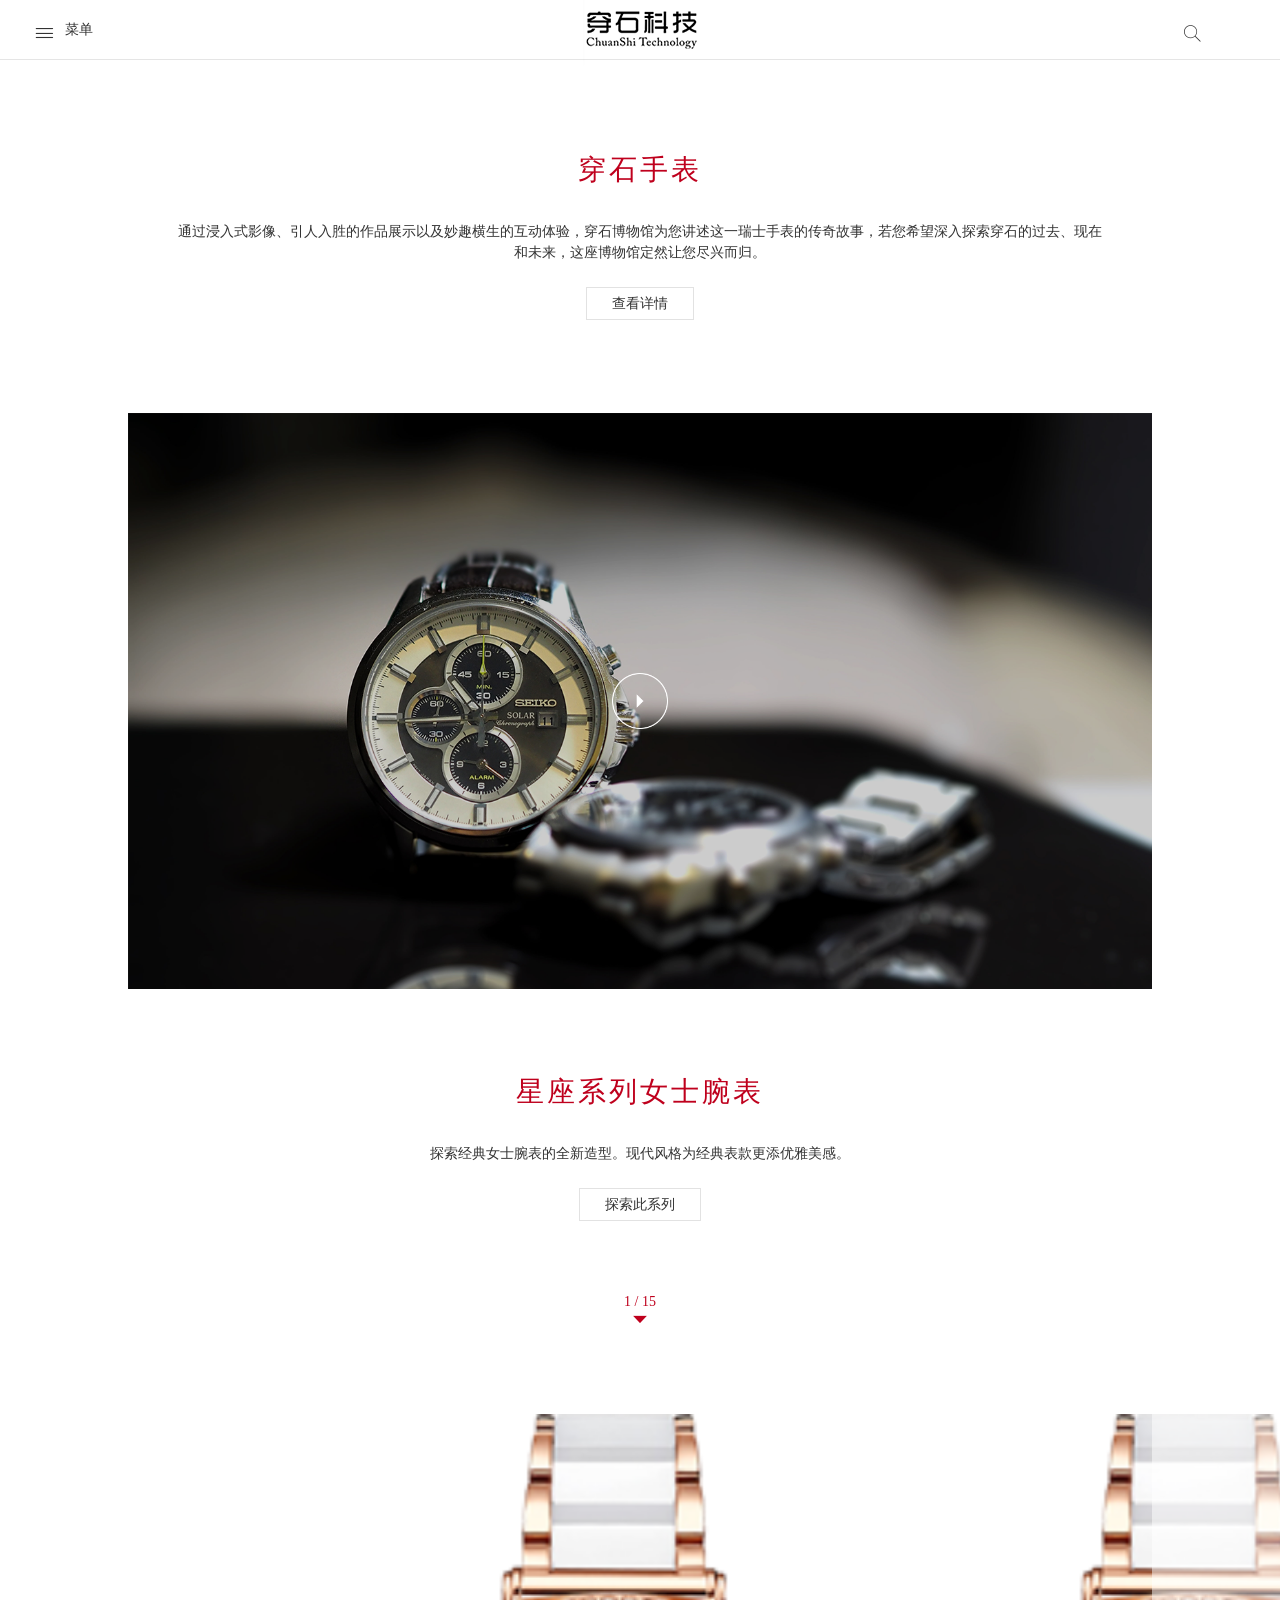
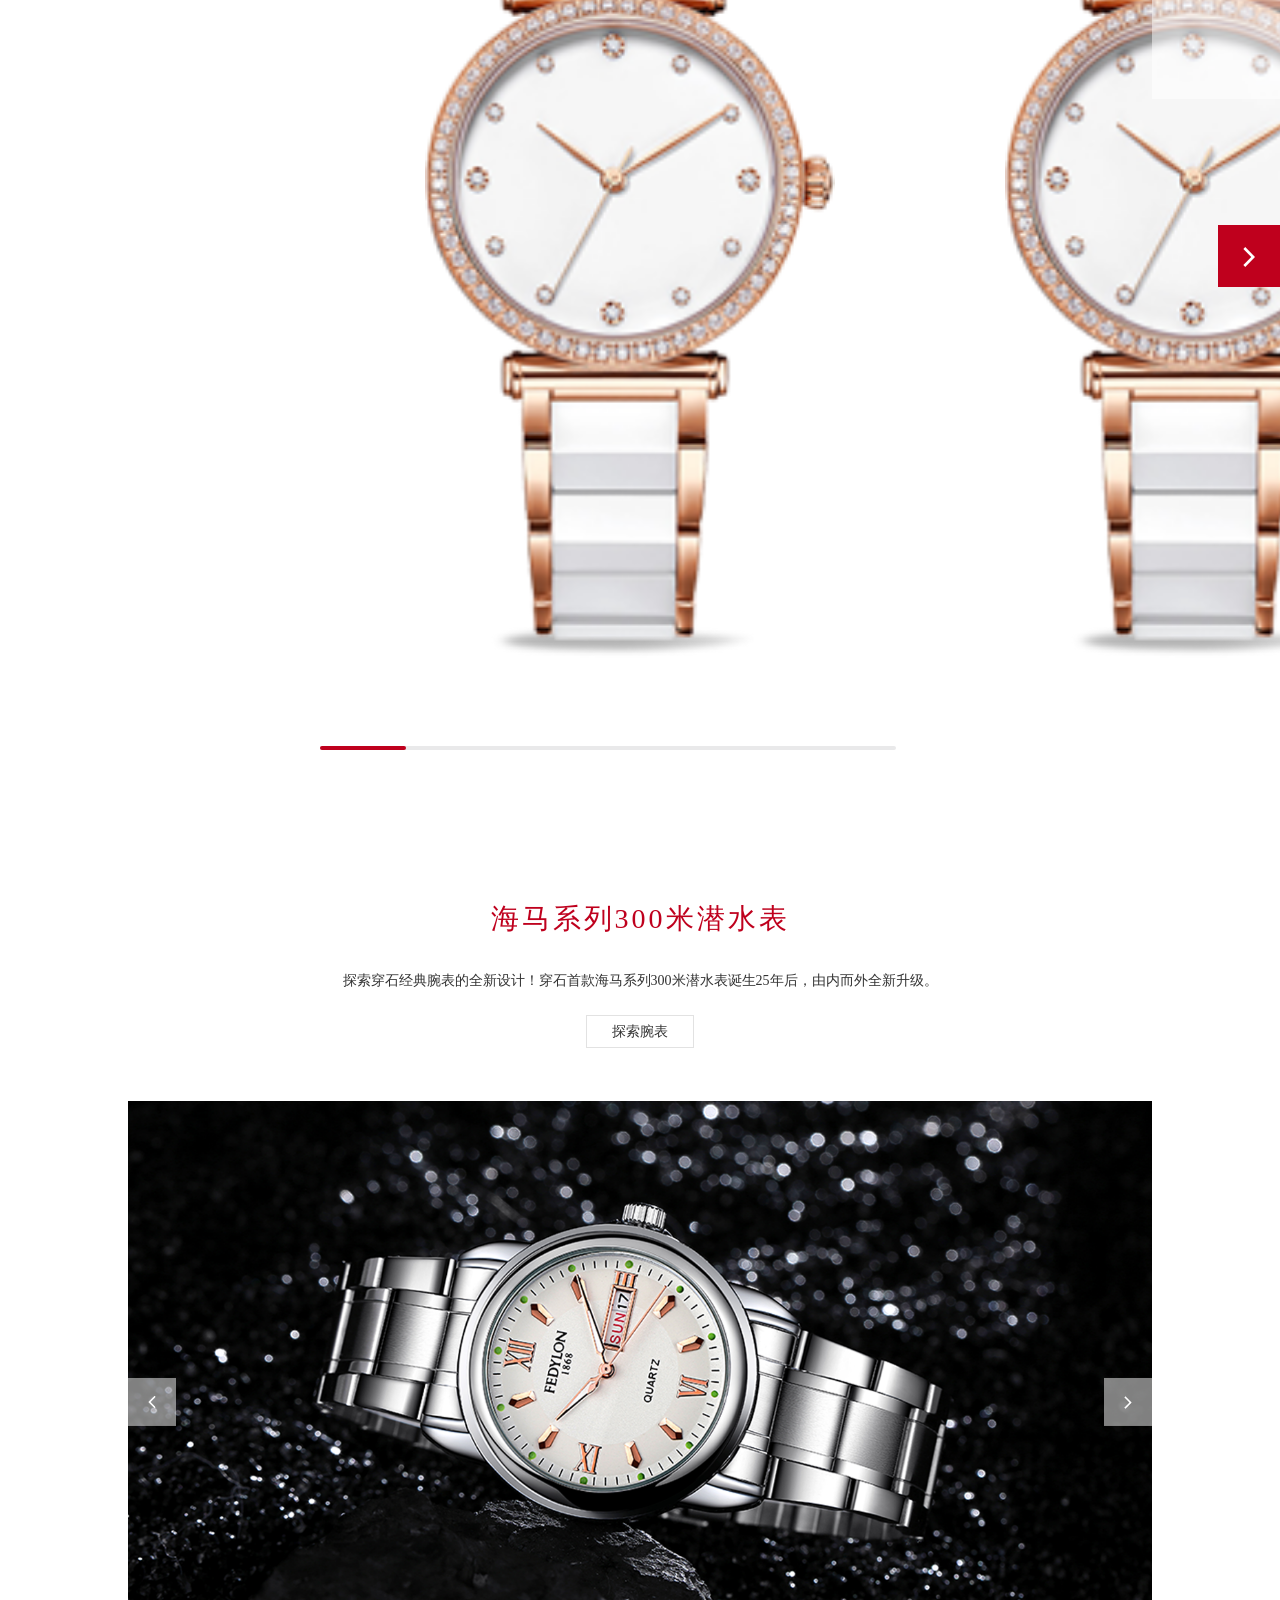
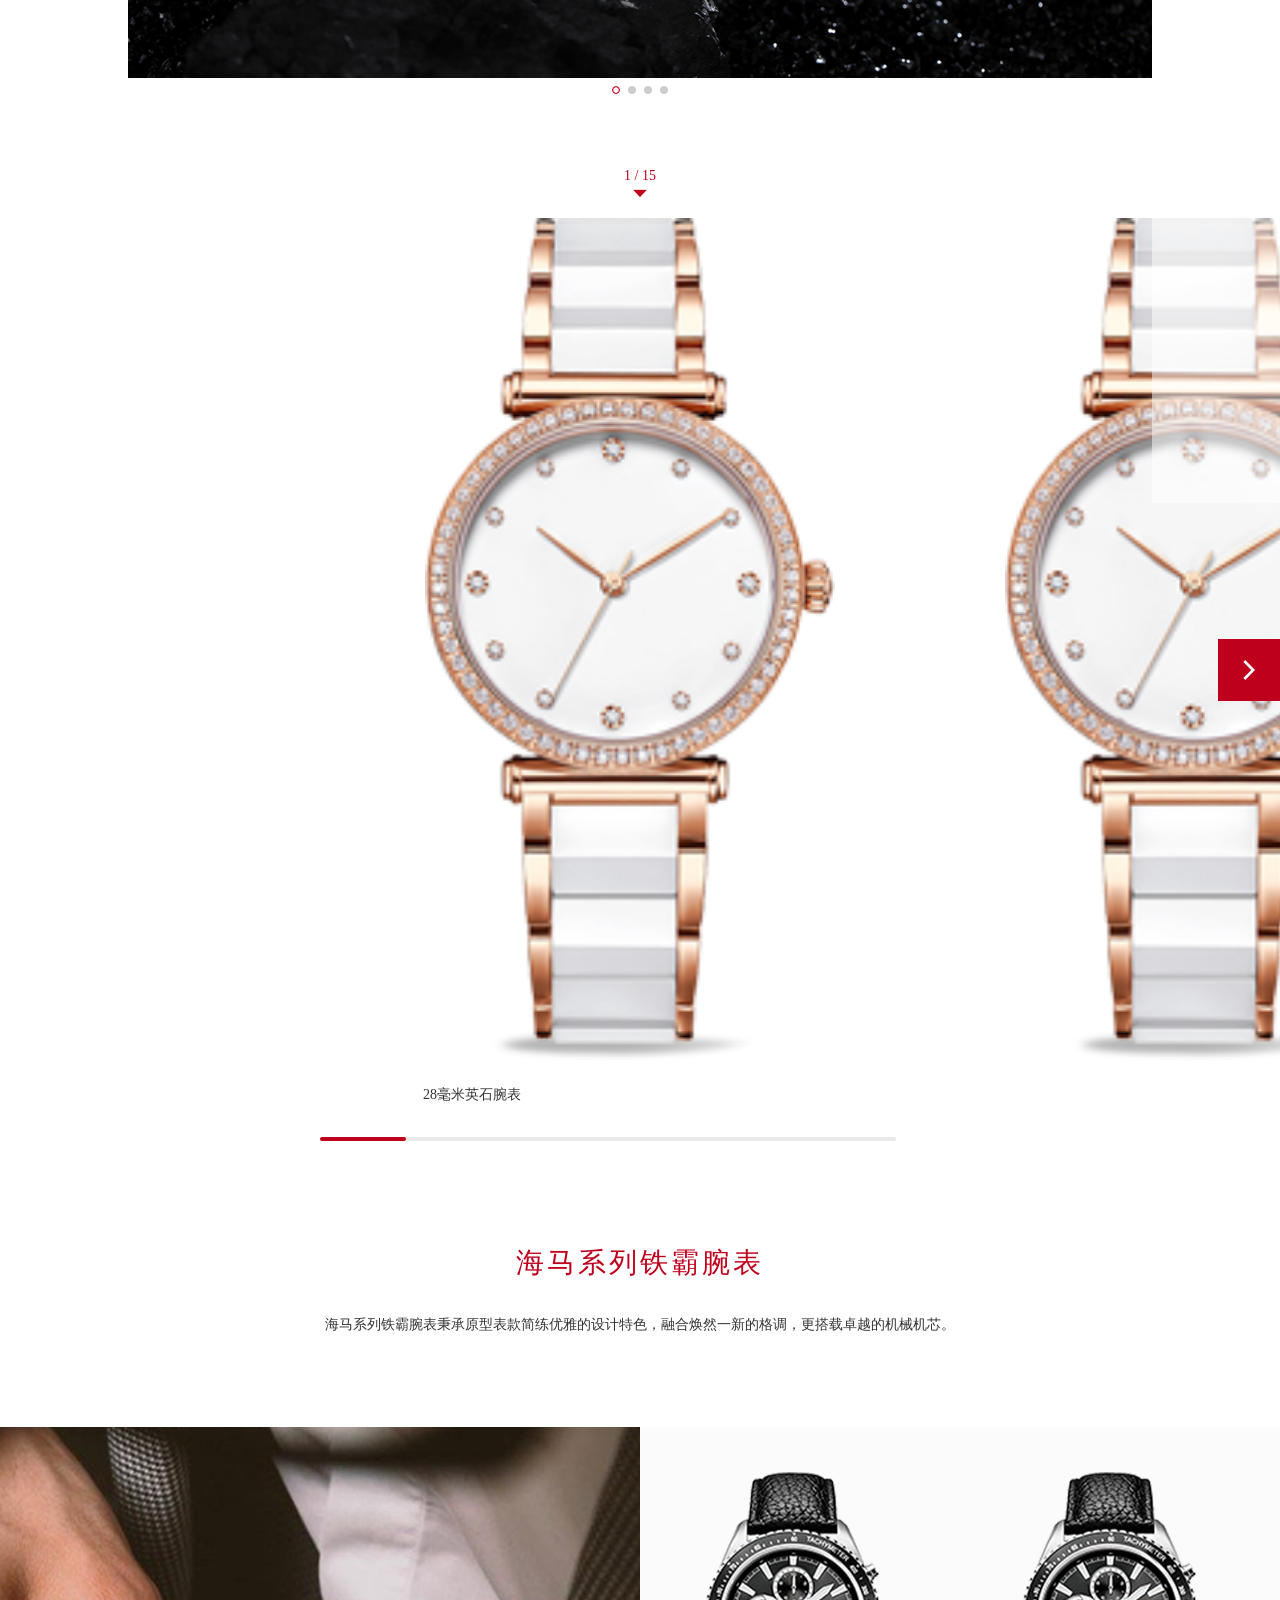
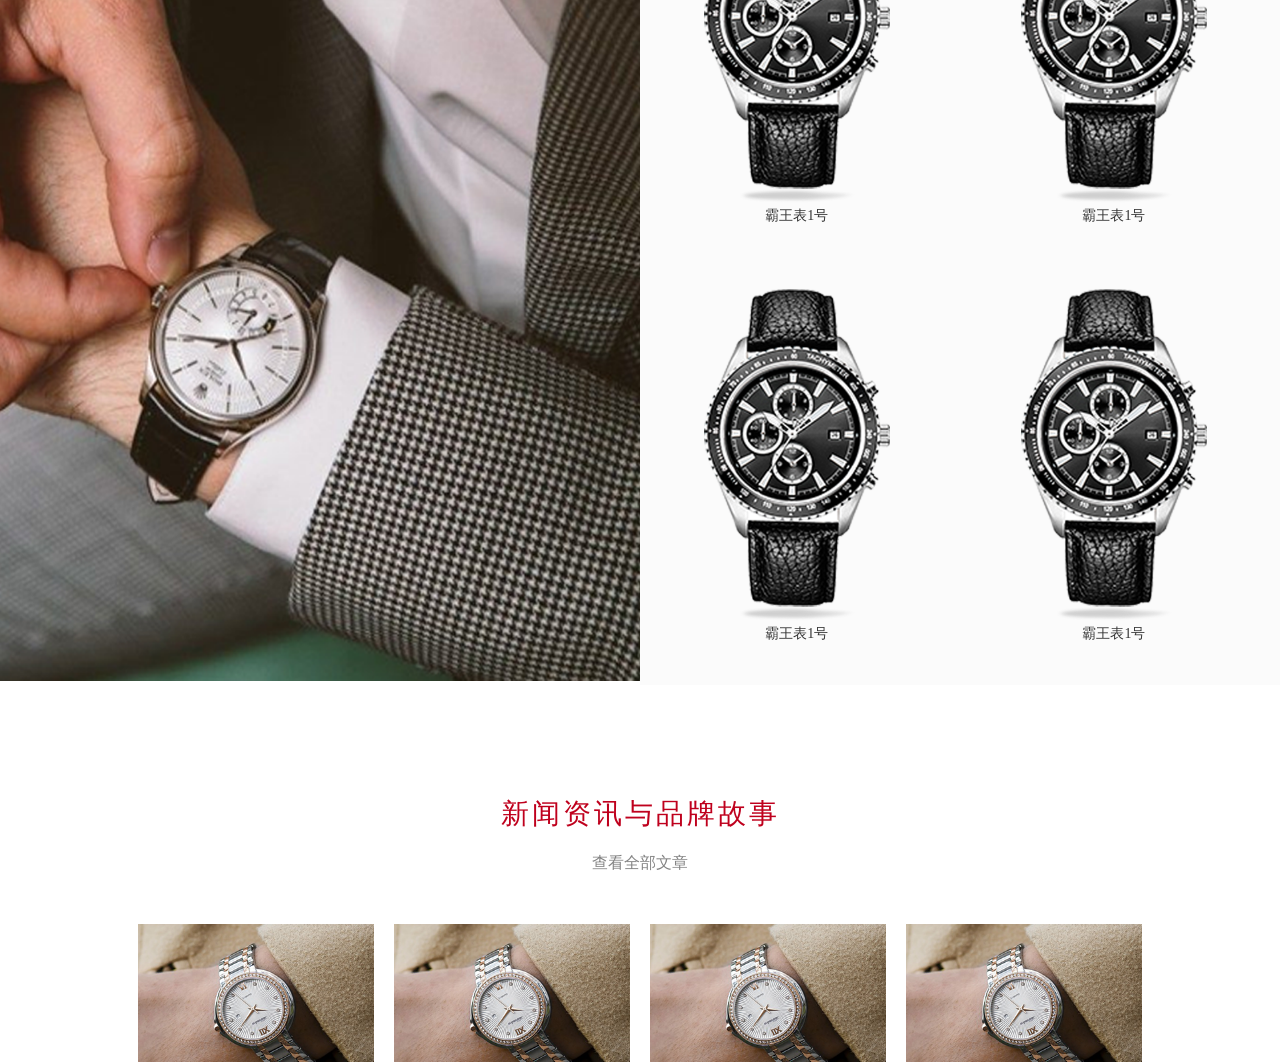
<file: index.html>
<!DOCTYPE html>
<html lang="en">

<head>
    <meta http-equiv="Content-Type" content="text/html; charset=UTF-8" />
    <meta http-equiv="content-language" content="zh-CN" />
    <meta name="viewport" content="width=device-width,initial-scale=1.0,user-scalable=no" />
    <meta name="apple-mobile-web-app-capable" content="yes" />
    <meta name="apple-mobile-web-app-status-bar-style" content="black" />
    <meta name="format-detection" content="telephone=no" />
    <meta name="Keywords" content="" />
    <meta name="Description" content="" />
    <meta name="author" content="" />
    <meta name="renderer" content="webkit">
    <meta http-equiv="X-UA-Compatible" content="IE=Edge,chrome=1">
    <title>Document</title>
    <link rel="stylesheet" href="./css/base.css">
    <link rel="stylesheet" href="./css/index.css">
    <link rel="stylesheet" href="./css/border.css">
    <link rel="stylesheet" type="text/css" href="./css/animate.min.css">
    <link rel="stylesheet" href="./css/swiper.css">
</head>

<body>
    <div class="header">
        <div class="menu">
            <span class="iconfont tubiao1">&#xe63c;</span>
            <span class="iconfont tubiao2">&#xe616;</span>
            <span class="caidan">菜单</span>
        </div>
        <div class="logo">
            <a href="./index.html"><img src="./images/logo_2.png" alt=""></a>
        </div>
        <div class="accounts">
            <span class="iconfont tubiao3">&#xe638;</span>
            <div class="close tubiao3">
                <span class="btn">关闭</span>
                <span class="iconfont tubiao6">&#xe616;</span>
            </div>
        </div>
    </div>
    <div class="search_wrapper">
        <div class="search1">
            <input class="shuru" type="text" placeholder="搜索......">
            <a href="./search.html"><span class="iconfont tubiao5">&#xe638;</span></a>
        </div>
    </div>
    <div class="m-sub-menu">
        <div class="list-wrap">
            <li class="pro">
                <a class="col-box" href="javascript:;"><span class="tit">产品系列</span><span class="fr point"></span></a>
                <span class="iconfont tubiao rotate">&#xe637;</span>
                <div class="children-pro">
                    <div class="title">
                        <span class="pro-title">产品系列</span>
                        <span class="iconfont tubiao rotate">&#xe611;</span>
                    </div>
                    <div class="title1">
                        <span>腕表</span>
                        <span class="iconfont tubiao1 rotate">&#xe637;</span>
                        <div class="children-pro2">
                            <div class="title3">
                                <span>腕表</span>
                                <span class="iconfont tubiao3 rotate">&#xe611;</span>
                            </div>
                            <div>
                                <a href="./detail.html">
                                    <span>星座系列</span>
                                </a>
                            </div>
                            <div>
                                <a href="./detail.html">
                                    <span>至尊系列</span>
                                </a>
                            </div>
                            <div>
                                <a href="./detail.html">
                                    <span>生肖系列</span>
                                </a>
                            </div>
                            <div>
                                <a href="./detail.html">
                                    <span>海马系列</span>
                                </a>
                            </div>
                            <div>
                                <a href="./detail.html">
                                    <span>钻石系列</span>
                                </a>
                            </div>
                        </div>
                    </div>
                    <div>
                        <a href="./sort_detail.html"><span>表带</span></a>
                    </div>
                    <div>
                        <a href="./sort_detail.html"><span>表带</span></a>
                    </div>
                    <div>
                        <a href="./sort_detail.html"><span>表带</span></a>
                    </div>
                </div>
            </li>
            <li class="pro">
                <a class="col-box" href="./about.html"><span class="tit">关于我们</span><span class="fr point"></span></a>
            </li>
            <li class="pro">
                <a class="col-box" href="./news.html"><span class="tit">新闻资讯与品牌故事</span><span
                        class="fr point"></span></a>
            </li>
            <li class="pro">
                <a class="col-box" href="./contact.html"><span class="tit">联系我们</span><span class="fr point"></span></a>
            </li>
        </div>
    </div>
    <div class="m-menu2">
        <div class="top-box f-cb">
            <span class="iconfont close">&#xe616;</span>
            <span class="close2">关闭</span>
        </div>
        <div class="list-wrap">
            <li>
                <span class="tit">产品系列</span>
                <div class="children-list-wrap">
                    <ul class="list">
                        <li>
                            <span class="open">腕表</span>
                            <ul class="children">
                                <li><a href="./detail.html">星座系列</a></li>
                                <li><a href="./detail.html">至尊系列</a></li>
                                <li><a href="./detail.html">生肖系列</a></li>
                                <li><a href="./detail.html">海马系列</a></li>
                                <li><a href="./detail.html">钻石系列</a></li>
                            </ul>
                        </li>
                        <li><a href="./sort_detail.html"><span>表带</span></a></li>
                        <li><a href="./sort_detail.html"><span>表带</span></a></li>
                        <li><a href="./sort_detail.html"><span>表带</span></a></li>
                    </ul>
                </div>
            </li>
            <li>
                <a class="col-box" href="./about.html"><span class="tit">关于我们</span><span class="fr point"></span></a>
            </li>
            <li>
                <a class="col-box" href="./news.html"><span class="tit">新闻资讯与品牌故事</span><span
                        class="fr point"></span></a>
            </li>
            <li>
                <a class="col-box" href="./contact.html"><span class="tit">联系我们</span><span class="fr point"></span></a>
            </li>

        </div>
    </div>
    <div class="m-menu2-overlay"></div>
    <div class="lb_box">
        <div class="swiper-container swiper-container1">
            <div class="swiper-wrapper">
                <div class="swiper-slide">
                    <img class="banner_img" style="width: 100%;" src="./images/banner.png" alt="">
                    <div class="introduce">
                        <img class="logo_img" src="./images/logo2.png" alt="">
                        <div class="p_box1">
                            <p class="p2">
                                穿石系列 “穿石网络1号”<br />70周年纪念限量版腕表
                            </p>
                            <a href="./product.html">
                                <p class="search">
                                    探索此款腕表
                                </p>
                            </a>
                        </div>
                    </div>
                </div>
                <div class="swiper-slide">
                    <img class="banner_img" style="width: 100%;" src="./images/banner.png" alt="">
                    <div class="introduce">
                        <img class="logo_img" src="./images/logo2.png" alt="">
                        <div class="p_box1">
                            <p>
                                穿石系列 “穿石网络1号”<br />70周年纪念限量版腕表
                            </p>
                            <a href="./product.html">
                                <p class="search">
                                    探索此款腕表
                                </p>
                            </a>
                        </div>
                    </div>
                </div>
                <div class="swiper-slide">
                    <img class="banner_img" style="width: 100%;" src="./images/banner.png" alt="">
                    <div class="introduce">
                        <img class="logo_img" src="./images/logo2.png" alt="">
                        <div class="p_box1">
                            <p>
                                穿石系列 “穿石网络1号”<br />70周年纪念限量版腕表
                            </p>
                            <a href="./product.html">
                                <p class="search">
                                    探索此款腕表
                                </p>
                            </a>
                        </div>
                    </div>
                </div>
                <div class="swiper-slide">
                    <img class="banner_img" style="width: 100%;" src="./images/banner.png" alt="">
                    <div class="introduce">
                        <img class="logo_img" src="./images/logo2.png" alt="">
                        <div class="p_box1">
                            <p>
                                穿石系列 “穿石网络1号”<br />70周年纪念限量版腕表
                            </p>
                            <a href="./product.html">
                                <p class="search">
                                    探索此款腕表
                                </p>
                            </a>
                        </div>
                    </div>
                </div>
            </div>
            <!-- 如果需要滚动条 -->
            <div class="swiper-pagination"></div>
        </div>
    </div>
    <div class="ppt1 text aniview" av-animation="fadeIn">
        <p class="title">穿石手表</p>
        <div class="">
            <div class="more-text">
                <p>通过浸入式影像、引人入胜的作品展示以及妙趣横生的互动体验，穿石博物馆为您讲述这一瑞士手表的传奇故事，若您希望深入探索穿石的过去、现在和未来，这座博物馆定然让您尽兴而归。</p>
            </div>
        </div>
        <a class="detail" href="./about.html">
            <span>查看详情</span>
        </a>
    </div>
    <div class="ppt2 aniview" av-animation="fadeInUp">
        <video src="" poster="./images/video.png"></video>
        <div class="box">
            <div class="center">
                <img src="./images/play.png" alt="">
            </div>
        </div>
    </div>
    <div class="ppt3 text aniview" av-animation="fadeIn">
        <p class="title">星座系列女士腕表</p>
        <div class="">
            <div class="more-text">
                <p>探索经典女士腕表的全新造型。现代风格为经典表款更添优雅美感。</p>
            </div>
        </div>
        <a class="detail" href="./detail.html">
            <span>探索此系列</span>
        </a>
    </div>
    <div class="ppt4 aniview" av-animation="fadeIn">
        <div class="swiper-container2">
            <div class="swiper-wrapper">
                <div class="swiper-slide" url="./product.html">
                    <div class="wrapper">
                        <img src="./images/prduce.png" alt="">
                        <p>28毫米英石腕表</p>
                    </div>
                </div>
                <div class="swiper-slide" url="./product.html">
                    <div class="wrapper">
                        <img src="./images/prduce.png" alt="">
                        <p>28毫米英石腕表</p>
                    </div>
                </div>
                <div class="swiper-slide" url="./product.html">
                    <div class="wrapper">
                        <img src="./images/prduce.png" alt="">
                        <p>28毫米英石腕表</p>
                    </div>
                </div>
                <div class="swiper-slide" url="./product.html">
                    <div class="wrapper">
                        <img src="./images/prduce.png" alt="">
                        <p>28毫米英石腕表</p>
                    </div>
                </div>
                <div class="swiper-slide" url="./product.html">
                    <div class="wrapper">
                        <img src="./images/prduce.png" alt="">
                        <p>28毫米英石腕表</p>
                    </div>
                </div>
                <div class="swiper-slide" url="./product.html">
                    <div class="wrapper">
                        <img src="./images/prduce.png" alt="">
                        <p>28毫米英石腕表</p>
                    </div>
                </div>
                <div class="swiper-slide" url="./product.html">
                    <div class="wrapper">
                        <img src="./images/prduce.png" alt="">
                        <p>28毫米英石腕表</p>
                    </div>
                </div>
                <div class="swiper-slide" url="./product.html">
                    <div class="wrapper">
                        <img src="./images/prduce.png" alt="">
                        <p>28毫米英石腕表</p>
                    </div>
                </div>
                <div class="swiper-slide" url="./product.html">
                    <div class="wrapper">
                        <img src="./images/prduce.png" alt="">
                        <p>28毫米英石腕表</p>
                    </div>
                </div>
                <div class="swiper-slide" url="./product.html">
                    <div class="wrapper">
                        <img src="./images/prduce.png" alt="">
                        <p>28毫米英石腕表</p>
                    </div>
                </div>
                <div class="swiper-slide" url="./product.html">
                    <div class="wrapper">
                        <img src="./images/prduce.png" alt="">
                        <p>28毫米英石腕表</p>
                    </div>
                </div>
                <div class="swiper-slide" url="./product.html">
                    <div class="wrapper">
                        <img src="./images/prduce.png" alt="">
                        <p>28毫米英石腕表</p>
                    </div>
                </div>
                <div class="swiper-slide" url="./product.html">
                    <div class="wrapper">
                        <img src="./images/prduce.png" alt="">
                        <p>28毫米英石腕表</p>
                    </div>
                </div>
                <div class="swiper-slide" url="./product.html">
                    <div class="wrapper">
                        <img src="./images/prduce.png" alt="">
                        <p>28毫米英石腕表</p>
                    </div>
                </div>
                <div class="swiper-slide" url="./product.html">
                    <div class="wrapper">
                        <img src="./images/prduce.png" alt="">
                        <p>28毫米英石腕表</p>
                    </div>
                </div>
            </div>
            <div class="kong1"></div>
            <div class="kong2"></div>

            <!-- Add Pagination -->
            <div class="swiper-pagination swiper-pagination2"></div>
            <div class="swiper-scrollbar"></div>
            <!-- Add Arrows -->
            <div class="swiper-button-next swiper-button-next2"></div>
            <div class="swiper-button-prev swiper-button-prev2"></div>
        </div>
    </div>
    <div class="ppt6 text aniview" av-animation="fadeIn">
        <p class="title">海马系列300米潜水表</p>
        <div class="">
            <div class="more-text">
                <p>探索穿石经典腕表的全新设计！穿石首款海马系列300米潜水表诞生25年后，由内而外全新升级。</p>
            </div>
        </div>
        <a class="detail" href="./product.html">
            <span>探索腕表</span>
        </a>
    </div>
    <div class="ppt7 aniview" av-animation="fadeIn">
        <div class="swiper-container3">
            <div class="swiper-wrapper">
                <div class="swiper-slide"><img src="./images/banner2.png" alt=""></div>
                <div class="swiper-slide"><img src="./images/banner2.png" alt=""></div>
                <div class="swiper-slide"><img src="./images/banner2.png" alt=""></div>
                <div class="swiper-slide"><img src="./images/banner2.png" alt=""></div>
            </div>
            <!-- Add Pagination -->
            <div class="swiper-pagination3"></div>
            <!-- Add Arrows -->
            <div class="swiper-button-next swiper-button-next3"></div>
            <div class="swiper-button-prev swiper-button-prev3"></div>
        </div>
    </div>
    <div class="ppt8 aniview" av-animation="fadeIn">
        <div class="swiper-container4">
            <div class="swiper-wrapper">
                <div class="swiper-slide" url="./product.html">
                    <div class="wrapper">
                        <img src="./images/prduce.png" alt="">
                        <p>28毫米英石腕表</p>
                    </div>
                </div>
                <div class="swiper-slide" url="./product.html">
                    <div class="wrapper">
                        <img src="./images/prduce.png" alt="">
                        <p>28毫米英石腕表</p>
                    </div>
                </div>
                <div class="swiper-slide" url="./product.html">
                    <div class="wrapper">
                        <img src="./images/prduce.png" alt="">
                        <p>28毫米英石腕表</p>
                    </div>
                </div>
                <div class="swiper-slide" url="./product.html">
                    <div class="wrapper">
                        <img src="./images/prduce.png" alt="">
                        <p>28毫米英石腕表</p>
                    </div>
                </div>
                <div class="swiper-slide" url="./product.html">
                    <div class="wrapper">
                        <img src="./images/prduce.png" alt="">
                        <p>28毫米英石腕表</p>
                    </div>
                </div>
                <div class="swiper-slide" url="./product.html">
                    <div class="wrapper">
                        <img src="./images/prduce.png" alt="">
                        <p>28毫米英石腕表</p>
                    </div>
                </div>
                <div class="swiper-slide" url="./product.html">
                    <div class="wrapper">
                        <img src="./images/prduce.png" alt="">
                        <p>28毫米英石腕表</p>
                    </div>
                </div>
                <div class="swiper-slide" url="./product.html">
                    <div class="wrapper">
                        <img src="./images/prduce.png" alt="">
                        <p>28毫米英石腕表</p>
                    </div>
                </div>
                <div class="swiper-slide" url="./product.html">
                    <div class="wrapper">
                        <img src="./images/prduce.png" alt="">
                        <p>28毫米英石腕表</p>
                    </div>
                </div>
                <div class="swiper-slide" url="./product.html">
                    <div class="wrapper">
                        <img src="./images/prduce.png" alt="">
                        <p>28毫米英石腕表</p>
                    </div>
                </div>
                <div class="swiper-slide" url="./product.html">
                    <div class="wrapper">
                        <img src="./images/prduce.png" alt="">
                        <p>28毫米英石腕表</p>
                    </div>
                </div>
                <div class="swiper-slide" url="./product.html">
                    <div class="wrapper">
                        <img src="./images/prduce.png" alt="">
                        <p>28毫米英石腕表</p>
                    </div>
                </div>
                <div class="swiper-slide" url="./product.html">
                    <div class="wrapper">
                        <img src="./images/prduce.png" alt="">
                        <p>28毫米英石腕表</p>
                    </div>
                </div>
                <div class="swiper-slide" url="./product.html">
                    <div class="wrapper">
                        <img src="./images/prduce.png" alt="">
                        <p>28毫米英石腕表</p>
                    </div>
                </div>
                <div class="swiper-slide" url="./product.html">
                    <div class="wrapper">
                        <img src="./images/prduce.png" alt="">
                        <p>28毫米英石腕表</p>
                    </div>
                </div>
            </div>
            <div class="kong1"></div>
            <div class="kong2"></div>
            <!-- Add Pagination -->
            <div class="swiper-pagination swiper-pagination4"></div>
            <div class="swiper-scrollbar"></div>
            <!-- Add Arrows -->
            <div class="swiper-button-next swiper-button-next4"></div>
            <div class="swiper-button-prev swiper-button-prev4"></div>
        </div>
    </div>
    <div class="ppt9 text aniview" av-animation="fadeIn">
        <p class="title">海马系列铁霸腕表</p>
        <div class="">
            <div class="more-text">
                <p>海马系列铁霸腕表秉承原型表款简练优雅的设计特色，融合焕然一新的格调，更搭载卓越的机械机芯。</p>
            </div>
        </div>
    </div>
    <div class="ppt10 aniview" av-animation="fadeIn">
        <div class="wrapper2">
            <div class="left">
                <div class="img_box1">
                    <img src="./images/img8.png" alt="">
                </div>
            </div>
            <div class="right">
                <div class="img_box2">
                    <ul>
                        <li>
                            <a href="./product.html">
                                <img src="./images/biao3.png" alt="">
                                <p>霸王表1号</p>
                            </a>
                        </li>
                        <li>
                            <a href="./product.html">
                                <img src="./images/biao3.png" alt="">
                                <p>霸王表1号</p>
                            </a>
                        </li>
                        <li>
                            <a href="./product.html">
                                <img src="./images/biao3.png" alt="">
                                <p>霸王表1号</p>
                            </a>
                        </li>
                        <li>
                            <a href="./product.html">
                                <img src="./images/biao3.png" alt="">
                                <p>霸王表1号</p>
                            </a>
                        </li>
                    </ul>
                </div>
            </div>
        </div>
        <div class="wrapper3">
            <div class="top">
                <div class="img_box">
                    <img src="./images/img8.png" alt="">
                </div>
            </div>
            <div class="bottom">
                <div class="swiper-container5">
                    <div class="swiper-wrapper">
                        <div class="swiper-slide" url="./product.html">
                            <img src="./images/biao3.png" alt="">
                            <p>霸王表1号</p>
                        </div>
                        <div class="swiper-slide" url="./product.html">
                            <img src="./images/biao3.png" alt="">
                            <p>霸王表1号</p>
                        </div>
                        <div class="swiper-slide" url="./product.html">
                            <img src="./images/biao3.png" alt="">
                            <p>霸王表1号</p>
                        </div>
                        <div class="swiper-slide" url="./product.html">
                            <img src="./images/biao3.png" alt="">
                            <p>霸王表1号</p>
                        </div>
                    </div>
                </div>
            </div>
        </div>
    </div>
    <div class="ppt11 text aniview" av-animation="fadeIn">
        <p class="title">新闻资讯与品牌故事</p>
        <a href="./news.html">
            <p class="title_all">查看全部文章</p>
        </a>
    </div>
    <div class="ppt12 aniview" av-animation="fadeIn">
        <div class="news_box">
            <div class="news">
                <a href="./news_detail.html">
                    <div class="img_box">
                        <img src="./images/xinwen.png" alt="">
                    </div>
                    <div class="text_box">
                        <p class="title1">腕表</p>
                        <p class="title2">穿石腕表正式推出某系列腕表</p>
                        <p class="content">穿石科技主营业务：网站建设，小程序，智慧店铺搭建，APP制作等软件开发业务。</p>
                    </div>
                </a>
            </div>
            <div class="news">
                <a href="./news_detail.html">
                    <div class="img_box">
                        <img src="./images/xinwen.png" alt="">
                    </div>
                    <div class="text_box">
                        <p class="title1">分类</p>
                        <p class="title2">标题标题标题标题标题标题</p>
                        <p class="content">内容内容内容内容内容内容内容内容内容内容内容内容内容内容内容内容内容内容内容内容内容内容</p>
                    </div>
                </a>
            </div>
            <div class="news">
                <a href="./news_detail.html">
                    <div class="img_box">
                        <img src="./images/xinwen.png" alt="">
                    </div>
                    <div class="text_box">
                        <p class="title1">分类</p>
                        <p class="title2">标题标题标题标题标题标题</p>
                        <p class="content">内容内容内容内容内容内容内容内容内容内容内容内容内容内容内容内容内容内容内容内容内容内容</p>
                    </div>
                </a>
            </div>
            <div class="news">
                <a href="./news_detail.html">
                    <div class="img_box">
                        <img src="./images/xinwen.png" alt="">
                    </div>
                    <div class="text_box">
                        <p class="title1">分类</p>
                        <p class="title2">标题标题标题标题标题标题</p>
                        <p class="content">内容内容内容内容内容内容内容内容内容内容内容内容内容内容内容内容内容内容内容内容内容内容</p>
                    </div>
                </a>
            </div>
        </div>
    </div>
    <div class="footer">
        <div class="footer_wrapper">
            <div class="man">
                <p class="title">男士系列</p>
                <ul>
                    <li><a href="./detail.html">穿石系列</a></li>
                    <li><a href="./detail.html">星座系列</a></li>
                    <li><a href="./detail.html">海马系列</a></li>
                    <li><a href="./detail.html">至尊系列</a></li>
                    <li><a href="./detail.html">星座系列</a></li>
                    <li><a href="./detail.html">海马系列</a></li>
                </ul>
            </div>
            <div class="madam">
                <p class="title">女士系列</p>
                <ul>
                    <li><a href="./detail.html">穿石系列</a></li>
                    <li><a href="./detail.html">星座系列</a></li>
                    <li><a href="./detail.html">海马系列</a></li>
                    <li><a href="./detail.html">至尊系列</a></li>
                    <li><a href="./detail.html">星座系列</a></li>
                    <li><a href="./detail.html">海马系列</a></li>
                </ul>
            </div>
            <div class="contact">
                <a href="./contact.html">
                    <p class="title contact2">联系我们</p>
                </a>
            </div>
        </div>
        <div class="footer_bottom">
            <p>Copyright © 宁波穿石网络科技有限公司 All rights reserved &nbsp;&nbsp;&nbsp;<a href="http://www.beian.miit.gov.cn">技术支持：穿石科技</a></p>
        </div>
    </div>
</body>
<script src="js/jquery-1.11.3.min.js"></script>
<script src="js/swiper.min.js"></script>
<script type="text/javascript" src="./js/jquery.aniview.min.js"></script>
<script src="js/base.js"></script>
<script>
    var swiper1 = new Swiper('.swiper-container1', {
        spaceBetween: 0,
        loop: true,
        autoHeight: true,
        updateOnImagesReady: true,
        pagination: {
            el: '.swiper-pagination',
            clickable: true,
        },
        observer: true,
        on: {
            resize: function(){
                if ($(window).width() < 650) {
                    $(".lb_box .swiper-slide").css("height", $(".lb_box .swiper-slide").width() / 0.7);
                    this.update();
                }
            }
        },
    });
    $(function(){
        if ($(window).width() < 650) {
            $(".lb_box .swiper-slide").css("height", $(".lb_box .swiper-slide").width() / 0.7);
        }
    })
    $('.ppt2').click(function(){
        $(this).find(".box").addClass("active");
        $(this).find("video").attr("controls", 'controls');
        $(this).find("video")[0].play();
        $(this).find("video")[0].onended = function(){
            $(this)[0].load();
            $(this).parent().find(".box").removeClass("active");
            $(this).removeAttr("controls");
        }
    })
    var swiper2 = new Swiper('.swiper-container2', {
        slidesPerView: 6.5,
        spaceBetween: 170,
        slidesOffsetBefore: 10,
        centeredSlides: true,
        breakpoints: {
            1500: {
                slidesOffsetBefore: -10,
            },
            1200: {
                slidesOffsetBefore: -20,
            },
            1100: {
                slidesPerView: 5,
                slidesOffsetBefore: -6,
            },
            1000: {
                slidesPerView: 5,
                slidesOffsetBefore: -15,
            },
            850: {
                slidesPerView: 5,
                slidesOffsetBefore: -30,
            },
            750: {
                slidesPerView: 4.5,
                slidesOffsetBefore: -30,
            },
            600: {
                slidesPerView: 4,
                slidesOffsetBefore: -30,
            },
            550: {
                slidesPerView: 3.5,
                slidesOffsetBefore: -30,
            },
            450: {
                slidesPerView: 3,
                slidesOffsetBefore: -30,
            },
            380: {
                slidesPerView: 3,
                slidesOffsetBefore: -45,
            },
            320: {
                slidesPerView: 2.5,
                slidesOffsetBefore: -35,
            },
        },
        pagination: {
            el: '.swiper-pagination2',
            type: 'fraction',
        },
        scrollbar: {
            el: '.swiper-scrollbar',
            draggable: true,
        },
        navigation: {
            nextEl: '.swiper-button-next2',
            prevEl: '.swiper-button-prev2',
        },
    });
    $('.ppt4 .swiper-slide').hover(function(){
        $(this).children('p').css({ 'opacity': '1', 'color': '#bf001d' });
    })
    $('.ppt4 .swiper-slide').mouseleave(function(){
        $(this).children('p').css('opacity', '0');
    })
    $('.ppt4 .swiper-slide').on('click', function(){
        window.location.href = $(this).attr('url');
    })
    var swiper3 = new Swiper('.swiper-container3', {
        spaceBetween: 0,
        slidesPerView: 1,
        loop: true,
        pagination: {
            el: '.swiper-pagination3',
            clickable: true,
        },
        navigation: {
            nextEl: '.swiper-button-next3',
            prevEl: '.swiper-button-prev3',
        },
    });
    var swiper4 = new Swiper('.swiper-container4', {
        slidesPerView: 6.5,
        spaceBetween: 170,
        slidesOffsetBefore: 10,
        centeredSlides: true,
        breakpoints: {
            1500: {
                slidesOffsetBefore: -10,
            },
            1200: {
                slidesOffsetBefore: -20,
            },
            1100: {
                slidesPerView: 5,
                slidesOffsetBefore: -6,
            },
            1000: {
                slidesPerView: 5,
                slidesOffsetBefore: -15,
            },
            850: {
                slidesPerView: 5,
                slidesOffsetBefore: -30,
            },
            750: {
                slidesPerView: 4.5,
                slidesOffsetBefore: -30,
            },
            600: {
                slidesPerView: 4,
                slidesOffsetBefore: -30,
            },
            550: {
                slidesPerView: 3.5,
                slidesOffsetBefore: -30,
            },
            450: {
                slidesPerView: 3,
                slidesOffsetBefore: -30,
            },
            380: {
                slidesPerView: 3,
                slidesOffsetBefore: -45,
            },
            320: {
                slidesPerView: 2.5,
                slidesOffsetBefore: -35,
            },
        },
        pagination: {
            el: '.swiper-pagination4',
            type: 'fraction',
        },
        scrollbar: {
            el: '.swiper-scrollbar',
            draggable: true,
        },
        navigation: {
            nextEl: '.swiper-button-next4',
            prevEl: '.swiper-button-prev4',
        },
    });
    $('.ppt8 .swiper-slide').on('click', function(){
        window.location.href = $(this).attr('url');
        console.log($(this).attr('url'))
    })
    $('.ppt10 .swiper-slide').on('click', function(){
        window.location.href = $(this).attr('url');
        console.log($(this).attr('url'))
    })
    var swiper5 = new Swiper('.swiper-container5', {
        slidesPerView: 2,
        spaceBetween: 30,
        centeredSlides: true,
        breakpoints: {
            1600: {
                slidesPerView: 5,
                spaceBetween: 10,
            },
            768: {
                slidesPerView: 3,
                spaceBetween: 30,
            },
            640: {
                slidesPerView: 2,
                spaceBetween: 20,
            },
            320: {
                slidesPerView: 2,
                spaceBetween: 20,
            }
        },
    });
</script>

</html>
</file>
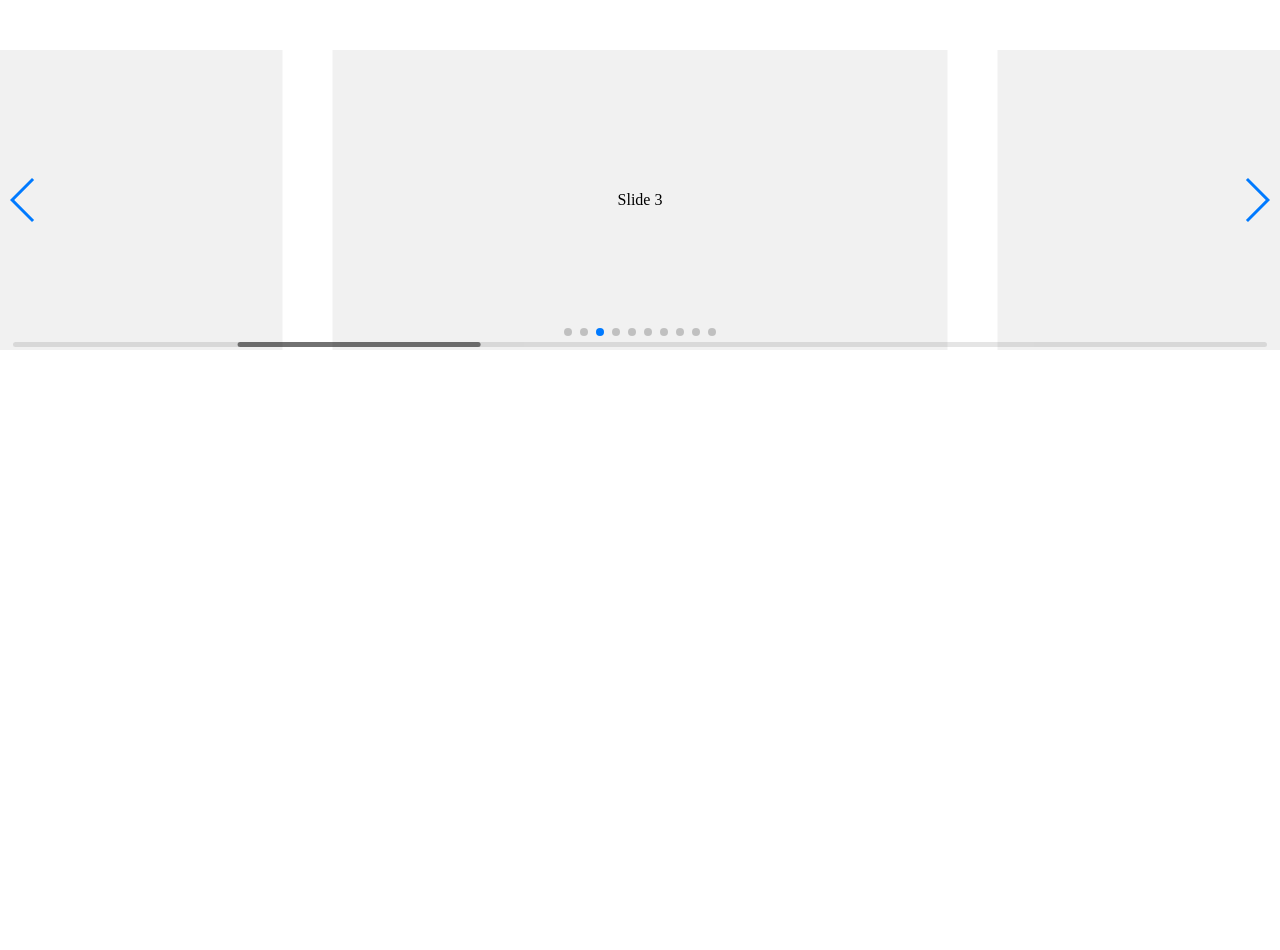
<file: js/swiper-4.3.5/playground/index.html>
<!doctype html>
<html lang="en">
<head>
    <meta charset="UTF-8">
    <title>Swiper Playground</title>
    <link rel="stylesheet" href="../dist/css/swiper.min.css">
    <meta name="viewport" content="width=device-width">
</head>
<body>
    <div class="swiper-container">
        <div class="swiper-scrollbar"></div>
        <div class="swiper-button-prev"></div>
        <div class="swiper-button-next"></div>
        <div class="swiper-wrapper">
            <div class="swiper-slide">Slide 1</div>
            <div class="swiper-slide">Slide 2</div>
            <div class="swiper-slide">Slide 3</div>
            <div class="swiper-slide">Slide 4</div>
            <div class="swiper-slide">Slide 5</div>
            <div class="swiper-slide">Slide 6</div>
            <div class="swiper-slide">Slide 7</div>
            <div class="swiper-slide">Slide 8</div>
            <div class="swiper-slide">Slide 9</div>
            <div class="swiper-slide">Slide 10</div>
        </div>
        <div class="swiper-pagination"></div>
    </div>
    <style>
    body, html {
        padding: 0;
        margin: 0;
        position: relative;
        height: 100%;
    }
    .swiper-container {
        width: 100%;
        height: 300px;
        margin: 50px auto;
    }
    .swiper-slide {
        background: #f1f1f1;
        color:#000;
        text-align: center;
        line-height: 300px;
    }
    </style>
    <script src="../dist/js/swiper.min.js"></script>
    <script>
        var swiper = new Swiper({
            el: '.swiper-container',
            initialSlide: 2,
            spaceBetween: 50,
            slidesPerView: 2,
            centeredSlides: true,
            slideToClickedSlide: true,
            grabCursor: true,
            scrollbar: {
              el: '.swiper-scrollbar',
            },
            mousewheel: {
              enabled: true,
            },
            keyboard: {
              enabled: true,
            },
            pagination: {
              el: '.swiper-pagination',
            },
            navigation: {
              nextEl: '.swiper-button-next',
              prevEl: '.swiper-button-prev',
            },
        });
    </script>
</body>
</html>
</file>
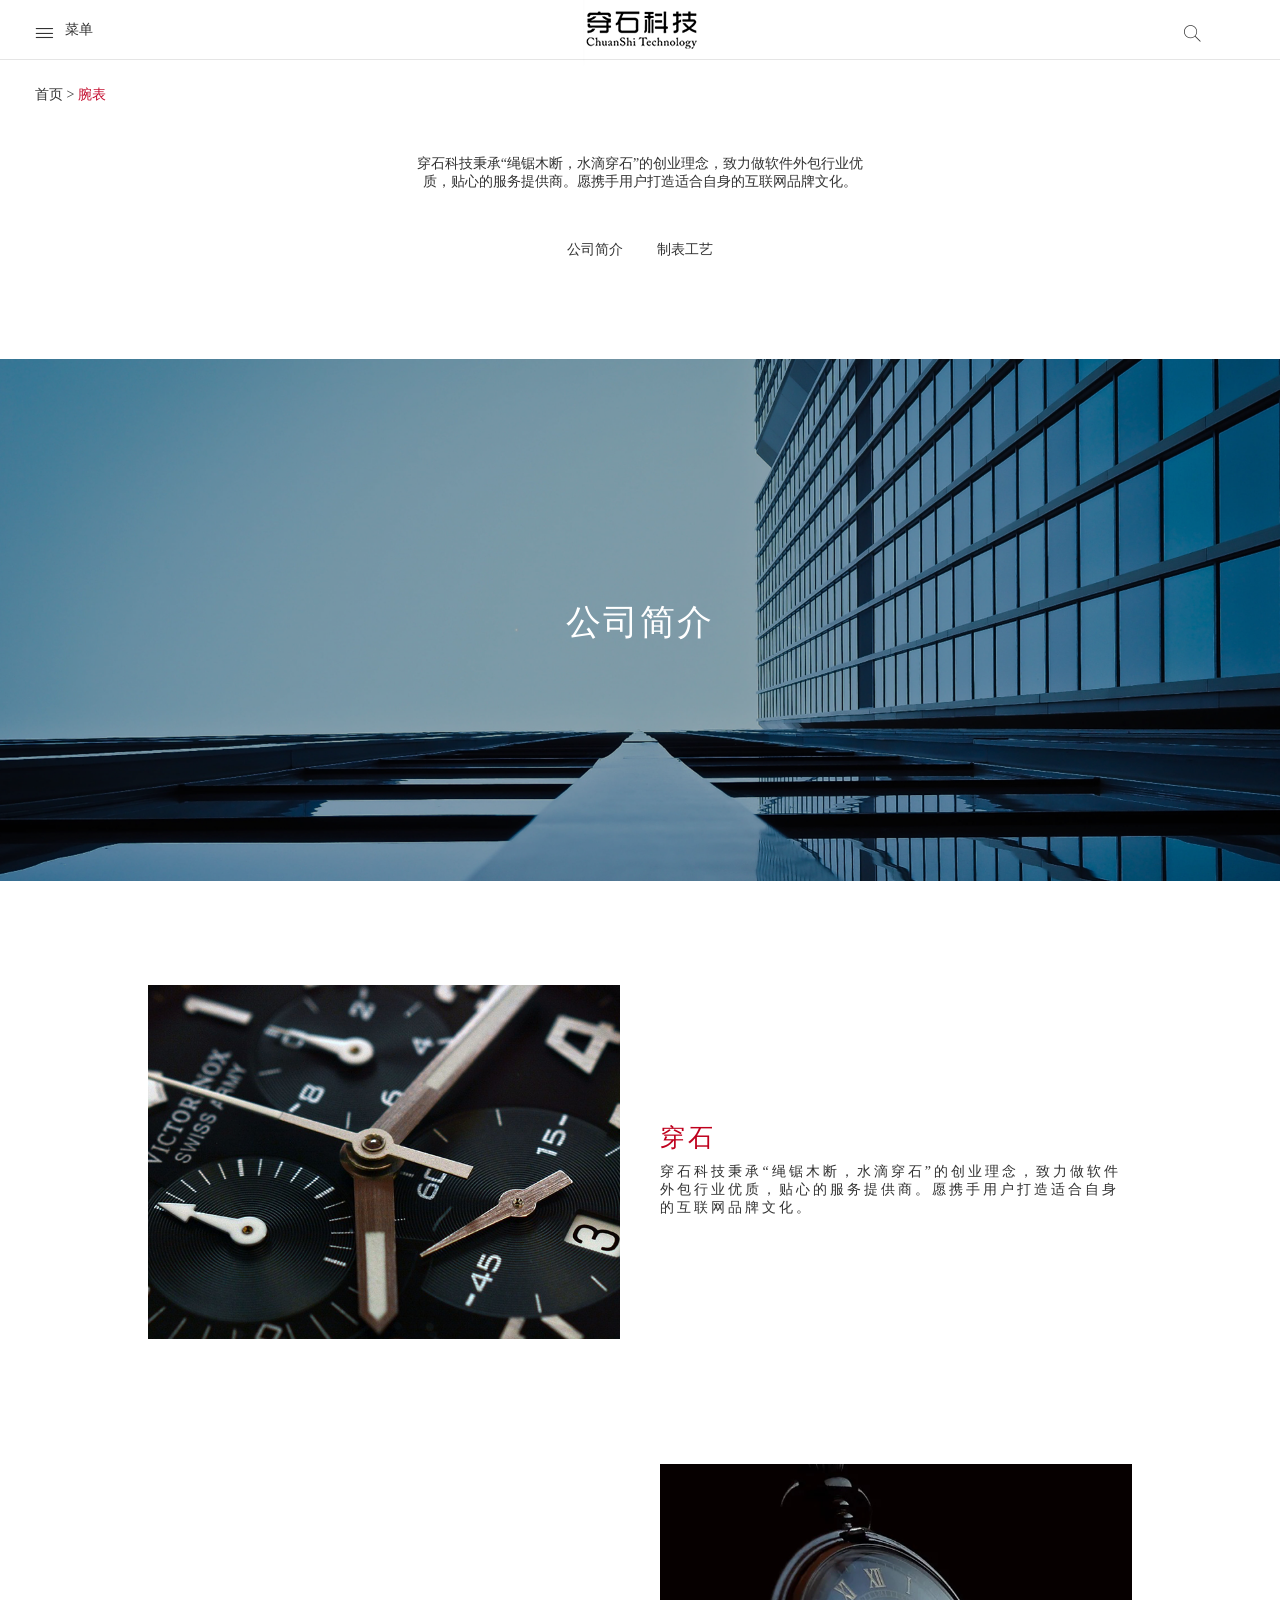
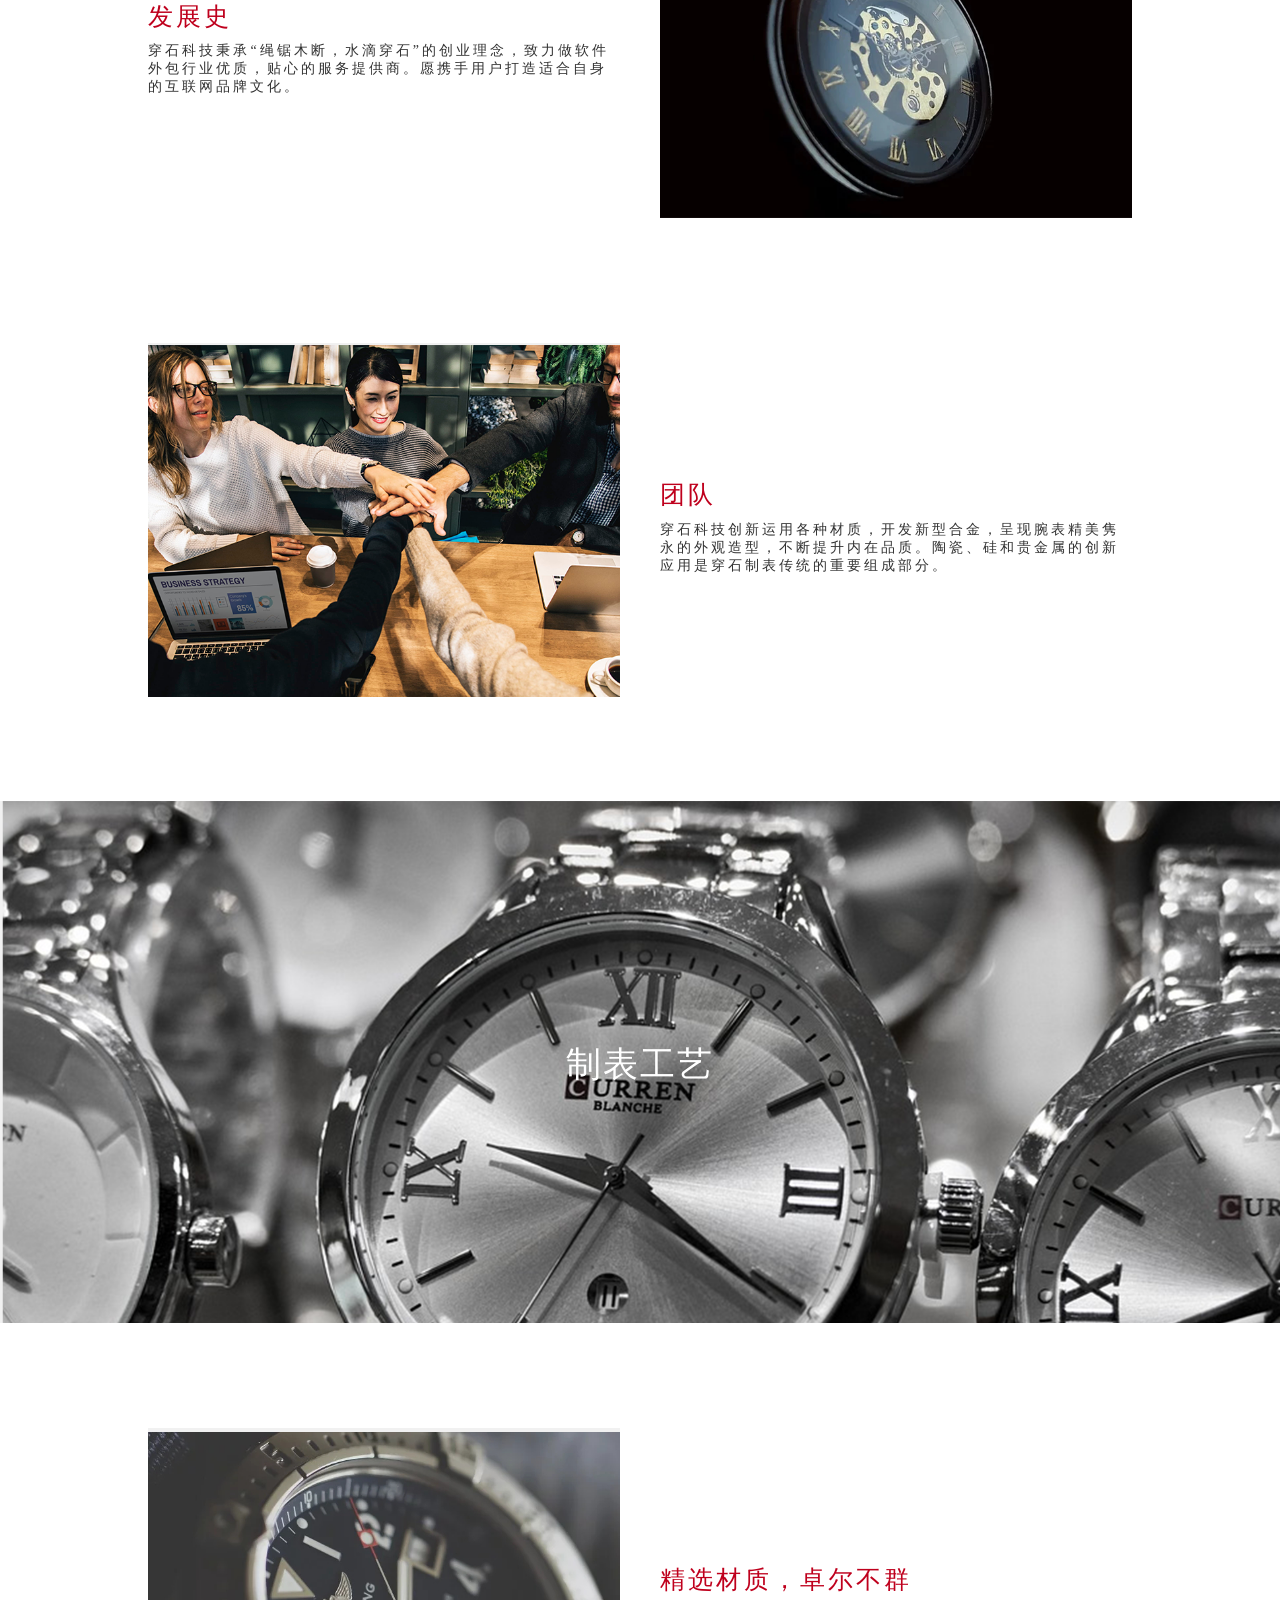
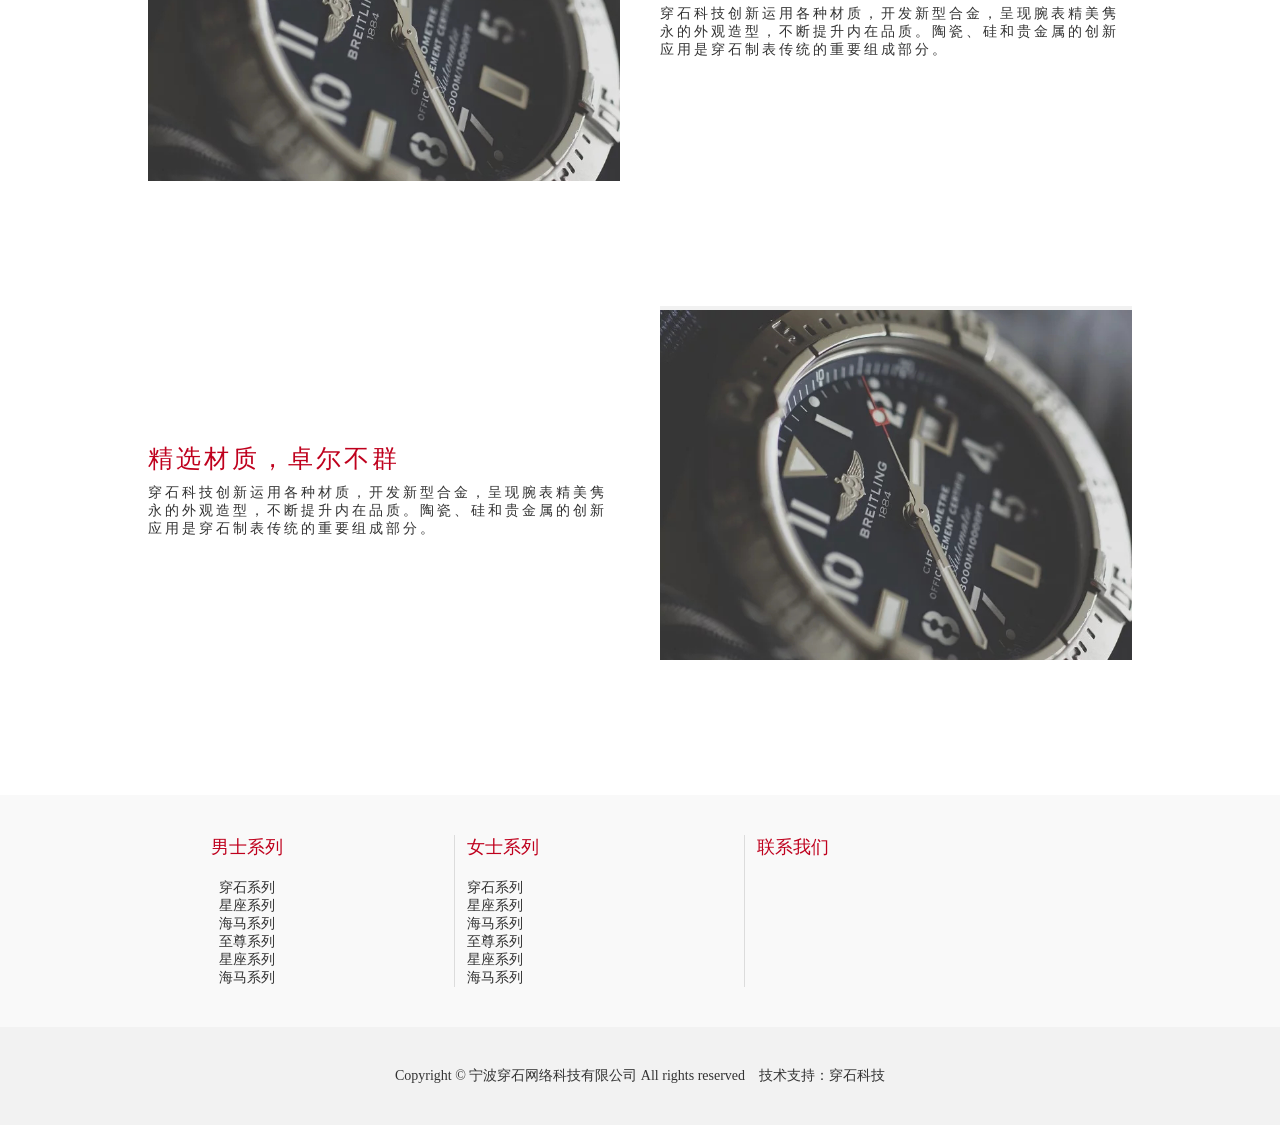
<file: about.html>
<!DOCTYPE html>
<html lang="en">

<head>
    <meta http-equiv="Content-Type" content="text/html; charset=UTF-8" />
    <meta http-equiv="content-language" content="zh-CN" />
    <meta name="viewport" content="width=device-width,initial-scale=1.0,user-scalable=no" />
    <meta name="apple-mobile-web-app-capable" content="yes" />
    <meta name="apple-mobile-web-app-status-bar-style" content="black" />
    <meta name="format-detection" content="telephone=no" />
    <meta name="Keywords" content="" />
    <meta name="Description" content="" />
    <meta name="author" content="" />
    <meta name="renderer" content="webkit">
    <meta http-equiv="X-UA-Compatible" content="IE=Edge,chrome=1">
    <title>Document</title>
    <link rel="stylesheet" href="./css/base.css">
    <link rel="stylesheet" href="./css/about.css">
    <link rel="stylesheet" type="text/css" href="./css/animate.min.css">
    <link rel="stylesheet" href="./css/swiper.css">
</head>

<body>
    <div class="header">
        <div class="menu">
            <span class="iconfont tubiao1">&#xe63c;</span>
            <span class="iconfont tubiao2">&#xe616;</span>
            <span class="caidan">菜单</span>
        </div>
        <div class="logo">
            <a href="./index.html"><img src="./images/logo_2.png" alt=""></a>
        </div>
        <div class="accounts">
            <span class="iconfont tubiao3">&#xe638;</span>
            <div class="close tubiao3">
                <span class="btn">关闭</span>
                <span class="iconfont tubiao6">&#xe616;</span>
            </div>
        </div>
    </div>
    <div class="search_wrapper">
        <div class="search1">
            <input class="shuru" type="text" placeholder="搜索......">
            <a href="./search.html"><span class="iconfont tubiao5">&#xe638;</span></a>
        </div>
    </div>
    <div class="m-sub-menu">
        <div class="list-wrap">
            <li class="pro">
                <a class="col-box" href="javascript:;"><span class="tit">产品系列</span><span class="fr point"></span></a>
                <span class="iconfont tubiao rotate">&#xe637;</span>
                <div class="children-pro">
                    <div class="title">
                        <span class="pro-title">产品系列</span>
                        <span class="iconfont tubiao rotate">&#xe611;</span>
                    </div>
                    <div class="title1">
                        <span>腕表</span>
                        <span class="iconfont tubiao1 rotate">&#xe637;</span>
                        <div class="children-pro2">
                            <div class="title3">
                                <span>腕表</span>
                                <span class="iconfont tubiao3 rotate">&#xe611;</span>
                            </div>
                            <div>
                                <a href="./detail.html">
                                    <span>星座系列</span>
                                </a>
                            </div>
                            <div>
                                <a href="./detail.html">
                                    <span>至尊系列</span>
                                </a>
                            </div>
                            <div>
                                <a href="./detail.html">
                                    <span>生肖系列</span>
                                </a>
                            </div>
                            <div>
                                <a href="./detail.html">
                                    <span>海马系列</span>
                                </a>
                            </div>
                            <div>
                                <a href="./detail.html">
                                    <span>钻石系列</span>
                                </a>
                            </div>
                        </div>
                    </div>
                    <div>
                        <a href="./sort_detail.html"><span>表带</span></a>
                    </div>
                    <div>
                        <a href="./sort_detail.html"><span>表带</span></a>
                    </div>
                    <div>
                        <a href="./sort_detail.html"><span>表带</span></a>
                    </div>
                </div>
            </li>
            <li class="pro">
                <a class="col-box" href="./about.html"><span class="tit">关于我们</span><span class="fr point"></span></a>
            </li>
            <li class="pro">
                <a class="col-box" href="./news.html"><span class="tit">新闻资讯与品牌故事</span><span
                        class="fr point"></span></a>
            </li>
            <li class="pro">
                <a class="col-box" href="./contact.html"><span class="tit">联系我们</span><span class="fr point"></span></a>
            </li>
        </div>
    </div>
    <div class="m-menu2">
        <div class="top-box f-cb">
            <span class="iconfont close">&#xe616;</span>
            <span class="close2">关闭</span>
        </div>
        <div class="list-wrap">
            <li>
                <span class="tit">产品系列</span>
                <div class="children-list-wrap">
                    <ul class="list">
                        <li>
                            <span class="open">腕表</span>
                            <ul class="children">
                                <li><a href="./detail.html">星座系列</a></li>
                                <li><a href="./detail.html">至尊系列</a></li>
                                <li><a href="./detail.html">生肖系列</a></li>
                                <li><a href="./detail.html">海马系列</a></li>
                                <li><a href="./detail.html">钻石系列</a></li>
                            </ul>
                        </li>
                        <li><a href="./sort_detail.html"><span>表带</span></a></li>
                        <li><a href="./sort_detail.html"><span>表带</span></a></li>
                        <li><a href="./sort_detail.html"><span>表带</span></a></li>
                    </ul>
                </div>
            </li>
            <li>
                <a class="col-box" href="./about.html"><span class="tit">关于我们</span><span class="fr point"></span></a>
            </li>
            <li>
                <a class="col-box" href="./news.html"><span class="tit">新闻资讯与品牌故事</span><span
                        class="fr point"></span></a>
            </li>
            <li>
                <a class="col-box" href="./contact.html"><span class="tit">联系我们</span><span class="fr point"></span></a>
            </li>

        </div>
    </div>
    <div class="m-menu2-overlay"></div>
    <div class="t-breadcrumbs">
        <div class="breadcrumbs">
            <span>
                <a href="./index.html" target="_blank">首页</a>
            </span> &gt;
            <span class="breadcrumbs-item-text">
                <a href="./product.html">腕表</a>
            </span>
        </div>
    </div>
    <div class="ppt1 text aniview" av-animation="fadeIn">
        <div class="wrapper">
            <p class="p1">
                穿石科技秉承“绳锯木断，水滴穿石”的创业理念，致力做软件外包行业优质，贴心的服务提供商。愿携手用户打造适合自身的互联网品牌文化。
            </p>
        </div>
        <ul>
            <a href="#banner1">
                <li>公司简介</li>
            </a>
            <a href="#banner2">
                <li>制表工艺</li>
            </a>
        </ul>
    </div>
    <div class="ppt2 aniview" av-animation="fadeIn">
        <a href="">
            <div id="banner1" class="banner1">
                <div class="img_box">
                    <img class="banner1_img" src="./images/about/banner.png" alt="">
                </div>
                <a href="./index.html">
                    <p>公司简介</p>
                </a>
            </div>
        </a>
        <div class="introduce_wrapper1 aniview" av-animation="fadeIn">
            <div class="introduce">
                <div class="img_box">
                    <a href="./index.html"><img src="./images/about/img1.png" alt=""></a>
                </div>
                <div class="p_box">
                    <p class="title">穿石</p>
                    <p class="content">穿石科技秉承“绳锯木断，水滴穿石”的创业理念，致力做软件外包行业优质，贴心的服务提供商。愿携手用户打造适合自身的互联网品牌文化。</p>
                </div>
            </div>
            <div class="introduce">
                <div class="img_box">
                    <a href="./index.html"><img src="./images/about/img2.png" alt=""></a>
                </div>
                <div class="p_box">
                    <p class="title">发展史</p>
                    <p class="content">穿石科技秉承“绳锯木断，水滴穿石”的创业理念，致力做软件外包行业优质，贴心的服务提供商。愿携手用户打造适合自身的互联网品牌文化。</p>
                </div>
            </div>
            <div class="introduce">
                <div class="img_box">
                    <a href="./index.html"><img src="./images/about/img3.png" alt=""></a>
                </div>
                <div class="p_box">
                    <p class="title">团队</p>
                    <p class="content">穿石科技创新运用各种材质，开发新型合金，呈现腕表精美隽永的外观造型，不断提升内在品质。陶瓷、硅和贵金属的创新应用是穿石制表传统的重要组成部分。</p>
                </div>
            </div>
        </div>
        <div class="search_box1">
            <div class="search">
                <p class="p1">展开</p>
            </div>
        </div>
    </div>
    <div class="ppt3 aniview" av-animation="fadeIn">
        <a href="">
            <div id="banner2" class="banner2">
                <div class="img_box">
                    <img class="banner2_img" src="./images/about/banner2.png" alt="">
                </div>
                <a href="./product.html">
                    <p>制表工艺</p>
                </a>
            </div>
        </a>
        <div class="introduce_wrapper2 aniview" av-animation="fadeIn">
            <div class="introduce">
                <div class="img_box">
                    <a href="./product.html"><img src="./images/about/img4.png" alt=""></a>
                </div>
                <div class="p_box">
                    <p class="title">精选材质，卓尔不群</p>
                    <p class="content">穿石科技创新运用各种材质，开发新型合金，呈现腕表精美隽永的外观造型，不断提升内在品质。陶瓷、硅和贵金属的创新应用是穿石制表传统的重要组成部分。</p>
                </div>
            </div>
            <div class="introduce">
                <div class="img_box">
                    <a href="./product.html"><img src="./images/about/img4.png" alt=""></a>
                </div>
                <div class="p_box">
                    <p class="title">精选材质，卓尔不群</p>
                    <p class="content">穿石科技创新运用各种材质，开发新型合金，呈现腕表精美隽永的外观造型，不断提升内在品质。陶瓷、硅和贵金属的创新应用是穿石制表传统的重要组成部分。</p>
                </div>
            </div>
        </div>
        <div class="search_box2">
            <div class="search">
                <p class="p2">展开</p>
            </div>
        </div>
    </div>
    <div class="footer">
        <div class="footer_wrapper">
            <div class="man">
                <p class="title">男士系列</p>
                <ul>
                    <li><a href="./detail.html">穿石系列</a></li>
                    <li><a href="./detail.html">星座系列</a></li>
                    <li><a href="./detail.html">海马系列</a></li>
                    <li><a href="./detail.html">至尊系列</a></li>
                    <li><a href="./detail.html">星座系列</a></li>
                    <li><a href="./detail.html">海马系列</a></li>
                </ul>
            </div>
            <div class="madam">
                <p class="title">女士系列</p>
                <ul>
                    <li><a href="./detail.html">穿石系列</a></li>
                    <li><a href="./detail.html">星座系列</a></li>
                    <li><a href="./detail.html">海马系列</a></li>
                    <li><a href="./detail.html">至尊系列</a></li>
                    <li><a href="./detail.html">星座系列</a></li>
                    <li><a href="./detail.html">海马系列</a></li>
                </ul>
            </div>
            <div class="contact">
                <a href="./contact.html">
                    <p class="title contact2">联系我们</p>
                </a>
            </div>
        </div>
        <div class="footer_bottom">
            <p>Copyright © 宁波穿石网络科技有限公司 All rights reserved &nbsp;&nbsp;&nbsp;<a
                    href="http://www.beian.miit.gov.cn">技术支持：穿石科技</a></p>
        </div>
    </div>
</body>
<script src="js/jquery-1.11.3.min.js"></script>
<script src="js/swiper.min.js"></script>
<script type="text/javascript" src="js/jquery.aniview.min.js"></script>
<script src="js/base.js"></script>
</file>
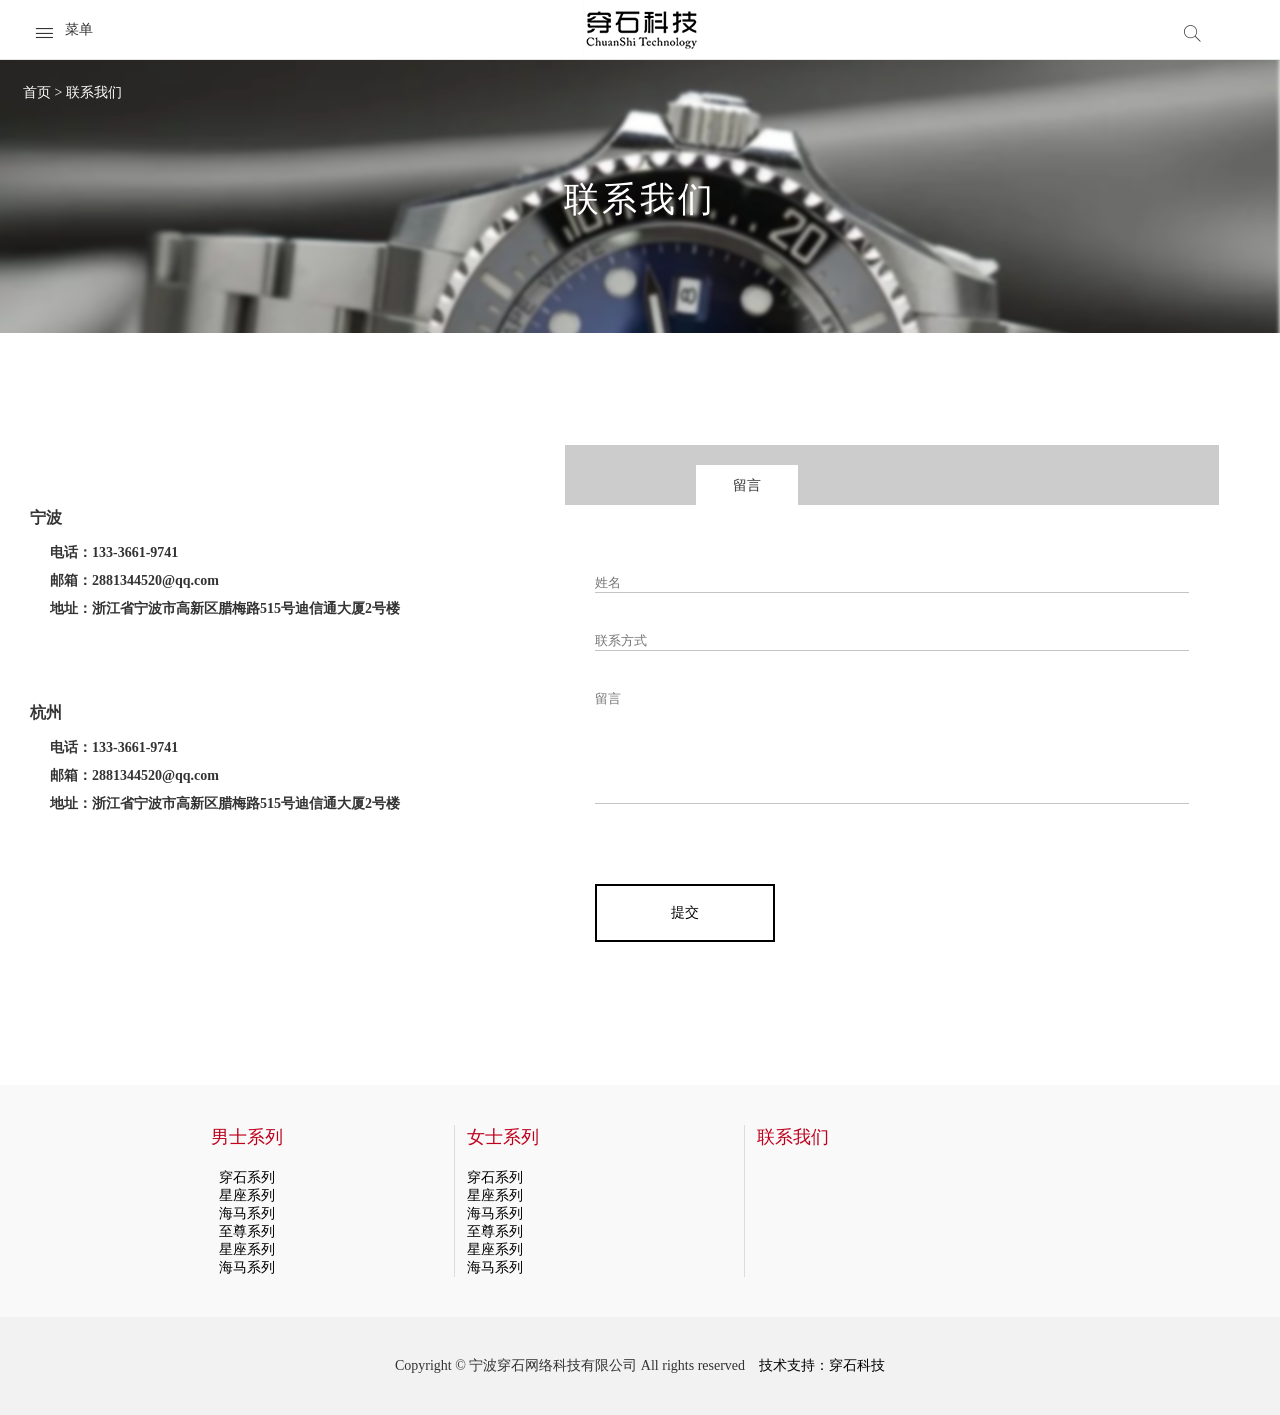
<file: contact.html>
<!DOCTYPE html>
<html lang="en">

<head>
    <meta http-equiv="Content-Type" content="text/html; charset=UTF-8" />
    <meta http-equiv="content-language" content="zh-CN" />
    <meta name="viewport" content="width=device-width,initial-scale=1.0,user-scalable=no" />
    <meta name="apple-mobile-web-app-capable" content="yes" />
    <meta name="apple-mobile-web-app-status-bar-style" content="black" />
    <meta name="format-detection" content="telephone=no" />
    <meta name="Keywords" content="" />
    <meta name="Description" content="" />
    <meta name="author" content="" />
    <meta name="renderer" content="webkit">
    <meta http-equiv="X-UA-Compatible" content="IE=Edge,chrome=1">
    <title>Document</title>
    <link rel="stylesheet" href="./css/base.css">
    <link rel="stylesheet" href="./css/contact.css">
    <link rel="stylesheet" type="text/css" href="./css/animate.min.css">
</head>

<body>
    <div class="header">
        <div class="menu">
            <span class="iconfont tubiao1">&#xe63c;</span>
            <span class="iconfont tubiao2">&#xe616;</span>
            <span class="caidan">菜单</span>
        </div>
        <div class="logo">
            <a href="./index.html"><img src="./images/logo_2.png" alt=""></a>
        </div>
        <div class="accounts">
            <span class="iconfont tubiao3">&#xe638;</span>
            <div class="close tubiao3">
                <span class="btn">关闭</span>
                <span class="iconfont tubiao6">&#xe616;</span>
            </div>
        </div>
    </div>
    <div class="search_wrapper">
        <div class="search1">
            <input class="shuru" type="text" placeholder="搜索......">
            <a href="./search.html"><span class="iconfont tubiao5">&#xe638;</span></a>
        </div>
    </div>
    <div class="m-sub-menu">
        <div class="list-wrap">
            <li class="pro">
                <a class="col-box" href="javascript:;"><span class="tit">产品系列</span><span class="fr point"></span></a>
                <span class="iconfont tubiao rotate">&#xe637;</span>
                <div class="children-pro">
                    <div class="title">
                        <span class="pro-title">产品系列</span>
                        <span class="iconfont tubiao rotate">&#xe611;</span>
                    </div>
                    <div class="title1">
                        <span>腕表</span>
                        <span class="iconfont tubiao1 rotate">&#xe637;</span>
                        <div class="children-pro2">
                            <div class="title3">
                                <span>腕表</span>
                                <span class="iconfont tubiao3 rotate">&#xe611;</span>
                            </div>
                            <div>
                                <a href="./detail.html">
                                    <span>星座系列</span>
                                </a>
                            </div>
                            <div>
                                <a href="./detail.html">
                                    <span>至尊系列</span>
                                </a>
                            </div>
                            <div>
                                <a href="./detail.html">
                                    <span>生肖系列</span>
                                </a>
                            </div>
                            <div>
                                <a href="./detail.html">
                                    <span>海马系列</span>
                                </a>
                            </div>
                            <div>
                                <a href="./detail.html">
                                    <span>钻石系列</span>
                                </a>
                            </div>
                        </div>
                    </div>
                    <div>
                        <a href="./sort_detail.html"><span>表带</span></a>
                    </div>
                    <div>
                        <a href="./sort_detail.html"><span>表带</span></a>
                    </div>
                    <div>
                        <a href="./sort_detail.html"><span>表带</span></a>
                    </div>
                </div>
            </li>
            <li class="pro">
                <a class="col-box" href="./about.html"><span class="tit">关于我们</span><span class="fr point"></span></a>
            </li>
            <li class="pro">
                <a class="col-box" href="./news.html"><span class="tit">新闻资讯与品牌故事</span><span
                        class="fr point"></span></a>
            </li>
            <li class="pro">
                <a class="col-box" href="./contact.html"><span class="tit">联系我们</span><span class="fr point"></span></a>
            </li>
        </div>
    </div>
    <div class="m-menu2">
        <div class="top-box f-cb">
            <span class="iconfont close">&#xe616;</span>
            <span class="close2">关闭</span>
        </div>
        <div class="list-wrap">
            <li>
                <span class="tit">产品系列</span>
                <div class="children-list-wrap">
                    <ul class="list">
                        <li>
                            <span class="open">腕表</span>
                            <ul class="children">
                                <li><a href="./detail.html">星座系列</a></li>
                                <li><a href="./detail.html">至尊系列</a></li>
                                <li><a href="./detail.html">生肖系列</a></li>
                                <li><a href="./detail.html">海马系列</a></li>
                                <li><a href="./detail.html">钻石系列</a></li>
                            </ul>
                        </li>
                        <li><a href="./sort_detail.html"><span>表带</span></a></li>
                        <li><a href="./sort_detail.html"><span>表带</span></a></li>
                        <li><a href="./sort_detail.html"><span>表带</span></a></li>
                    </ul>
                </div>
            </li>
            <li>
                <a class="col-box" href="./about.html"><span class="tit">关于我们</span><span class="fr point"></span></a>
            </li>
            <li>
                <a class="col-box" href="./news.html"><span class="tit">新闻资讯与品牌故事</span><span
                        class="fr point"></span></a>
            </li>
            <li>
                <a class="col-box" href="./contact.html"><span class="tit">联系我们</span><span class="fr point"></span></a>
            </li>

        </div>
    </div>
    <div class="m-menu2-overlay"></div>
    <div class="page_wrapper">
        <div class="ppt1">
            <div class="banner_wrapper1">
                <div class="img_box">
                    <img src="./images/detail/banner.png" alt="">
                </div>
                <div class="t-breadcrumbs">
                    <div class="breadcrumbs">
                        <span class="breadcrumbs-item-text">
                            <a href="./index.html" target="_blank">首页</a>
                        </span> &gt;
                        <span class="breadcrumbs-item-text">
                            <a href="./contact.html">联系我们</a>
                        </span>
                    </div>
                </div>
                <p>联系我们</p>
            </div>
        </div>
        <div class="wrapper clearfix aniview" av-animation="fadeIn">
            <div class="adress fl">
                <div class="adress1">
                    <span class="title">
                        宁波
                    </span>
                    <p class="p2">电话：133-3661-9741</p>
                    <p class="p3">邮箱：2881344520@qq.com</p>
                    <p class="p4">地址：浙江省宁波市高新区腊梅路515号迪信通大厦2号楼</p>
                </div>
                <div class="adress1">
                    <span class="title">
                        杭州
                    </span>
                    <p class="p2">电话：133-3661-9741</p>
                    <p class="p3">邮箱：2881344520@qq.com</p>
                    <p class="p4">地址：浙江省宁波市高新区腊梅路515号迪信通大厦2号楼</p>
                </div>
            </div>
            <div class="input fl">
                <div class="words">
                    <p>留言</p>
                </div>
                <input class="input1" type="text"
                    style="border:0;border-bottom:1px solid #c4c4c4;width:100%;padding-bottom:2px" placeholder="姓名">
                <input class="input1" type="text"
                    style="border:0;border-bottom:1px solid #c4c4c4;width:100%;padding-bottom:2px" placeholder="联系方式">
                <input class="input1" type="textarea"
                    style="border:0;border-bottom:1px solid #c4c4c4;width:100%;padding-bottom:97px" placeholder="留言">
                <div class="btn">
                    <a href="javascript:void(0)">
                        <p class="p1">提交</p>
                    </a>
                </div>
            </div>
        </div>
    </div>
    <div class="footer">
        <div class="footer_wrapper">
            <div class="man">
                <p class="title">男士系列</p>
                <ul>
                    <li><a href="./detail.html">穿石系列</a></li>
                    <li><a href="./detail.html">星座系列</a></li>
                    <li><a href="./detail.html">海马系列</a></li>
                    <li><a href="./detail.html">至尊系列</a></li>
                    <li><a href="./detail.html">星座系列</a></li>
                    <li><a href="./detail.html">海马系列</a></li>
                </ul>
            </div>
            <div class="madam">
                <p class="title">女士系列</p>
                <ul>
                    <li><a href="./detail.html">穿石系列</a></li>
                    <li><a href="./detail.html">星座系列</a></li>
                    <li><a href="./detail.html">海马系列</a></li>
                    <li><a href="./detail.html">至尊系列</a></li>
                    <li><a href="./detail.html">星座系列</a></li>
                    <li><a href="./detail.html">海马系列</a></li>
                </ul>
            </div>
            <div class="contact">
                <a href="./contact.html">
                    <p class="title contact2">联系我们</p>
                </a>
            </div>
        </div>
        <div class="footer_bottom">
            <p>Copyright © 宁波穿石网络科技有限公司 All rights reserved &nbsp;&nbsp;&nbsp;<a
                    href="http://www.beian.miit.gov.cn">技术支持：穿石科技</a></p>
        </div>
    </div>
</body>

<script src="js/jquery-1.11.3.min.js"></script>
<script type="text/javascript" src="js/jquery.aniview.min.js"></script>
<script src="js/base.js"></script>
</file>
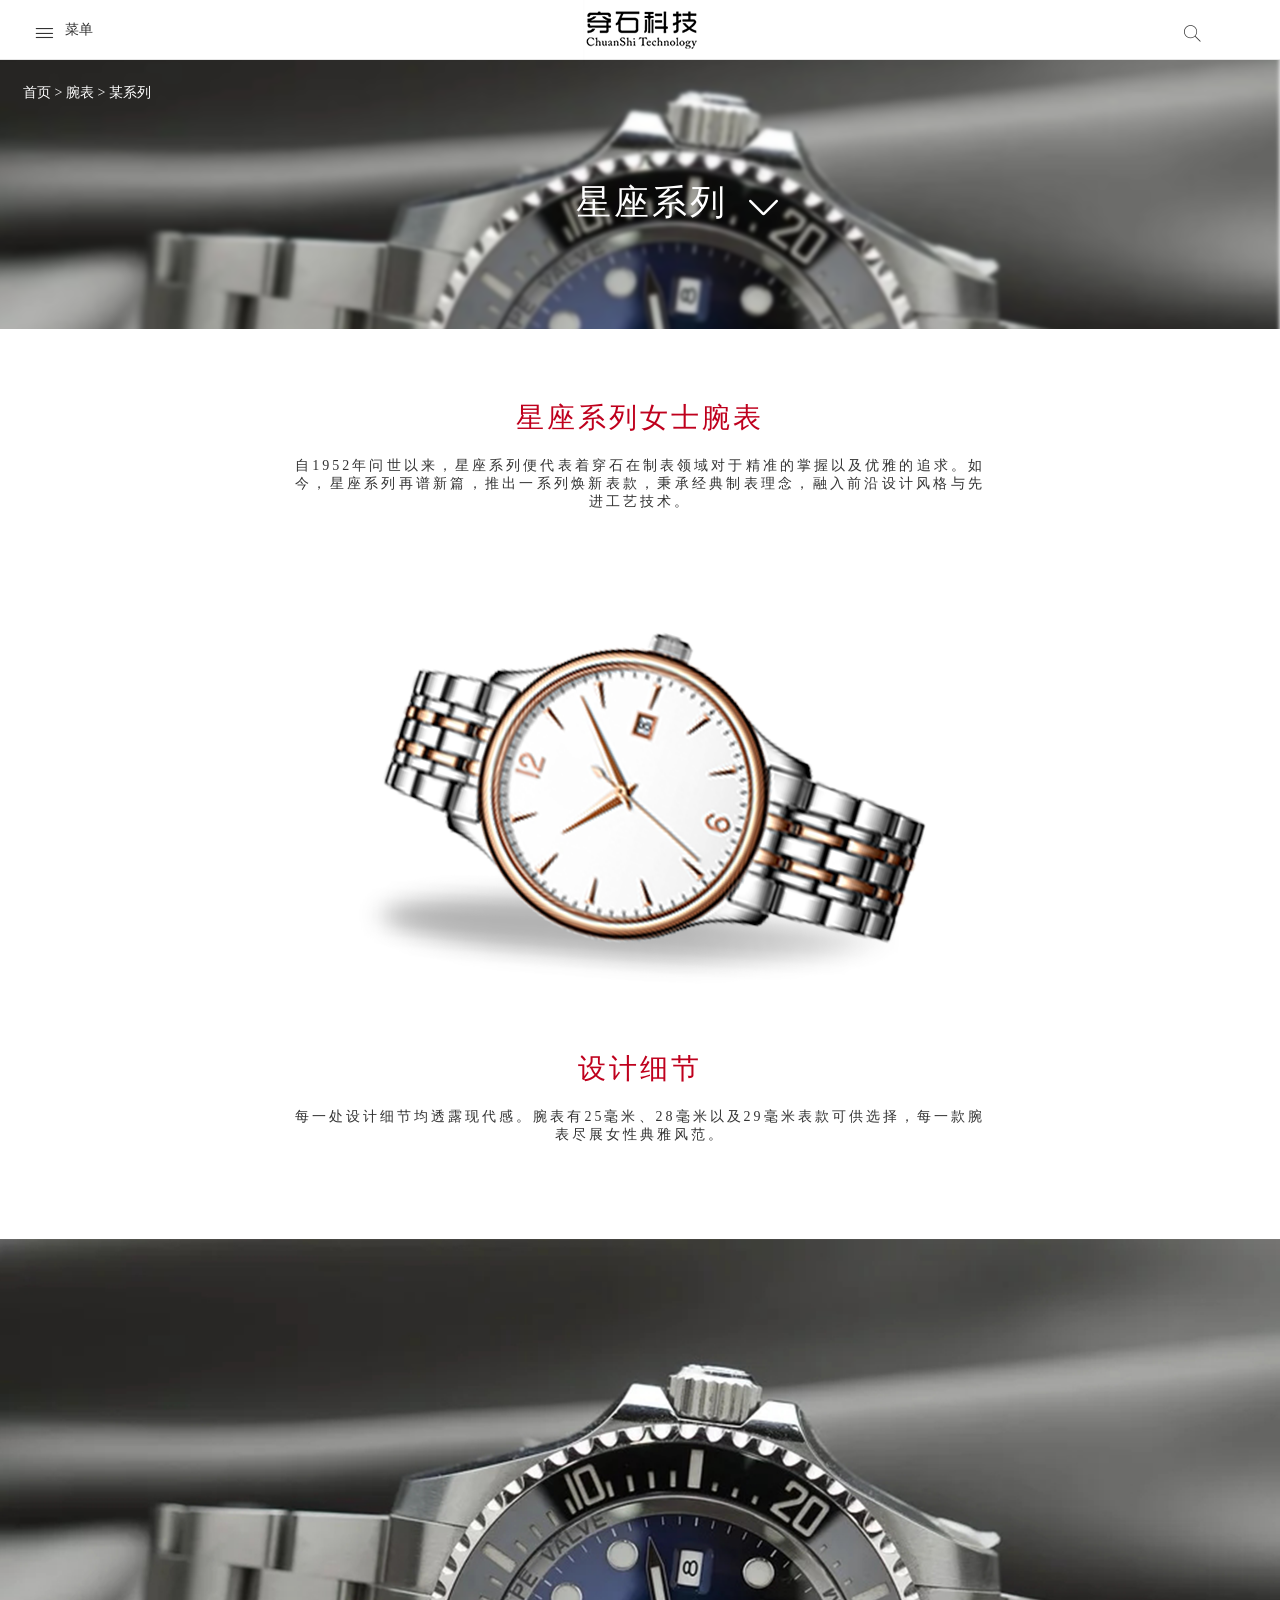
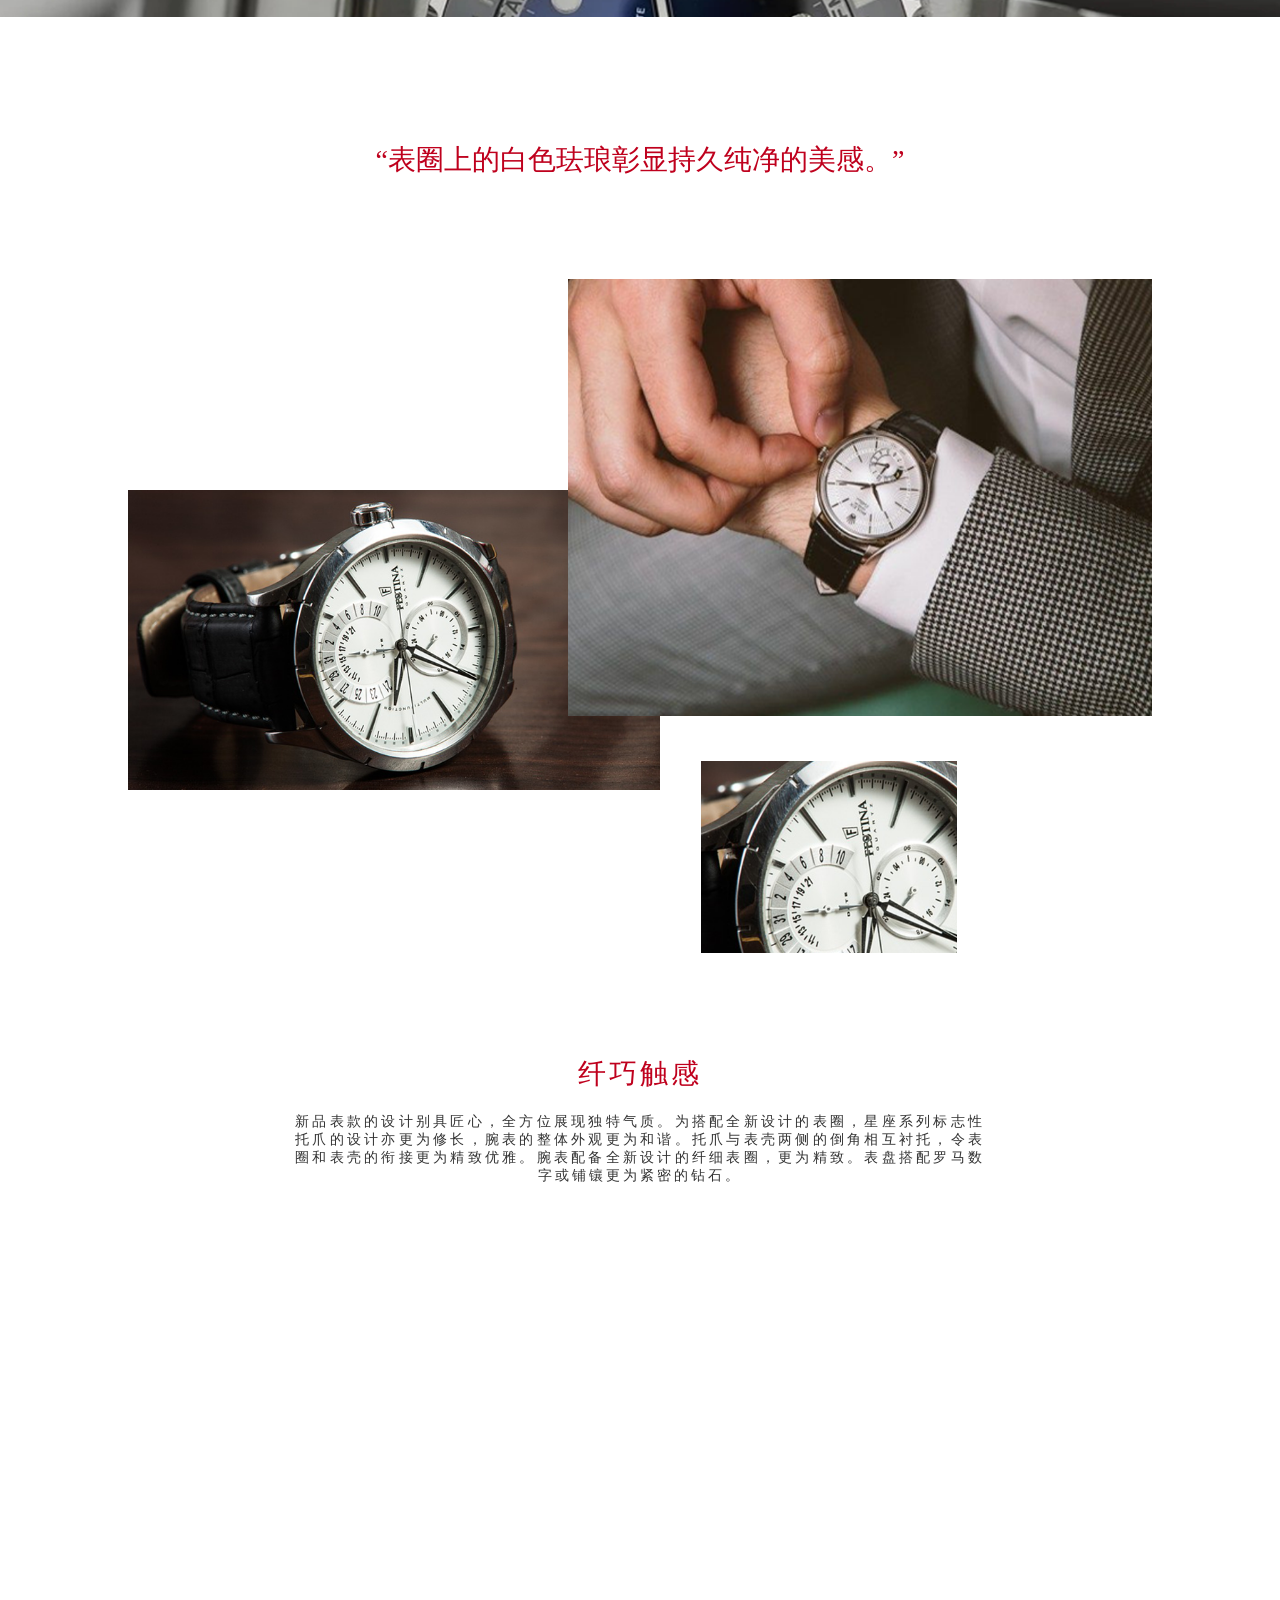
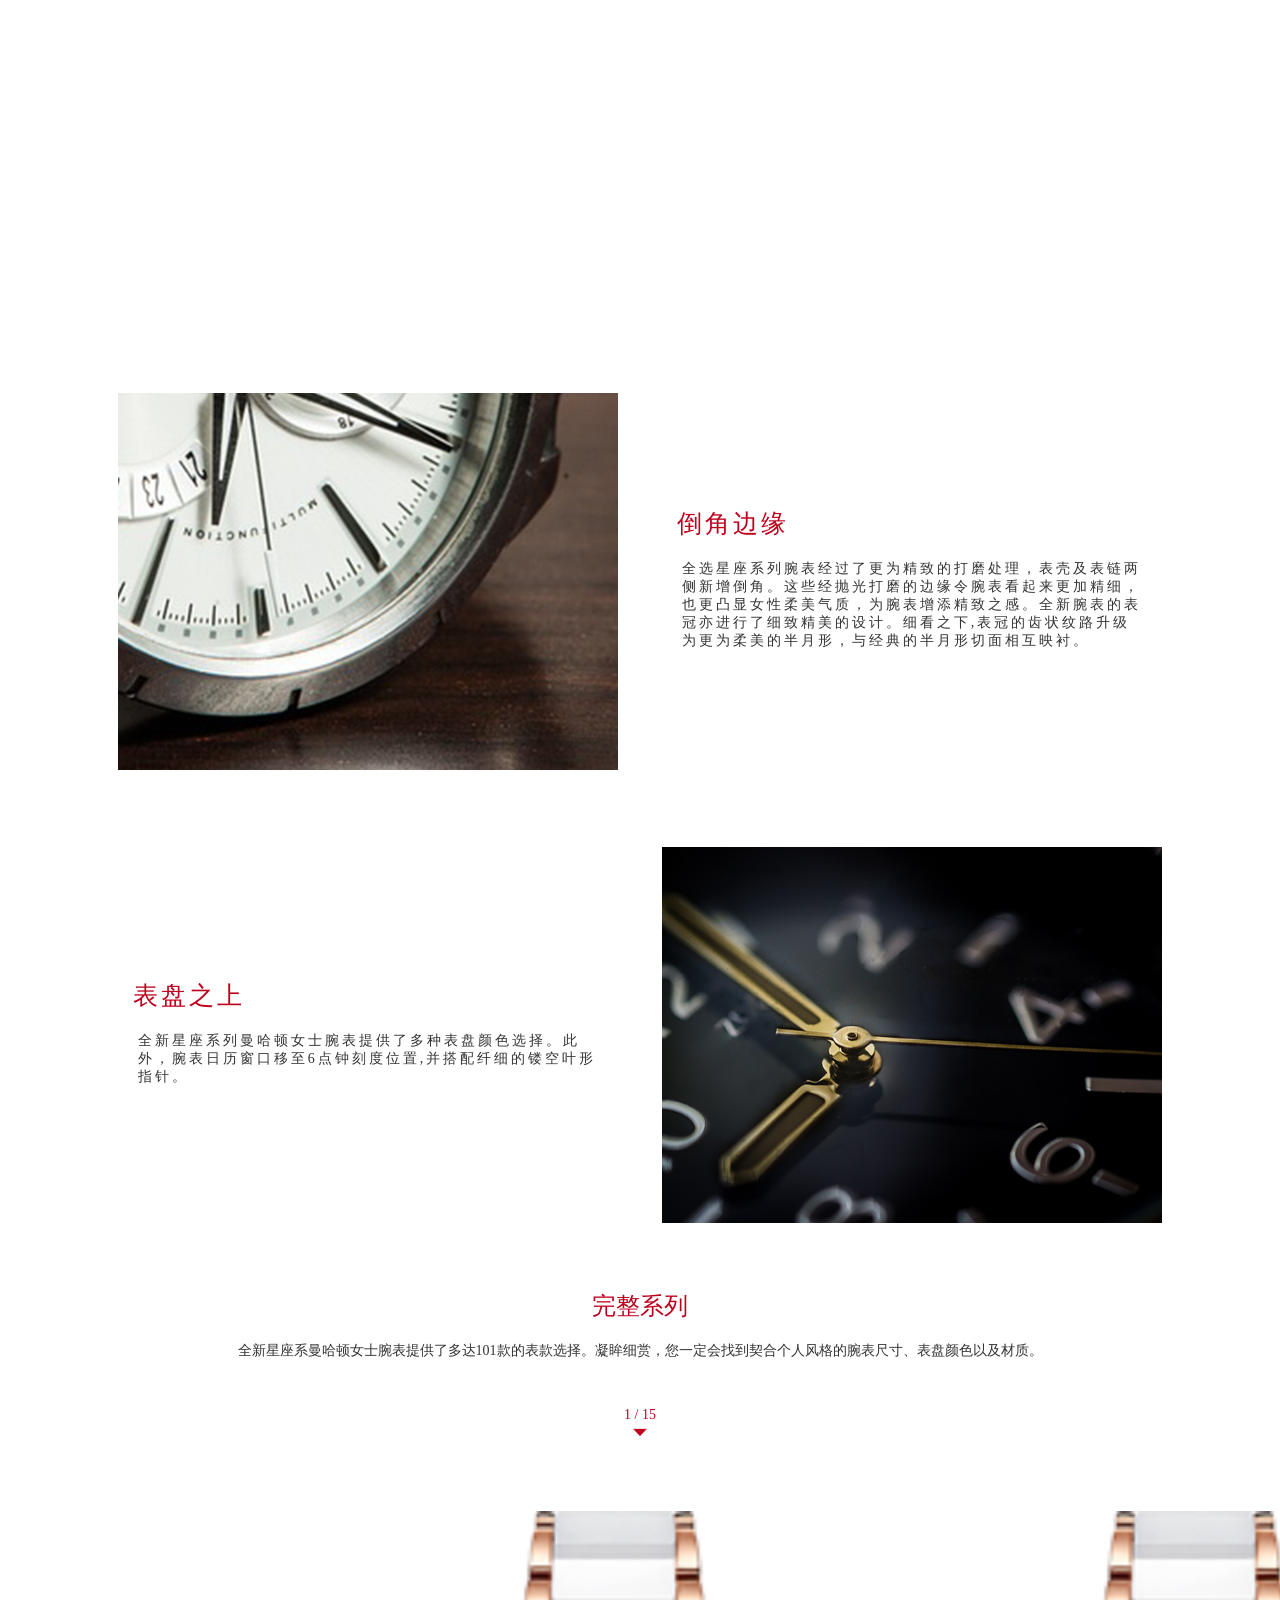
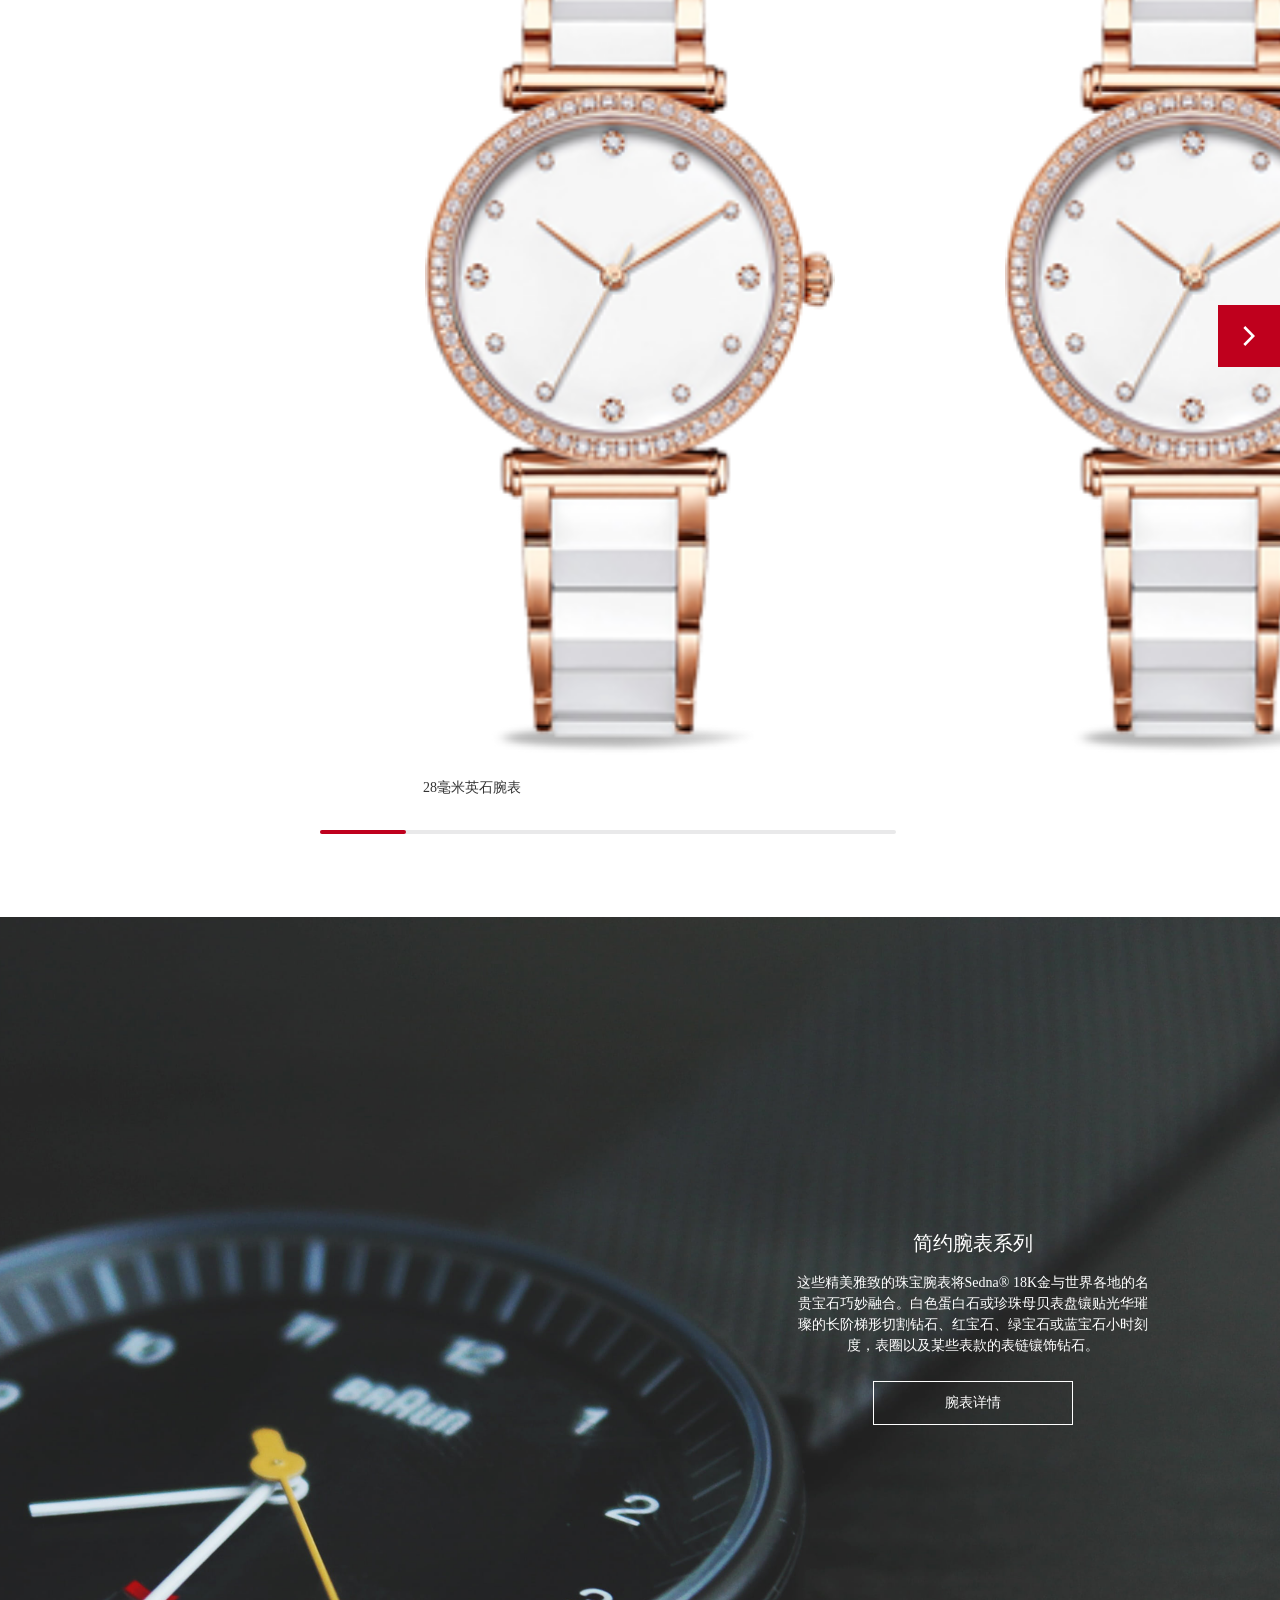
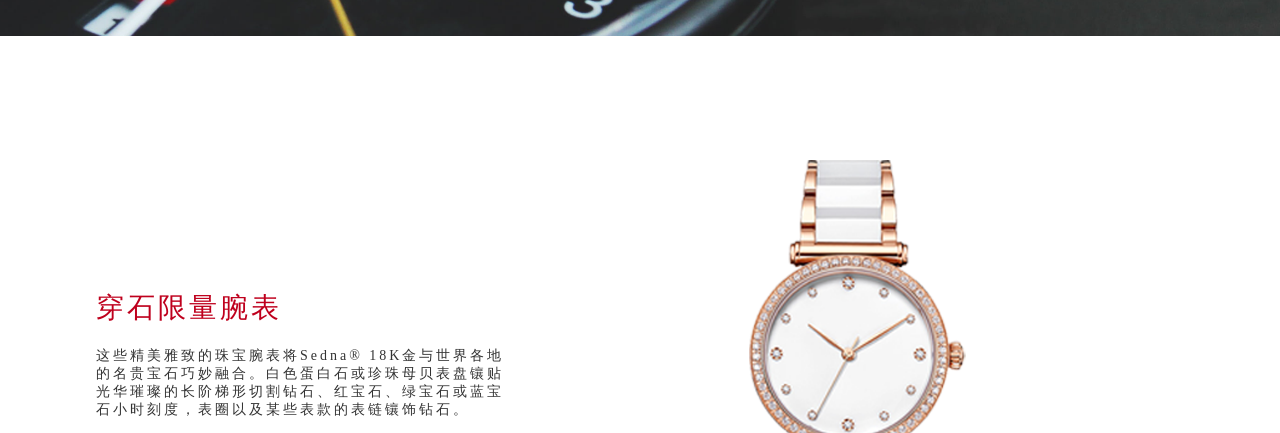
<file: detail.html>
<!DOCTYPE html>
<html lang="en">

<head>
    <meta http-equiv="Content-Type" content="text/html; charset=UTF-8" />
    <meta http-equiv="content-language" content="zh-CN" />
    <meta name="viewport" content="width=device-width,initial-scale=1.0,user-scalable=no" />
    <meta name="apple-mobile-web-app-capable" content="yes" />
    <meta name="apple-mobile-web-app-status-bar-style" content="black" />
    <meta name="format-detection" content="telephone=no" />
    <meta name="Keywords" content="" />
    <meta name="Description" content="" />
    <meta name="author" content="" />
    <meta name="renderer" content="webkit">
    <meta http-equiv="X-UA-Compatible" content="IE=Edge,chrome=1">
    <title>Document</title>
    <link rel="stylesheet" href="./css/base.css">
    <link rel="stylesheet" href="./css/detail.css">
    <link rel="stylesheet" href="./css/border.css">
    <link rel="stylesheet" type="text/css" href="./css/animate.min.css">
    <link rel="stylesheet" href="./css/swiper.css">
</head>

<body>
    <div class="header">
        <div class="menu">
            <span class="iconfont tubiao1">&#xe63c;</span>
            <span class="iconfont tubiao2">&#xe616;</span>
            <span class="caidan">菜单</span>
        </div>
        <div class="logo">
            <a href="./index.html"><img src="./images/logo_2.png" alt=""></a>
        </div>
        <div class="accounts">
            <span class="iconfont tubiao3">&#xe638;</span>
            <div class="close tubiao3">
                <span class="btn">关闭</span>
                <span class="iconfont tubiao6">&#xe616;</span>
            </div>
        </div>
    </div>
    <div class="search_wrapper">
        <div class="search1">
            <input class="shuru" type="text" placeholder="搜索......">
            <a href="./search.html"><span class="iconfont tubiao5">&#xe638;</span></a>
        </div>
    </div>
    <div class="m-sub-menu">
        <div class="list-wrap">
            <li class="pro">
                <a class="col-box" href="javascript:;"><span class="tit">产品系列</span><span class="fr point"></span></a>
                <span class="iconfont tubiao rotate">&#xe637;</span>
                <div class="children-pro">
                    <div class="title">
                        <span class="pro-title">产品系列</span>
                        <span class="iconfont tubiao rotate">&#xe611;</span>
                    </div>
                    <div class="title1">
                        <span>腕表</span>
                        <span class="iconfont tubiao1 rotate">&#xe637;</span>
                        <div class="children-pro2">
                            <div class="title3">
                                <span>腕表</span>
                                <span class="iconfont tubiao3 rotate">&#xe611;</span>
                            </div>
                            <div>
                                <a href="./detail.html">
                                    <span>星座系列</span>
                                </a>
                            </div>
                            <div>
                                <a href="./detail.html">
                                    <span>至尊系列</span>
                                </a>
                            </div>
                            <div>
                                <a href="./detail.html">
                                    <span>生肖系列</span>
                                </a>
                            </div>
                            <div>
                                <a href="./detail.html">
                                    <span>海马系列</span>
                                </a>
                            </div>
                            <div>
                                <a href="./detail.html">
                                    <span>钻石系列</span>
                                </a>
                            </div>
                        </div>
                    </div>
                    <div>
                        <a href="./sort_detail.html"><span>表带</span></a>
                    </div>
                    <div>
                        <a href="./sort_detail.html"><span>表带</span></a>
                    </div>
                    <div>
                        <a href="./sort_detail.html"><span>表带</span></a>
                    </div>
                </div>
            </li>
            <li class="pro">
                <a class="col-box" href="./about.html"><span class="tit">关于我们</span><span class="fr point"></span></a>
            </li>
            <li class="pro">
                <a class="col-box" href="./news.html"><span class="tit">新闻资讯与品牌故事</span><span
                        class="fr point"></span></a>
            </li>
            <li class="pro">
                <a class="col-box" href="./contact.html"><span class="tit">联系我们</span><span class="fr point"></span></a>
            </li>
        </div>
    </div>
    <div class="m-menu2">
        <div class="top-box f-cb">
            <span class="iconfont close">&#xe616;</span>
            <span class="close2">关闭</span>
        </div>
        <div class="list-wrap">
            <li>
                <span class="tit">产品系列</span>
                <div class="children-list-wrap">
                    <ul class="list">
                        <li>
                            <span class="open">腕表</span>
                            <ul class="children">
                                <li><a href="./detail.html">星座系列</a></li>
                                <li><a href="./detail.html">至尊系列</a></li>
                                <li><a href="./detail.html">生肖系列</a></li>
                                <li><a href="./detail.html">海马系列</a></li>
                                <li><a href="./detail.html">钻石系列</a></li>
                            </ul>
                        </li>
                        <li><a href="./sort_detail.html"><span>表带</span></a></li>
                        <li><a href="./sort_detail.html"><span>表带</span></a></li>
                        <li><a href="./sort_detail.html"><span>表带</span></a></li>
                    </ul>
                </div>
            </li>
            <li>
                <a class="col-box" href="./about.html"><span class="tit">关于我们</span><span class="fr point"></span></a>
            </li>
            <li>
                <a class="col-box" href="./news.html"><span class="tit">新闻资讯与品牌故事</span><span
                        class="fr point"></span></a>
            </li>
            <li>
                <a class="col-box" href="./contact.html"><span class="tit">联系我们</span><span class="fr point"></span></a>
            </li>

        </div>
    </div>
    <div class="m-menu2-overlay"></div>
    <div class="page_wrapper">
        <div class="ppt1">
            <div class="banner_wrapper1">
                <div class="img_box">
                    <img src="./images/detail/banner.png" alt="">
                </div>
                <div class="t-breadcrumbs">
                    <div class="breadcrumbs">
                        <span class="breadcrumbs-item-text">
                            <a href="./index.html" target="_blank">首页</a>
                        </span> &gt;
                        <span class="breadcrumbs-item-text">
                            <a href="./product.html">腕表</a>
                        </span>
                        &gt;
                        <span class="breadcrumbs-item-text">
                            <a href="./detail.html">某系列</a>
                        </span>
                    </div>
                </div>
                <div class="title-header">
                    <p>星座系列</p>
                    <span class="iconfont tubiao">&#xe63d;</span>
                </div>
            </div>
        </div>
        <div class="columns-top">
            <div class="wrapper">
                <span class="iconfont tubiao2">&#xe616;</span>
                <ul>
                    <a href="./detail.html">
                        <li class="active">星座系列</li>
                    </a>
                    <a href="./detail.html">
                        <li>海马系列</li>
                    </a>
                    <a href="./detail.html">
                        <li>钻石系列</li>
                    </a>
                    <a href="./detail.html">
                        <li>至尊系列</li>
                    </a>
                    <a href="./detail.html">
                        <li>海马系列</li>
                    </a>
                    <a href="./detail.html">
                        <li>钻石系列</li>
                    </a>
                    <a href="./detail.html">
                        <li>至尊系列</li>
                    </a>
                </ul>
            </div>
        </div>
        <div class="ppt2">
            <div class="wrapper2">
                <div class="p_box1">
                    <p class="title">星座系列女士腕表</p>
                    <p class="content">
                        自1952年问世以来，星座系列便代表着穿石在制表领域对于精准的掌握以及优雅的追求。如今，星座系列再谱新篇，推出一系列焕新表款，秉承经典制表理念，融入前沿设计风格与先进工艺技术。</p>
                </div>
                <div class="img_box">
                    <img src="./images/detail/biao.png" alt="">
                </div>
            </div>
        </div>
        <div class="ppt3">
            <div class="wrapper3">
                <div class="p_box1">
                    <p class="title">设计细节</p>
                    <p class="content">
                        每一处设计细节均透露现代感。腕表有25毫米、28毫米以及29毫米表款可供选择，每一款腕表尽展女性典雅风范。
                    </p>
                </div>
                <div class="img_box">
                    <img src="./images/detail/banner2.png" alt="">
                </div>
            </div>
        </div>
        <div class="ppt4">
            <p class="title">“表圈上的白色珐琅彰显持久纯净的美感。”</p>
            <div class="box_wrapper">
                <div class="img_box1">
                    <img src="./images/detail/img1.png" alt="">
                </div>
                <div class="img_box2">
                    <img src="./images/detail/img3.png" alt="">
                </div>
                <div class="img_box3">
                    <img src="./images/detail/img2.png" alt="">
                </div>
            </div>
        </div>
        <div class="ppt5">
            <div class="p_box1">
                <p class="title">纤巧触感</p>
                <p class="content">
                    新品表款的设计别具匠心，全方位展现独特气质。为搭配全新设计的表圈，星座系列标志性托爪的设计亦更为修长，腕表的整体外观更为和谐。托爪与表壳两侧的倒角相互衬托，令表圈和表壳的衔接更为精致优雅。腕表配备全新设计的纤细表圈，更为精致。表盘搭配罗马数字或铺镶更为紧密的钻石。
                </p>
            </div>
        </div>
        <div class="ppt6">
            <div class="wrapper6">
                <div class="img_box">
                    <img src="./images/detail/banner3.png" alt="">
                </div>
            </div>
        </div>
        <div class="ppt7">
            <div class="introduce_wrapper">
                <div class="introduce">
                    <div class="img_box">
                        <a href=""><img src="./images/detail/img5.png" alt=""></a>
                    </div>
                    <div class="p_box">
                        <p class="title">倒角边缘</p>
                        <p class="content">
                            全选星座系列腕表经过了更为精致的打磨处理，表壳及表链两侧新增倒角。这些经抛光打磨的边缘令腕表看起来更加精细，也更凸显女性柔美气质，为腕表增添精致之感。全新腕表的表冠亦进行了细致精美的设计。细看之下,表冠的齿状纹路升级为更为柔美的半月形，与经典的半月形切面相互映衬。
                        </p>
                    </div>
                </div>
                <div class="introduce">
                    <div class="img_box">
                        <a href=""><img src="./images/detail/img6.png" alt=""></a>
                    </div>
                    <div class="p_box">
                        <p class="title">表盘之上</p>
                        <p class="content">全新星座系列曼哈顿女士腕表提供了多种表盘颜色选择。此外，腕表日历窗口移至6点钟刻度位置,并搭配纤细的镂空叶形指针。</p>
                    </div>
                </div>
            </div>
        </div>
        <div class="ppt8">
            <div class="content-title">
                <p class="p1">完整系列</p>
                <p class="p2">全新星座系曼哈顿女士腕表提供了多达101款的表款选择。凝眸细赏，您一定会找到契合个人风格的腕表尺寸、表盘颜色以及材质。</p>
            </div>
            <div class="swiper-container1">
                <div class="swiper-wrapper">
                    <div class="swiper-slide" url="./product.html">
                        <div class="wrapper">
                            <img src="./images/prduce.png" alt="">
                            <p>28毫米英石腕表</p>
                        </div>
                    </div>
                    <div class="swiper-slide" url="./product.html">
                        <div class="wrapper">
                            <img src="./images/prduce.png" alt="">
                            <p>28毫米英石腕表</p>
                        </div>
                    </div>
                    <div class="swiper-slide" url="./product.html">
                        <div class="wrapper">
                            <img src="./images/prduce.png" alt="">
                            <p>28毫米英石腕表</p>
                        </div>
                    </div>
                    <div class="swiper-slide" url="./product.html">
                        <div class="wrapper">
                            <img src="./images/prduce.png" alt="">
                            <p>28毫米英石腕表</p>
                        </div>
                    </div>
                    <div class="swiper-slide" url="./product.html">
                        <div class="wrapper">
                            <img src="./images/prduce.png" alt="">
                            <p>28毫米英石腕表</p>
                        </div>
                    </div>
                    <div class="swiper-slide" url="./product.html">
                        <div class="wrapper">
                            <img src="./images/prduce.png" alt="">
                            <p>28毫米英石腕表</p>
                        </div>
                    </div>
                    <div class="swiper-slide" url="./product.html">
                        <div class="wrapper">
                            <img src="./images/prduce.png" alt="">
                            <p>28毫米英石腕表</p>
                        </div>
                    </div>
                    <div class="swiper-slide" url="./product.html">
                        <div class="wrapper">
                            <img src="./images/prduce.png" alt="">
                            <p>28毫米英石腕表</p>
                        </div>
                    </div>
                    <div class="swiper-slide" url="./product.html">
                        <div class="wrapper">
                            <img src="./images/prduce.png" alt="">
                            <p>28毫米英石腕表</p>
                        </div>
                    </div>
                    <div class="swiper-slide" url="./product.html">
                        <div class="wrapper">
                            <img src="./images/prduce.png" alt="">
                            <p>28毫米英石腕表</p>
                        </div>
                    </div>
                    <div class="swiper-slide" url="./product.html">
                        <div class="wrapper">
                            <img src="./images/prduce.png" alt="">
                            <p>28毫米英石腕表</p>
                        </div>
                    </div>
                    <div class="swiper-slide" url="./product.html">
                        <div class="wrapper">
                            <img src="./images/prduce.png" alt="">
                            <p>28毫米英石腕表</p>
                        </div>
                    </div>
                    <div class="swiper-slide" url="./product.html">
                        <div class="wrapper">
                            <img src="./images/prduce.png" alt="">
                            <p>28毫米英石腕表</p>
                        </div>
                    </div>
                    <div class="swiper-slide" url="./product.html">
                        <div class="wrapper">
                            <img src="./images/prduce.png" alt="">
                            <p>28毫米英石腕表</p>
                        </div>
                    </div>
                    <div class="swiper-slide" url="./product.html">
                        <div class="wrapper">
                            <img src="./images/prduce.png" alt="">
                            <p>28毫米英石腕表</p>
                        </div>
                    </div>
                </div>
                <div class="kong1"></div>
                <div class="kong2"></div>

                <!-- Add Pagination -->
                <div class="swiper-pagination swiper-pagination1"></div>
                <div class="swiper-scrollbar"></div>
                <!-- Add Arrows -->
                <div class="swiper-button-next swiper-button-next1"></div>
                <div class="swiper-button-prev swiper-button-prev1"></div>
            </div>
        </div>
        <div class="ppt9">
            <div class="wrapper9">
                <div class="img_box">
                    <img src="./images/detail/img9.png" alt="">
                </div>
                <div class="p_box">
                    <p class="title9">
                        简约腕表系列
                    </p>
                    <p class="content9">
                        这些精美雅致的珠宝腕表将Sedna®
                        18K金与世界各地的名贵宝石巧妙融合。白色蛋白石或珍珠母贝表盘镶贴光华璀璨的长阶梯形切割钻石、红宝石、绿宝石或蓝宝石小时刻度，表圈以及某些表款的表链镶饰钻石。
                    </p>
                    <p class="detail">
                        <a href="./product.html">腕表详情</a>
                    </p>
                </div>
            </div>
        </div>
        <div class="ppt10">
            <div class="wrapper10">
                <div class="p_box">
                    <p class="title">
                        穿石限量腕表
                    </p>
                    <p class="content">
                        这些精美雅致的珠宝腕表将Sedna®
                        18K金与世界各地的名贵宝石巧妙融合。白色蛋白石或珍珠母贝表盘镶贴光华璀璨的长阶梯形切割钻石、红宝石、绿宝石或蓝宝石小时刻度，表圈以及某些表款的表链镶饰钻石。
                    </p>
                    <p class="detail">
                        <a href="./product.html">腕表详情</a>
                    </p>
                </div>
                <div class="img_wrapper">
                    <div class="img_box">
                        <img class="img10" src="./images/detail/img10.png" alt="">
                    </div>
                </div>
            </div>
        </div>
        <div class="ppt11">
            <ul class="category-footer">
                <li class="category-footer-item">
                    <a class="category-footer-link active" href="javascript:void(0)"><span>探索此系列腕表</span></a>
                </li>
                <li class="category-footer-item">
                    <a class="category-footer-link" href="./sort_detail.html"><span>产品目录 (20)</span></a>
                </li>
            </ul>
        </div>
        <div class="footer">
            <div class="footer_wrapper">
                <div class="man">
                    <p class="title">男士系列</p>
                    <ul>
                        <li><a href="./detail.html">穿石系列</a></li>
                        <li><a href="./detail.html">星座系列</a></li>
                        <li><a href="./detail.html">海马系列</a></li>
                        <li><a href="./detail.html">至尊系列</a></li>
                        <li><a href="./detail.html">星座系列</a></li>
                        <li><a href="./detail.html">海马系列</a></li>
                    </ul>
                </div>
                <div class="madam">
                    <p class="title">女士系列</p>
                    <ul>
                        <li><a href="./detail.html">穿石系列</a></li>
                        <li><a href="./detail.html">星座系列</a></li>
                        <li><a href="./detail.html">海马系列</a></li>
                        <li><a href="./detail.html">至尊系列</a></li>
                        <li><a href="./detail.html">星座系列</a></li>
                        <li><a href="./detail.html">海马系列</a></li>
                    </ul>
                </div>
                <div class="contact">
                    <a href="./contact.html">
                        <p class="title contact2">联系我们</p>
                    </a>
                </div>
            </div>
            <div class="footer_bottom">
                <p>Copyright © 宁波穿石网络科技有限公司 All rights reserved &nbsp;&nbsp;&nbsp;<a
                        href="http://www.beian.miit.gov.cn">技术支持：穿石科技</a></p>
            </div>
        </div>
    </div>
</body>
<script src="js/jquery-1.11.3.min.js"></script>
<script src="js/swiper.min.js"></script>
<script type="text/javascript" src="js/jquery.aniview.min.js"></script>
<script src="js/base.js"></script>
<script>
    $(".title-header").click(function () {
        $(".columns-top").addClass("show");
        $('html').css("overflow", "hidden");
        $(".columns-top").css("overflow", "auto");
    })
    $(".wrapper .tubiao2").click(function () {
        $(".columns-top").removeClass("show");
        $('html').css("overflow", "auto");
    })

    var swiper = new Swiper('.swiper-container1', {
        slidesPerView: 6.5,
        spaceBetween: 170,
        slidesOffsetBefore: 10,
        centeredSlides: true,
        breakpoints: {
            1500: {
                slidesOffsetBefore: -10,
            },
            1200: {
                slidesOffsetBefore: -20,
            },
            1100: {
                slidesPerView: 5,
                slidesOffsetBefore: -6,
            },
            1000: {
                slidesPerView: 5,
                slidesOffsetBefore: -15,
            },
            850: {
                slidesPerView: 5,
                slidesOffsetBefore: -30,
            },
            750: {
                slidesPerView: 4.5,
                slidesOffsetBefore: -30,
            },
            600: {
                slidesPerView: 4,
                slidesOffsetBefore: -30,
            },
            550: {
                slidesPerView: 3.5,
                slidesOffsetBefore: -30,
            },
            450: {
                slidesPerView: 3,
                slidesOffsetBefore: -30,
            },
            380: {
                slidesPerView: 3,
                slidesOffsetBefore: -45,
            },
            320: {
                slidesPerView: 2.5,
                slidesOffsetBefore: -35,
            },
        },
        pagination: {
            el: '.swiper-pagination1',
            type: 'fraction',
        },
        scrollbar: {
            el: '.swiper-scrollbar',
            draggable: true,
        },
        navigation: {
            nextEl: '.swiper-button-next1',
            prevEl: '.swiper-button-prev1',
        },
    });
    $('.ppt8 .swiper-slide').on('click', function(){
        window.location.href = $(this).attr('url');
    })

</script>
</file>
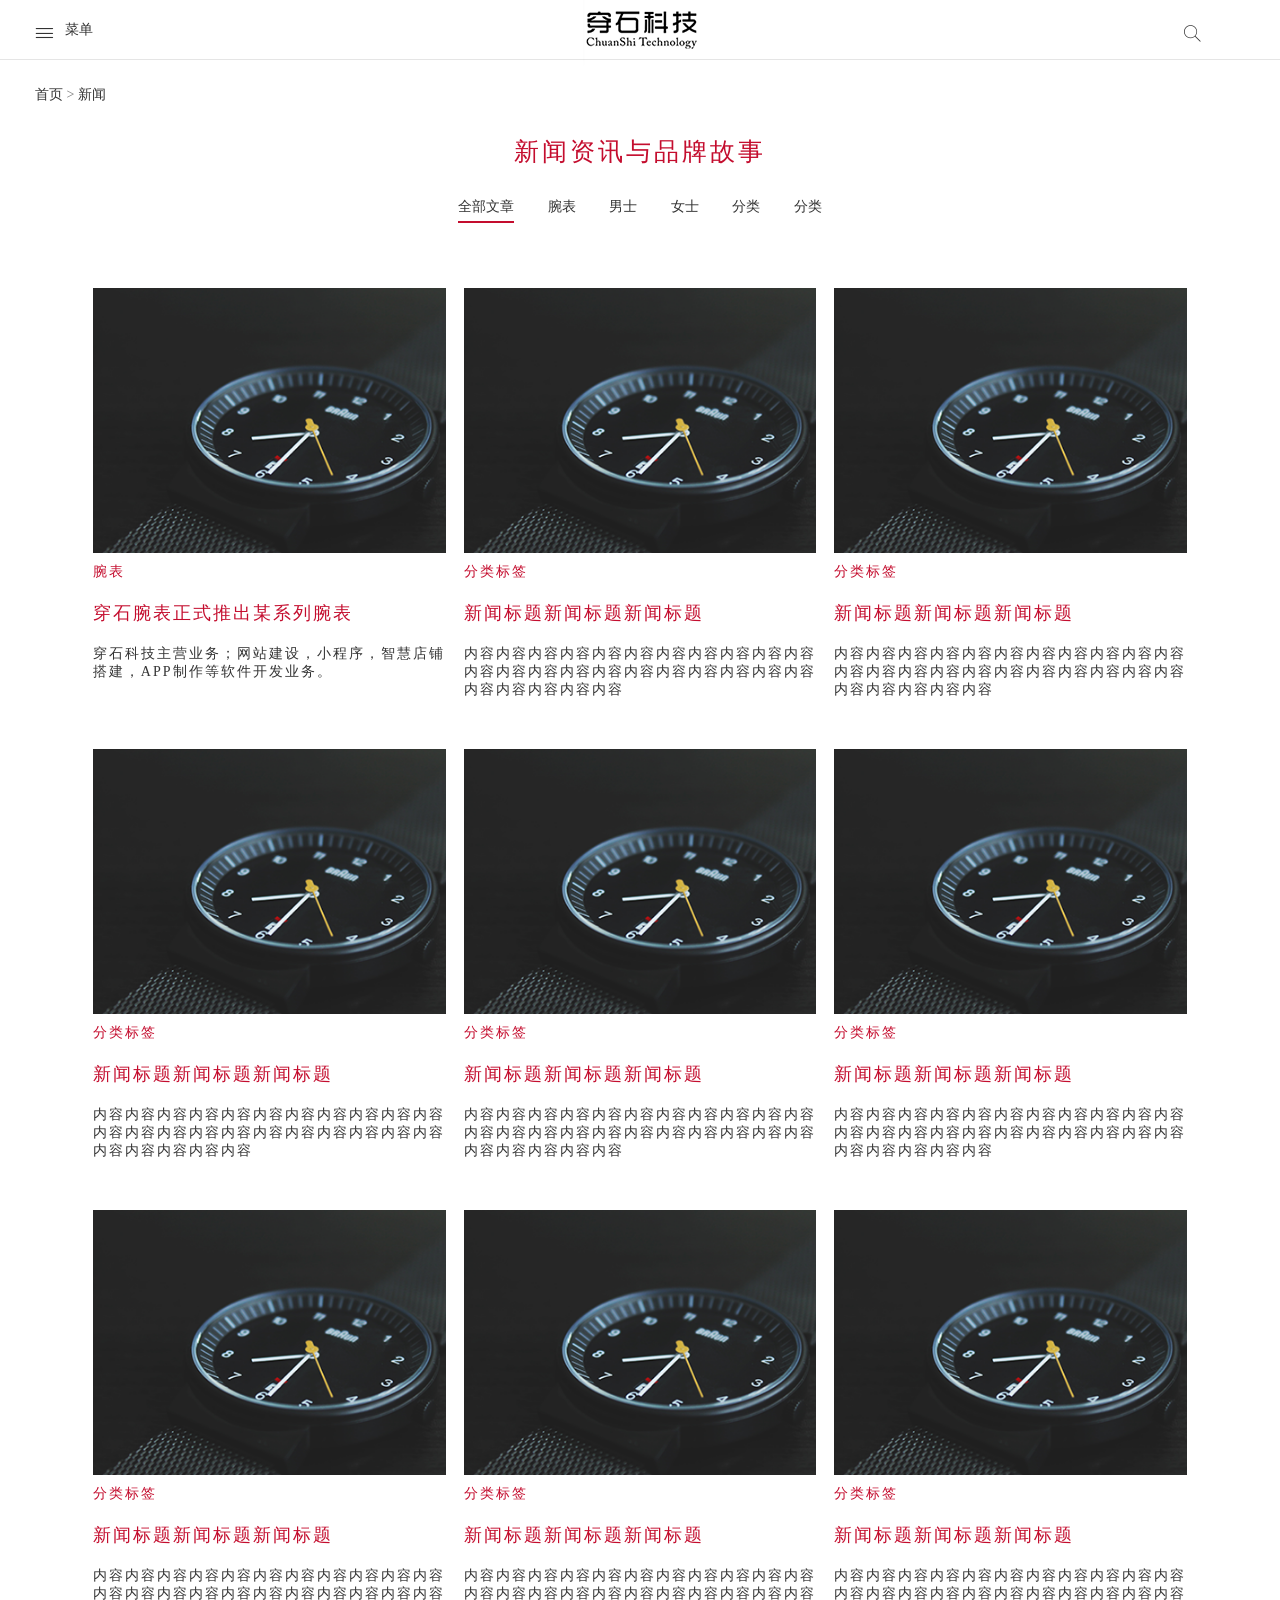
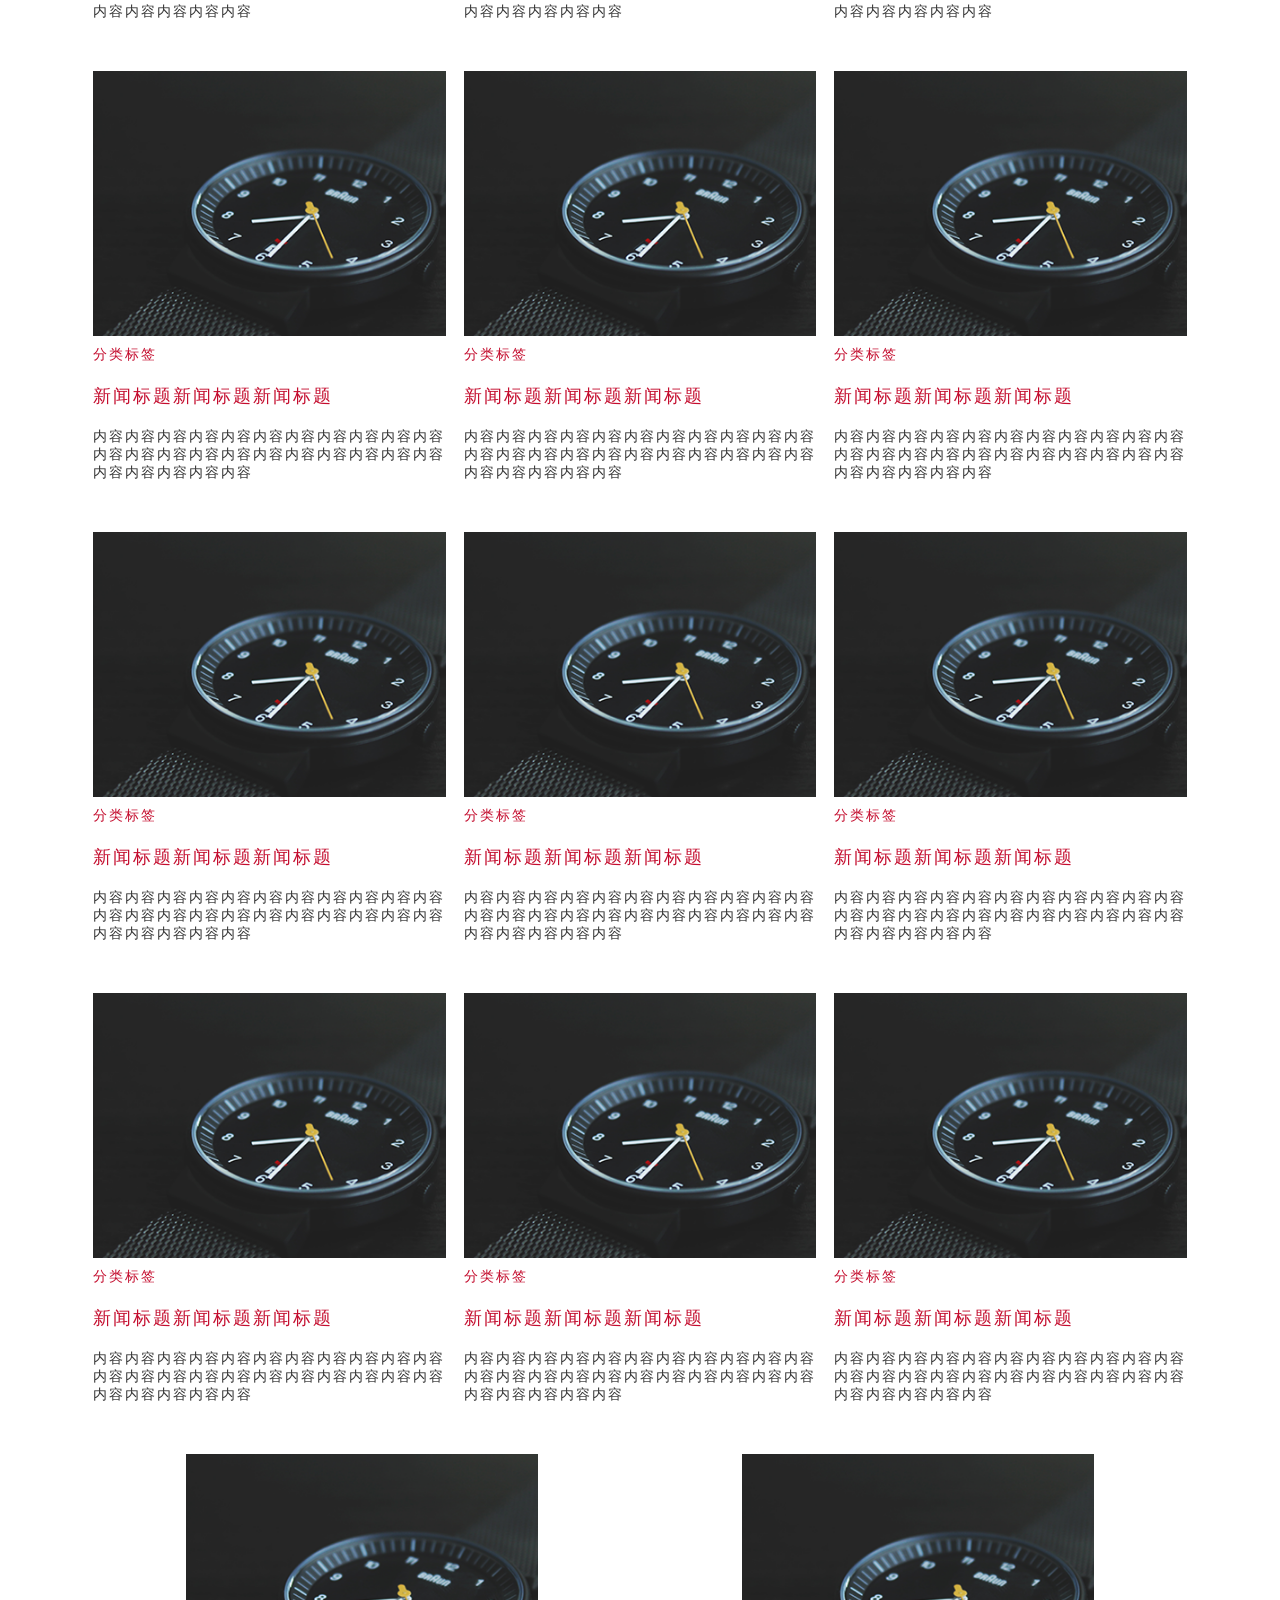
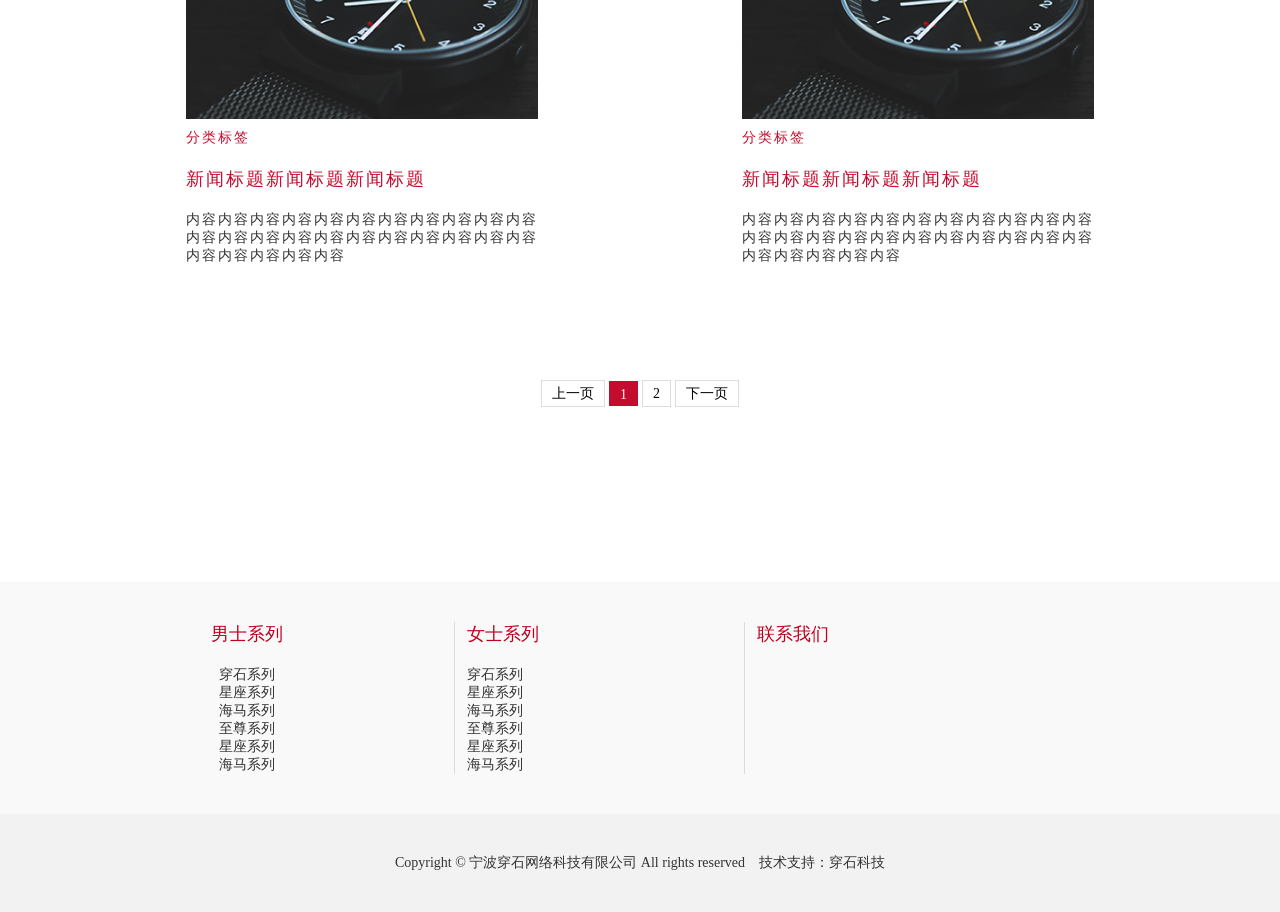
<file: news.html>
<!DOCTYPE html>
<html lang="en">

<head>
    <meta http-equiv="Content-Type" content="text/html; charset=UTF-8" />
    <meta http-equiv="content-language" content="zh-CN" />
    <meta name="viewport" content="width=device-width,initial-scale=1.0,user-scalable=no" />
    <meta name="apple-mobile-web-app-capable" content="yes" />
    <meta name="apple-mobile-web-app-status-bar-style" content="black" />
    <meta name="format-detection" content="telephone=no" />
    <meta name="Keywords" content="" />
    <meta name="Description" content="" />
    <meta name="author" content="" />
    <meta name="renderer" content="webkit">
    <meta http-equiv="X-UA-Compatible" content="IE=Edge,chrome=1">
    <title>Document</title>
    <link rel="stylesheet" href="./css/base.css">
    <link rel="stylesheet" href="./css/news.css">
    <link rel="stylesheet" type="text/css" href="./css/animate.min.css">
    <link rel="stylesheet" href="./css/swiper.css">
</head>

<body>
    <div class="header">
        <div class="menu">
            <span class="iconfont tubiao1">&#xe63c;</span>
            <span class="iconfont tubiao2">&#xe616;</span>
            <span class="caidan">菜单</span>
        </div>
        <div class="logo">
            <a href="./index.html"><img src="./images/logo_2.png" alt=""></a>
        </div>
        <div class="accounts">
            <span class="iconfont tubiao3">&#xe638;</span>
            <div class="close tubiao3">
                <span class="btn">关闭</span>
                <span class="iconfont tubiao6">&#xe616;</span>
            </div>
        </div>
    </div>
    <div class="search_wrapper">
        <div class="search1">
            <input class="shuru" type="text" placeholder="搜索......">
            <a href="./search.html"><span class="iconfont tubiao5">&#xe638;</span></a>
        </div>
    </div>
    <div class="m-sub-menu">
        <div class="list-wrap">
            <li class="pro">
                <a class="col-box" href="javascript:;"><span class="tit">产品系列</span><span class="fr point"></span></a>
                <span class="iconfont tubiao rotate">&#xe637;</span>
                <div class="children-pro">
                    <div class="title">
                        <span class="pro-title">产品系列</span>
                        <span class="iconfont tubiao rotate">&#xe611;</span>
                    </div>
                    <div class="title1">
                        <span>腕表</span>
                        <span class="iconfont tubiao1 rotate">&#xe637;</span>
                        <div class="children-pro2">
                            <div class="title3">
                                <span>腕表</span>
                                <span class="iconfont tubiao3 rotate">&#xe611;</span>
                            </div>
                            <div>
                                <a href="./detail.html">
                                    <span>星座系列</span>
                                </a>
                            </div>
                            <div>
                                <a href="./detail.html">
                                    <span>至尊系列</span>
                                </a>
                            </div>
                            <div>
                                <a href="./detail.html">
                                    <span>生肖系列</span>
                                </a>
                            </div>
                            <div>
                                <a href="./detail.html">
                                    <span>海马系列</span>
                                </a>
                            </div>
                            <div>
                                <a href="./detail.html">
                                    <span>钻石系列</span>
                                </a>
                            </div>
                        </div>
                    </div>
                    <div>
                        <a href="./sort_detail.html"><span>表带</span></a>
                    </div>
                    <div>
                        <a href="./sort_detail.html"><span>表带</span></a>
                    </div>
                    <div>
                        <a href="./sort_detail.html"><span>表带</span></a>
                    </div>
                </div>
            </li>
            <li class="pro">
                <a class="col-box" href="./about.html"><span class="tit">关于我们</span><span class="fr point"></span></a>
            </li>
            <li class="pro">
                <a class="col-box" href="./news.html"><span class="tit">新闻资讯与品牌故事</span><span
                        class="fr point"></span></a>
            </li>
            <li class="pro">
                <a class="col-box" href="./contact.html"><span class="tit">联系我们</span><span class="fr point"></span></a>
            </li>
        </div>
    </div>
    <div class="m-menu2">
        <div class="top-box f-cb">
            <span class="iconfont close">&#xe616;</span>
            <span class="close2">关闭</span>
        </div>
        <div class="list-wrap">
            <li>
                <span class="tit">产品系列</span>
                <div class="children-list-wrap">
                    <ul class="list">
                        <li>
                            <span class="open">腕表</span>
                            <ul class="children">
                                <li><a href="./detail.html">星座系列</a></li>
                                <li><a href="./detail.html">至尊系列</a></li>
                                <li><a href="./detail.html">生肖系列</a></li>
                                <li><a href="./detail.html">海马系列</a></li>
                                <li><a href="./detail.html">钻石系列</a></li>
                            </ul>
                        </li>
                        <li><a href="./sort_detail.html"><span>表带</span></a></li>
                        <li><a href="./sort_detail.html"><span>表带</span></a></li>
                        <li><a href="./sort_detail.html"><span>表带</span></a></li>
                    </ul>
                </div>
            </li>
            <li>
                <a class="col-box" href="./about.html"><span class="tit">关于我们</span><span class="fr point"></span></a>
            </li>
            <li>
                <a class="col-box" href="./news.html"><span class="tit">新闻资讯与品牌故事</span><span
                        class="fr point"></span></a>
            </li>
            <li>
                <a class="col-box" href="./contact.html"><span class="tit">联系我们</span><span class="fr point"></span></a>
            </li>

        </div>
    </div>
    <div class="m-menu2-overlay"></div>
    <div class="t-breadcrumbs">
        <div class="breadcrumbs">
            <span>
                <a href="./index.html" target="_blank">首页</a>
            </span> &gt;
            <span class="breadcrumbs-item-text">
                <a href="./news.html">新闻</a>
            </span>
        </div>
    </div>
    <div class="ppt1">
        <p class="title">新闻资讯与品牌故事</p>
    </div>
    <div class="ppt2">
        <div class="stories-list-tags">
            <div class="hidden-desktop dropdown">
                <div class="wrapper action">
                    <span>全部文章</span>
                    <span class="iconfont tubiao rotate">&#xe63d;</span>
                </div>
                <ul class="dropdown-content">
                    <li>
                        <a class="upper active" href="">全部文章</a>
                    </li>
                    <li>
                        <a class="upper" href="">腕表</a>
                    </li>
                    <li>
                        <a class="upper" href="">男士</a>
                    </li>
                    <li>
                        <a class="upper" href="">女士</a>
                    </li>
                    <li>
                        <a class="upper" href="">分类</a>
                    </li>
                    <li>
                        <a class="upper" href="">分类</a>
                    </li>
                </ul>
            </div>
            <div class="hidden-mobile">
                <div class="wrapper">
                    <ul>
                        <li>
                            <a class="upper active" href="javascript:void(0)">全部文章</a>
                        </li>
                        <li>
                            <a class="upper" href="javascript:void(0)">腕表</a>
                        </li>
                        <li>
                            <a class="upper" href="javascript:void(0)">男士</a>
                        </li>
                        <li>
                            <a class="upper" href="javascript:void(0)">女士</a>
                        </li>
                        <li>
                            <a class="upper" href="javascript:void(0)">分类</a>
                        </li>
                        <li>
                            <a class="upper" href="javascript:void(0)">分类</a>
                        </li>
                    </ul>
                </div>
            </div>
        </div>
    </div>
    <div class="ppt3">
        <div class="content-wrapper">
            <div class="stories-list">
                <div class="stories-list-item">
                    <a href="./news_detail.html">
                        <div class="img_box">
                            <img src="./images/xinwen/img.png" alt="">
                        </div>
                        <div class="p_box">
                            <p class="sort">腕表</p>
                            <p class="title">穿石腕表正式推出某系列腕表</p>
                            <p class="content">穿石科技主营业务；网站建设，小程序，智慧店铺搭建，APP制作等软件开发业务。</p>
                        </div>
                    </a>
                </div>
                <div class="stories-list-item">
                    <a href="./news_detail.html">
                        <div class="img_box">
                            <img src="./images/xinwen/img.png" alt="">
                        </div>
                        <div class="p_box">
                            <p class="sort">分类标签</p>
                            <p class="title">新闻标题新闻标题新闻标题</p>
                            <p class="content">内容内容内容内容内容内容内容内容内容内容内容内容内容内容内容内容内容内容内容内容内容内容内容内容内容内容内容</p>
                        </div>
                    </a>
                </div>
                <div class="stories-list-item">
                    <a href="./news_detail.html">
                        <div class="img_box">
                            <img src="./images/xinwen/img.png" alt="">
                        </div>
                        <div class="p_box">
                            <p class="sort">分类标签</p>
                            <p class="title">新闻标题新闻标题新闻标题</p>
                            <p class="content">内容内容内容内容内容内容内容内容内容内容内容内容内容内容内容内容内容内容内容内容内容内容内容内容内容内容内容</p>
                        </div>
                    </a>
                </div>
                <div class="stories-list-item">
                    <a href="./news_detail.html">
                        <div class="img_box">
                            <img src="./images/xinwen/img.png" alt="">
                        </div>
                        <div class="p_box">
                            <p class="sort">分类标签</p>
                            <p class="title">新闻标题新闻标题新闻标题</p>
                            <p class="content">内容内容内容内容内容内容内容内容内容内容内容内容内容内容内容内容内容内容内容内容内容内容内容内容内容内容内容</p>
                        </div>
                    </a>
                </div>
                <div class="stories-list-item">
                    <a href="./news_detail.html">
                        <div class="img_box">
                            <img src="./images/xinwen/img.png" alt="">
                        </div>
                        <div class="p_box">
                            <p class="sort">分类标签</p>
                            <p class="title">新闻标题新闻标题新闻标题</p>
                            <p class="content">内容内容内容内容内容内容内容内容内容内容内容内容内容内容内容内容内容内容内容内容内容内容内容内容内容内容内容</p>
                        </div>
                    </a>
                </div>
                <div class="stories-list-item">
                    <a href="./news_detail.html">
                        <div class="img_box">
                            <img src="./images/xinwen/img.png" alt="">
                        </div>
                        <div class="p_box">
                            <p class="sort">分类标签</p>
                            <p class="title">新闻标题新闻标题新闻标题</p>
                            <p class="content">内容内容内容内容内容内容内容内容内容内容内容内容内容内容内容内容内容内容内容内容内容内容内容内容内容内容内容</p>
                        </div>
                    </a>
                </div>
                <div class="stories-list-item">
                    <a href="./news_detail.html">
                        <div class="img_box">
                            <img src="./images/xinwen/img.png" alt="">
                        </div>
                        <div class="p_box">
                            <p class="sort">分类标签</p>
                            <p class="title">新闻标题新闻标题新闻标题</p>
                            <p class="content">内容内容内容内容内容内容内容内容内容内容内容内容内容内容内容内容内容内容内容内容内容内容内容内容内容内容内容</p>
                        </div>
                    </a>
                </div>
                <div class="stories-list-item">
                    <a href="./news_detail.html">
                        <div class="img_box">
                            <img src="./images/xinwen/img.png" alt="">
                        </div>
                        <div class="p_box">
                            <p class="sort">分类标签</p>
                            <p class="title">新闻标题新闻标题新闻标题</p>
                            <p class="content">内容内容内容内容内容内容内容内容内容内容内容内容内容内容内容内容内容内容内容内容内容内容内容内容内容内容内容</p>
                        </div>
                    </a>
                </div>
                <div class="stories-list-item">
                    <a href="./news_detail.html">
                        <div class="img_box">
                            <img src="./images/xinwen/img.png" alt="">
                        </div>
                        <div class="p_box">
                            <p class="sort">分类标签</p>
                            <p class="title">新闻标题新闻标题新闻标题</p>
                            <p class="content">内容内容内容内容内容内容内容内容内容内容内容内容内容内容内容内容内容内容内容内容内容内容内容内容内容内容内容</p>
                        </div>
                    </a>
                </div>
                <div class="stories-list-item">
                    <a href="./news_detail.html">
                        <div class="img_box">
                            <img src="./images/xinwen/img.png" alt="">
                        </div>
                        <div class="p_box">
                            <p class="sort">分类标签</p>
                            <p class="title">新闻标题新闻标题新闻标题</p>
                            <p class="content">内容内容内容内容内容内容内容内容内容内容内容内容内容内容内容内容内容内容内容内容内容内容内容内容内容内容内容</p>
                        </div>
                    </a>
                </div>
                <div class="stories-list-item">
                    <a href="./news_detail.html">
                        <div class="img_box">
                            <img src="./images/xinwen/img.png" alt="">
                        </div>
                        <div class="p_box">
                            <p class="sort">分类标签</p>
                            <p class="title">新闻标题新闻标题新闻标题</p>
                            <p class="content">内容内容内容内容内容内容内容内容内容内容内容内容内容内容内容内容内容内容内容内容内容内容内容内容内容内容内容</p>
                        </div>
                    </a>
                </div>
                <div class="stories-list-item">
                    <a href="./news_detail.html">
                        <div class="img_box">
                            <img src="./images/xinwen/img.png" alt="">
                        </div>
                        <div class="p_box">
                            <p class="sort">分类标签</p>
                            <p class="title">新闻标题新闻标题新闻标题</p>
                            <p class="content">内容内容内容内容内容内容内容内容内容内容内容内容内容内容内容内容内容内容内容内容内容内容内容内容内容内容内容</p>
                        </div>
                    </a>
                </div>
                <div class="stories-list-item">
                    <a href="./news_detail.html">
                        <div class="img_box">
                            <img src="./images/xinwen/img.png" alt="">
                        </div>
                        <div class="p_box">
                            <p class="sort">分类标签</p>
                            <p class="title">新闻标题新闻标题新闻标题</p>
                            <p class="content">内容内容内容内容内容内容内容内容内容内容内容内容内容内容内容内容内容内容内容内容内容内容内容内容内容内容内容</p>
                        </div>
                    </a>
                </div>
                <div class="stories-list-item">
                    <a href="./news_detail.html">
                        <div class="img_box">
                            <img src="./images/xinwen/img.png" alt="">
                        </div>
                        <div class="p_box">
                            <p class="sort">分类标签</p>
                            <p class="title">新闻标题新闻标题新闻标题</p>
                            <p class="content">内容内容内容内容内容内容内容内容内容内容内容内容内容内容内容内容内容内容内容内容内容内容内容内容内容内容内容</p>
                        </div>
                    </a>
                </div>
                <div class="stories-list-item">
                    <a href="./news_detail.html">
                        <div class="img_box">
                            <img src="./images/xinwen/img.png" alt="">
                        </div>
                        <div class="p_box">
                            <p class="sort">分类标签</p>
                            <p class="title">新闻标题新闻标题新闻标题</p>
                            <p class="content">内容内容内容内容内容内容内容内容内容内容内容内容内容内容内容内容内容内容内容内容内容内容内容内容内容内容内容</p>
                        </div>
                    </a>
                </div>
                <div class="stories-list-item">
                    <a href="./news_detail.html">
                        <div class="img_box">
                            <img src="./images/xinwen/img.png" alt="">
                        </div>
                        <div class="p_box">
                            <p class="sort">分类标签</p>
                            <p class="title">新闻标题新闻标题新闻标题</p>
                            <p class="content">内容内容内容内容内容内容内容内容内容内容内容内容内容内容内容内容内容内容内容内容内容内容内容内容内容内容内容</p>
                        </div>
                    </a>
                </div>
                <div class="stories-list-item">
                    <a href="./news_detail.html">
                        <div class="img_box">
                            <img src="./images/xinwen/img.png" alt="">
                        </div>
                        <div class="p_box">
                            <p class="sort">分类标签</p>
                            <p class="title">新闻标题新闻标题新闻标题</p>
                            <p class="content">内容内容内容内容内容内容内容内容内容内容内容内容内容内容内容内容内容内容内容内容内容内容内容内容内容内容内容</p>
                        </div>
                    </a>
                </div>
                <div class="stories-list-item">
                    <a href="./news_detail.html">
                        <div class="img_box">
                            <img src="./images/xinwen/img.png" alt="">
                        </div>
                        <div class="p_box">
                            <p class="sort">分类标签</p>
                            <p class="title">新闻标题新闻标题新闻标题</p>
                            <p class="content">内容内容内容内容内容内容内容内容内容内容内容内容内容内容内容内容内容内容内容内容内容内容内容内容内容内容内容</p>
                        </div>
                    </a>
                </div>
                <div class="stories-list-item">
                    <a href="./news_detail.html">
                        <div class="img_box">
                            <img src="./images/xinwen/img.png" alt="">
                        </div>
                        <div class="p_box">
                            <p class="sort">分类标签</p>
                            <p class="title">新闻标题新闻标题新闻标题</p>
                            <p class="content">内容内容内容内容内容内容内容内容内容内容内容内容内容内容内容内容内容内容内容内容内容内容内容内容内容内容内容</p>
                        </div>
                    </a>
                </div>
                <div class="stories-list-item">
                    <a href="./news_detail.html">
                        <div class="img_box">
                            <img src="./images/xinwen/img.png" alt="">
                        </div>
                        <div class="p_box">
                            <p class="sort">分类标签</p>
                            <p class="title">新闻标题新闻标题新闻标题</p>
                            <p class="content">内容内容内容内容内容内容内容内容内容内容内容内容内容内容内容内容内容内容内容内容内容内容内容内容内容内容内容</p>
                        </div>
                    </a>
                </div>
            </div>
        </div>
    </div>
    <div class="pages"></div>
    <div class="footer">
        <div class="footer_wrapper">
            <div class="man">
                <p class="title">男士系列</p>
                <ul>
                    <li><a href="./detail.html">穿石系列</a></li>
                    <li><a href="./detail.html">星座系列</a></li>
                    <li><a href="./detail.html">海马系列</a></li>
                    <li><a href="./detail.html">至尊系列</a></li>
                    <li><a href="./detail.html">星座系列</a></li>
                    <li><a href="./detail.html">海马系列</a></li>
                </ul>
            </div>
            <div class="madam">
                <p class="title">女士系列</p>
                <ul>
                    <li><a href="./detail.html">穿石系列</a></li>
                    <li><a href="./detail.html">星座系列</a></li>
                    <li><a href="./detail.html">海马系列</a></li>
                    <li><a href="./detail.html">至尊系列</a></li>
                    <li><a href="./detail.html">星座系列</a></li>
                    <li><a href="./detail.html">海马系列</a></li>
                </ul>
            </div>
            <div class="contact">
                <a href="./contact.html">
                    <p class="title contact2">联系我们</p>
                </a>
            </div>
        </div>
        <div class="footer_bottom">
            <p>Copyright © 宁波穿石网络科技有限公司 All rights reserved &nbsp;&nbsp;&nbsp;<a
                    href="http://www.beian.miit.gov.cn">技术支持：穿石科技</a></p>
        </div>
    </div>
</body>
<script src="js/jquery-1.11.3.min.js"></script>
<script src="js/swiper.min.js"></script>
<script type="text/javascript" src="js/jquery.aniview.min.js"></script>
<script src="js/base.js"></script>
<script src="js/page.js"></script>
<script>
    $(".upper").click(function () {
        $(".upper").removeClass("active");
        $(this).addClass("active");
    })

    $(".pages").createPage({
        pageCount: 2,
        current: 1,
        backFn: function (p) {
            
        }
    });
</script>
</file>
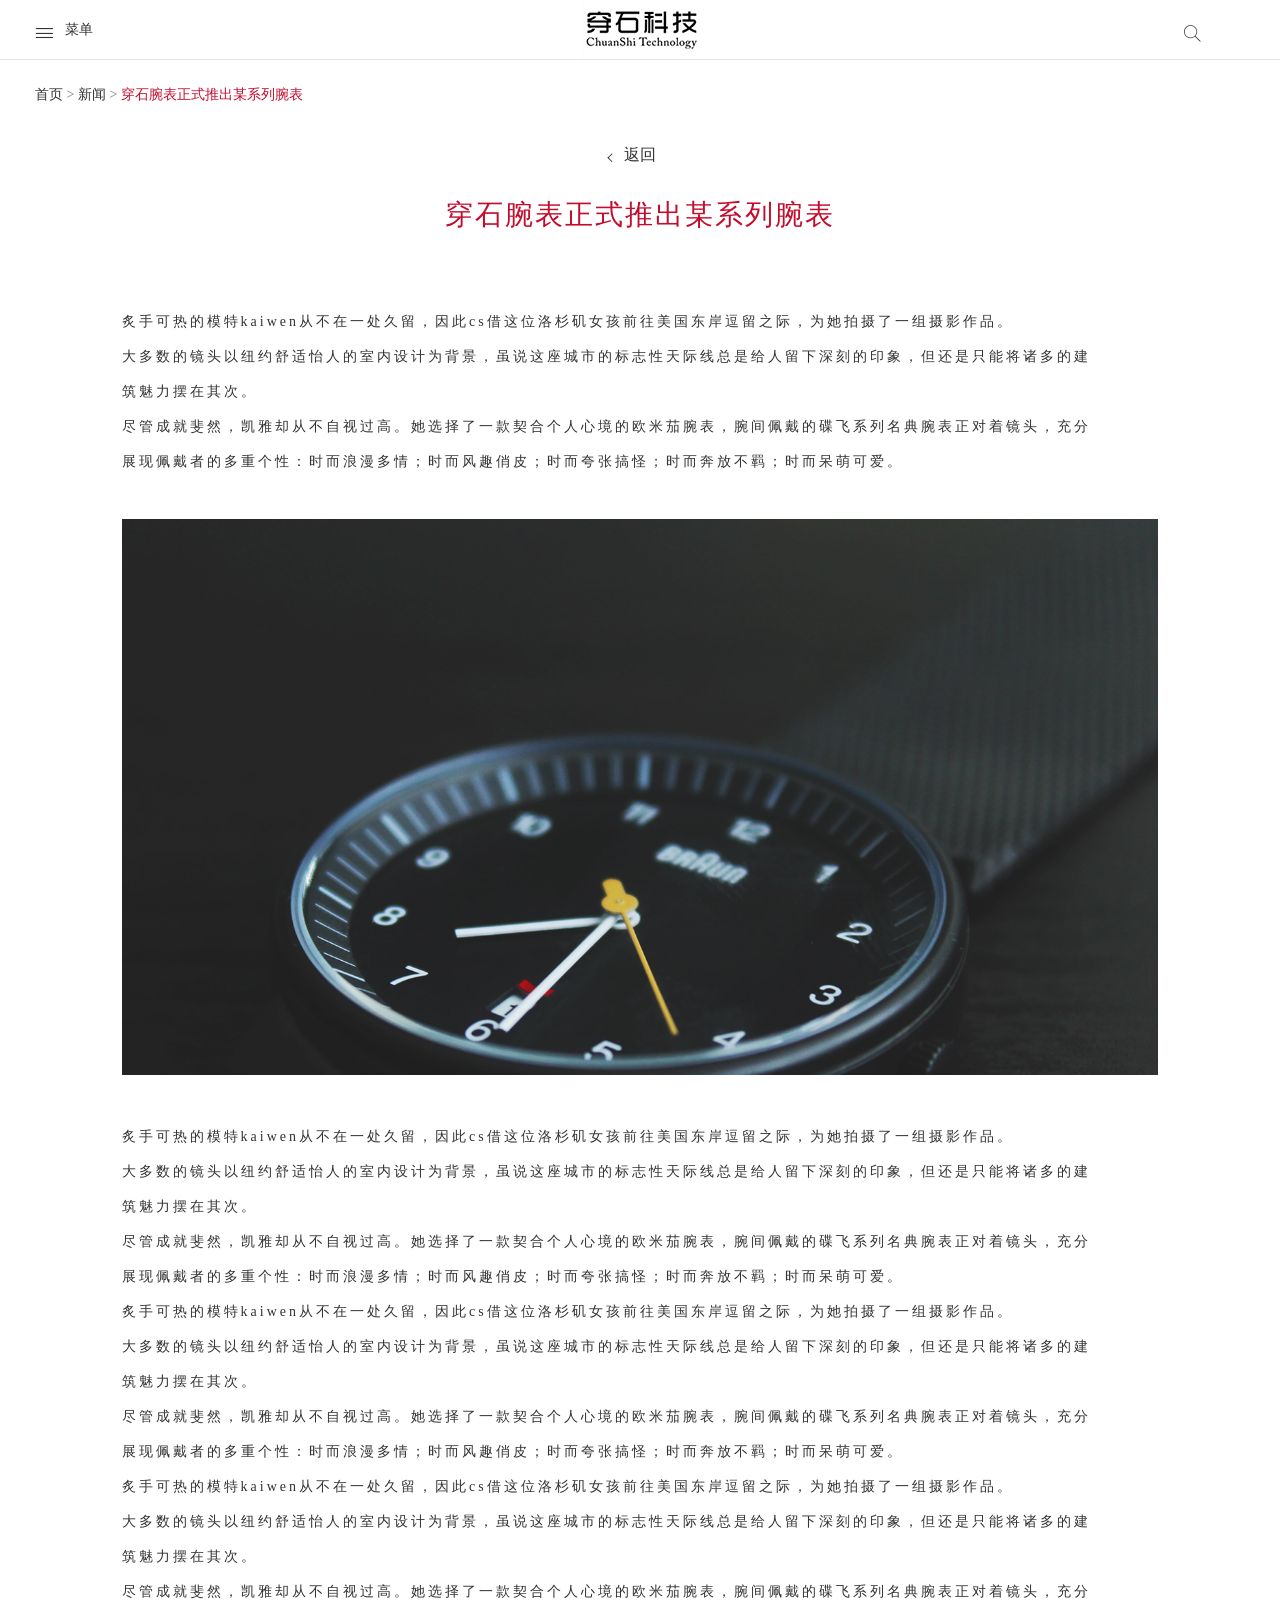
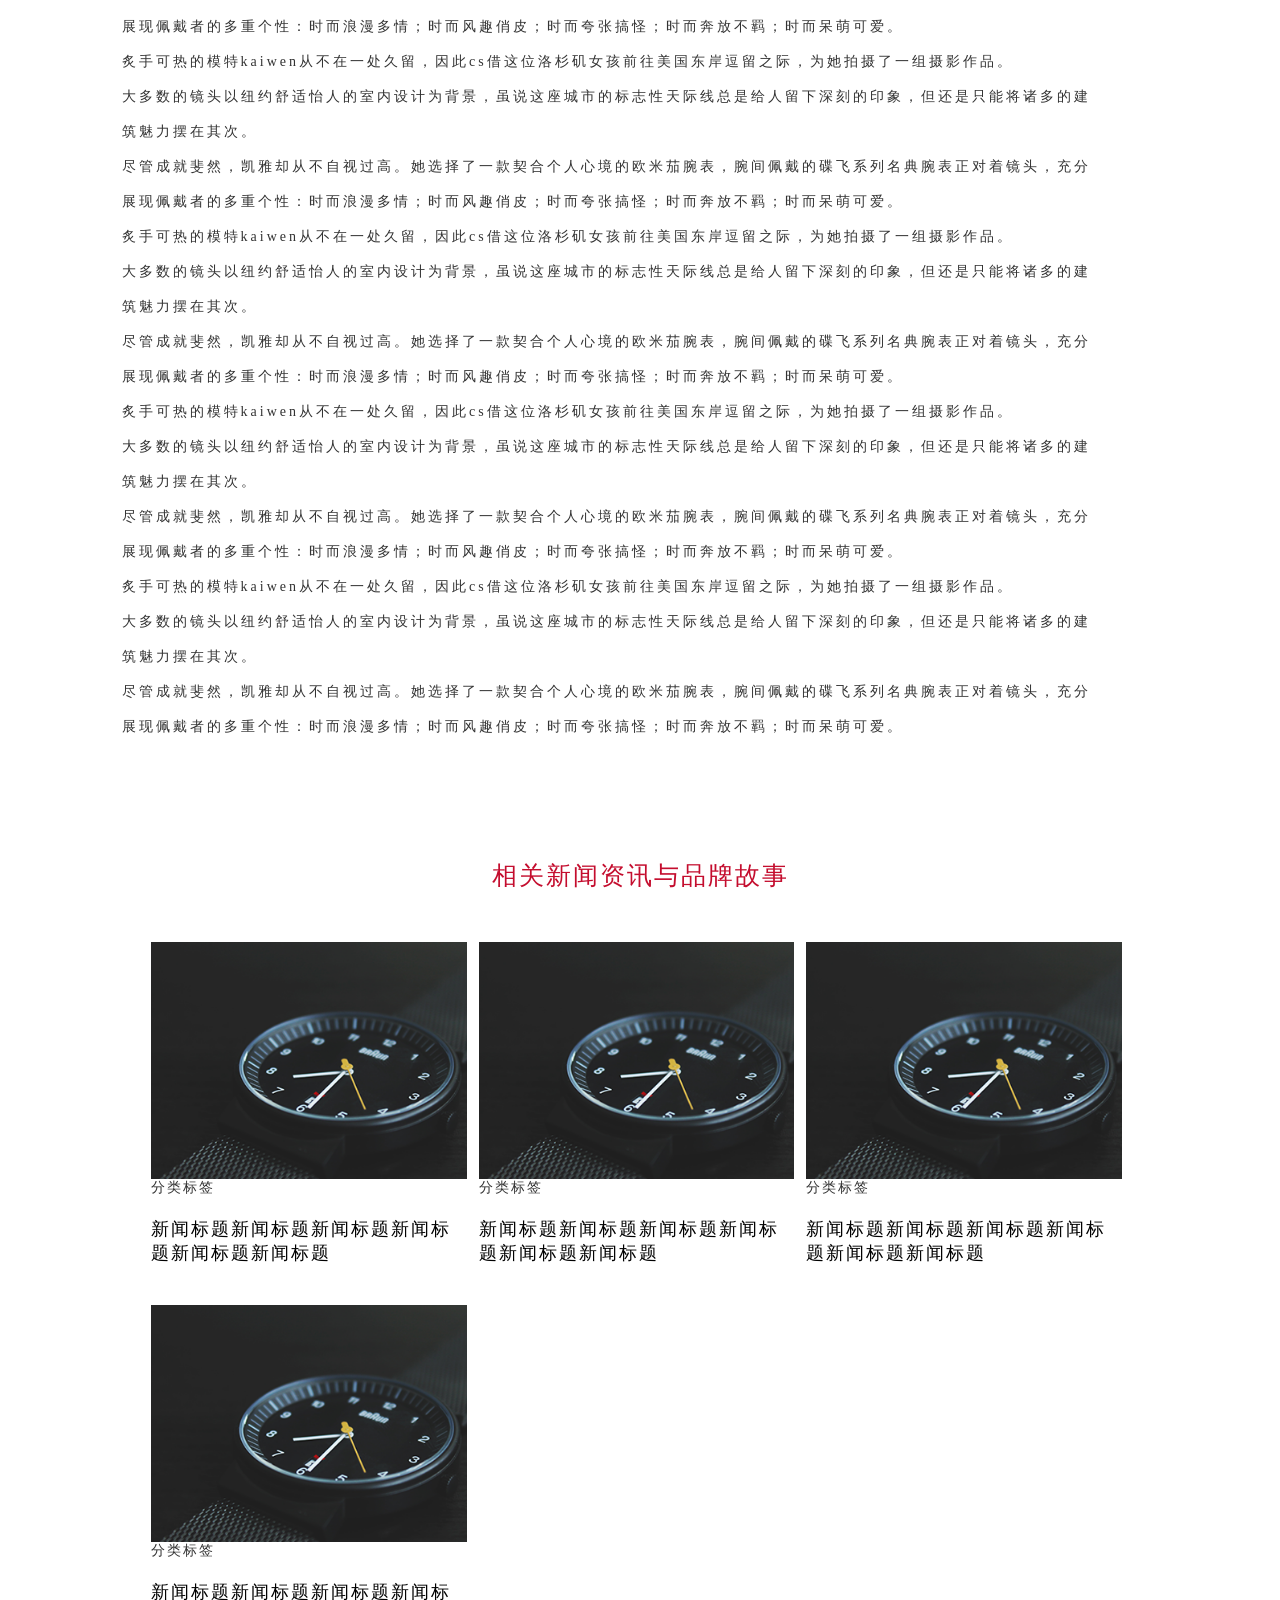
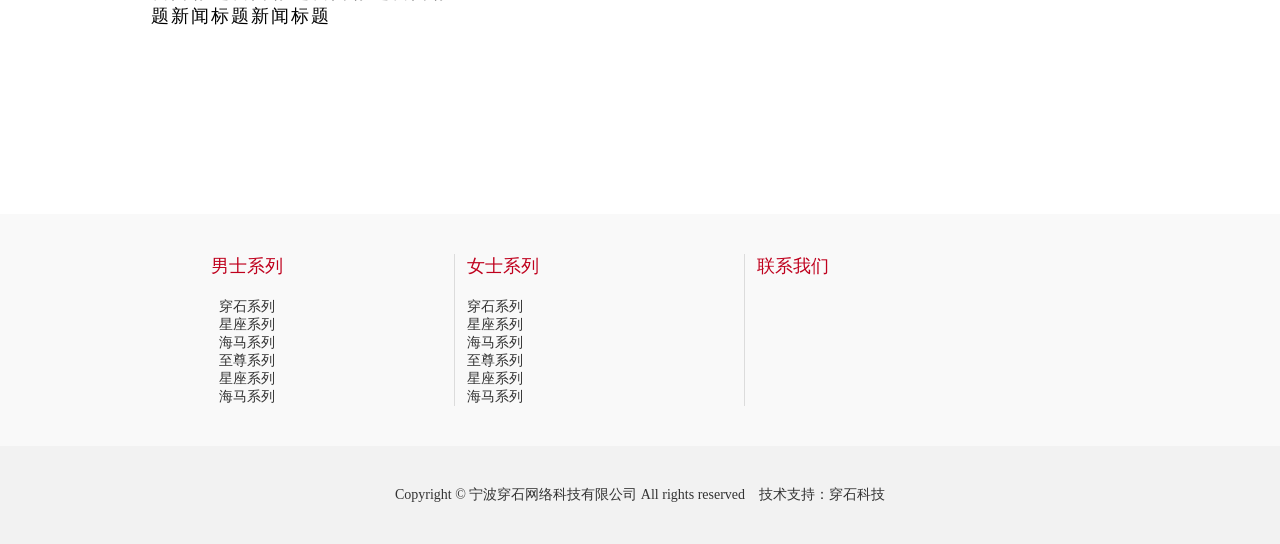
<file: news_detail.html>
<!DOCTYPE html>
<html lang="en">

<head>
    <meta http-equiv="Content-Type" content="text/html; charset=UTF-8" />
    <meta http-equiv="content-language" content="zh-CN" />
    <meta name="viewport" content="width=device-width,initial-scale=1.0,user-scalable=no" />
    <meta name="apple-mobile-web-app-capable" content="yes" />
    <meta name="apple-mobile-web-app-status-bar-style" content="black" />
    <meta name="format-detection" content="telephone=no" />
    <meta name="Keywords" content="" />
    <meta name="Description" content="" />
    <meta name="author" content="" />
    <meta name="renderer" content="webkit">
    <meta http-equiv="X-UA-Compatible" content="IE=Edge,chrome=1">
    <title>Document</title>
    <link rel="stylesheet" href="./css/base.css">
    <link rel="stylesheet" href="./css/news_detail.css">
    <link rel="stylesheet" type="text/css" href="./css/animate.min.css">
    <link rel="stylesheet" href="./css/swiper.css">
</head>

<body>
    <div class="header">
        <div class="menu">
            <span class="iconfont tubiao1">&#xe63c;</span>
            <span class="iconfont tubiao2">&#xe616;</span>
            <span class="caidan">菜单</span>
        </div>
        <div class="logo">
            <a href="./index.html"><img src="./images/logo_2.png" alt=""></a>
        </div>
        <div class="accounts">
            <span class="iconfont tubiao3">&#xe638;</span>
            <div class="close tubiao3">
                <span class="btn">关闭</span>
                <span class="iconfont tubiao6">&#xe616;</span>
            </div>
        </div>
    </div>
    <div class="search_wrapper">
        <div class="search1">
            <input class="shuru" type="text" placeholder="搜索......">
            <a href="./search.html"><span class="iconfont tubiao5">&#xe638;</span></a>
        </div>
    </div>
    <div class="m-sub-menu">
        <div class="list-wrap">
            <li class="pro">
                <a class="col-box" href="javascript:;"><span class="tit">产品系列</span><span class="fr point"></span></a>
                <span class="iconfont tubiao rotate">&#xe637;</span>
                <div class="children-pro">
                    <div class="title">
                        <span class="pro-title">产品系列</span>
                        <span class="iconfont tubiao rotate">&#xe611;</span>
                    </div>
                    <div class="title1">
                        <span>腕表</span>
                        <span class="iconfont tubiao1 rotate">&#xe637;</span>
                        <div class="children-pro2">
                            <div class="title3">
                                <span>腕表</span>
                                <span class="iconfont tubiao3 rotate">&#xe611;</span>
                            </div>
                            <div>
                                <a href="./detail.html">
                                    <span>星座系列</span>
                                </a>
                            </div>
                            <div>
                                <a href="./detail.html">
                                    <span>至尊系列</span>
                                </a>
                            </div>
                            <div>
                                <a href="./detail.html">
                                    <span>生肖系列</span>
                                </a>
                            </div>
                            <div>
                                <a href="./detail.html">
                                    <span>海马系列</span>
                                </a>
                            </div>
                            <div>
                                <a href="./detail.html">
                                    <span>钻石系列</span>
                                </a>
                            </div>
                        </div>
                    </div>
                    <div>
                        <a href="./sort_detail.html"><span>表带</span></a>
                    </div>
                    <div>
                        <a href="./sort_detail.html"><span>表带</span></a>
                    </div>
                    <div>
                        <a href="./sort_detail.html"><span>表带</span></a>
                    </div>
                </div>
            </li>
            <li class="pro">
                <a class="col-box" href="./about.html"><span class="tit">关于我们</span><span class="fr point"></span></a>
            </li>
            <li class="pro">
                <a class="col-box" href="./news.html"><span class="tit">新闻资讯与品牌故事</span><span
                        class="fr point"></span></a>
            </li>
            <li class="pro">
                <a class="col-box" href="./contact.html"><span class="tit">联系我们</span><span class="fr point"></span></a>
            </li>
        </div>
    </div>
    <div class="m-menu2">
        <div class="top-box f-cb">
            <span class="iconfont close">&#xe616;</span>
            <span class="close2">关闭</span>
        </div>
        <div class="list-wrap">
            <li>
                <span class="tit">产品系列</span>
                <div class="children-list-wrap">
                    <ul class="list">
                        <li>
                            <span class="open">腕表</span>
                            <ul class="children">
                                <li><a href="./detail.html">星座系列</a></li>
                                <li><a href="./detail.html">至尊系列</a></li>
                                <li><a href="./detail.html">生肖系列</a></li>
                                <li><a href="./detail.html">海马系列</a></li>
                                <li><a href="./detail.html">钻石系列</a></li>
                            </ul>
                        </li>
                        <li><a href="./sort_detail.html"><span>表带</span></a></li>
                        <li><a href="./sort_detail.html"><span>表带</span></a></li>
                        <li><a href="./sort_detail.html"><span>表带</span></a></li>
                    </ul>
                </div>
            </li>
            <li>
                <a class="col-box" href="./about.html"><span class="tit">关于我们</span><span class="fr point"></span></a>
            </li>
            <li>
                <a class="col-box" href="./news.html"><span class="tit">新闻资讯与品牌故事</span><span
                        class="fr point"></span></a>
            </li>
            <li>
                <a class="col-box" href="./contact.html"><span class="tit">联系我们</span><span class="fr point"></span></a>
            </li>

        </div>
    </div>
    <div class="m-menu2-overlay"></div>
    <div class="t-breadcrumbs">
        <div class="breadcrumbs">
            <span>
                <a href="./index.html" target="_blank">首页</a>
            </span> &gt;
            <span class="breadcrumbs-item-text">
                <a href="./news.html">新闻</a>
            </span>&gt;
            <span class="breadcrumbs-item-title">穿石腕表正式推出某系列腕表</span>
        </div>
    </div>
    <div class="ppt1">
        <a href="./news.html"><span class="back iconfont">返回</span></a>
        <p class="title">穿石腕表正式推出某系列腕表</p>
    </div>
    <div class="ppt2">
        <div class="content_wrapper">
            <div class="p_box2">
                <p class="p1">炙手可热的模特kaiwen从不在一处久留，因此cs借这位洛杉矶女孩前往美国东岸逗留之际，为她拍摄了一组摄影作品。</p>
                <p class="p2">大多数的镜头以纽约舒适怡人的室内设计为背景，虽说这座城市的标志性天际线总是给人留下深刻的印象，但还是只能将诸多的建筑魅力摆在其次。</p>
                <p class="p3">
                    尽管成就斐然，凯雅却从不自视过高。她选择了一款契合个人心境的欧米茄腕表，腕间佩戴的碟飞系列名典腕表正对着镜头，充分展现佩戴者的多重个性：时而浪漫多情；时而风趣俏皮；时而夸张搞怪；时而奔放不羁；时而呆萌可爱。
                </p>
            </div>
            <div class="img_box2">
                <img src="./images/xinwen/img1.png" alt="">
            </div>
            <div class="p_box2">
                <p class="p1">炙手可热的模特kaiwen从不在一处久留，因此cs借这位洛杉矶女孩前往美国东岸逗留之际，为她拍摄了一组摄影作品。</p>
                <p class="p2">大多数的镜头以纽约舒适怡人的室内设计为背景，虽说这座城市的标志性天际线总是给人留下深刻的印象，但还是只能将诸多的建筑魅力摆在其次。</p>
                <p class="p3">
                    尽管成就斐然，凯雅却从不自视过高。她选择了一款契合个人心境的欧米茄腕表，腕间佩戴的碟飞系列名典腕表正对着镜头，充分展现佩戴者的多重个性：时而浪漫多情；时而风趣俏皮；时而夸张搞怪；时而奔放不羁；时而呆萌可爱。
                </p>
                <p class="p1">炙手可热的模特kaiwen从不在一处久留，因此cs借这位洛杉矶女孩前往美国东岸逗留之际，为她拍摄了一组摄影作品。</p>
                <p class="p2">大多数的镜头以纽约舒适怡人的室内设计为背景，虽说这座城市的标志性天际线总是给人留下深刻的印象，但还是只能将诸多的建筑魅力摆在其次。</p>
                <p class="p3">
                    尽管成就斐然，凯雅却从不自视过高。她选择了一款契合个人心境的欧米茄腕表，腕间佩戴的碟飞系列名典腕表正对着镜头，充分展现佩戴者的多重个性：时而浪漫多情；时而风趣俏皮；时而夸张搞怪；时而奔放不羁；时而呆萌可爱。
                </p>
                <p class="p1">炙手可热的模特kaiwen从不在一处久留，因此cs借这位洛杉矶女孩前往美国东岸逗留之际，为她拍摄了一组摄影作品。</p>
                <p class="p2">大多数的镜头以纽约舒适怡人的室内设计为背景，虽说这座城市的标志性天际线总是给人留下深刻的印象，但还是只能将诸多的建筑魅力摆在其次。</p>
                <p class="p3">
                    尽管成就斐然，凯雅却从不自视过高。她选择了一款契合个人心境的欧米茄腕表，腕间佩戴的碟飞系列名典腕表正对着镜头，充分展现佩戴者的多重个性：时而浪漫多情；时而风趣俏皮；时而夸张搞怪；时而奔放不羁；时而呆萌可爱。
                </p>
                <p class="p1">炙手可热的模特kaiwen从不在一处久留，因此cs借这位洛杉矶女孩前往美国东岸逗留之际，为她拍摄了一组摄影作品。</p>
                <p class="p2">大多数的镜头以纽约舒适怡人的室内设计为背景，虽说这座城市的标志性天际线总是给人留下深刻的印象，但还是只能将诸多的建筑魅力摆在其次。</p>
                <p class="p3">
                    尽管成就斐然，凯雅却从不自视过高。她选择了一款契合个人心境的欧米茄腕表，腕间佩戴的碟飞系列名典腕表正对着镜头，充分展现佩戴者的多重个性：时而浪漫多情；时而风趣俏皮；时而夸张搞怪；时而奔放不羁；时而呆萌可爱。
                </p>
                <p class="p1">炙手可热的模特kaiwen从不在一处久留，因此cs借这位洛杉矶女孩前往美国东岸逗留之际，为她拍摄了一组摄影作品。</p>
                <p class="p2">大多数的镜头以纽约舒适怡人的室内设计为背景，虽说这座城市的标志性天际线总是给人留下深刻的印象，但还是只能将诸多的建筑魅力摆在其次。</p>
                <p class="p3">
                    尽管成就斐然，凯雅却从不自视过高。她选择了一款契合个人心境的欧米茄腕表，腕间佩戴的碟飞系列名典腕表正对着镜头，充分展现佩戴者的多重个性：时而浪漫多情；时而风趣俏皮；时而夸张搞怪；时而奔放不羁；时而呆萌可爱。
                </p>
                <p class="p1">炙手可热的模特kaiwen从不在一处久留，因此cs借这位洛杉矶女孩前往美国东岸逗留之际，为她拍摄了一组摄影作品。</p>
                <p class="p2">大多数的镜头以纽约舒适怡人的室内设计为背景，虽说这座城市的标志性天际线总是给人留下深刻的印象，但还是只能将诸多的建筑魅力摆在其次。</p>
                <p class="p3">
                    尽管成就斐然，凯雅却从不自视过高。她选择了一款契合个人心境的欧米茄腕表，腕间佩戴的碟飞系列名典腕表正对着镜头，充分展现佩戴者的多重个性：时而浪漫多情；时而风趣俏皮；时而夸张搞怪；时而奔放不羁；时而呆萌可爱。
                </p>
                <p class="p1">炙手可热的模特kaiwen从不在一处久留，因此cs借这位洛杉矶女孩前往美国东岸逗留之际，为她拍摄了一组摄影作品。</p>
                <p class="p2">大多数的镜头以纽约舒适怡人的室内设计为背景，虽说这座城市的标志性天际线总是给人留下深刻的印象，但还是只能将诸多的建筑魅力摆在其次。</p>
                <p class="p3">
                    尽管成就斐然，凯雅却从不自视过高。她选择了一款契合个人心境的欧米茄腕表，腕间佩戴的碟飞系列名典腕表正对着镜头，充分展现佩戴者的多重个性：时而浪漫多情；时而风趣俏皮；时而夸张搞怪；时而奔放不羁；时而呆萌可爱。
                </p>
            </div>
        </div>
    </div>
    <div class="ppt3">
        <p class="title">相关新闻资讯与品牌故事</p>
        <div class="content-wrapper">
            <div class="stories-list">
                <div class="stories-list-item">
                    <a href="./news_detail.html">
                        <div class="img_box">
                            <img src="./images/xinwen/img.png" alt="">
                        </div>
                        <div class="p_box">
                            <p class="sort">分类标签</p>
                            <p class="title">新闻标题新闻标题新闻标题新闻标题新闻标题新闻标题</p>
                        </div>
                    </a>
                </div>
                <div class="stories-list-item">
                    <a href="./news_detail.html">
                        <div class="img_box">
                            <img src="./images/xinwen/img.png" alt="">
                        </div>
                        <div class="p_box">
                            <p class="sort">分类标签</p>
                            <p class="title">新闻标题新闻标题新闻标题新闻标题新闻标题新闻标题</p>
                        </div>
                    </a>
                </div>
                <div class="stories-list-item">
                    <a href="./news_detail.html">
                        <div class="img_box">
                            <img src="./images/xinwen/img.png" alt="">
                        </div>
                        <div class="p_box">
                            <p class="sort">分类标签</p>
                            <p class="title">新闻标题新闻标题新闻标题新闻标题新闻标题新闻标题</p>
                        </div>
                    </a>
                </div>
                <div class="stories-list-item">
                    <a href="./news_detail.html">
                        <div class="img_box">
                            <img src="./images/xinwen/img.png" alt="">
                        </div>
                        <div class="p_box">
                            <p class="sort">分类标签</p>
                            <p class="title">新闻标题新闻标题新闻标题新闻标题新闻标题新闻标题</p>
                        </div>
                    </a>
                </div>
            </div>
        </div>
    </div>
    <div class="footer">
        <div class="footer_wrapper">
            <div class="man">
                <p class="title">男士系列</p>
                <ul>
                    <li><a href="./detail.html">穿石系列</a></li>
                    <li><a href="./detail.html">星座系列</a></li>
                    <li><a href="./detail.html">海马系列</a></li>
                    <li><a href="./detail.html">至尊系列</a></li>
                    <li><a href="./detail.html">星座系列</a></li>
                    <li><a href="./detail.html">海马系列</a></li>
                </ul>
            </div>
            <div class="madam">
                <p class="title">女士系列</p>
                <ul>
                    <li><a href="./detail.html">穿石系列</a></li>
                    <li><a href="./detail.html">星座系列</a></li>
                    <li><a href="./detail.html">海马系列</a></li>
                    <li><a href="./detail.html">至尊系列</a></li>
                    <li><a href="./detail.html">星座系列</a></li>
                    <li><a href="./detail.html">海马系列</a></li>
                </ul>
            </div>
            <div class="contact">
                <a href="./contact.html">
                    <p class="title contact2">联系我们</p>
                </a>
            </div>
        </div>
        <div class="footer_bottom">
            <p>Copyright © 宁波穿石网络科技有限公司 All rights reserved &nbsp;&nbsp;&nbsp;<a
                    href="http://www.beian.miit.gov.cn">技术支持：穿石科技</a></p>
        </div>
    </div>
</body>
<script src="js/jquery-1.11.3.min.js"></script>
<script src="js/swiper.min.js"></script>
<script type="text/javascript" src="js/jquery.aniview.min.js"></script>
<script src="js/base.js"></script>
</file>
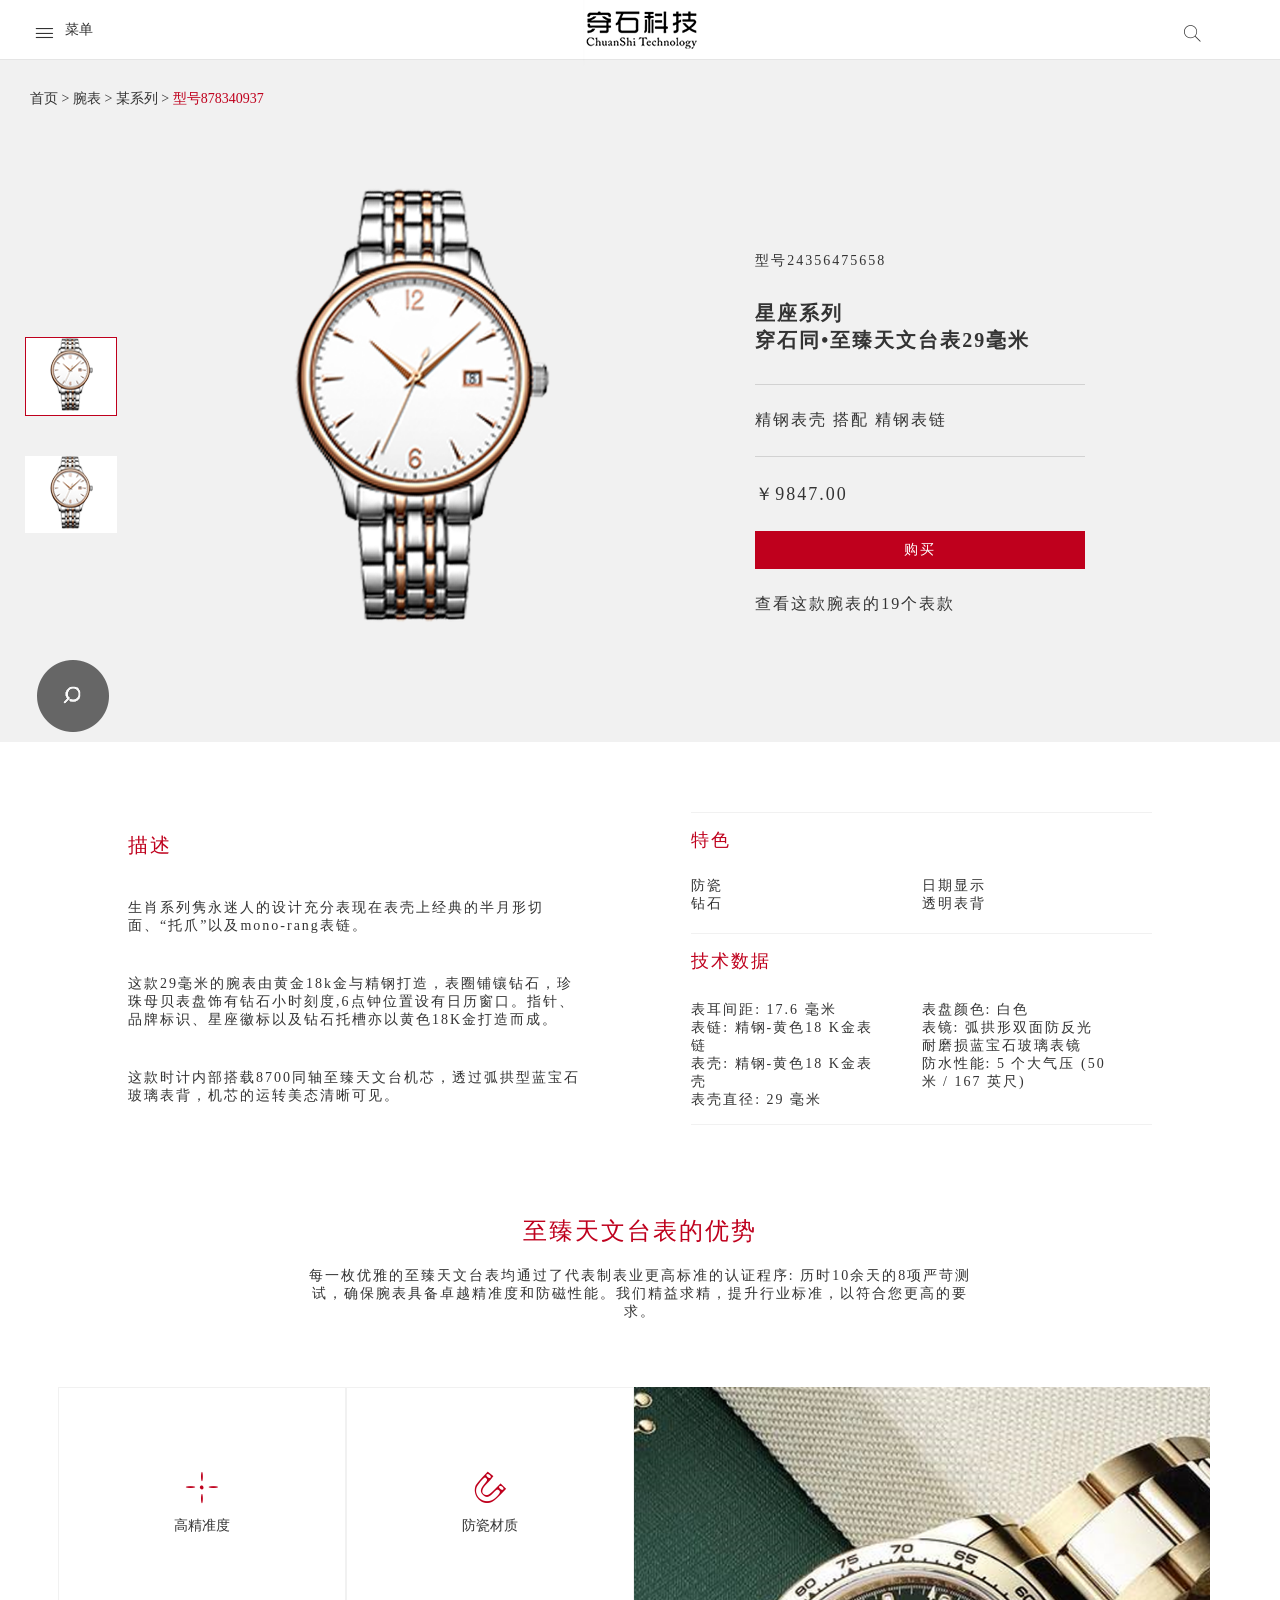
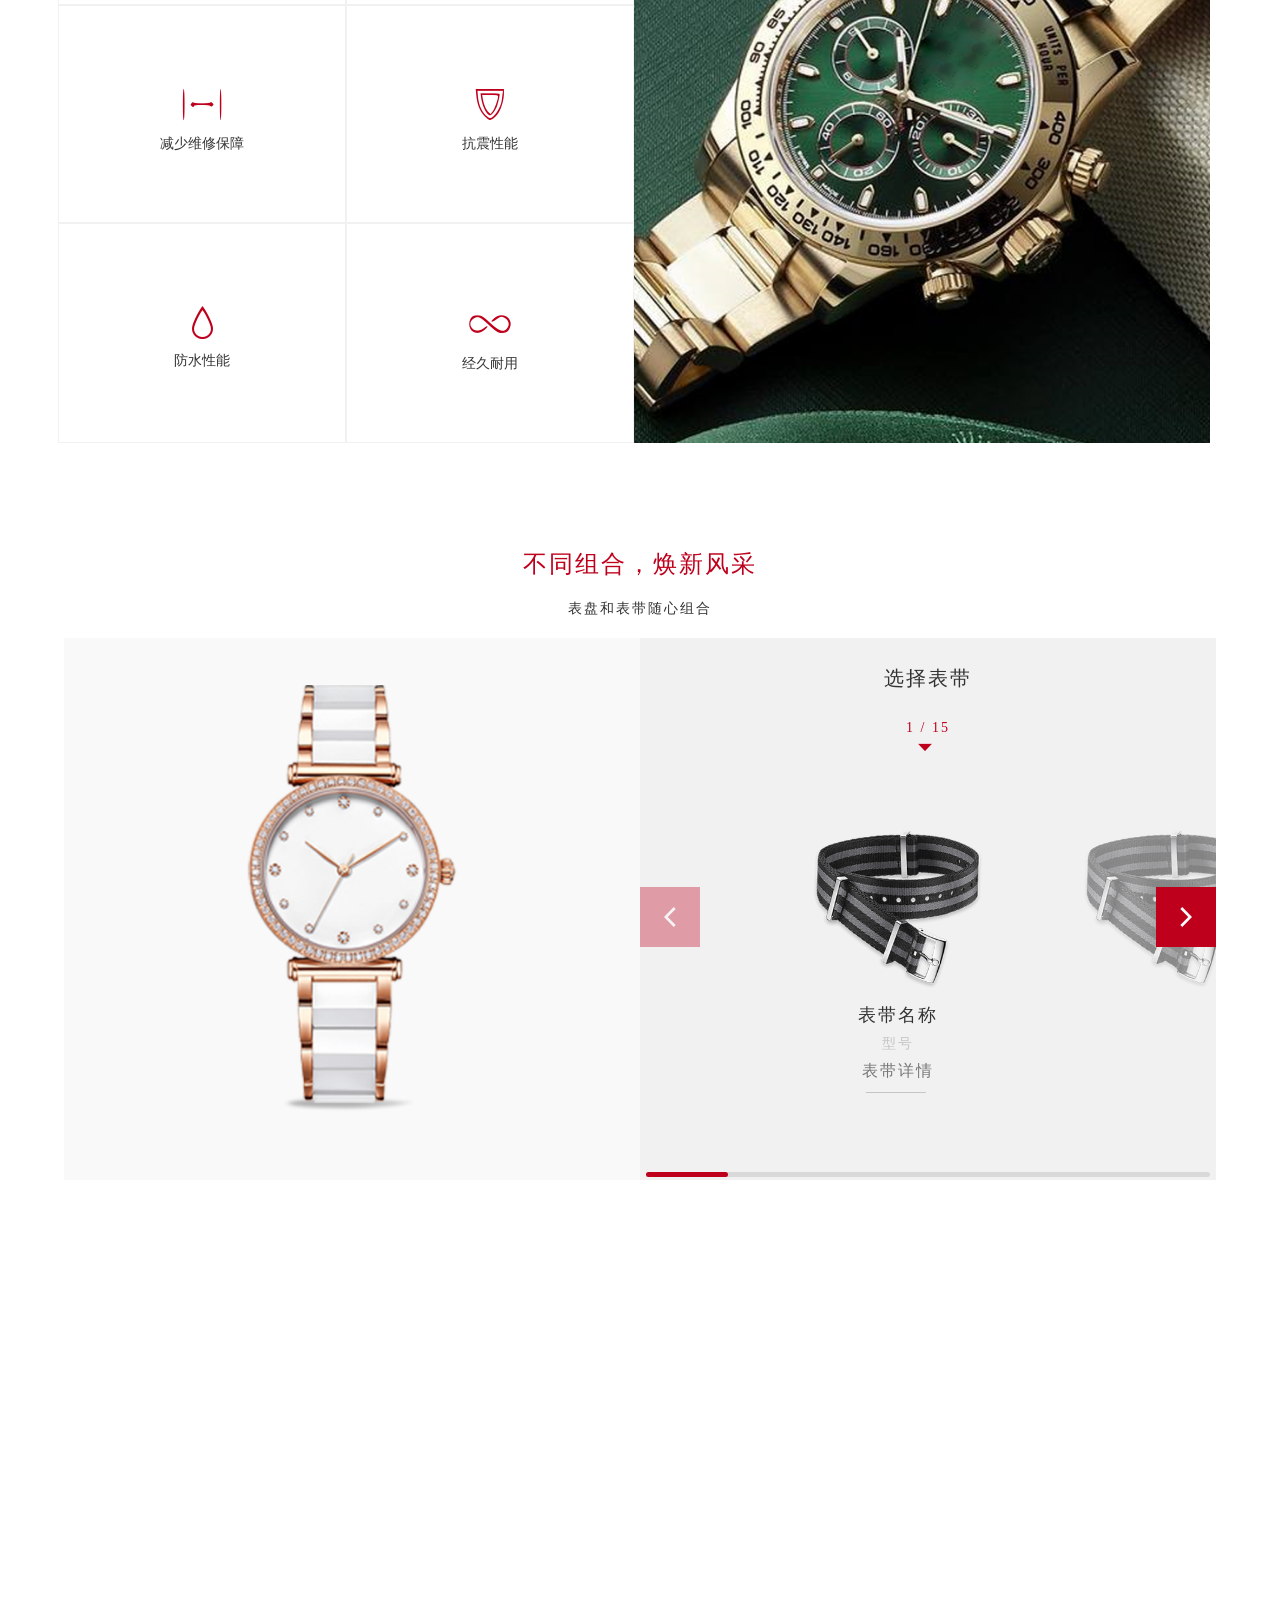
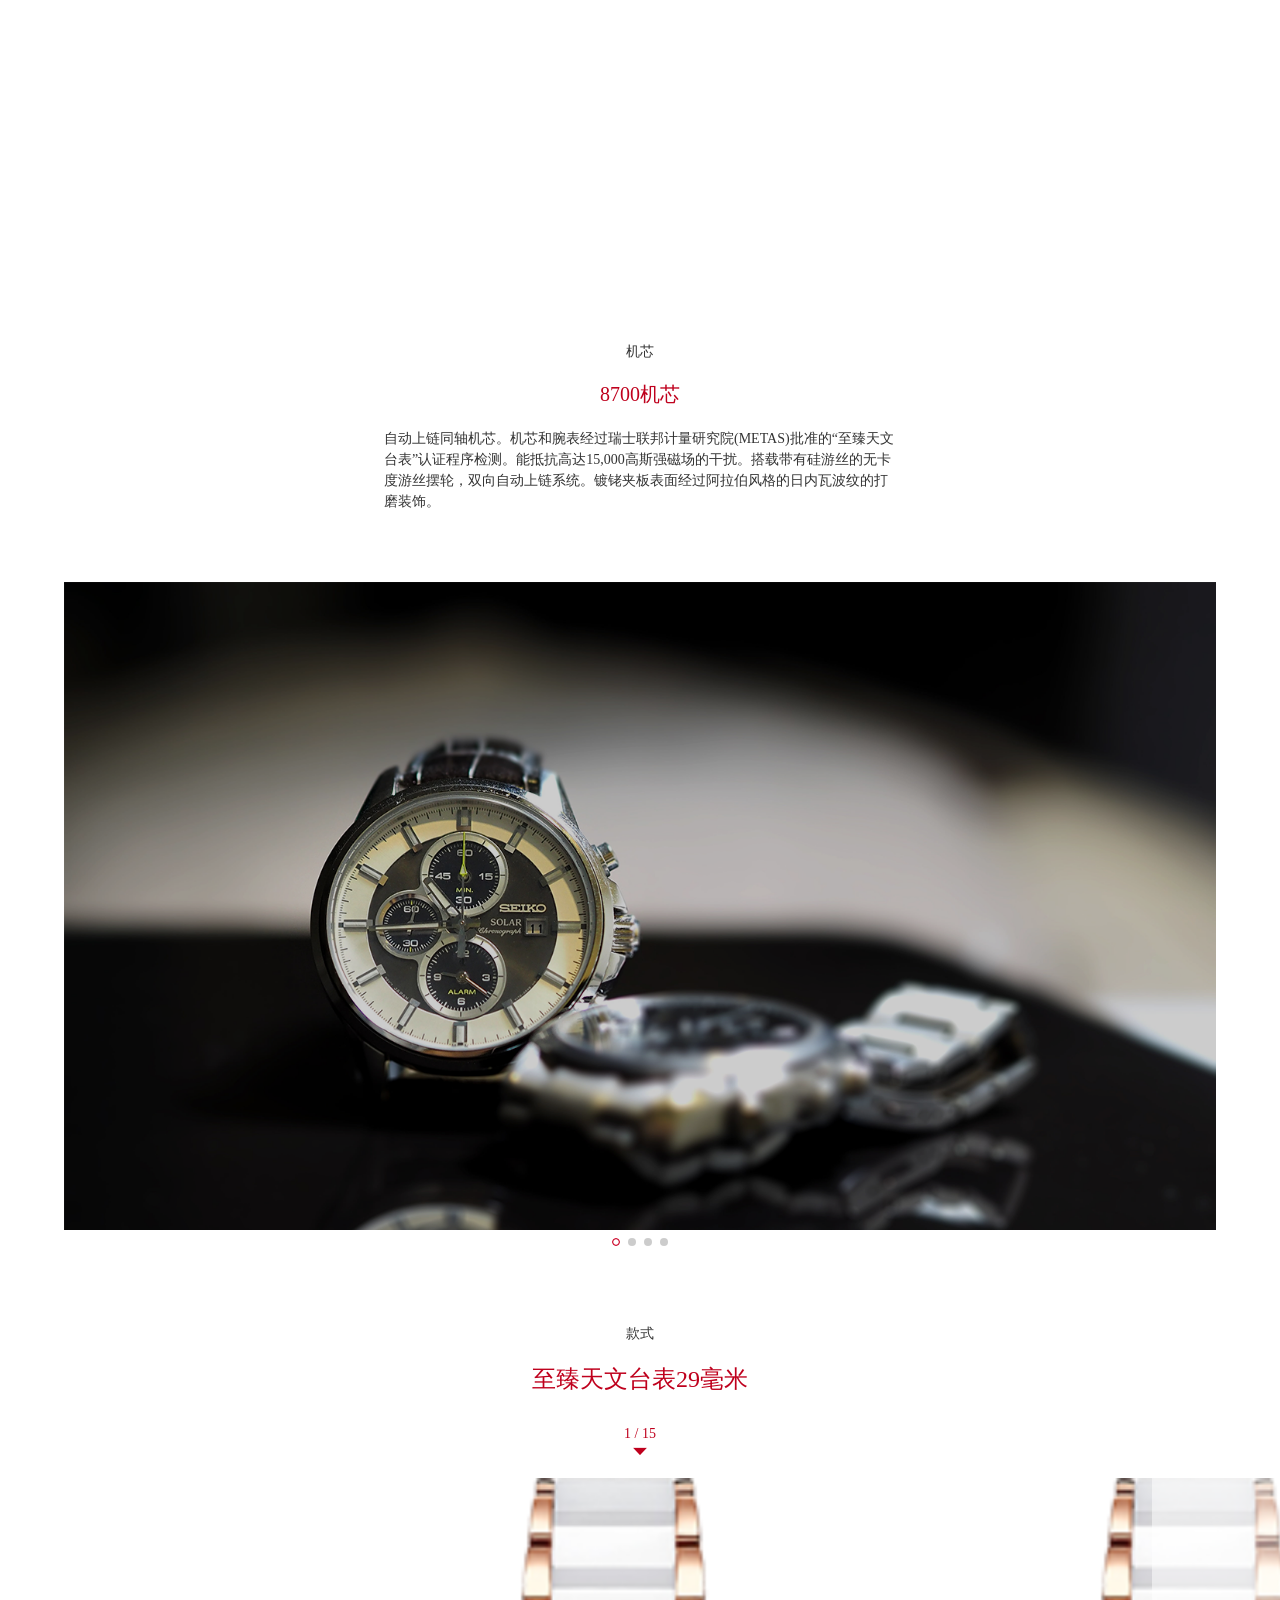
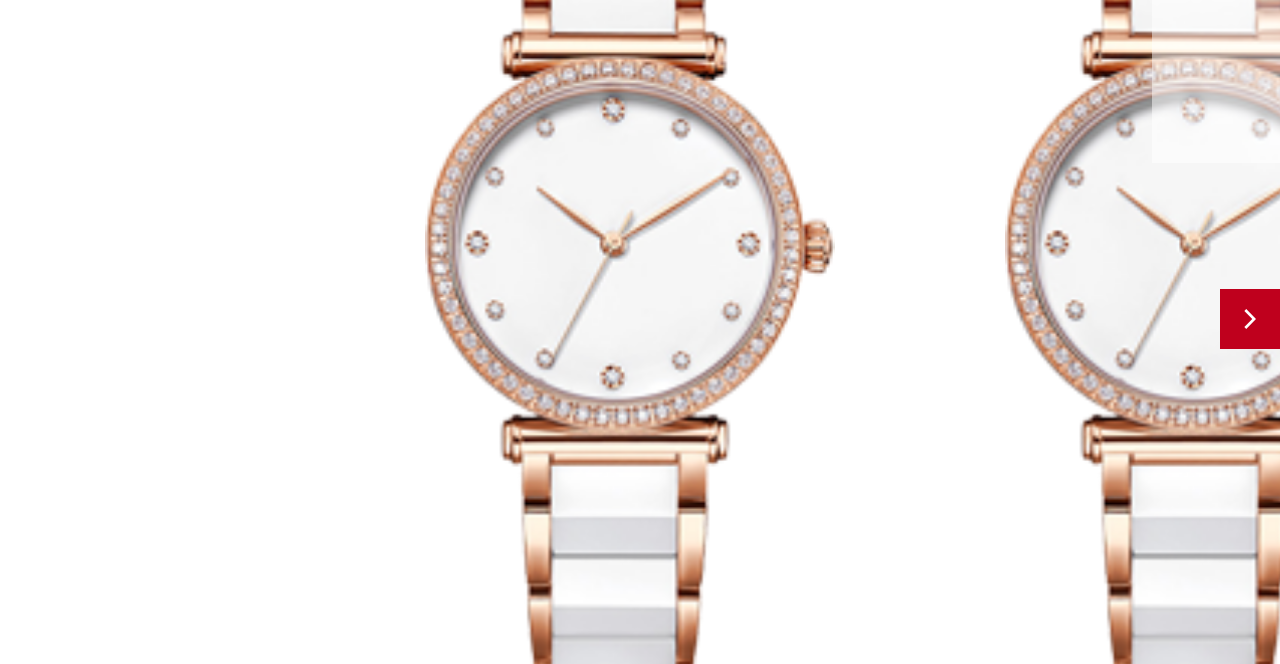
<file: product.html>
<!DOCTYPE html>
<html lang="en">

<head>
    <meta http-equiv="Content-Type" content="text/html; charset=UTF-8" />
    <meta http-equiv="content-language" content="zh-CN" />
    <meta name="viewport" content="width=device-width,initial-scale=1.0,user-scalable=no" />
    <meta name="apple-mobile-web-app-capable" content="yes" />
    <meta name="apple-mobile-web-app-status-bar-style" content="black" />
    <meta name="format-detection" content="telephone=no" />
    <meta name="Keywords" content="" />
    <meta name="Description" content="" />
    <meta name="author" content="" />
    <meta name="renderer" content="webkit">
    <meta http-equiv="X-UA-Compatible" content="IE=Edge,chrome=1">
    <title>Document</title>
    <link rel="stylesheet" href="./css/base.css">
    <link rel="stylesheet" href="./css/produce.css">
    <link rel="stylesheet" href="./css/pro_hidden.css">
    <link rel="stylesheet" href="./css/border.css">
    <link rel="stylesheet" href="./iconmoon/style.css">
    <link rel="stylesheet" type="text/css" href="./css/animate.min.css">
    <link rel="stylesheet" href="./css/swiper.css">
</head>


<body>
    <div class="header">
        <div class="menu">
            <span class="iconfont tubiao1">&#xe63c;</span>
            <span class="iconfont tubiao2">&#xe616;</span>
            <span class="caidan">菜单</span>
        </div>
        <div class="logo">
            <a href="./index.html"><img src="./images/logo_2.png" alt=""></a>
        </div>
        <div class="accounts">
            <span class="iconfont tubiao3">&#xe638;</span>
            <div class="close tubiao3">
                <span class="btn">关闭</span>
                <span class="iconfont tubiao6">&#xe616;</span>
            </div>
        </div>
    </div>
    <div class="search_wrapper">
        <div class="search1">
            <input class="shuru" type="text" placeholder="搜索......">
            <a href="./search.html"><span class="iconfont tubiao5">&#xe638;</span></a>
        </div>
    </div>
    <div class="m-sub-menu">
        <div class="list-wrap">
            <li class="pro">
                <a class="col-box" href="javascript:;"><span class="tit">产品系列</span><span class="fr point"></span></a>
                <span class="iconfont tubiao rotate">&#xe637;</span>
                <div class="children-pro">
                    <div class="title">
                        <span class="pro-title">产品系列</span>
                        <span class="iconfont tubiao rotate">&#xe611;</span>
                    </div>
                    <div class="title1">
                        <span>腕表</span>
                        <span class="iconfont tubiao1 rotate">&#xe637;</span>
                        <div class="children-pro2">
                            <div class="title3">
                                <span>腕表</span>
                                <span class="iconfont tubiao3 rotate">&#xe611;</span>
                            </div>
                            <div>
                                <a href="./detail.html">
                                    <span>星座系列</span>
                                </a>
                            </div>
                            <div>
                                <a href="./detail.html">
                                    <span>至尊系列</span>
                                </a>
                            </div>
                            <div>
                                <a href="./detail.html">
                                    <span>生肖系列</span>
                                </a>
                            </div>
                            <div>
                                <a href="./detail.html">
                                    <span>海马系列</span>
                                </a>
                            </div>
                            <div>
                                <a href="./detail.html">
                                    <span>钻石系列</span>
                                </a>
                            </div>
                        </div>
                    </div>
                    <div>
                        <a href="./sort_detail.html"><span>表带</span></a>
                    </div>
                    <div>
                        <a href="./sort_detail.html"><span>表带</span></a>
                    </div>
                    <div>
                        <a href="./sort_detail.html"><span>表带</span></a>
                    </div>
                </div>
            </li>
            <li class="pro">
                <a class="col-box" href="./about.html"><span class="tit">关于我们</span><span class="fr point"></span></a>
            </li>
            <li class="pro">
                <a class="col-box" href="./news.html"><span class="tit">新闻资讯与品牌故事</span><span
                        class="fr point"></span></a>
            </li>
            <li class="pro">
                <a class="col-box" href="./contact.html"><span class="tit">联系我们</span><span class="fr point"></span></a>
            </li>
        </div>
    </div>
    <div class="m-menu2">
        <div class="top-box f-cb">
            <span class="iconfont close">&#xe616;</span>
            <span class="close2">关闭</span>
        </div>
        <div class="list-wrap">
            <li>
                <span class="tit">产品系列</span>
                <div class="children-list-wrap">
                    <ul class="list">
                        <li>
                            <span class="open">腕表</span>
                            <ul class="children">
                                <li><a href="./detail.html">星座系列</a></li>
                                <li><a href="./detail.html">至尊系列</a></li>
                                <li><a href="./detail.html">生肖系列</a></li>
                                <li><a href="./detail.html">海马系列</a></li>
                                <li><a href="./detail.html">钻石系列</a></li>
                            </ul>
                        </li>
                        <li><a href="./sort_detail.html"><span>表带</span></a></li>
                        <li><a href="./sort_detail.html"><span>表带</span></a></li>
                        <li><a href="./sort_detail.html"><span>表带</span></a></li>
                    </ul>
                </div>
            </li>
            <li>
                <a class="col-box" href="./about.html"><span class="tit">关于我们</span><span class="fr point"></span></a>
            </li>
            <li>
                <a class="col-box" href="./news.html"><span class="tit">新闻资讯与品牌故事</span><span
                        class="fr point"></span></a>
            </li>
            <li>
                <a class="col-box" href="./contact.html"><span class="tit">联系我们</span><span class="fr point"></span></a>
            </li>

        </div>
    </div>
    <div class="m-menu2-overlay"></div>
    <div class="ppt1">
        <div class="t-breadcrumbs">
            <div class="breadcrumbs">
                <span>
                    <a href="./index.html" target="_blank">首页</a>
                </span> &gt;
                <span class="breadcrumbs-item-text">
                    <a href="./product.html">腕表</a>
                </span>
                &gt;
                <span class="breadcrumbs-item-text">
                    <a href="./detail.html">某系列</a>
                </span>
                &gt;
                <span class="breadcrumbs-item-text" style="color:#bf001d;">型号878340937</span>
            </div>
        </div>
        <div id="content">
            <div id="gallery">
                <div id="gallery_nav">
                    <a class="on" rel="img1" href="javascript:;"><img src="images/shanpin/img8.png" /></a>
                    <a rel="img2" href="javascript:;"><img src="images/shanpin/img8.png" /></a>

                </div>
                <div class="search-btn">
                    <img src="./images/shanpin/tubiao.png" alt="">
                </div>
                <div id="gallery_output">
                    <img id="img1" src="images/shanpin/img1.png" />
                    <img id="img2" src="images/shanpin/img1.png" />
                </div>

                <div class="clear"></div>
            </div>
            <div class="produce-main">
                <div class="produce-wrapper">
                    <p class="type">型号24356475658</p>
                    <p class="title">星座系列<br>穿石同•至臻天文台表29毫米</p>
                    <p class="collocation">精钢表壳 搭配 精钢表链</p>
                    <p class="moeny">￥9847.00</p>
                    <a href="">
                        <p class="buy">购买</p>
                    </a>
                    <a href="#search">
                        <p class="search">
                            查看这款腕表的19个表款
                        </p>
                    </a>
                </div>
            </div>

        </div>

    </div>
    <div class="hidden">
        <div id="content_hidden">
            <div id="gallery_hidden">
                <div id="gallery_nav_hidden">
                    <a class="on" rel="img1" href="javascript:;"><img src="images/shanpin/img8.png" /></a>
                    <a rel="img2" href="javascript:;"><img src="images/shanpin/img8.png" /></a>
                </div>

                <div id="gallery_output_hidden">
                    <img id="img3" border="0" src="images/shanpin/img1.png" />
                    <img id="img4" border="0" src="images/shanpin/img1.png" />
                </div>
                <div class="close_btn">
                    <span class="iconfont tubiao">&#xe616;</span>
                </div>
                <div class="clear"></div>
            </div>
        </div>
    </div>
    <div class="ppt2">
        <div class="content-wrapper">
            <div class="describe">
                <p class="title">描述</p>
                <p class="content">生肖系列隽永迷人的设计充分表现在表壳上经典的半月形切面、“托爪”以及mono-rang表链。</p>
                <p>这款29毫米的腕表由黄金18k金与精钢打造，表圈铺镶钻石，珍珠母贝表盘饰有钻石小时刻度,6点钟位置设有日历窗口。指针、品牌标识、星座徽标以及钻石托槽亦以黄色18K金打造而成。</p>
                <p>这款时计内部搭载8700同轴至臻天文台机芯，透过弧拱型蓝宝石玻璃表背，机芯的运转美态清晰可见。</p>

            </div>
            <div class="service">
                <div class="service-wrapper">
                    <div class="feature">
                        <p class="title1">特色</p>
                        <span class="iconfont tubiao rotate">&#xe63d;</span>
                        <div class="feature-content">
                            <ul>
                                <li>防瓷</li>
                                <li>日期显示</li>
                                <li>钻石</li>
                                <li>透明表背</li>
                            </ul>
                        </div>
                    </div>
                    <div class="data">
                        <p class="title1 title2">技术数据</p>
                        <span class="iconfont tubiao rotate">&#xe63d;</span>
                        <div class="data-content">
                            <ul>
                                <li>表耳间距: 17.6 毫米</li>
                                <li>表盘颜色: 白色</li>
                                <li>表链: 精钢‑黄色18 K金表链</li>
                                <li>表镜: 弧拱形双面防反光耐磨损蓝宝石玻璃表镜</li>
                                <li>表壳: 精钢‑黄色18 K金表壳</li>
                                <li>防水性能: 5 个大气压 (50 米 / 167 英尺)</li>
                                <li>表壳直径: 29 毫米</li>
                            </ul>
                        </div>
                    </div>
                </div>
            </div>
        </div>
    </div>
    <div class="title_content">
        <p class="title1">至臻天文台表的优势</p>
        <p class="content">每一枚优雅的至臻天文台表均通过了代表制表业更高标准的认证程序: 历时10余天的8项严苛测试，确保腕表具备卓越精准度和防磁性能。我们精益求精，提升行业标准，以符合您更高的要求。</p>
    </div>
    <div class="ppt3">

        <div class="lunbo2">
            <div class="swiper_wrapper">
                <div class="swiper-container2">
                    <div class="swiper-wrapper">
                        <div class="swiper-slide">
                            <div class="img_box">
                                <img class="pro" src="./images/shanpin/img11.png" alt="">
                            </div>
                            <div class="return">
                                <img class="turn" src="./images/shanpin/img12.png" alt="">
                                <p>返回</p>
                            </div>
                            <div class="p_box">
                                <span class="icon-6 tubiao2"></span>
                                <p class="title">精准度为其他官方认证天文台表的两倍</p>
                                <p class="des">至臻天文台表历经双重测试及认证。首先，机芯需经过瑞士官方天文台（ COSC
                                    ）认证测试，达到每日走时误差-4/+6秒的精准度标准。其次，整只腕表及其机芯又必须接受瑞士联邦计量研究院（METAS）设定的八项至臻天文台测试，确保每日走时误差为0/+5秒。
                                </p>
                            </div>
                        </div>
                        <div class="swiper-slide">
                            <div class="img_box">
                                <img class="pro" src="./images/shanpin/img11.png" alt="">
                            </div>
                            <div class="return">
                                <img class="turn" src="./images/shanpin/img12.png" alt="">
                                <p>返回</p>
                            </div>
                            <div class="p_box">
                                <span class="icon-3 tubiao2"></span>
                                <p class="title">专利防磁材质</p>
                                <p class="des">
                                    日常生活的物品可能会使腕表置于磁场中，对腕表的走时精准造成永久性影响，例如：手机、手提包上的磁扣、笔记本电脑、磁共振、电磁炉和自动门等。为了避免造成腕表永久性的走时误差，每天可能长达数分钟之久，我们的机芯创新地采用防磁材质，例如硅游丝等，确保机芯能够抵抗15,000高斯强磁场的干扰。
                                </p>
                            </div>
                        </div>
                        <div class="swiper-slide">
                            <div class="img_box">
                                <img class="pro" src="./images/shanpin/img11.png" alt="">
                            </div>
                            <div class="return">
                                <img class="turn" src="./images/shanpin/img12.png" alt="">
                                <p>返回</p>
                            </div>
                            <div class="p_box">
                                <span class="icon-7 tubiao2"></span>
                                <p class="title">延长维修保养间隔周期</p>
                                <p class="des">
                                    每一枚至臻天文台表均配备同轴擒纵系统，旨在减少机芯内的机械摩擦。这一设计大大降低了对润滑的需求，维修保养需求也随之减少。所有机械机芯均需定期进行维修保养，与其他众多腕表品牌相比，至臻天文台表的维修保养间隔周期更长。
                                </p>
                            </div>
                        </div>
                        <div class="swiper-slide">
                            <div class="img_box">
                                <img class="pro" src="./images/shanpin/img11.png" alt="">
                            </div>
                            <div class="return">
                                <img class="turn" src="./images/shanpin/img12.png" alt="">
                                <p>返回</p>
                            </div>
                            <div class="p_box">
                                <span class="icon-2 tubiao2"></span>
                                <p class="title">抗震性能</p>
                                <p class="des">
                                    腕表需接受一系列防震性能检测，相当于5000G冲击力的撞击（G为地球表面重力加速度），确保在这样的强撞击下腕表的机械装置依旧坚固。这一检测保证腕表不仅符合日常佩戴需求，也适合在剧烈运动时佩戴，如高尔夫和帆船运动等。
                                </p>
                            </div>
                        </div>
                        <div class="swiper-slide">
                            <div class="img_box">
                                <img class="pro" src="./images/shanpin/img11.png" alt="">
                            </div>
                            <div class="return">
                                <img class="turn" src="./images/shanpin/img12.png" alt="">
                                <p>返回</p>
                            </div>
                            <div class="p_box">
                                <span class="icon-31 tubiao2"></span>
                                <p class="title">防水性能</p>
                                <p class="des">每一枚腕表都要完全浸入水中，施加压力以确保达到防水深度的压力。我们再一次选择突破常规检测标准，在水下而非干燥环境下对所有时计进行测试。
                                </p>
                            </div>
                        </div>
                        <div class="swiper-slide">
                            <div class="img_box">
                                <img class="pro" src="./images/shanpin/img11.png" alt="">
                            </div>
                            <div class="return">
                                <img class="turn" src="./images/shanpin/img12.png" alt="">
                                <p>返回</p>
                            </div>
                            <div class="p_box">
                                <span class="icon-4 tubiao3"></span>
                                <div class="p_wrapper">
                                    <p class="title">经久耐用</p>
                                    <p class="des">
                                        以领先制表行业的标准设计和制造腕表，以获得业内更高标准的权威认证。要获得至臻天文台认证，每一枚腕表都必须先通过8项严苛测试。我们进行精准度、防磁性、动力储存以及防水性能检测，对通过认证的腕表提供长达5年的全面品质保修服务。
                                    </p>
                                </div>
                            </div>
                        </div>
                    </div>
                    <!-- Add Pagination -->
                    <div class="swiper-pagination2"></div>
                    <!-- Add Arrows -->
                    <div class="swiper-button-next swiper-button-next2"></div>
                    <div class="swiper-button-prev swiper-button-prev2"></div>
                </div>

            </div>
        </div>
        <div class="btn_wrapper">
            <ul>
                <li>
                    <span class="icon-6 tubiao1"></span>
                    <p>高精准度</p>
                </li>
                <li>
                    <span class="icon-3 tubiao1"></span>
                    <p>防瓷材质</p>
                </li>
                <li>
                    <span class="icon-7 tubiao1"></span>
                    <p>减少维修保障</p>
                </li>
                <li>
                    <span class="icon-2 tubiao1"></span>
                    <p>抗震性能</p>
                </li>
                <li>
                    <span class="icon-31 tubiao1"></span>
                    <p>防水性能</p>
                </li>
                <li>
                    <span class="icon-4 tubiao1 last"></span>
                    <p>经久耐用</p>
                </li>
            </ul>
            <div class="img_box2">
                <img src="./images/shanpin/img2.png" alt="">
            </div>
        </div>
    </div>
    <div class="ppt4" id="search">
        <div class="title">
            <p class="title1">不同组合，焕新风采</p>
            <p>表盘和表带随心组合</p>
        </div>
        <div class="lunbo-wrapper">
            <div class="img-wrapper">
                <div class="swiper-container5">
                    <div class="swiper-wrapper">
                        <div class="swiper-slide">
                            <div class="img_box">
                                <img src="./images/shanpin/img3.png" alt="">
                            </div>
                        </div>
                        <div class="swiper-slide">
                            <div class="img_box">
                                <img src="./images/shanpin/img3.png" alt="">
                            </div>
                        </div>
                        <div class="swiper-slide">
                            <div class="img_box">
                                <img src="./images/shanpin/img3.png" alt="">
                            </div>
                        </div>
                        <div class="swiper-slide">
                            <div class="img_box">
                                <img src="./images/shanpin/img3.png" alt="">
                            </div>
                        </div>
                        <div class="swiper-slide">
                            <div class="img_box">
                                <img src="./images/shanpin/img3.png" alt="">
                            </div>
                        </div>
                        <div class="swiper-slide">
                            <div class="img_box">
                                <img src="./images/shanpin/img3.png" alt="">
                            </div>
                        </div>
                        <div class="swiper-slide">
                            <div class="img_box">
                                <img src="./images/shanpin/img3.png" alt="">
                            </div>
                        </div>
                        <div class="swiper-slide">
                            <div class="img_box">
                                <img src="./images/shanpin/img3.png" alt="">
                            </div>
                        </div>
                        <div class="swiper-slide">
                            <div class="img_box">
                                <img src="./images/shanpin/img3.png" alt="">
                            </div>
                        </div>
                        <div class="swiper-slide">
                            <div class="img_box">
                                <img src="./images/shanpin/img3.png" alt="">
                            </div>
                        </div>
                        <div class="swiper-slide">
                            <div class="img_box">
                                <img src="./images/shanpin/img3.png" alt="">
                            </div>
                        </div>
                        <div class="swiper-slide">
                            <div class="img_box">
                                <img src="./images/shanpin/img3.png" alt="">
                            </div>
                        </div>
                        <div class="swiper-slide">
                            <div class="img_box">
                                <img src="./images/shanpin/img3.png" alt="">
                            </div>
                        </div>
                        <div class="swiper-slide">
                            <div class="img_box">
                                <img src="./images/shanpin/img3.png" alt="">
                            </div>
                        </div>
                        <div class="swiper-slide">
                            <div class="img_box">
                                <img src="./images/shanpin/img3.png" alt="">
                            </div>
                        </div>
                    </div>
                </div>

            </div>
            <div class="lunbo_box">
                <p class="choose">选择表带</p>
                <div class="swiper-container1">
                    <div class="swiper-wrapper">
                        <div class="swiper-slide">
                            <img src="./images/shanpin/img4.png" alt="">
                            <a href="./detail.html">
                                <p class="p1">表带名称</p>
                                <p class="p2">型号</p>
                                <p class="p3">表带详情</p>
                            </a>
                        </div>
                        <div class="swiper-slide">
                            <img src="./images/shanpin/img4.png" alt="">
                            <a href="./detail.html">
                                <p class="p1">表带名称</p>
                                <p class="p2">型号</p>
                                <p class="p3">表带详情</p>
                            </a>
                        </div>
                        <div class="swiper-slide">
                            <img src="./images/shanpin/img4.png" alt="">
                            <a href="./detail.html">
                                <p class="p1">表带名称</p>
                                <p class="p2">型号</p>
                                <p class="p3">表带详情</p>
                            </a>
                        </div>
                        <div class="swiper-slide">
                            <img src="./images/shanpin/img4.png" alt="">
                            <a href="./detail.html">
                                <p class="p1">表带名称</p>
                                <p class="p2">型号</p>
                                <p class="p3">表带详情</p>
                            </a>
                        </div>
                        <div class="swiper-slide">
                            <img src="./images/shanpin/img4.png" alt="">
                            <a href="./detail.html">
                                <p class="p1">表带名称</p>
                                <p class="p2">型号</p>
                                <p class="p3">表带详情</p>
                            </a>
                        </div>
                        <div class="swiper-slide">
                            <img src="./images/shanpin/img4.png" alt="">
                            <a href="./detail.html">
                                <p class="p1">表带名称</p>
                                <p class="p2">型号</p>
                                <p class="p3">表带详情</p>
                            </a>
                        </div>
                        <div class="swiper-slide">
                            <img src="./images/shanpin/img4.png" alt="">
                            <a href="./detail.html">
                                <p class="p1">表带名称</p>
                                <p class="p2">型号</p>
                                <p class="p3">表带详情</p>
                            </a>
                        </div>
                        <div class="swiper-slide">
                            <img src="./images/shanpin/img4.png" alt="">
                            <a href="./detail.html">
                                <p class="p1">表带名称</p>
                                <p class="p2">型号</p>
                                <p class="p3">表带详情</p>
                            </a>
                        </div>
                        <div class="swiper-slide">
                            <img src="./images/shanpin/img4.png" alt="">
                            <a href="./detail.html">
                                <p class="p1">表带名称</p>
                                <p class="p2">型号</p>
                                <p class="p3">表带详情</p>
                            </a>
                        </div>
                        <div class="swiper-slide">
                            <img src="./images/shanpin/img4.png" alt="">
                            <a href="./detail.html">
                                <p class="p1">表带名称</p>
                                <p class="p2">型号</p>
                                <p class="p3">表带详情</p>
                            </a>
                        </div>
                        <div class="swiper-slide">
                            <img src="./images/shanpin/img4.png" alt="">
                            <a href="./detail.html">
                                <p class="p1">表带名称</p>
                                <p class="p2">型号</p>
                                <p class="p3">表带详情</p>
                            </a>
                        </div>
                        <div class="swiper-slide">
                            <img src="./images/shanpin/img4.png" alt="">
                            <a href="./detail.html">
                                <p class="p1">表带名称</p>
                                <p class="p2">型号</p>
                                <p class="p3">表带详情</p>
                            </a>
                        </div>
                        <div class="swiper-slide">
                            <img src="./images/shanpin/img4.png" alt="">
                            <a href="./detail.html">
                                <p class="p1">表带名称</p>
                                <p class="p2">型号</p>
                                <p class="p3">表带详情</p>
                            </a>
                        </div>
                        <div class="swiper-slide">
                            <img src="./images/shanpin/img4.png" alt="">
                            <a href="./detail.html">
                                <p class="p1">表带名称</p>
                                <p class="p2">型号</p>
                                <p class="p3">表带详情</p>
                            </a>
                        </div>
                        <div class="swiper-slide">
                            <img src="./images/shanpin/img4.png" alt="">
                            <a href="./detail.html">
                                <p class="p1">表带名称</p>
                                <p class="p2">型号</p>
                                <p class="p3">表带详情</p>
                            </a>
                        </div>
                    </div>

                    <!-- Add Pagination -->
                    <div class="swiper-pagination swiper-pagination1"></div>
                    <div class="swiper-scrollbar"></div>
                    <!-- Add Arrows -->
                    <div class="swiper-button-next swiper-button-next1"></div>
                    <div class="swiper-button-prev swiper-button-prev1"></div>
                </div>
            </div>
        </div>
    </div>
    <div class="ppt5">
        <div class="banner-wrapper">
            <img src="./images/shanpin/img5.png" alt="">
        </div>
    </div>
    <div class="ppt6">
        <div class="content-wrapper">
            <div class="p_box">
                <p class="des">机芯</p>
                <p class="title">8700机芯</p>
            </div>
            <div class="img_box">
                <img src="./images/shanpin/img6.png" alt="">
            </div>
            <p class="describe">
                自动上链同轴机芯。机芯和腕表经过瑞士联邦计量研究院(METAS)批准的“至臻天文台表”认证程序检测。能抵抗高达15,000高斯强磁场的干扰。搭载带有硅游丝的无卡度游丝摆轮，双向自动上链系统。镀铑夹板表面经过阿拉伯风格的日内瓦波纹的打磨装饰。
            </p>
        </div>
    </div>
    <div class="ppt7">
        <div class="swiper_wrapper">
            <div class="swiper-container3">
                <div class="swiper-wrapper">
                    <div class="swiper-slide"><img src="./images/shanpin/img7.png" alt=""></div>
                    <div class="swiper-slide"><img src="./images/shanpin/img7.png" alt=""></div>
                    <div class="swiper-slide"><img src="./images/shanpin/img7.png" alt=""></div>
                    <div class="swiper-slide"><img src="./images/shanpin/img7.png" alt=""></div>
                </div>
                <!-- Add Pagination -->
                <div class="swiper-pagination3"></div>
            </div>
        </div>
    </div>
    <div class="ppt8">
        <div class="content-title">
            <p class="p1">款式</p>
            <p class="p2">至臻天文台表29毫米</p>
        </div>
        <div class="swiper-container4">
            <div class="swiper-wrapper">
                <div class="swiper-slide" url="./product.html">
                    <div class="wrapper">
                        <img src="./images/prduce.png" alt="">
                        <p>28毫米英石腕表</p>
                    </div>
                </div>
                <div class="swiper-slide" url="./product.html">
                    <div class="wrapper">
                        <img src="./images/prduce.png" alt="">
                        <p>28毫米英石腕表</p>
                    </div>
                </div>
                <div class="swiper-slide" url="./product.html">
                    <div class="wrapper">
                        <img src="./images/prduce.png" alt="">
                        <p>28毫米英石腕表</p>
                    </div>
                </div>
                <div class="swiper-slide" url="./product.html">
                    <div class="wrapper">
                        <img src="./images/prduce.png" alt="">
                        <p>28毫米英石腕表</p>
                    </div>
                </div>
                <div class="swiper-slide" url="./product.html">
                    <div class="wrapper">
                        <img src="./images/prduce.png" alt="">
                        <p>28毫米英石腕表</p>
                    </div>
                </div>
                <div class="swiper-slide" url="./product.html">
                    <div class="wrapper">
                        <img src="./images/prduce.png" alt="">
                        <p>28毫米英石腕表</p>
                    </div>
                </div>
                <div class="swiper-slide" url="./product.html">
                    <div class="wrapper">
                        <img src="./images/prduce.png" alt="">
                        <p>28毫米英石腕表</p>
                    </div>
                </div>
                <div class="swiper-slide" url="./product.html">
                    <div class="wrapper">
                        <img src="./images/prduce.png" alt="">
                        <p>28毫米英石腕表</p>
                    </div>
                </div>
                <div class="swiper-slide" url="./product.html">
                    <div class="wrapper">
                        <img src="./images/prduce.png" alt="">
                        <p>28毫米英石腕表</p>
                    </div>
                </div>
                <div class="swiper-slide" url="./product.html">
                    <div class="wrapper">
                        <img src="./images/prduce.png" alt="">
                        <p>28毫米英石腕表</p>
                    </div>
                </div>
                <div class="swiper-slide" url="./product.html">
                    <div class="wrapper">
                        <img src="./images/prduce.png" alt="">
                        <p>28毫米英石腕表</p>
                    </div>
                </div>
                <div class="swiper-slide" url="./product.html">
                    <div class="wrapper">
                        <img src="./images/prduce.png" alt="">
                        <p>28毫米英石腕表</p>
                    </div>
                </div>
                <div class="swiper-slide" url="./product.html">
                    <div class="wrapper">
                        <img src="./images/prduce.png" alt="">
                        <p>28毫米英石腕表</p>
                    </div>
                </div>
                <div class="swiper-slide" url="./product.html">
                    <div class="wrapper">
                        <img src="./images/prduce.png" alt="">
                        <p>28毫米英石腕表</p>
                    </div>
                </div>
                <div class="swiper-slide" url="./product.html">
                    <div class="wrapper">
                        <img src="./images/prduce.png" alt="">
                        <p>28毫米英石腕表</p>
                    </div>
                </div>
            </div>
            <div class="kong1"></div>
            <div class="kong2"></div>

            <!-- Add Pagination -->
            <div class="swiper-pagination swiper-pagination2"></div>
            <div class="swiper-scrollbar"></div>
            <!-- Add Arrows -->
            <div class="swiper-button-next swiper-button-next2"></div>
            <div class="swiper-button-prev swiper-button-prev2"></div>
        </div>
    </div>
    <div class="footer">
        <div class="footer_wrapper">
            <div class="man">
                <p class="title">男士系列</p>
                <ul>
                    <li><a href="./detail.html">穿石系列</a></li>
                    <li><a href="./detail.html">星座系列</a></li>
                    <li><a href="./detail.html">海马系列</a></li>
                    <li><a href="./detail.html">至尊系列</a></li>
                    <li><a href="./detail.html">星座系列</a></li>
                    <li><a href="./detail.html">海马系列</a></li>
                </ul>
            </div>
            <div class="madam">
                <p class="title">女士系列</p>
                <ul>
                    <li><a href="./detail.html">穿石系列</a></li>
                    <li><a href="./detail.html">星座系列</a></li>
                    <li><a href="./detail.html">海马系列</a></li>
                    <li><a href="./detail.html">至尊系列</a></li>
                    <li><a href="./detail.html">星座系列</a></li>
                    <li><a href="./detail.html">海马系列</a></li>
                </ul>
            </div>
            <div class="contact">
                <a href="./contact.html">
                    <p class="title contact2">联系我们</p>
                </a>
            </div>
        </div>
        <div class="footer_bottom">
            <p>Copyright © 宁波穿石网络科技有限公司 All rights reserved &nbsp;&nbsp;&nbsp;<a
                    href="http://www.beian.miit.gov.cn">技术支持：穿石科技</a></p>
        </div>
    </div>
</body>

<script src="js/jquery-1.11.3.min.js"></script>
<script src="js/swiper.min.js"></script>
<script type="text/javascript" src="js/jquery.aniview.min.js"></script>
<script src="js/base.js"></script>
<script src="js/picture.js"></script>
<script>
    $(document).ready(function () {
        $("#gallery_output img").not(":first").hide();

        $("#gallery a").click(function () {
            $("#gallery a").removeClass('on');
            $(this).addClass("on");
            if ($("#" + this.rel).is(":hidden")) {
                $("#gallery_output img").hide();
                $("#" + this.rel).show();
            }
        });
    });
    $(document).ready(function () {
        $("#gallery_output_hidden img").not(":first").hide();

        $("#gallery_hidden a").click(function () {
            $("#gallery_hidden a").removeClass('on');
            $(this).addClass("on");
            if ($("." + this.rel).is(":hidden")) {
                $("#gallery_output_hidden img").hide();
                $("." + this.rel).show();
            }
        });
    });
    $(".search-btn").click(function () {
        $(".hidden").css('display', 'block');
        $('html').css("overflow","hidden");
    })
    $(".close_btn").click(function () {
        $(".hidden").css('display', 'none');
        $('html').css("overflow","auto");
    })
    $(".feature .title1").click(function () {
        $(".feature-content").toggleClass("active");
        if ($(this).parent().find(".tubiao").hasClass("rotate")) {
            $(this).parent().find(".tubiao").removeClass("rotate").addClass("rotate1");
        } else {
            $(this).parent().find(".tubiao").removeClass("rotate1").addClass("rotate");
        }
    })

    $(".data .title1").click(function () {
        $(".data-content").toggleClass("active");
        if ($(this).parent().find(".tubiao").hasClass("rotate")) {
            $(this).parent().find(".tubiao").removeClass("rotate").addClass("rotate1");
        } else {
            $(this).parent().find(".tubiao").removeClass("rotate1").addClass("rotate");
        }
    })
    var swiper5 = new Swiper('.swiper-container5', {
        spaceBetween: 0,
        slidesPerView: 1,
        effect: 'fade',
        fadeEffect: {
            crossFade: true,
        }
    });
    var swiper1 = new Swiper('.swiper-container1', {
        slidesPerView: 2.5,
        spaceBetween: 100,
        slidesOffsetBefore: -30,
        centeredSlides: true,
        centeredSlidesBounds: true,
        preventClicks: false,
        breakpoints: {
            400: {
                slidesPerView: 2.5,
                slidesOffsetBefore: 0,
                spaceBetween: 60,
            },
        },
        pagination: {
            el: '.swiper-pagination1',
            type: 'fraction',
        },
        scrollbar: {
            el: '.swiper-scrollbar',
            draggable: true,
        },
        on: {
            slideChangeTransitionEnd: function () {
                $(".swiper-slide.swiper-slide-active").on('click', function () {

                    window.location.href = $(".swiper-slide.swiper-slide-active a").attr('href');
                })
            },
        },
        navigation: {
            nextEl: '.swiper-button-next1',
            prevEl: '.swiper-button-prev1',
        },
        controller: {
            control: swiper5,
        },
    });

    var swiper2 = new Swiper('.swiper-container2', {
        spaceBetween: 0,
        slidesPerView: 1,
        effect: 'fade',
        fadeEffect: {
            crossFade: true,
        },
        loop: true,
        pagination: {
            el: '.swiper-pagination2',
            clickable: true,
        },
        navigation: {
            nextEl: '.swiper-button-next2',
            prevEl: '.swiper-button-prev2',
        },

    });

    $('.btn_wrapper ul li').click(function () {
        $(this).each(function () {
            $(".lunbo2").css('opacity', "1");
            swiper2.slideTo($(this).index() + 1, 1000, false);
            $('.btn_wrapper').css('display', 'none');
        })
    })
    $('.btn_wrapper ul li').mousedown(function () {
        $(this).addClass("active")
    })
    $(".return").click(function () {
        $('.btn_wrapper').css('display', 'flex');
        $(".lunbo2").css('opacity', "0");
        $('.btn_wrapper ul li').removeClass("active")
    })
    var swiper3 = new Swiper('.swiper-container3', {
        spaceBetween: 0,
        slidesPerView: 1,
        loop: true,
        pagination: {
            el: '.swiper-pagination3',
            clickable: true,
        },
        navigation: {
            nextEl: '.swiper-button-next3',
            prevEl: '.swiper-button-prev3',
        },
    });
    var swiper4 = new Swiper('.swiper-container4', {
        slidesPerView: 6.5,
        spaceBetween: 170,
        slidesOffsetBefore: 10,
        centeredSlides: true,
        breakpoints: {
            1500: {
                slidesOffsetBefore: -10,
            },
            1200: {
                slidesOffsetBefore: -20,
            },
            1100: {
                slidesPerView: 5,
                slidesOffsetBefore: -6,
            },
            1000: {
                slidesPerView: 5,
                slidesOffsetBefore: -15,
            },
            850: {
                slidesPerView: 5,
                slidesOffsetBefore: -30,
            },
            750: {
                slidesPerView: 4.5,
                slidesOffsetBefore: -30,
            },
            600: {
                slidesPerView: 4,
                slidesOffsetBefore: -30,
            },
            550: {
                slidesPerView: 3.5,
                slidesOffsetBefore: -30,
            },
            450: {
                slidesPerView: 3,
                slidesOffsetBefore: -30,
            },
            380: {
                slidesPerView: 3,
                slidesOffsetBefore: -45,
            },
            320: {
                slidesPerView: 2.5,
                slidesOffsetBefore: -35,
            },
        },
        pagination: {
            el: '.swiper-pagination',
            type: 'fraction',
        },
        scrollbar: {
            el: '.swiper-scrollbar',
            draggable: true,
        },
        navigation: {
            nextEl: '.swiper-button-next',
            prevEl: '.swiper-button-prev',
        },
    });
    $('.ppt8 .swiper-slide').on('click', function () {
        window.location.href = $(this).attr('url');
        console.log($(this).attr('url'))
    })
</script>
</file>
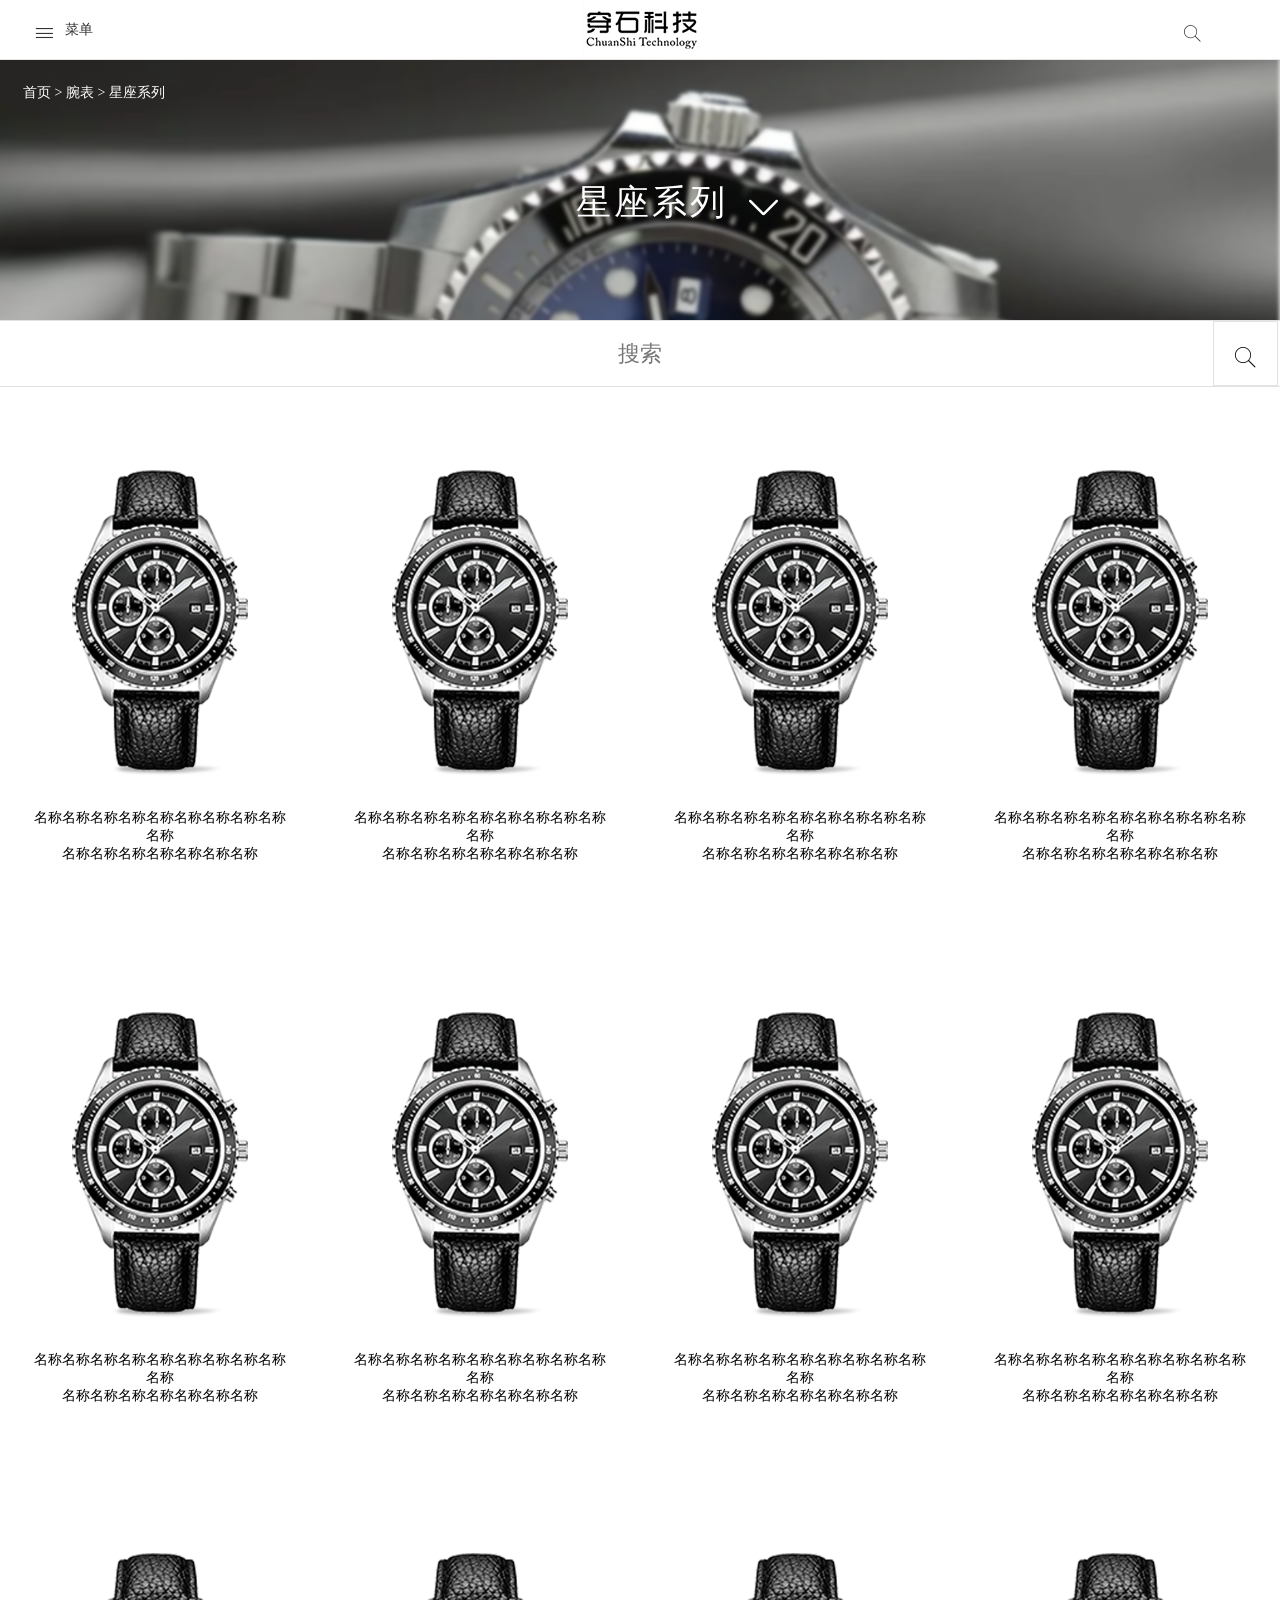
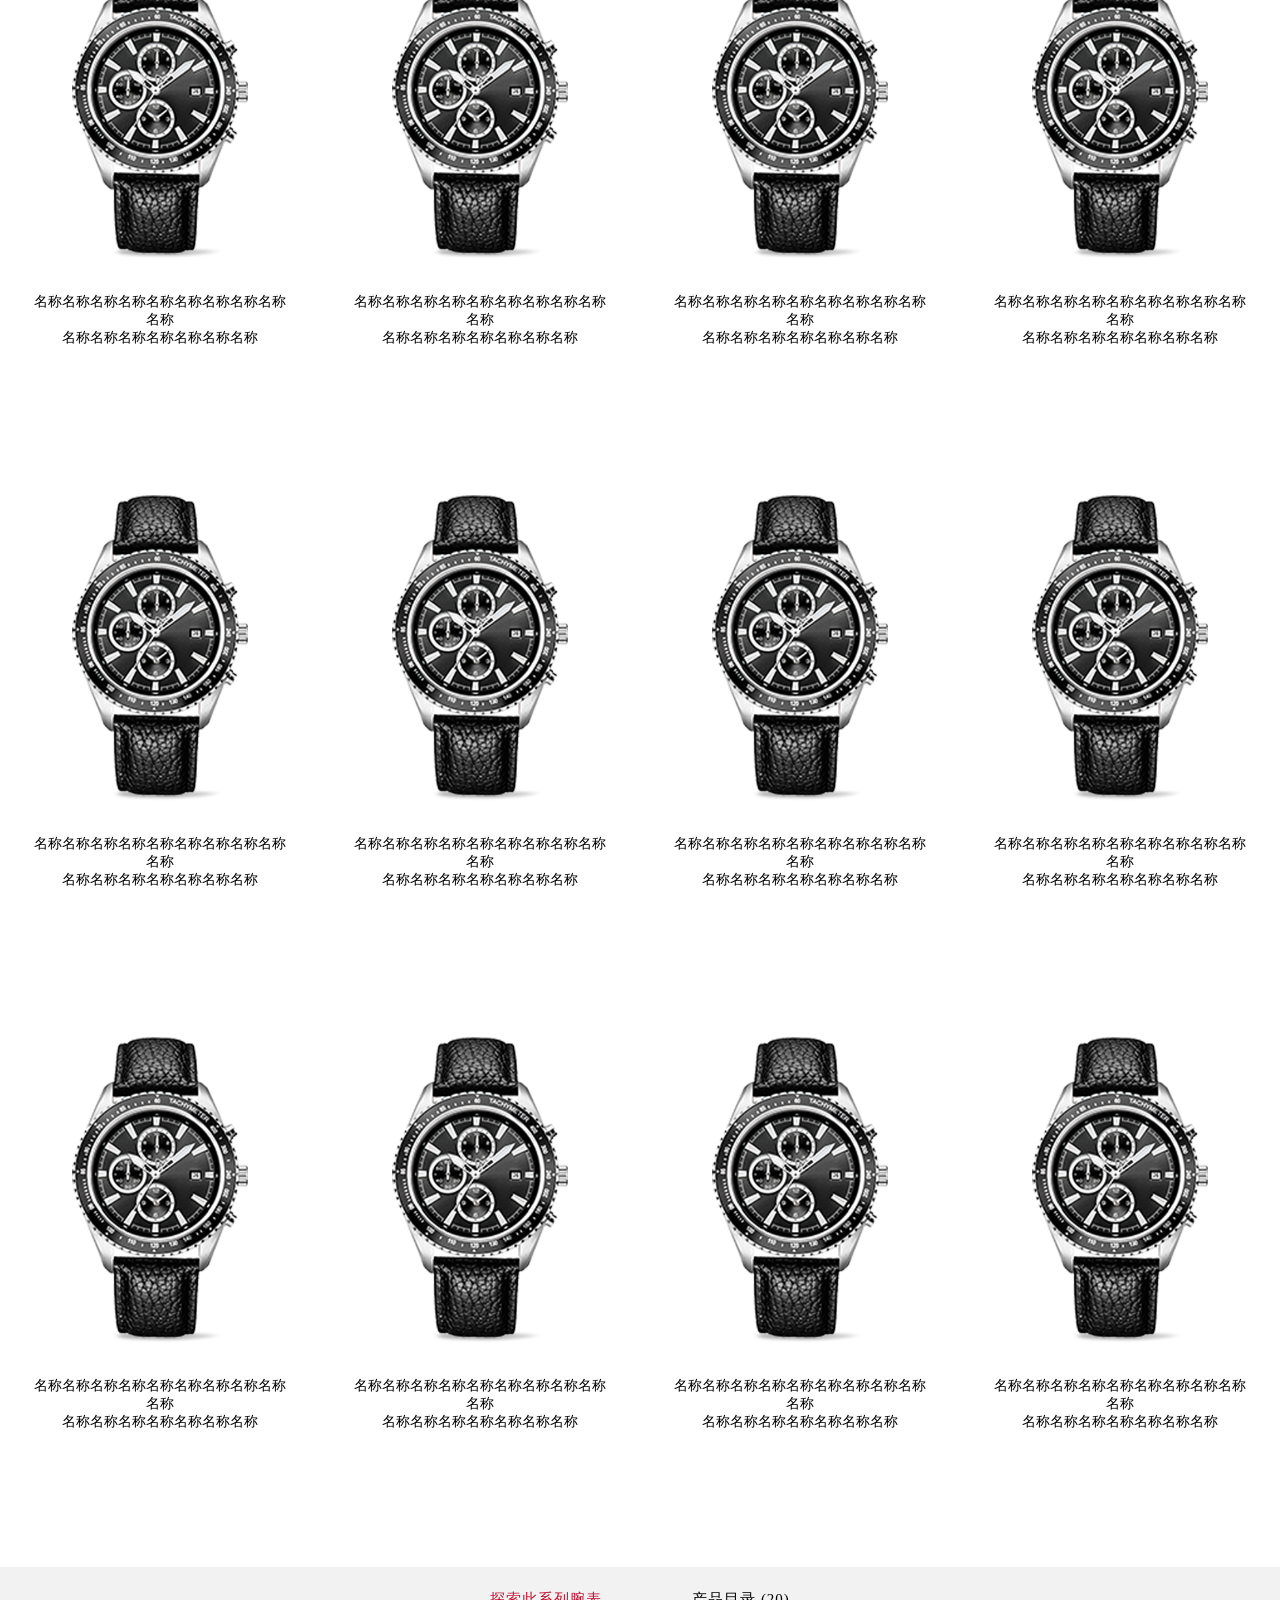
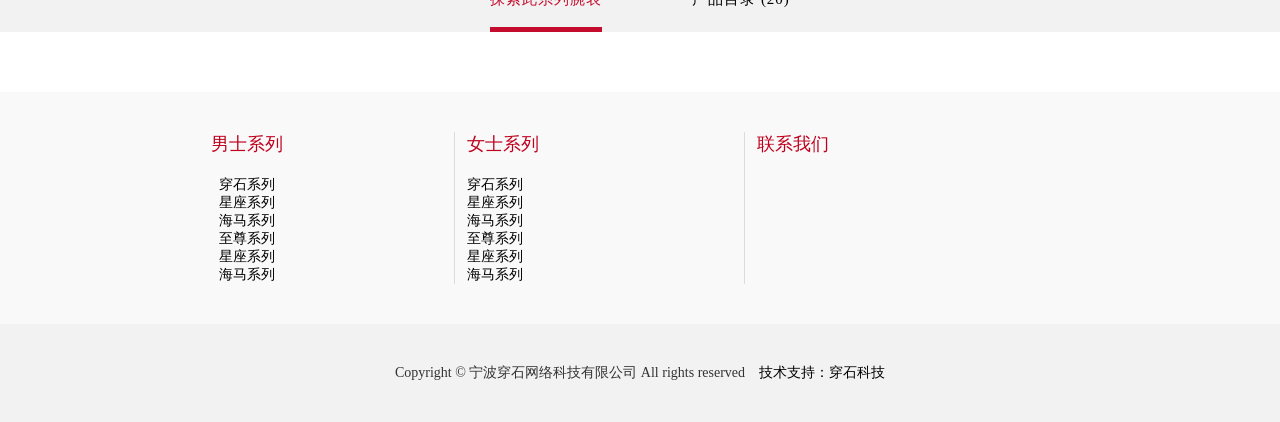
<file: search.html>
<!DOCTYPE html>
<html lang="en">

<head>
    <meta http-equiv="Content-Type" content="text/html; charset=UTF-8" />
    <meta http-equiv="content-language" content="zh-CN" />
    <meta name="viewport" content="width=device-width,initial-scale=1.0,user-scalable=no" />
    <meta name="apple-mobile-web-app-capable" content="yes" />
    <meta name="apple-mobile-web-app-status-bar-style" content="black" />
    <meta name="format-detection" content="telephone=no" />
    <meta name="Keywords" content="" />
    <meta name="Description" content="" />
    <meta name="author" content="" />
    <meta name="renderer" content="webkit">
    <meta http-equiv="X-UA-Compatible" content="IE=Edge,chrome=1">
    <title>Document</title>
    <link rel="stylesheet" href="./css/base.css">
    <link rel="stylesheet" href="./css/search.css">
    <link rel="stylesheet" type="text/css" href="./css/animate.min.css">
</head>

<body>
    <div class="header">
        <div class="menu">
            <span class="iconfont tubiao1">&#xe63c;</span>
            <span class="iconfont tubiao2">&#xe616;</span>
            <span class="caidan">菜单</span>
        </div>
        <div class="logo">
            <a href="./index.html"><img src="./images/logo_2.png" alt=""></a>
        </div>
        <div class="accounts">
            <span class="iconfont tubiao3">&#xe638;</span>
            <div class="close tubiao3">
                <span class="btn">关闭</span>
                <span class="iconfont tubiao6">&#xe616;</span>
            </div>
        </div>
    </div>
    <div class="search_wrapper">
        <div class="search1">
            <input class="shuru" type="text" placeholder="搜索......">
            <a href="./search.html"><span class="iconfont tubiao5">&#xe638;</span></a>
        </div>
    </div>
    <div class="m-sub-menu">
        <div class="list-wrap">
            <li class="pro">
                <a class="col-box" href="javascript:;"><span class="tit">产品系列</span><span class="fr point"></span></a>
                <span class="iconfont tubiao rotate">&#xe637;</span>
                <div class="children-pro">
                    <div class="title">
                        <span class="pro-title">产品系列</span>
                        <span class="iconfont tubiao rotate">&#xe611;</span>
                    </div>
                    <div class="title1">
                        <span>腕表</span>
                        <span class="iconfont tubiao1 rotate">&#xe637;</span>
                        <div class="children-pro2">
                            <div class="title3">
                                <span>腕表</span>
                                <span class="iconfont tubiao3 rotate">&#xe611;</span>
                            </div>
                            <div>
                                <a href="./detail.html">
                                    <span>星座系列</span>
                                </a>
                            </div>
                            <div>
                                <a href="./detail.html">
                                    <span>至尊系列</span>
                                </a>
                            </div>
                            <div>
                                <a href="./detail.html">
                                    <span>生肖系列</span>
                                </a>
                            </div>
                            <div>
                                <a href="./detail.html">
                                    <span>海马系列</span>
                                </a>
                            </div>
                            <div>
                                <a href="./detail.html">
                                    <span>钻石系列</span>
                                </a>
                            </div>
                        </div>
                    </div>
                    <div>
                        <a href="./sort_detail.html"><span>表带</span></a>
                    </div>
                    <div>
                        <a href="./sort_detail.html"><span>表带</span></a>
                    </div>
                    <div>
                        <a href="./sort_detail.html"><span>表带</span></a>
                    </div>
                </div>
            </li>
            <li class="pro">
                <a class="col-box" href="./about.html"><span class="tit">关于我们</span><span class="fr point"></span></a>
            </li>
            <li class="pro">
                <a class="col-box" href="./news.html"><span class="tit">新闻资讯与品牌故事</span><span
                        class="fr point"></span></a>
            </li>
            <li class="pro">
                <a class="col-box" href="./contact.html"><span class="tit">联系我们</span><span class="fr point"></span></a>
            </li>
        </div>
    </div>
    <div class="m-menu2">
        <div class="top-box f-cb">
            <span class="iconfont close">&#xe616;</span>
            <span class="close2">关闭</span>
        </div>
        <div class="list-wrap">
            <li>
                <span class="tit">产品系列</span>
                <div class="children-list-wrap">
                    <ul class="list">
                        <li>
                            <span class="open">腕表</span>
                            <ul class="children">
                                <li><a href="./detail.html">星座系列</a></li>
                                <li><a href="./detail.html">至尊系列</a></li>
                                <li><a href="./detail.html">生肖系列</a></li>
                                <li><a href="./detail.html">海马系列</a></li>
                                <li><a href="./detail.html">钻石系列</a></li>
                            </ul>
                        </li>
                        <li><a href="./sort_detail.html"><span>表带</span></a></li>
                        <li><a href="./sort_detail.html"><span>表带</span></a></li>
                        <li><a href="./sort_detail.html"><span>表带</span></a></li>
                    </ul>
                </div>
            </li>
            <li>
                <a class="col-box" href="./about.html"><span class="tit">关于我们</span><span class="fr point"></span></a>
            </li>
            <li>
                <a class="col-box" href="./news.html"><span class="tit">新闻资讯与品牌故事</span><span
                        class="fr point"></span></a>
            </li>
            <li>
                <a class="col-box" href="./contact.html"><span class="tit">联系我们</span><span class="fr point"></span></a>
            </li>

        </div>
    </div>
    <div class="m-menu2-overlay"></div>

    <div class="ppt1">
        <div class="banner_wrapper1">
            <div class="img_box">
                <img src="./images/detail/banner.png" alt="">
            </div>
            <div class="t-breadcrumbs">
                <div class="breadcrumbs">
                    <span class="breadcrumbs-item-text">
                        <a href="./index.html" target="_blank">首页</a>
                    </span> &gt;
                    <span class="breadcrumbs-item-text">
                        <a href="./product.html">腕表</a>
                    </span>
                    &gt;
                    <span class="breadcrumbs-item-text">
                        <a href="./detail.html">星座系列</a>
                    </span>
                </div>
            </div>
            <div class="title-header">
                <p>星座系列</p>
                <span class="iconfont tubiao">&#xe63d;</span>
            </div>
        </div>
    </div>
    <div class="columns-top">
        <div class="wrapper">
            <span class="iconfont tubiao2">&#xe616;</span>
            <ul>
                <a href="./detail.html">
                    <li class="active">星座系列</li>
                </a>
                <a href="./detail.html">
                    <li>海马系列</li>
                </a>
                <a href="./detail.html">
                    <li>钻石系列</li>
                </a>
                <a href="./detail.html">
                    <li>至尊系列</li>
                </a>
                <a href="./detail.html">
                    <li>海马系列</li>
                </a>
                <a href="./detail.html">
                    <li>钻石系列</li>
                </a>
                <a href="./detail.html">
                    <li>至尊系列</li>
                </a>
            </ul>
        </div>
    </div>
    <div class="ppt2">
        <div class="search-wrapper">
            <form>
                <input name="reference" type="text" placeholder="搜索" class="pm-font-omega-bold">
                <button><span class="iconfont tubiao3">&#xe638;</span></button>
            </form>
        </div>
        <div class="column-main">
            <div class="category-listing">
                <ol class="products">
                    <li class="prodcut-item">
                        <a href="./product.html">
                            <div class="img_box">
                                <img src="./images/fenlei/img.png" alt="">
                            </div>
                            <div class="details">
                                <p class="product-item-material">名称名称名称名称名称名称名称名称名称名称</p>
                                <p class="product-item-name">名称名称名称名称名称名称名称</p>
                            </div>
                            <div class="product-item-actions">
                                <span>详细信息</span>
                            </div>
                        </a>
                    </li>
                    <li class="prodcut-item">
                        <a href="./product.html">
                            <div class="img_box">
                                <img src="./images/fenlei/img.png" alt="">
                            </div>
                            <div class="details">
                                <p class="product-item-material">名称名称名称名称名称名称名称名称名称名称</p>
                                <p class="product-item-name">名称名称名称名称名称名称名称</p>
                            </div>
                            <div class="product-item-actions">
                                <span>详细信息</span>
                            </div>
                        </a>
                    </li>
                    <li class="prodcut-item">
                        <a href="./product.html">
                            <div class="img_box">
                                <img src="./images/fenlei/img.png" alt="">
                            </div>
                            <div class="details">
                                <p class="product-item-material">名称名称名称名称名称名称名称名称名称名称</p>
                                <p class="product-item-name">名称名称名称名称名称名称名称</p>
                            </div>
                            <div class="product-item-actions">
                                <span>详细信息</span>
                            </div>
                        </a>
                    </li>
                    <li class="prodcut-item">
                        <a href="./product.html">
                            <div class="img_box">
                                <img src="./images/fenlei/img.png" alt="">
                            </div>
                            <div class="details">
                                <p class="product-item-material">名称名称名称名称名称名称名称名称名称名称</p>
                                <p class="product-item-name">名称名称名称名称名称名称名称</p>
                            </div>
                            <div class="product-item-actions">
                                <span>详细信息</span>
                            </div>
                        </a>
                    </li>
                    <li class="prodcut-item">
                        <a href="./product.html">
                            <div class="img_box">
                                <img src="./images/fenlei/img.png" alt="">
                            </div>
                            <div class="details">
                                <p class="product-item-material">名称名称名称名称名称名称名称名称名称名称</p>
                                <p class="product-item-name">名称名称名称名称名称名称名称</p>
                            </div>
                            <div class="product-item-actions">
                                <span>详细信息</span>
                            </div>
                        </a>
                    </li>
                    <li class="prodcut-item">
                        <a href="./product.html">
                            <div class="img_box">
                                <img src="./images/fenlei/img.png" alt="">
                            </div>
                            <div class="details">
                                <p class="product-item-material">名称名称名称名称名称名称名称名称名称名称</p>
                                <p class="product-item-name">名称名称名称名称名称名称名称</p>
                            </div>
                            <div class="product-item-actions">
                                <span>详细信息</span>
                            </div>
                        </a>
                    </li>
                    <li class="prodcut-item">
                        <a href="./product.html">
                            <div class="img_box">
                                <img src="./images/fenlei/img.png" alt="">
                            </div>
                            <div class="details">
                                <p class="product-item-material">名称名称名称名称名称名称名称名称名称名称</p>
                                <p class="product-item-name">名称名称名称名称名称名称名称</p>
                            </div>
                            <div class="product-item-actions">
                                <span>详细信息</span>
                            </div>
                        </a>
                    </li>
                    <li class="prodcut-item">
                        <a href="./product.html">
                            <div class="img_box">
                                <img src="./images/fenlei/img.png" alt="">
                            </div>
                            <div class="details">
                                <p class="product-item-material">名称名称名称名称名称名称名称名称名称名称</p>
                                <p class="product-item-name">名称名称名称名称名称名称名称</p>
                            </div>
                            <div class="product-item-actions">
                                <span>详细信息</span>
                            </div>
                        </a>
                    </li>
                    <li class="prodcut-item">
                        <a href="./product.html">
                            <div class="img_box">
                                <img src="./images/fenlei/img.png" alt="">
                            </div>
                            <div class="details">
                                <p class="product-item-material">名称名称名称名称名称名称名称名称名称名称</p>
                                <p class="product-item-name">名称名称名称名称名称名称名称</p>
                            </div>
                            <div class="product-item-actions">
                                <span>详细信息</span>
                            </div>
                        </a>
                    </li>
                    <li class="prodcut-item">
                        <a href="./product.html">
                            <div class="img_box">
                                <img src="./images/fenlei/img.png" alt="">
                            </div>
                            <div class="details">
                                <p class="product-item-material">名称名称名称名称名称名称名称名称名称名称</p>
                                <p class="product-item-name">名称名称名称名称名称名称名称</p>
                            </div>
                            <div class="product-item-actions">
                                <span>详细信息</span>
                            </div>
                        </a>
                    </li>
                    <li class="prodcut-item">
                        <a href="./product.html">
                            <div class="img_box">
                                <img src="./images/fenlei/img.png" alt="">
                            </div>
                            <div class="details">
                                <p class="product-item-material">名称名称名称名称名称名称名称名称名称名称</p>
                                <p class="product-item-name">名称名称名称名称名称名称名称</p>
                            </div>
                            <div class="product-item-actions">
                                <span>详细信息</span>
                            </div>
                        </a>
                    </li>
                    <li class="prodcut-item">
                        <a href="./product.html">
                            <div class="img_box">
                                <img src="./images/fenlei/img.png" alt="">
                            </div>
                            <div class="details">
                                <p class="product-item-material">名称名称名称名称名称名称名称名称名称名称</p>
                                <p class="product-item-name">名称名称名称名称名称名称名称</p>
                            </div>
                            <div class="product-item-actions">
                                <span>详细信息</span>
                            </div>
                        </a>
                    </li>
                    <li class="prodcut-item">
                        <a href="./product.html">
                            <div class="img_box">
                                <img src="./images/fenlei/img.png" alt="">
                            </div>
                            <div class="details">
                                <p class="product-item-material">名称名称名称名称名称名称名称名称名称名称</p>
                                <p class="product-item-name">名称名称名称名称名称名称名称</p>
                            </div>
                            <div class="product-item-actions">
                                <span>详细信息</span>
                            </div>
                        </a>
                    </li>
                    <li class="prodcut-item">
                        <a href="./product.html">
                            <div class="img_box">
                                <img src="./images/fenlei/img.png" alt="">
                            </div>
                            <div class="details">
                                <p class="product-item-material">名称名称名称名称名称名称名称名称名称名称</p>
                                <p class="product-item-name">名称名称名称名称名称名称名称</p>
                            </div>
                            <div class="product-item-actions">
                                <span>详细信息</span>
                            </div>
                        </a>
                    </li>
                    <li class="prodcut-item">
                        <a href="./product.html">
                            <div class="img_box">
                                <img src="./images/fenlei/img.png" alt="">
                            </div>
                            <div class="details">
                                <p class="product-item-material">名称名称名称名称名称名称名称名称名称名称</p>
                                <p class="product-item-name">名称名称名称名称名称名称名称</p>
                            </div>
                            <div class="product-item-actions">
                                <span>详细信息</span>
                            </div>
                        </a>
                    </li>
                    <li class="prodcut-item">
                        <a href="./product.html">
                            <div class="img_box">
                                <img src="./images/fenlei/img.png" alt="">
                            </div>
                            <div class="details">
                                <p class="product-item-material">名称名称名称名称名称名称名称名称名称名称</p>
                                <p class="product-item-name">名称名称名称名称名称名称名称</p>
                            </div>
                            <div class="product-item-actions">
                                <span>详细信息</span>
                            </div>
                        </a>
                    </li>
                    <li class="prodcut-item">
                        <a href="./product.html">
                            <div class="img_box">
                                <img src="./images/fenlei/img.png" alt="">
                            </div>
                            <div class="details">
                                <p class="product-item-material">名称名称名称名称名称名称名称名称名称名称</p>
                                <p class="product-item-name">名称名称名称名称名称名称名称</p>
                            </div>
                            <div class="product-item-actions">
                                <span>详细信息</span>
                            </div>
                        </a>
                    </li>
                    <li class="prodcut-item">
                        <a href="./product.html">
                            <div class="img_box">
                                <img src="./images/fenlei/img.png" alt="">
                            </div>
                            <div class="details">
                                <p class="product-item-material">名称名称名称名称名称名称名称名称名称名称</p>
                                <p class="product-item-name">名称名称名称名称名称名称名称</p>
                            </div>
                            <div class="product-item-actions">
                                <span>详细信息</span>
                            </div>
                        </a>
                    </li>
                    <li class="prodcut-item">
                        <a href="./product.html">
                            <div class="img_box">
                                <img src="./images/fenlei/img.png" alt="">
                            </div>
                            <div class="details">
                                <p class="product-item-material">名称名称名称名称名称名称名称名称名称名称</p>
                                <p class="product-item-name">名称名称名称名称名称名称名称</p>
                            </div>
                            <div class="product-item-actions">
                                <span>详细信息</span>
                            </div>
                        </a>
                    </li>
                    <li class="prodcut-item">
                        <a href="./product.html">
                            <div class="img_box">
                                <img src="./images/fenlei/img.png" alt="">
                            </div>
                            <div class="details">
                                <p class="product-item-material">名称名称名称名称名称名称名称名称名称名称</p>
                                <p class="product-item-name">名称名称名称名称名称名称名称</p>
                            </div>
                            <div class="product-item-actions">
                                <span>详细信息</span>
                            </div>
                        </a>
                    </li>
                </ol>
            </div>
        </div>
    </div>
    <div class="ppt3">
        <ul class="category-footer">
            <li class="category-footer-item">
                <a class="category-footer-link active" href="javascript:void(0)"><span>探索此系列腕表</span></a>
            </li>
            <li class="category-footer-item">
                <a class="category-footer-link" href="./sort_detail.html"><span>产品目录 (20)</span></a>
            </li>
        </ul>
    </div>
    <div class="footer">
        <div class="footer_wrapper">
            <div class="man">
                <p class="title">男士系列</p>
                <ul>
                    <li><a href="./detail.html">穿石系列</a></li>
                    <li><a href="./detail.html">星座系列</a></li>
                    <li><a href="./detail.html">海马系列</a></li>
                    <li><a href="./detail.html">至尊系列</a></li>
                    <li><a href="./detail.html">星座系列</a></li>
                    <li><a href="./detail.html">海马系列</a></li>
                </ul>
            </div>
            <div class="madam">
                <p class="title">女士系列</p>
                <ul>
                    <li><a href="./detail.html">穿石系列</a></li>
                    <li><a href="./detail.html">星座系列</a></li>
                    <li><a href="./detail.html">海马系列</a></li>
                    <li><a href="./detail.html">至尊系列</a></li>
                    <li><a href="./detail.html">星座系列</a></li>
                    <li><a href="./detail.html">海马系列</a></li>
                </ul>
            </div>
            <div class="contact">
                <a href="./contact.html">
                    <p class="title contact2">联系我们</p>
                </a>
            </div>
        </div>
        <div class="footer_bottom">
            <p>Copyright © 宁波穿石网络科技有限公司 All rights reserved &nbsp;&nbsp;&nbsp;<a
                    href="http://www.beian.miit.gov.cn">技术支持：穿石科技</a></p>
        </div>
    </div>
</body>
<script src="js/jquery-1.11.3.min.js"></script>
<script type="text/javascript" src="./js/jquery.aniview.min.js"></script>
<script src="js/base.js"></script>
<script>
    $(".title-header").click(function () {
        $(".columns-top").addClass("show");
        $('html').css("overflow", "hidden");
        $(".columns-top").css("overflow", "auto");
    })
    $(".wrapper .tubiao2").click(function () {
        $(".columns-top").removeClass("show");
        $('html').css("overflow", "auto");
    })
</script>
</file>
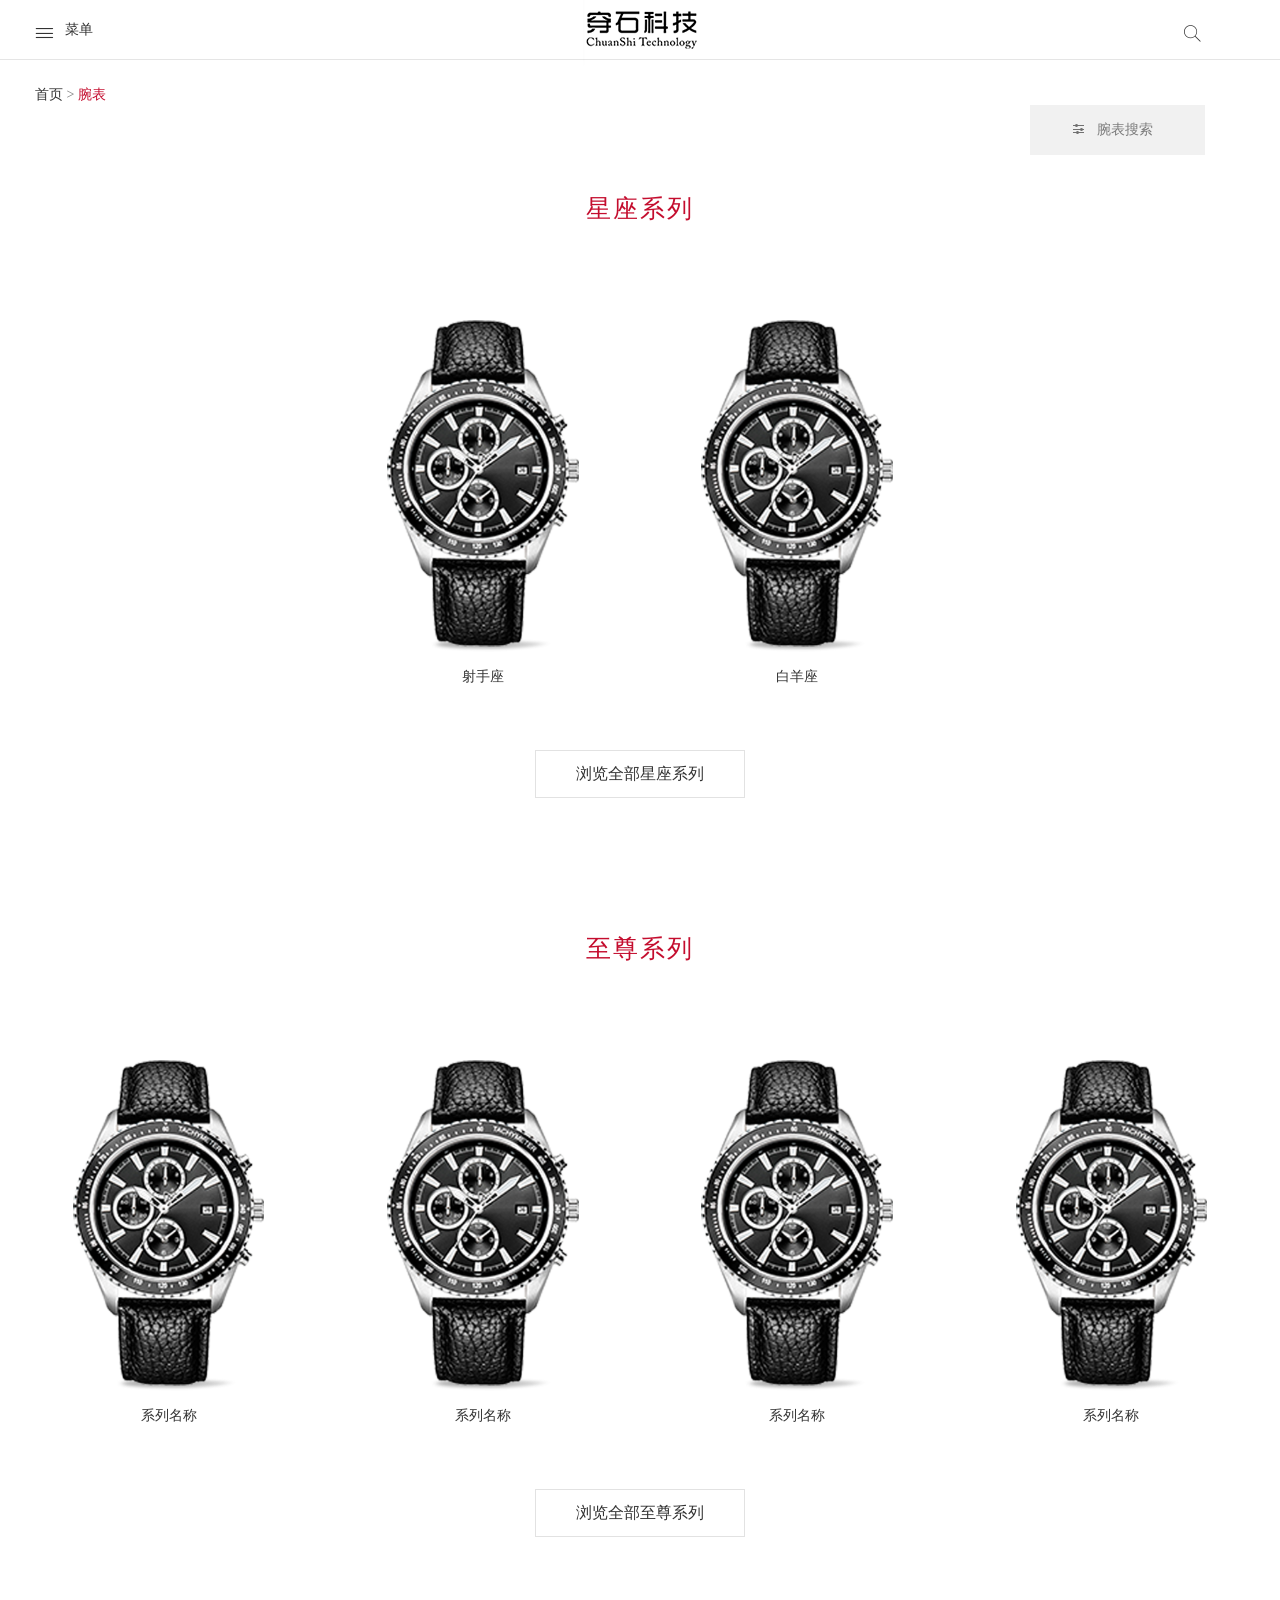
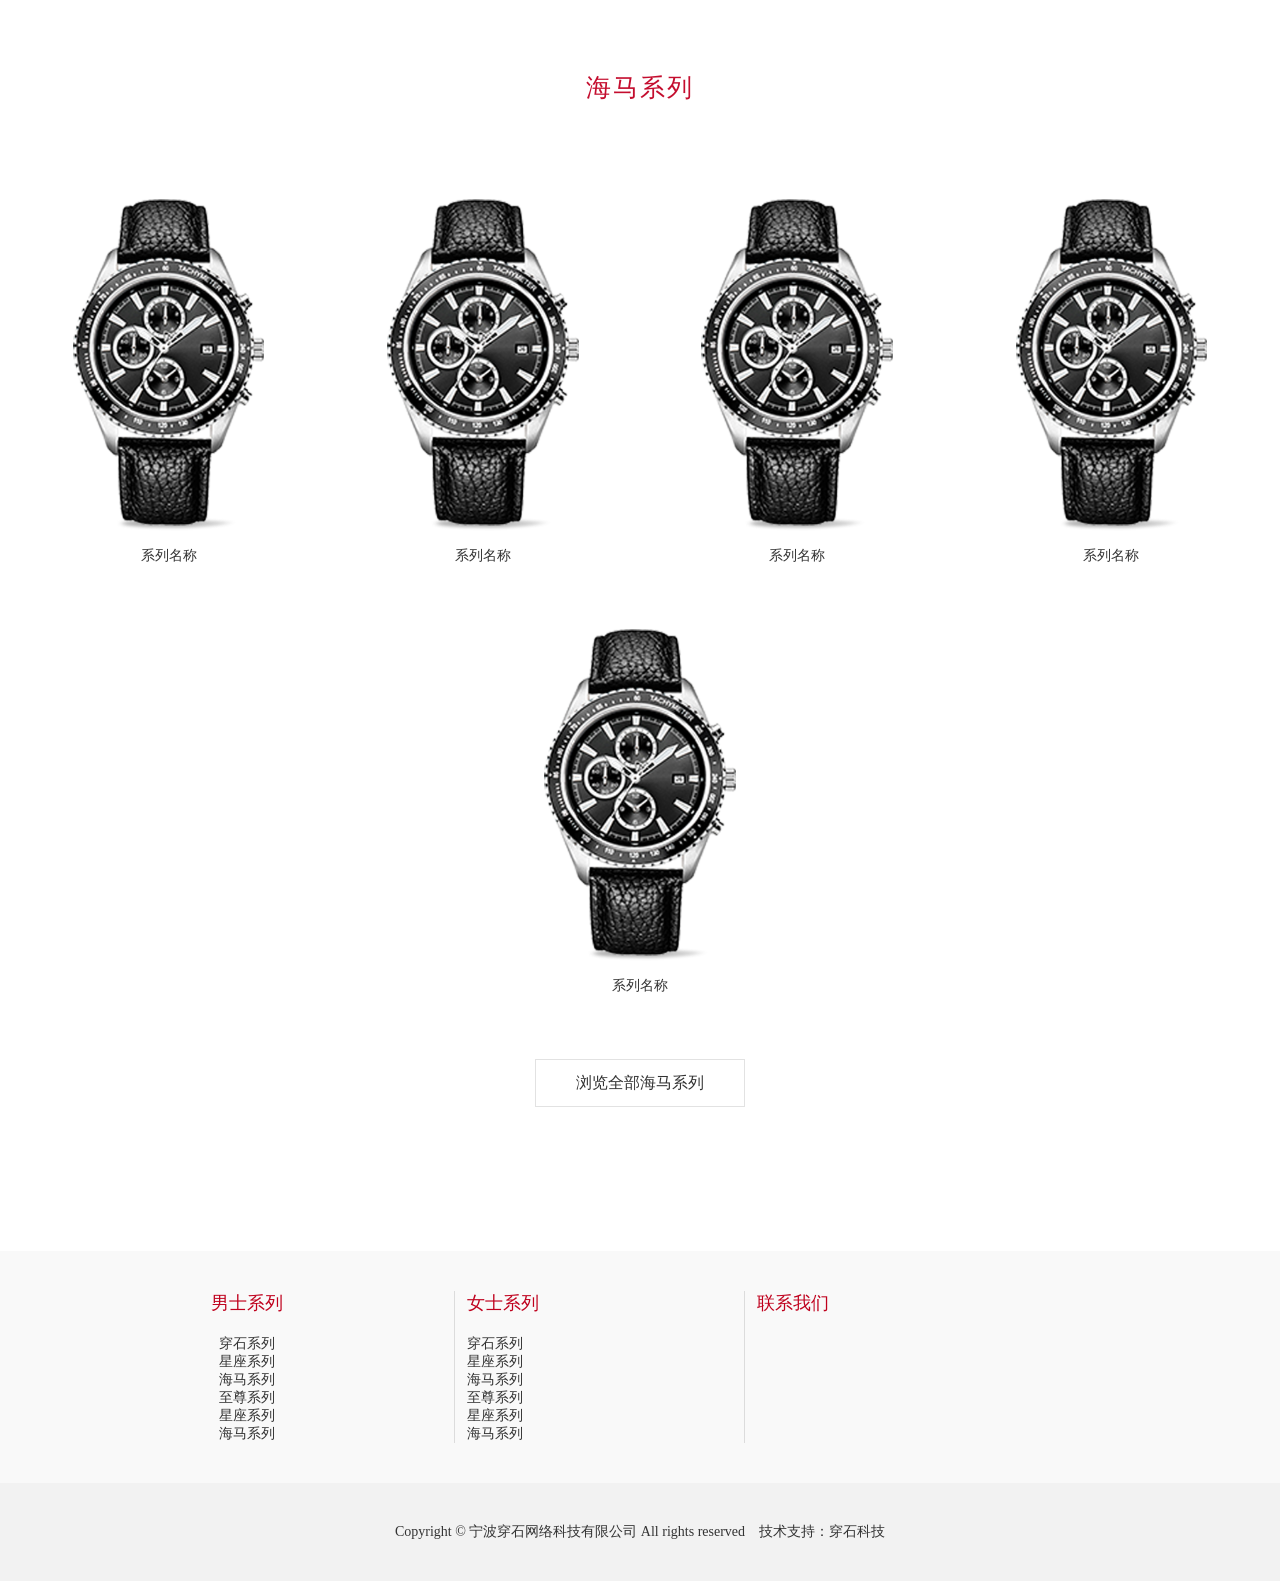
<file: sort.html>
<!DOCTYPE html>
<html lang="en">

<head>
    <meta http-equiv="Content-Type" content="text/html; charset=UTF-8" />
    <meta http-equiv="content-language" content="zh-CN" />
    <meta name="viewport" content="width=device-width,initial-scale=1.0,user-scalable=no" />
    <meta name="apple-mobile-web-app-capable" content="yes" />
    <meta name="apple-mobile-web-app-status-bar-style" content="black" />
    <meta name="format-detection" content="telephone=no" />
    <meta name="Keywords" content="" />
    <meta name="Description" content="" />
    <meta name="author" content="" />
    <meta name="renderer" content="webkit">
    <meta http-equiv="X-UA-Compatible" content="IE=Edge,chrome=1">
    <title>Document</title>
    <link rel="stylesheet" href="./css/base.css">
    <link rel="stylesheet" href="./css/sort.css">
    <link rel="stylesheet" type="text/css" href="./css/animate.min.css">
    <link rel="stylesheet" href="./css/swiper.css">
</head>

<body>
    <div class="header">
        <div class="menu">
            <span class="iconfont tubiao1">&#xe63c;</span>
            <span class="iconfont tubiao2">&#xe616;</span>
            <span class="caidan">菜单</span>
        </div>
        <div class="logo">
            <a href="./index.html"><img src="./images/logo_2.png" alt=""></a>
        </div>
        <div class="accounts">
            <span class="iconfont tubiao3">&#xe638;</span>
            <div class="close tubiao3">
                <span class="btn">关闭</span>
                <span class="iconfont tubiao6">&#xe616;</span>
            </div>
        </div>
    </div>
    <div class="search_wrapper">
        <div class="search1">
            <input class="shuru" type="text" placeholder="搜索......">
            <a href="./search.html"><span class="iconfont tubiao5">&#xe638;</span></a>
        </div>
    </div>
    <div class="m-sub-menu">
        <div class="list-wrap">
            <li class="pro">
                <a class="col-box" href="javascript:;"><span class="tit">产品系列</span><span class="fr point"></span></a>
                <span class="iconfont tubiao rotate">&#xe637;</span>
                <div class="children-pro">
                    <div class="title">
                        <span class="pro-title">产品系列</span>
                        <span class="iconfont tubiao rotate">&#xe611;</span>
                    </div>
                    <div class="title1">
                        <span>腕表</span>
                        <span class="iconfont tubiao1 rotate">&#xe637;</span>
                        <div class="children-pro2">
                            <div class="title3">
                                <span>腕表</span>
                                <span class="iconfont tubiao3 rotate">&#xe611;</span>
                            </div>
                            <div>
                                <a href="./detail.html">
                                    <span>星座系列</span>
                                </a>
                            </div>
                            <div>
                                <a href="./detail.html">
                                    <span>至尊系列</span>
                                </a>
                            </div>
                            <div>
                                <a href="./detail.html">
                                    <span>生肖系列</span>
                                </a>
                            </div>
                            <div>
                                <a href="./detail.html">
                                    <span>海马系列</span>
                                </a>
                            </div>
                            <div>
                                <a href="./detail.html">
                                    <span>钻石系列</span>
                                </a>
                            </div>
                        </div>
                    </div>
                    <div>
                        <a href="./sort_detail.html"><span>表带</span></a>
                    </div>
                    <div>
                        <a href="./sort_detail.html"><span>表带</span></a>
                    </div>
                    <div>
                        <a href="./sort_detail.html"><span>表带</span></a>
                    </div>
                </div>
            </li>
            <li class="pro">
                <a class="col-box" href="./about.html"><span class="tit">关于我们</span><span class="fr point"></span></a>
            </li>
            <li class="pro">
                <a class="col-box" href="./news.html"><span class="tit">新闻资讯与品牌故事</span><span
                        class="fr point"></span></a>
            </li>
            <li class="pro">
                <a class="col-box" href="./contact.html"><span class="tit">联系我们</span><span class="fr point"></span></a>
            </li>
        </div>
    </div>
    <div class="m-menu2">
        <div class="top-box f-cb">
            <span class="iconfont close">&#xe616;</span>
            <span class="close2">关闭</span>
        </div>
        <div class="list-wrap">
            <li>
                <span class="tit">产品系列</span>
                <div class="children-list-wrap">
                    <ul class="list">
                        <li>
                            <span class="open">腕表</span>
                            <ul class="children">
                                <li><a href="./detail.html">星座系列</a></li>
                                <li><a href="./detail.html">至尊系列</a></li>
                                <li><a href="./detail.html">生肖系列</a></li>
                                <li><a href="./detail.html">海马系列</a></li>
                                <li><a href="./detail.html">钻石系列</a></li>
                            </ul>
                        </li>
                        <li><a href="./sort_detail.html"><span>表带</span></a></li>
                        <li><a href="./sort_detail.html"><span>表带</span></a></li>
                        <li><a href="./sort_detail.html"><span>表带</span></a></li>
                    </ul>
                </div>
            </li>
            <li>
                <a class="col-box" href="./about.html"><span class="tit">关于我们</span><span class="fr point"></span></a>
            </li>
            <li>
                <a class="col-box" href="./news.html"><span class="tit">新闻资讯与品牌故事</span><span
                        class="fr point"></span></a>
            </li>
            <li>
                <a class="col-box" href="./contact.html"><span class="tit">联系我们</span><span class="fr point"></span></a>
            </li>

        </div>
    </div>
    <div class="m-menu2-overlay"></div>
    <div class="t-breadcrumbs">
        <div class="breadcrumbs">
            <span>
                <a href="./index.html" target="_blank">首页</a>
            </span> &gt;
            <span class="breadcrumbs-item-text">
                <a href="./product.html">腕表</a>
            </span>
        </div>
        <div class="search" onclick="window.location.href='./sort_detail.html'">
            <img class="search_img" src="./images/img12.png" alt="">
            <p>腕表搜索</p>
        </div>
    </div>
    <div class="ppt1 aniview" av-animation="fadeIn">
        <p class="title">星座系列</p>
        <div class="product_wrapper aniview" av-animation="fadeInUp">
            <ul class="product-list">
                <li class="product-list-item">
                    <a href="./detail.html">
                        <div class="img_box">
                            <img src="./images/fenlei/img.png" alt="">
                        </div>
                        <p>射手座</p>
                    </a>
                </li>
                <li class="product-list-item">
                    <a href="./detail.html">
                        <div class="img_box">
                            <img src="./images/fenlei/img.png" alt="">
                        </div>
                        <p>白羊座</p>
                    </a>
                </li>
            </ul>
            <p>
                <a class="action" href="./detail.html">
                    <span>浏览全部星座系列</span>
                </a>
            </p>
        </div>

        <p class="title">至尊系列</p>
        <div class="product_wrapper aniview" av-animation="fadeInUp">
            <ul class="product-list">
                <li class="product-list-item">
                    <a href="./detail.html">
                        <div class="img_box">
                            <img src="./images/fenlei/img.png" alt="">
                        </div>
                        <p>系列名称</p>
                    </a>
                </li>
                <li class="product-list-item">
                    <a href="./detail.html">
                        <div class="img_box">
                            <img src="./images/fenlei/img.png" alt="">
                        </div>
                        <p>系列名称</p>
                    </a>
                </li>
                <li class="product-list-item">
                    <a href="./detail.html">
                        <div class="img_box">
                            <img src="./images/fenlei/img.png" alt="">
                        </div>
                        <p>系列名称</p>
                    </a>
                </li>
                <li class="product-list-item">
                    <a href="./detail.html">
                        <div class="img_box">
                            <img src="./images/fenlei/img.png" alt="">
                        </div>
                        <p>系列名称</p>
                    </a>
                </li>
            </ul>
            <p>
                <a class="action" href="./detail.html">
                    <span>浏览全部至尊系列</span>
                </a>
            </p>
        </div>
        <p class="title">海马系列</p>
        <div class="product_wrapper aniview" av-animation="fadeInUp">
            <ul class="product-list">
                <li class="product-list-item">
                    <a href="./detail.html">
                        <div class="img_box">
                            <img src="./images/fenlei/img.png" alt="">
                        </div>
                        <p>系列名称</p>
                    </a>
                </li>
                <li class="product-list-item">
                    <a href="./detail.html">
                        <div class="img_box">
                            <img src="./images/fenlei/img.png" alt="">
                        </div>
                        <p>系列名称</p>
                    </a>
                </li>
                <li class="product-list-item">
                    <a href="./detail.html">
                        <div class="img_box">
                            <img src="./images/fenlei/img.png" alt="">
                        </div>
                        <p>系列名称</p>
                    </a>
                </li>
                <li class="product-list-item">
                    <a href="./detail.html">
                        <div class="img_box">
                            <img src="./images/fenlei/img.png" alt="">
                        </div>
                        <p>系列名称</p>
                    </a>
                </li>
                <li class="product-list-item">
                    <a href="./detail.html">
                        <div class="img_box">
                            <img src="./images/fenlei/img.png" alt="">
                        </div>
                        <p>系列名称</p>
                    </a>
                </li>
            </ul>
            <p>
                <a class="action" href="./detail.html">
                    <span>浏览全部海马系列</span>
                </a>
            </p>
        </div>
    </div>
    <div class="footer">
        <div class="footer_wrapper">
            <div class="man">
                <p class="title">男士系列</p>
                <ul>
                    <li><a href="./detail.html">穿石系列</a></li>
                    <li><a href="./detail.html">星座系列</a></li>
                    <li><a href="./detail.html">海马系列</a></li>
                    <li><a href="./detail.html">至尊系列</a></li>
                    <li><a href="./detail.html">星座系列</a></li>
                    <li><a href="./detail.html">海马系列</a></li>
                </ul>
            </div>
            <div class="madam">
                <p class="title">女士系列</p>
                <ul>
                    <li><a href="./detail.html">穿石系列</a></li>
                    <li><a href="./detail.html">星座系列</a></li>
                    <li><a href="./detail.html">海马系列</a></li>
                    <li><a href="./detail.html">至尊系列</a></li>
                    <li><a href="./detail.html">星座系列</a></li>
                    <li><a href="./detail.html">海马系列</a></li>
                </ul>
            </div>
            <div class="contact">
                <a href="./contact.html">
                    <p class="title contact2">联系我们</p>
                </a>
            </div>
        </div>
        <div class="footer_bottom">
            <p>Copyright © 宁波穿石网络科技有限公司 All rights reserved &nbsp;&nbsp;&nbsp;<a
                    href="http://www.beian.miit.gov.cn">技术支持：穿石科技</a></p>
        </div>
    </div>
</body>

<script src="js/jquery-1.11.3.min.js"></script>
<script src="js/swiper.min.js"></script>
<script type="text/javascript" src="js/jquery.aniview.min.js"></script>
<script src="js/base.js"></script>
</file>
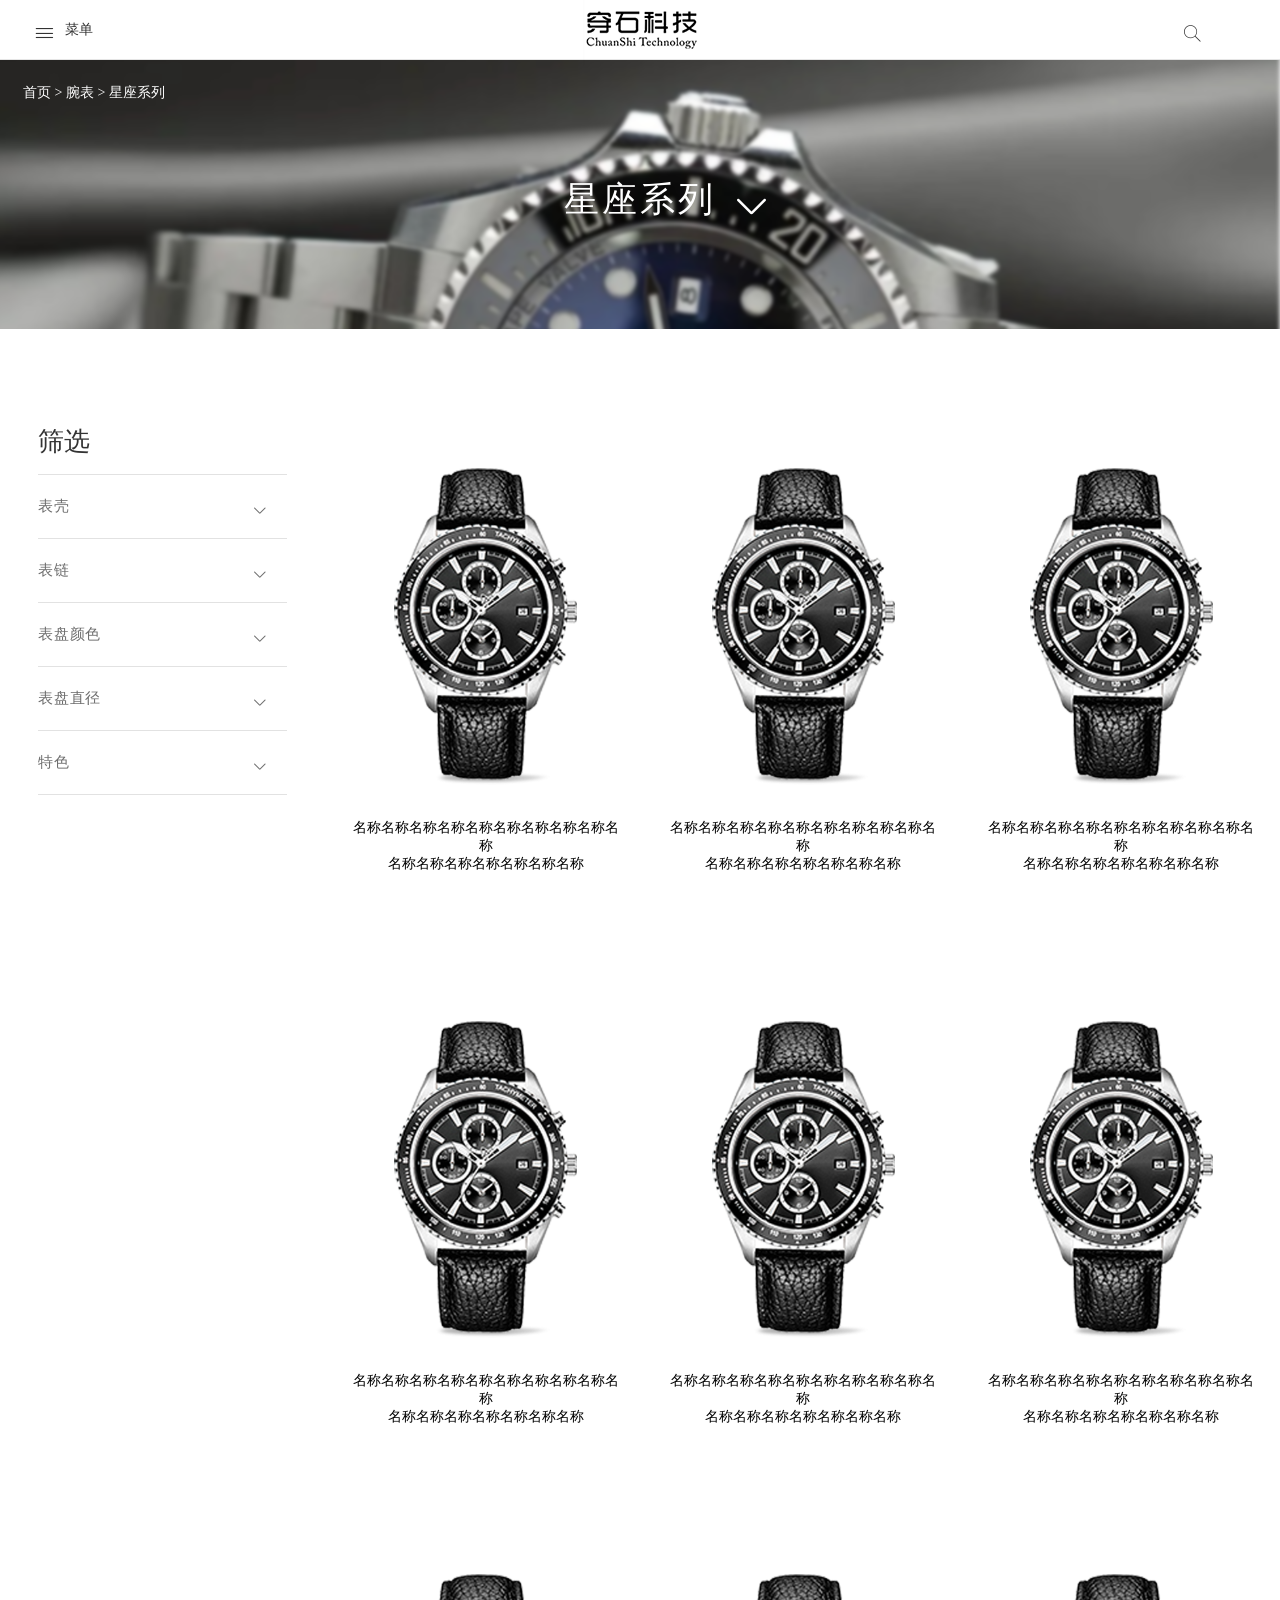
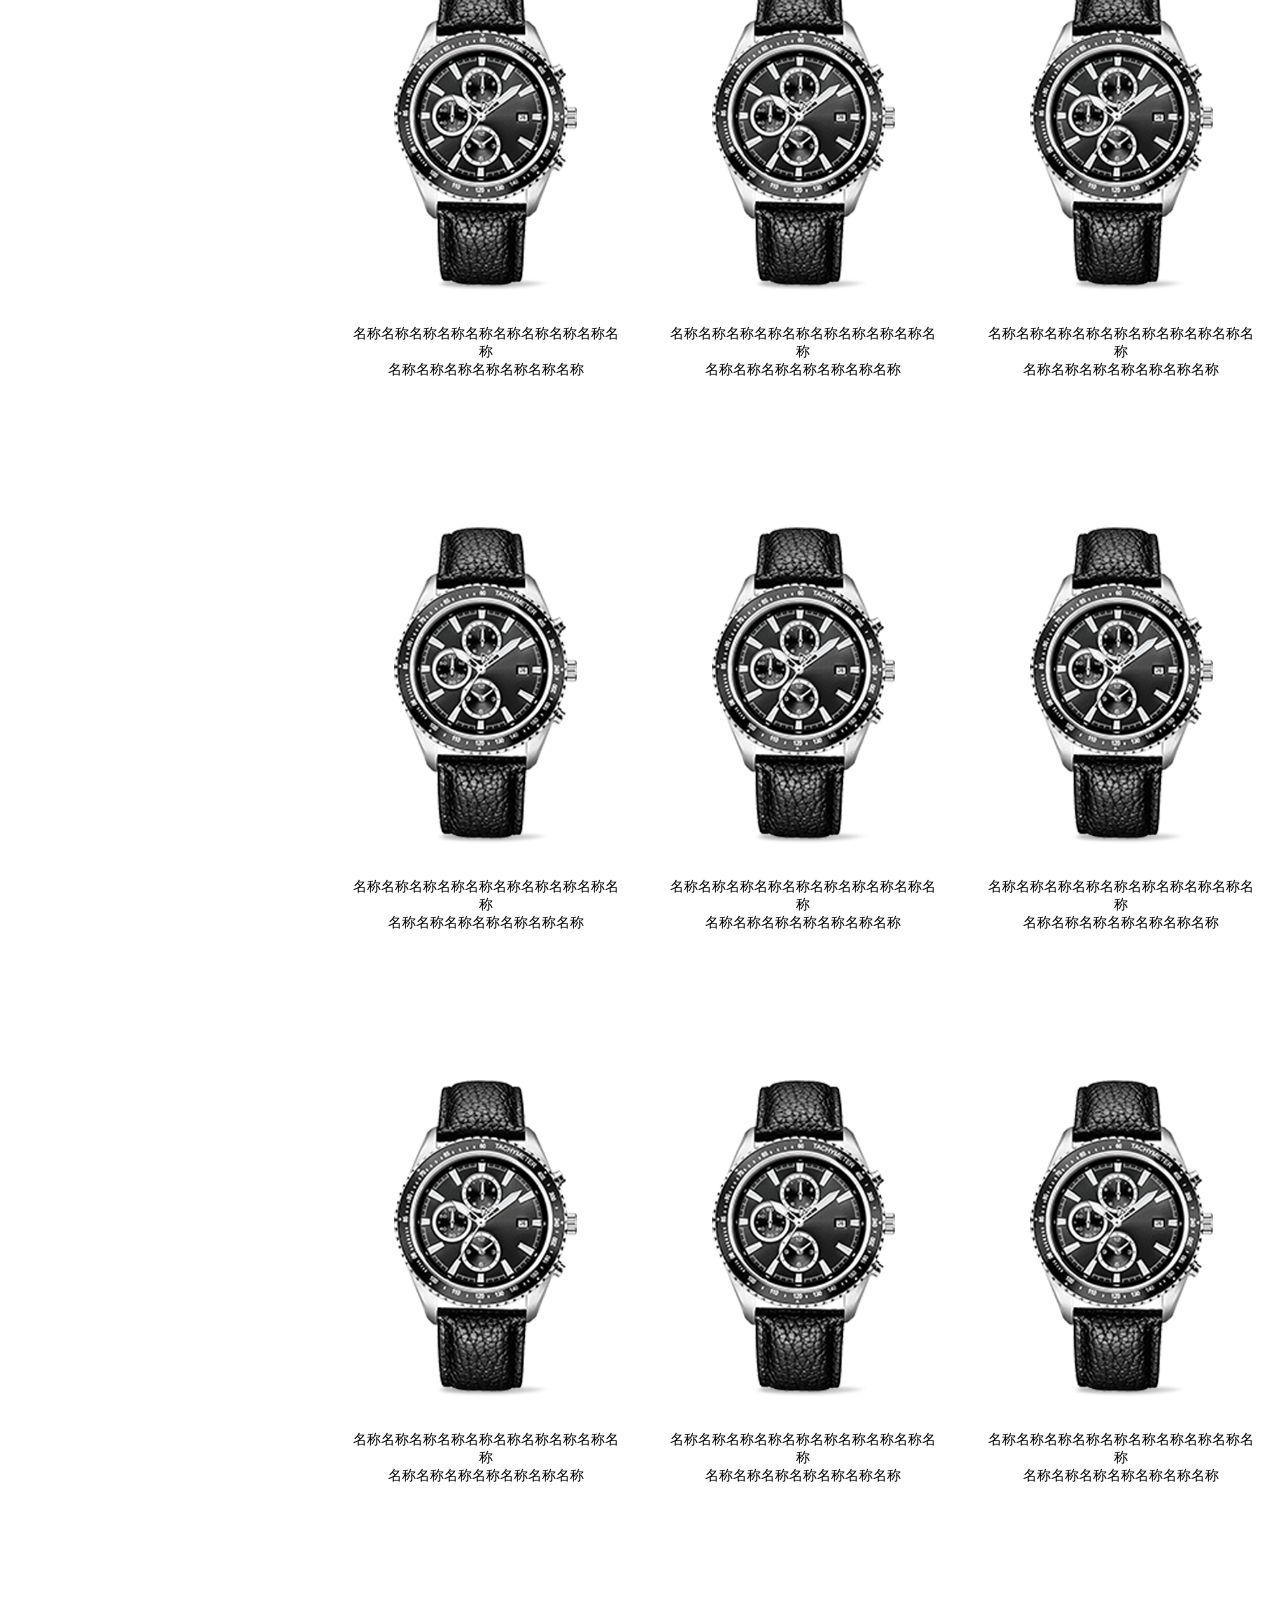
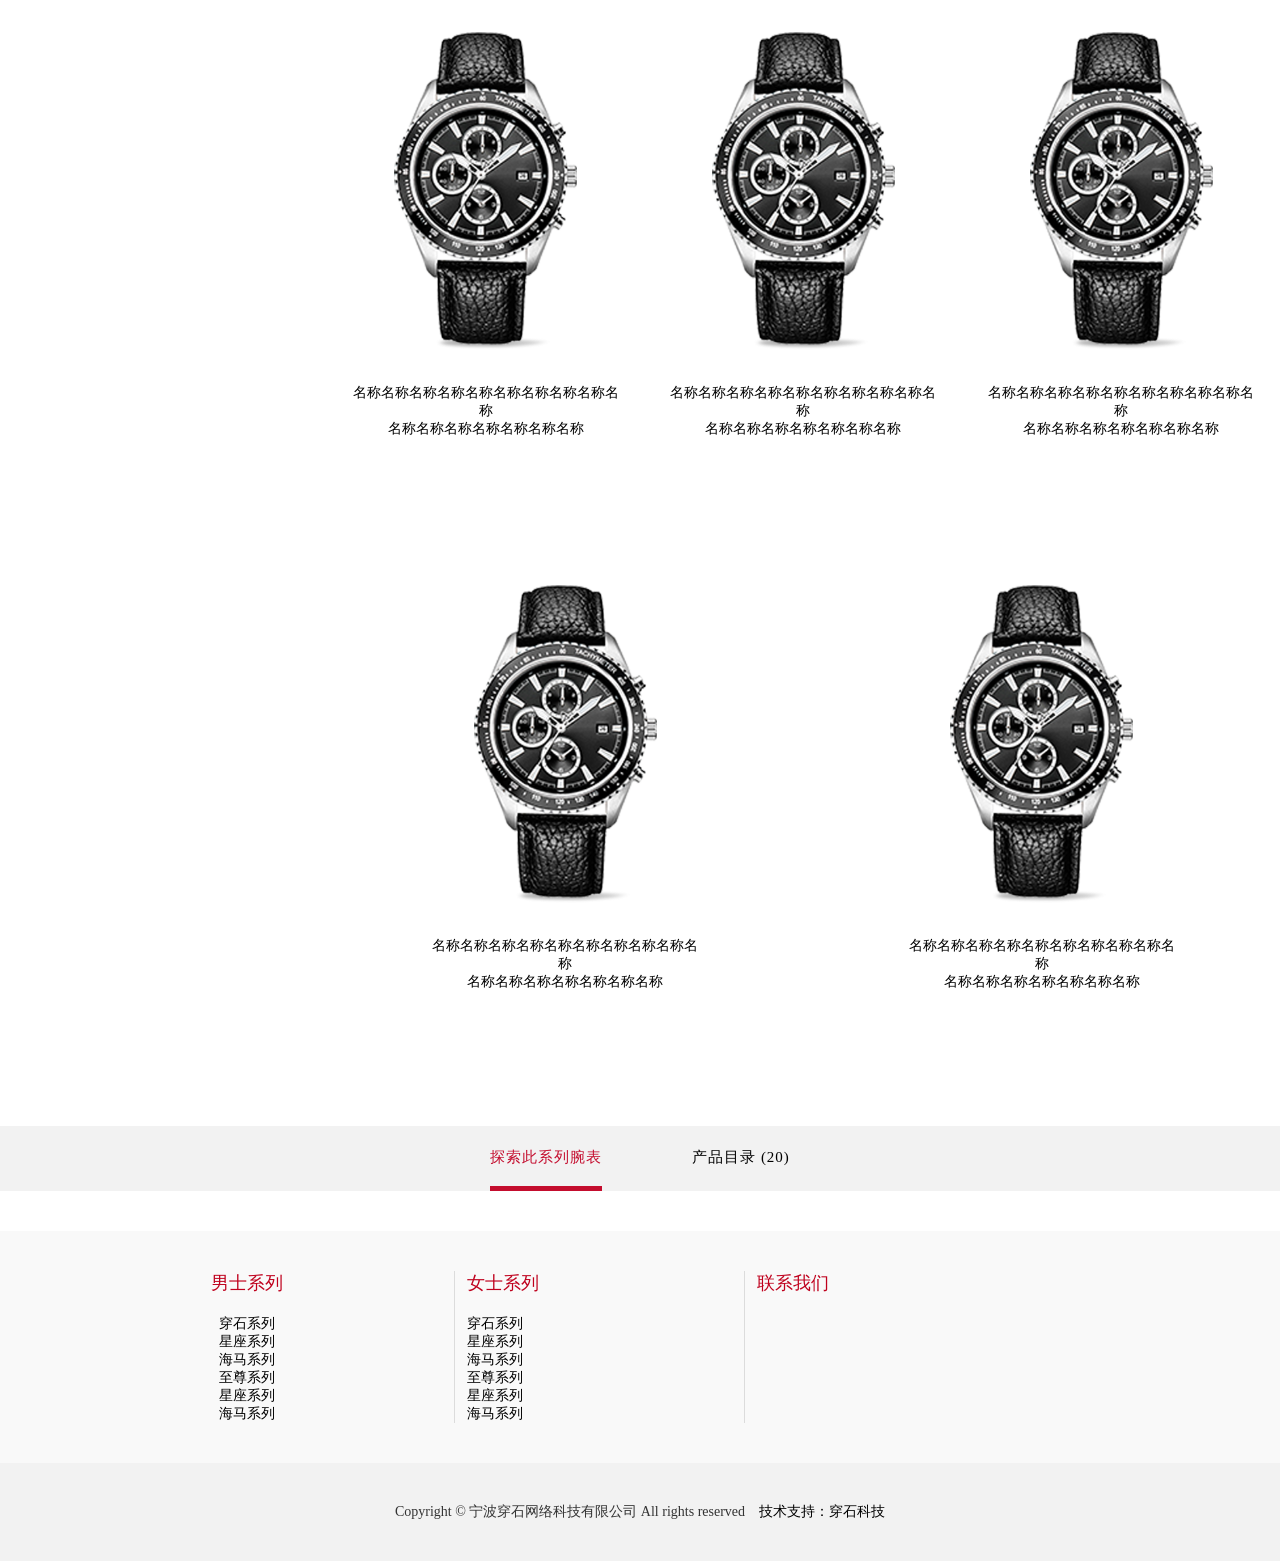
<file: sort_detail.html>
<!DOCTYPE html>
<html lang="en">

<head>
    <meta http-equiv="Content-Type" content="text/html; charset=UTF-8" />
    <meta http-equiv="content-language" content="zh-CN" />
    <meta name="viewport" content="width=device-width,initial-scale=1.0,user-scalable=no" />
    <meta name="apple-mobile-web-app-capable" content="yes" />
    <meta name="apple-mobile-web-app-status-bar-style" content="black" />
    <meta name="format-detection" content="telephone=no" />
    <meta name="Keywords" content="" />
    <meta name="Description" content="" />
    <meta name="author" content="" />
    <meta name="renderer" content="webkit">
    <meta http-equiv="X-UA-Compatible" content="IE=Edge,chrome=1">
    <title>Document</title>
    <link rel="stylesheet" href="./css/base.css">
    <link rel="stylesheet" href="./css/sort_detail.css">
    <link rel="stylesheet" type="text/css" href="./css/animate.min.css">
</head>

<body>
    <div class="header">
        <div class="menu">
            <span class="iconfont tubiao1">&#xe63c;</span>
            <span class="iconfont tubiao2">&#xe616;</span>
            <span class="caidan">菜单</span>
        </div>
        <div class="logo">
            <a href="./index.html"><img src="./images/logo_2.png" alt=""></a>
        </div>
        <div class="accounts">
            <span class="iconfont tubiao3">&#xe638;</span>
            <div class="close tubiao3">
                <span class="btn">关闭</span>
                <span class="iconfont tubiao6">&#xe616;</span>
            </div>
        </div>
    </div>
    <div class="search_wrapper">
        <div class="search1">
            <input class="shuru" type="text" placeholder="搜索......">
            <a href="./search.html"><span class="iconfont tubiao5">&#xe638;</span></a>
        </div>
    </div>
    <div class="m-sub-menu">
        <div class="list-wrap">
            <li class="pro">
                <a class="col-box" href="javascript:;"><span class="tit">产品系列</span><span class="fr point"></span></a>
                <span class="iconfont tubiao rotate">&#xe637;</span>
                <div class="children-pro">
                    <div class="title">
                        <span class="pro-title">产品系列</span>
                        <span class="iconfont tubiao rotate">&#xe611;</span>
                    </div>
                    <div class="title1">
                        <span>腕表</span>
                        <span class="iconfont tubiao1 rotate">&#xe637;</span>
                        <div class="children-pro2">
                            <div class="title3">
                                <span>腕表</span>
                                <span class="iconfont tubiao3 rotate">&#xe611;</span>
                            </div>
                            <div>
                                <a href="./detail.html">
                                    <span>星座系列</span>
                                </a>
                            </div>
                            <div>
                                <a href="./detail.html">
                                    <span>至尊系列</span>
                                </a>
                            </div>
                            <div>
                                <a href="./detail.html">
                                    <span>生肖系列</span>
                                </a>
                            </div>
                            <div>
                                <a href="./detail.html">
                                    <span>海马系列</span>
                                </a>
                            </div>
                            <div>
                                <a href="./detail.html">
                                    <span>钻石系列</span>
                                </a>
                            </div>
                        </div>
                    </div>
                    <div>
                        <a href="./sort_detail.html"><span>表带</span></a>
                    </div>
                    <div>
                        <a href="./sort_detail.html"><span>表带</span></a>
                    </div>
                    <div>
                        <a href="./sort_detail.html"><span>表带</span></a>
                    </div>
                </div>
            </li>
            <li class="pro">
                <a class="col-box" href="./about.html"><span class="tit">关于我们</span><span class="fr point"></span></a>
            </li>
            <li class="pro">
                <a class="col-box" href="./news.html"><span class="tit">新闻资讯与品牌故事</span><span
                        class="fr point"></span></a>
            </li>
            <li class="pro">
                <a class="col-box" href="./contact.html"><span class="tit">联系我们</span><span class="fr point"></span></a>
            </li>
        </div>
    </div>
    <div class="m-menu2">
        <div class="top-box f-cb">
            <span class="iconfont close">&#xe616;</span>
            <span class="close2">关闭</span>
        </div>
        <div class="list-wrap">
            <li>
                <span class="tit">产品系列</span>
                <div class="children-list-wrap">
                    <ul class="list">
                        <li>
                            <span class="open">腕表</span>
                            <ul class="children">
                                <li><a href="./detail.html">星座系列</a></li>
                                <li><a href="./detail.html">至尊系列</a></li>
                                <li><a href="./detail.html">生肖系列</a></li>
                                <li><a href="./detail.html">海马系列</a></li>
                                <li><a href="./detail.html">钻石系列</a></li>
                            </ul>
                        </li>
                        <li><a href="./sort_detail.html"><span>表带</span></a></li>
                        <li><a href="./sort_detail.html"><span>表带</span></a></li>
                        <li><a href="./sort_detail.html"><span>表带</span></a></li>
                    </ul>
                </div>
            </li>
            <li>
                <a class="col-box" href="./about.html"><span class="tit">关于我们</span><span class="fr point"></span></a>
            </li>
            <li>
                <a class="col-box" href="./news.html"><span class="tit">新闻资讯与品牌故事</span><span
                        class="fr point"></span></a>
            </li>
            <li>
                <a class="col-box" href="./contact.html"><span class="tit">联系我们</span><span class="fr point"></span></a>
            </li>

        </div>
    </div>
    <div class="m-menu2-overlay"></div>
    <div class="page_wrapper">
        <div class="ppt1">
            <div class="banner_wrapper1">
                <div class="img_box">
                    <img src="./images/detail/banner.png" alt="">
                </div>
                <div class="t-breadcrumbs">
                    <div class="breadcrumbs">
                        <span class="breadcrumbs-item-text">
                            <a href="./index.html" target="_blank">首页</a>
                        </span> &gt;
                        <span class="breadcrumbs-item-text">
                            <a href="./product.html">腕表</a>
                        </span>
                        &gt;
                        <span class="breadcrumbs-item-text">
                            <a href="./detail.html">星座系列</a>
                        </span>
                    </div>
                </div>
                <div class="title-header">
                    <p>星座系列</p>
                    <span class="iconfont tubiao">&#xe63d;</span>
                </div>
            </div>
        </div>
        <div class="columns-top">
            <div class="wrapper">
                <span class="iconfont tubiao2">&#xe616;</span>
                <ul>
                    <a href="./detail.html">
                        <li class="active">星座系列</li>
                    </a>
                    <a href="./detail.html">
                        <li>海马系列</li>
                    </a>
                    <a href="./detail.html">
                        <li>钻石系列</li>
                    </a>
                    <a href="./detail.html">
                        <li>至尊系列</li>
                    </a>
                    <a href="./detail.html">
                        <li>海马系列</li>
                    </a>
                    <a href="./detail.html">
                        <li>钻石系列</li>
                    </a>
                    <a href="./detail.html">
                        <li>至尊系列</li>
                    </a>
                </ul>
            </div>
        </div>
        <div class="ppt2">
            <div class="columns-wrapper">
                <div class="columns">
                    <div class="sidebar">
                        <div class="filter">
                            <p class="title1">筛选</p>
                            <div class="filter-content">
                                <ul class="filter-options">
                                    <li class="filter-option">
                                        <div class="option-title">
                                            <span class="title">表壳</span>
                                            <span class="iconfont tubiao rotate">&#xe63d;</span>
                                        </div>
                                        <div class="option-content">
                                            <ol class="items">
                                                <li class="item">
                                                    <input id="steel" name="watchcase" type="radio"></input>
                                                    <label for="steel">精钢</label>
                                                </li>
                                                <li class="item">
                                                    <input id="k" name="watchcase" type="radio"></input>
                                                    <label for="k">k金</label>
                                                </li>
                                                <li class="item">
                                                    <input id="steel-k" name="watchcase" type="radio"></input>
                                                    <label for="steel-k">精钢-k金</label>
                                                </li>
                                            </ol>
                                        </div>
                                    </li>
                                    <li class="filter-option">
                                        <div class="option-title">
                                            <span class="title">表链</span>
                                            <span class="iconfont tubiao rotate">&#xe63d;</span>
                                        </div>
                                        <div class="option-content">
                                            <ol class="items">
                                                <li class="item">
                                                    <input id="steel-chain" name="chain" type="radio"></input>
                                                    <label for="steel-chain">精钢</label>
                                                </li>
                                                <li class="item">
                                                    <input id="k-chain" name="chain" type="radio"></input>
                                                    <label for="k-chain">k金</label>
                                                </li>
                                                <li class="item">
                                                    <input id="steel-k-chain" name="chain" type="radio"></input>
                                                    <label for="steel-k-chain">精钢-k金</label>
                                                </li>
                                            </ol>
                                        </div>
                                    </li>
                                    <li class="filter-option">
                                        <div class="option-title">
                                            <span class="title">表盘颜色</span>
                                            <span class="iconfont tubiao rotate">&#xe63d;</span>
                                        </div>
                                        <div class="option-content">
                                            <ol class="items">
                                                <li class="item">
                                                    <input id="grey" name="color" type="radio"></input>
                                                    <label for="grey">灰色</label>
                                                </li>
                                                <li class="item">
                                                    <input id="yellow" name="color" type="radio"></input>
                                                    <label for="yellow">黄色</label>
                                                </li>
                                                <li class="item">
                                                    <input id="white" name="color" type="radio"></input>
                                                    <label for="white">白色</label>
                                                </li>
                                            </ol>
                                        </div>
                                    </li>
                                    <li class="filter-option">
                                        <div class="option-title">
                                            <span class="title">表盘直径</span>
                                            <span class="iconfont tubiao rotate">&#xe63d;</span>
                                        </div>
                                        <div class="option-content">
                                            <ol class="items">
                                                <li class="item">
                                                    <input id="30" name="diameter" type="radio"></input>
                                                    <label for="30">&lt;30毫米</label>
                                                </li>
                                                <li class="item">
                                                    <input id="30-35" name="diameter" type="radio"></input>
                                                    <label for="30-35">30至&lt;35毫米</label>
                                                </li>
                                                <li class="item">
                                                    <input id="35-38" name="diameter" type="radio"></input>
                                                    <label for="35-38">35至&lt;38毫米</label>
                                                </li>
                                            </ol>
                                        </div>
                                    </li>
                                    <li class="filter-option">
                                        <div class="option-title">
                                            <span class="title">特色</span>
                                            <span class="iconfont tubiao rotate">&#xe63d;</span>
                                        </div>
                                        <div class="option-content">
                                            <ol class="items">
                                                <li class="item">
                                                    <input id="chara" name="characteristic" type="checkbox"></input>
                                                    <label for="chara">钻石</label>
                                                </li>
                                            </ol>
                                        </div>
                                    </li>
                                </ul>
                            </div>
                        </div>
                    </div>
                    <div class="sidebar2">
                        <p class="opt">筛选</p>
                    </div>
                    <div class="column-main">
                        <div class="category-listing">
                            <ol class="products">
                                <li class="prodcut-item">
                                    <a href="./product.html">
                                        <div class="img_box">
                                            <img src="./images/fenlei/img.png" alt="">
                                        </div>
                                        <div class="details">
                                            <p class="product-item-material">名称名称名称名称名称名称名称名称名称名称</p>
                                            <p class="product-item-name">名称名称名称名称名称名称名称</p>
                                        </div>
                                        <div class="product-item-actions">
                                            <span>详细信息</span>
                                        </div>
                                    </a>
                                </li>
                                <li class="prodcut-item">
                                    <a href="./product.html">
                                        <div class="img_box">
                                            <img src="./images/fenlei/img.png" alt="">
                                        </div>
                                        <div class="details">
                                            <p class="product-item-material">名称名称名称名称名称名称名称名称名称名称</p>
                                            <p class="product-item-name">名称名称名称名称名称名称名称</p>
                                        </div>
                                        <div class="product-item-actions">
                                            <span>详细信息</span>
                                        </div>
                                    </a>
                                </li>
                                <li class="prodcut-item">
                                    <a href="./product.html">
                                        <div class="img_box">
                                            <img src="./images/fenlei/img.png" alt="">
                                        </div>
                                        <div class="details">
                                            <p class="product-item-material">名称名称名称名称名称名称名称名称名称名称</p>
                                            <p class="product-item-name">名称名称名称名称名称名称名称</p>
                                        </div>
                                        <div class="product-item-actions">
                                            <span>详细信息</span>
                                        </div>
                                    </a>
                                </li>
                                <li class="prodcut-item">
                                    <a href="./product.html">
                                        <div class="img_box">
                                            <img src="./images/fenlei/img.png" alt="">
                                        </div>
                                        <div class="details">
                                            <p class="product-item-material">名称名称名称名称名称名称名称名称名称名称</p>
                                            <p class="product-item-name">名称名称名称名称名称名称名称</p>
                                        </div>
                                        <div class="product-item-actions">
                                            <span>详细信息</span>
                                        </div>
                                    </a>
                                </li>
                                <li class="prodcut-item">
                                    <a href="./product.html">
                                        <div class="img_box">
                                            <img src="./images/fenlei/img.png" alt="">
                                        </div>
                                        <div class="details">
                                            <p class="product-item-material">名称名称名称名称名称名称名称名称名称名称</p>
                                            <p class="product-item-name">名称名称名称名称名称名称名称</p>
                                        </div>
                                        <div class="product-item-actions">
                                            <span>详细信息</span>
                                        </div>
                                    </a>
                                </li>
                                <li class="prodcut-item">
                                    <a href="./product.html">
                                        <div class="img_box">
                                            <img src="./images/fenlei/img.png" alt="">
                                        </div>
                                        <div class="details">
                                            <p class="product-item-material">名称名称名称名称名称名称名称名称名称名称</p>
                                            <p class="product-item-name">名称名称名称名称名称名称名称</p>
                                        </div>
                                        <div class="product-item-actions">
                                            <span>详细信息</span>
                                        </div>
                                    </a>
                                </li>
                                <li class="prodcut-item">
                                    <a href="./product.html">
                                        <div class="img_box">
                                            <img src="./images/fenlei/img.png" alt="">
                                        </div>
                                        <div class="details">
                                            <p class="product-item-material">名称名称名称名称名称名称名称名称名称名称</p>
                                            <p class="product-item-name">名称名称名称名称名称名称名称</p>
                                        </div>
                                        <div class="product-item-actions">
                                            <span>详细信息</span>
                                        </div>
                                    </a>
                                </li>
                                <li class="prodcut-item">
                                    <a href="./product.html">
                                        <div class="img_box">
                                            <img src="./images/fenlei/img.png" alt="">
                                        </div>
                                        <div class="details">
                                            <p class="product-item-material">名称名称名称名称名称名称名称名称名称名称</p>
                                            <p class="product-item-name">名称名称名称名称名称名称名称</p>
                                        </div>
                                        <div class="product-item-actions">
                                            <span>详细信息</span>
                                        </div>
                                    </a>
                                </li>
                                <li class="prodcut-item">
                                    <a href="./product.html">
                                        <div class="img_box">
                                            <img src="./images/fenlei/img.png" alt="">
                                        </div>
                                        <div class="details">
                                            <p class="product-item-material">名称名称名称名称名称名称名称名称名称名称</p>
                                            <p class="product-item-name">名称名称名称名称名称名称名称</p>
                                        </div>
                                        <div class="product-item-actions">
                                            <span>详细信息</span>
                                        </div>
                                    </a>
                                </li>
                                <li class="prodcut-item">
                                    <a href="./product.html">
                                        <div class="img_box">
                                            <img src="./images/fenlei/img.png" alt="">
                                        </div>
                                        <div class="details">
                                            <p class="product-item-material">名称名称名称名称名称名称名称名称名称名称</p>
                                            <p class="product-item-name">名称名称名称名称名称名称名称</p>
                                        </div>
                                        <div class="product-item-actions">
                                            <span>详细信息</span>
                                        </div>
                                    </a>
                                </li>
                                <li class="prodcut-item">
                                    <a href="./product.html">
                                        <div class="img_box">
                                            <img src="./images/fenlei/img.png" alt="">
                                        </div>
                                        <div class="details">
                                            <p class="product-item-material">名称名称名称名称名称名称名称名称名称名称</p>
                                            <p class="product-item-name">名称名称名称名称名称名称名称</p>
                                        </div>
                                        <div class="product-item-actions">
                                            <span>详细信息</span>
                                        </div>
                                    </a>
                                </li>
                                <li class="prodcut-item">
                                    <a href="./product.html">
                                        <div class="img_box">
                                            <img src="./images/fenlei/img.png" alt="">
                                        </div>
                                        <div class="details">
                                            <p class="product-item-material">名称名称名称名称名称名称名称名称名称名称</p>
                                            <p class="product-item-name">名称名称名称名称名称名称名称</p>
                                        </div>
                                        <div class="product-item-actions">
                                            <span>详细信息</span>
                                        </div>
                                    </a>
                                </li>
                                <li class="prodcut-item">
                                    <a href="./product.html">
                                        <div class="img_box">
                                            <img src="./images/fenlei/img.png" alt="">
                                        </div>
                                        <div class="details">
                                            <p class="product-item-material">名称名称名称名称名称名称名称名称名称名称</p>
                                            <p class="product-item-name">名称名称名称名称名称名称名称</p>
                                        </div>
                                        <div class="product-item-actions">
                                            <span>详细信息</span>
                                        </div>
                                    </a>
                                </li>
                                <li class="prodcut-item">
                                    <a href="./product.html">
                                        <div class="img_box">
                                            <img src="./images/fenlei/img.png" alt="">
                                        </div>
                                        <div class="details">
                                            <p class="product-item-material">名称名称名称名称名称名称名称名称名称名称</p>
                                            <p class="product-item-name">名称名称名称名称名称名称名称</p>
                                        </div>
                                        <div class="product-item-actions">
                                            <span>详细信息</span>
                                        </div>
                                    </a>
                                </li>
                                <li class="prodcut-item">
                                    <a href="./product.html">
                                        <div class="img_box">
                                            <img src="./images/fenlei/img.png" alt="">
                                        </div>
                                        <div class="details">
                                            <p class="product-item-material">名称名称名称名称名称名称名称名称名称名称</p>
                                            <p class="product-item-name">名称名称名称名称名称名称名称</p>
                                        </div>
                                        <div class="product-item-actions">
                                            <span>详细信息</span>
                                        </div>
                                    </a>
                                </li>
                                <li class="prodcut-item">
                                    <a href="./product.html">
                                        <div class="img_box">
                                            <img src="./images/fenlei/img.png" alt="">
                                        </div>
                                        <div class="details">
                                            <p class="product-item-material">名称名称名称名称名称名称名称名称名称名称</p>
                                            <p class="product-item-name">名称名称名称名称名称名称名称</p>
                                        </div>
                                        <div class="product-item-actions">
                                            <span>详细信息</span>
                                        </div>
                                    </a>
                                </li>
                                <li class="prodcut-item">
                                    <a href="./product.html">
                                        <div class="img_box">
                                            <img src="./images/fenlei/img.png" alt="">
                                        </div>
                                        <div class="details">
                                            <p class="product-item-material">名称名称名称名称名称名称名称名称名称名称</p>
                                            <p class="product-item-name">名称名称名称名称名称名称名称</p>
                                        </div>
                                        <div class="product-item-actions">
                                            <span>详细信息</span>
                                        </div>
                                    </a>
                                </li>
                                <li class="prodcut-item">
                                    <a href="./product.html">
                                        <div class="img_box">
                                            <img src="./images/fenlei/img.png" alt="">
                                        </div>
                                        <div class="details">
                                            <p class="product-item-material">名称名称名称名称名称名称名称名称名称名称</p>
                                            <p class="product-item-name">名称名称名称名称名称名称名称</p>
                                        </div>
                                        <div class="product-item-actions">
                                            <span>详细信息</span>
                                        </div>
                                    </a>
                                </li>
                                <li class="prodcut-item">
                                    <a href="./product.html">
                                        <div class="img_box">
                                            <img src="./images/fenlei/img.png" alt="">
                                        </div>
                                        <div class="details">
                                            <p class="product-item-material">名称名称名称名称名称名称名称名称名称名称</p>
                                            <p class="product-item-name">名称名称名称名称名称名称名称</p>
                                        </div>
                                        <div class="product-item-actions">
                                            <span>详细信息</span>
                                        </div>
                                    </a>
                                </li>
                                <li class="prodcut-item">
                                    <a href="./product.html">
                                        <div class="img_box">
                                            <img src="./images/fenlei/img.png" alt="">
                                        </div>
                                        <div class="details">
                                            <p class="product-item-material">名称名称名称名称名称名称名称名称名称名称</p>
                                            <p class="product-item-name">名称名称名称名称名称名称名称</p>
                                        </div>
                                        <div class="product-item-actions">
                                            <span>详细信息</span>
                                        </div>
                                    </a>
                                </li>
                            </ol>
                        </div>
                    </div>
                </div>
            </div>
        </div>
        <div class="option1">
            <div class="title1">
                <span class="opt">筛选</span>
                <span class="iconfont tubiao3 rotate">&#xe611;</span>
            </div>
            <div class="filter-content">
                <ul class="filter-options">
                    <li class="filter-option">
                        <div class="option-title">
                            <span class="title">表壳</span>
                            <span class="iconfont tubiao rotate">&#xe63d;</span>
                        </div>
                        <div class="option-content">
                            <ol class="items">
                                <li class="item">
                                    <input id="steel2" name="watchcase" type="radio"></input>
                                    <label for="steel2">精钢</label>
                                </li>
                                <li class="item">
                                    <input id="k2" name="watchcase" type="radio"></input>
                                    <label for="k2">k金</label>
                                </li>
                                <li class="item">
                                    <input id="steel-k2" name="watchcase" type="radio"></input>
                                    <label for="steel-k2">精钢-k金</label>
                                </li>
                            </ol>
                        </div>
                    </li>
                    <li class="filter-option">
                        <div class="option-title">
                            <span class="title">表链</span>
                            <span class="iconfont tubiao rotate">&#xe63d;</span>
                        </div>
                        <div class="option-content">
                            <ol class="items">
                                <li class="item">
                                    <input id="steel-chain2" name="chain" type="radio"></input>
                                    <label for="steel-chain2">精钢</label>
                                </li>
                                <li class="item">
                                    <input id="k-chain2" name="chain" type="radio"></input>
                                    <label for="k-chain2">k金</label>
                                </li>
                                <li class="item">
                                    <input id="steel-k-chain2" name="chain" type="radio"></input>
                                    <label for="steel-k-chain2">精钢-k金</label>
                                </li>
                            </ol>
                        </div>
                    </li>
                    <li class="filter-option">
                        <div class="option-title">
                            <span class="title">表盘颜色</span>
                            <span class="iconfont tubiao rotate">&#xe63d;</span>
                        </div>
                        <div class="option-content">
                            <ol class="items">
                                <li class="item">
                                    <input id="grey2" name="color" type="radio"></input>
                                    <label for="grey2">灰色</label>
                                </li>
                                <li class="item">
                                    <input id="yellow2" name="color" type="radio"></input>
                                    <label for="yellow2">黄色</label>
                                </li>
                                <li class="item">
                                    <input id="white2" name="color" type="radio"></input>
                                    <label for="white2">白色</label>
                                </li>
                            </ol>
                        </div>
                    </li>
                    <li class="filter-option">
                        <div class="option-title">
                            <span class="title">表盘直径</span>
                            <span class="iconfont tubiao rotate">&#xe63d;</span>
                        </div>
                        <div class="option-content">
                            <ol class="items">
                                <li class="item">
                                    <input id="30-2" name="diameter" type="radio"></input>
                                    <label for="30-2">&lt;30毫米</label>
                                </li>
                                <li class="item">
                                    <input id="30-35-2" name="diameter" type="radio"></input>
                                    <label for="30-35-2">30至&lt;35毫米</label>
                                </li>
                                <li class="item">
                                    <input id="35-38-2" name="diameter" type="radio"></input>
                                    <label for="35-38-2">35至&lt;38毫米</label>
                                </li>
                            </ol>
                        </div>
                    </li>
                    <li class="filter-option">
                        <div class="option-title">
                            <span class="title">特色</span>
                            <span class="iconfont tubiao rotate">&#xe63d;</span>
                        </div>
                        <div class="option-content">
                            <ol class="items">
                                <li class="item">
                                    <input id="chara2" name="characteristic" type="checkbox"></input>
                                    <label for="chara2">钻石</label>
                                </li>
                            </ol>
                        </div>
                    </li>
                </ul>
            </div>
            <div class="apply">
                <p>应用筛选条件</p>
            </div>
        </div>
        <div class="ppt3">
            <ul class="category-footer">
                <li class="category-footer-item">
                    <a class="category-footer-link active" href="javascript:void(0)"><span>探索此系列腕表</span></a>
                </li>
                <li class="category-footer-item">
                    <a class="category-footer-link" href="./sort_detail.html"><span>产品目录 (20)</span></a>
                </li>
            </ul>
        </div>
    </div>
    <div class="footer">
        <div class="footer_wrapper">
            <div class="man">
                <p class="title">男士系列</p>
                <ul>
                    <li><a href="./detail.html">穿石系列</a></li>
                    <li><a href="./detail.html">星座系列</a></li>
                    <li><a href="./detail.html">海马系列</a></li>
                    <li><a href="./detail.html">至尊系列</a></li>
                    <li><a href="./detail.html">星座系列</a></li>
                    <li><a href="./detail.html">海马系列</a></li>
                </ul>
            </div>
            <div class="madam">
                <p class="title">女士系列</p>
                <ul>
                    <li><a href="./detail.html">穿石系列</a></li>
                    <li><a href="./detail.html">星座系列</a></li>
                    <li><a href="./detail.html">海马系列</a></li>
                    <li><a href="./detail.html">至尊系列</a></li>
                    <li><a href="./detail.html">星座系列</a></li>
                    <li><a href="./detail.html">海马系列</a></li>
                </ul>
            </div>
            <div class="contact">
                <a href="./contact.html">
                    <p class="title contact2">联系我们</p>
                </a>
            </div>
        </div>
        <div class="footer_bottom">
            <p>Copyright © 宁波穿石网络科技有限公司 All rights reserved &nbsp;&nbsp;&nbsp;<a
                    href="http://www.beian.miit.gov.cn">技术支持：穿石科技</a></p>
        </div>
    </div>
</body>
<script src="js/jquery-1.11.3.min.js"></script>
<script src="js/swiper.min.js"></script>
<script type="text/javascript" src="js/jquery.aniview.min.js"></script>
<script src="js/base.js"></script>
<script>

    $(".option-title").click(function () {
        $(this).parent().find(".option-content").slideToggle();
    })
    $(".option-title").click(function () {
        if ($(this).find(".tubiao").hasClass("rotate")) {
            $(this).find(".tubiao").removeClass("rotate").addClass("rotate1");
            $(this).parent().find(".title").addClass("active");
        } else {
            $(this).find(".tubiao").removeClass("rotate1").addClass("rotate");
            $(this).parent().find(".title").removeClass("active");
        }
    })
    $(".item").click(function () {
        $(this).find(".check").toggleClass("active");
    })
    $(".title-header").click(function () {
        $(".columns-top").addClass("show");
        $('html').css("overflow", "hidden");
        $(".columns-top").css("overflow", "auto");
    })
    $(".wrapper .tubiao2").click(function () {
        $(".columns-top").removeClass("show");
        $('html').css("overflow", "auto");      
    })
    $(".sidebar2").click(function () {
        $(".option1").addClass("show");
    })
    $(".title1").click(function () {
        $(".option1").removeClass("show");
        $(".option1").addClass("hide");
    })
    $(".apply").click(function () {
        $(".option1").removeClass("show");
        $(".option1").addClass("hide");
    })
</script>
</file>
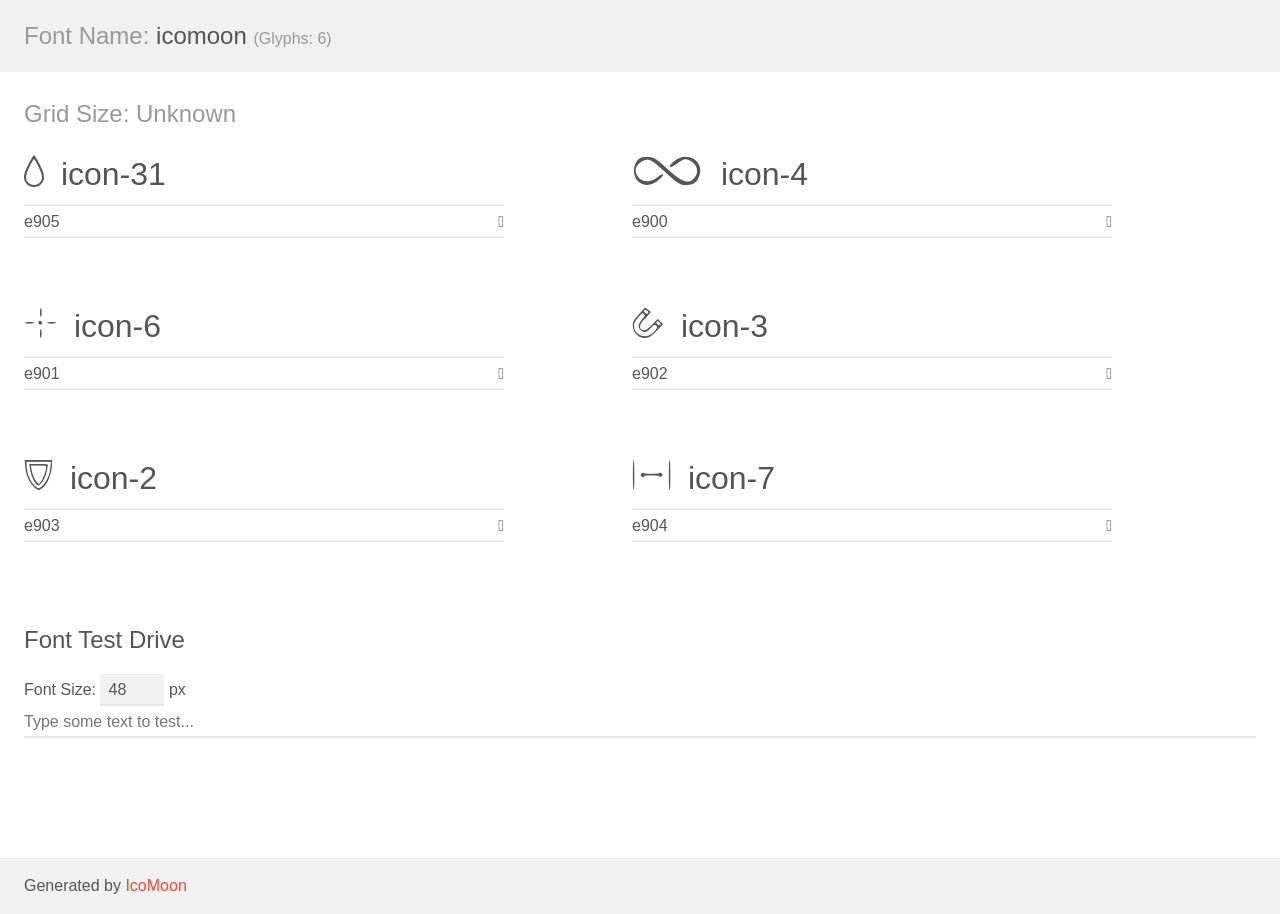
<file: iconmoon/demo.html>
<!doctype html>
<html>
<head>
    <meta charset="utf-8">
    <title>IcoMoon Demo</title>
    <meta name="description" content="An Icon Font Generated By IcoMoon.io">
    <meta name="viewport" content="width=device-width, initial-scale=1">
    <link rel="stylesheet" href="demo-files/demo.css">
    <link rel="stylesheet" href="style.css"></head>
<body>
    <div class="bgc1 clearfix">
        <h1 class="mhmm mvm"><span class="fgc1">Font Name:</span> icomoon <small class="fgc1">(Glyphs:&nbsp;6)</small></h1>
    </div>
    <div class="clearfix mhl ptl">
        <h1 class="mvm mtn fgc1">Grid Size: Unknown</h1>
        <div class="glyph fs1">
            <div class="clearfix bshadow0 pbs">
                <span class="icon-31"></span>
                <span class="mls"> icon-31</span>
            </div>
            <fieldset class="fs0 size1of1 clearfix hidden-false">
                <input type="text" readonly value="e905" class="unit size1of2" />
                <input type="text" maxlength="1" readonly value="&#xe905;" class="unitRight size1of2 talign-right" />
            </fieldset>
            <div class="fs0 bshadow0 clearfix hidden-true">
                <span class="unit pvs fgc1">liga: </span>
                <input type="text" readonly value="" class="liga unitRight" />
            </div>
        </div>
        <div class="glyph fs1">
            <div class="clearfix bshadow0 pbs">
                <span class="icon-4"></span>
                <span class="mls"> icon-4</span>
            </div>
            <fieldset class="fs0 size1of1 clearfix hidden-false">
                <input type="text" readonly value="e900" class="unit size1of2" />
                <input type="text" maxlength="1" readonly value="&#xe900;" class="unitRight size1of2 talign-right" />
            </fieldset>
            <div class="fs0 bshadow0 clearfix hidden-true">
                <span class="unit pvs fgc1">liga: </span>
                <input type="text" readonly value="" class="liga unitRight" />
            </div>
        </div>
        <div class="glyph fs1">
            <div class="clearfix bshadow0 pbs">
                <span class="icon-6"></span>
                <span class="mls"> icon-6</span>
            </div>
            <fieldset class="fs0 size1of1 clearfix hidden-false">
                <input type="text" readonly value="e901" class="unit size1of2" />
                <input type="text" maxlength="1" readonly value="&#xe901;" class="unitRight size1of2 talign-right" />
            </fieldset>
            <div class="fs0 bshadow0 clearfix hidden-true">
                <span class="unit pvs fgc1">liga: </span>
                <input type="text" readonly value="" class="liga unitRight" />
            </div>
        </div>
        <div class="glyph fs1">
            <div class="clearfix bshadow0 pbs">
                <span class="icon-3"></span>
                <span class="mls"> icon-3</span>
            </div>
            <fieldset class="fs0 size1of1 clearfix hidden-false">
                <input type="text" readonly value="e902" class="unit size1of2" />
                <input type="text" maxlength="1" readonly value="&#xe902;" class="unitRight size1of2 talign-right" />
            </fieldset>
            <div class="fs0 bshadow0 clearfix hidden-true">
                <span class="unit pvs fgc1">liga: </span>
                <input type="text" readonly value="" class="liga unitRight" />
            </div>
        </div>
        <div class="glyph fs1">
            <div class="clearfix bshadow0 pbs">
                <span class="icon-2"></span>
                <span class="mls"> icon-2</span>
            </div>
            <fieldset class="fs0 size1of1 clearfix hidden-false">
                <input type="text" readonly value="e903" class="unit size1of2" />
                <input type="text" maxlength="1" readonly value="&#xe903;" class="unitRight size1of2 talign-right" />
            </fieldset>
            <div class="fs0 bshadow0 clearfix hidden-true">
                <span class="unit pvs fgc1">liga: </span>
                <input type="text" readonly value="" class="liga unitRight" />
            </div>
        </div>
        <div class="glyph fs1">
            <div class="clearfix bshadow0 pbs">
                <span class="icon-7"></span>
                <span class="mls"> icon-7</span>
            </div>
            <fieldset class="fs0 size1of1 clearfix hidden-false">
                <input type="text" readonly value="e904" class="unit size1of2" />
                <input type="text" maxlength="1" readonly value="&#xe904;" class="unitRight size1of2 talign-right" />
            </fieldset>
            <div class="fs0 bshadow0 clearfix hidden-true">
                <span class="unit pvs fgc1">liga: </span>
                <input type="text" readonly value="" class="liga unitRight" />
            </div>
        </div>
    </div>

    <!--[if gt IE 8]><!-->
    <div class="mhl clearfix mbl">
        <h1>Font Test Drive</h1>
        <label>
            Font Size: <input id="fontSize" type="number" class="textbox0 mbm"
            min="8" value="48" />
            px
        </label>
        <input id="testText" type="text" class="phl size1of1 mvl"
        placeholder="Type some text to test..." value=""/>
        <div id="testDrive" class="icon-" style="font-family: icomoon">&nbsp;
        </div>
    </div>
    <!--<![endif]-->
    <div class="bgc1 clearfix">
        <p class="mhl">Generated by <a href="https://icomoon.io/app">IcoMoon</a></p>
    </div>

    <script src="demo-files/demo.js"></script>
</body>
</html>
</file>
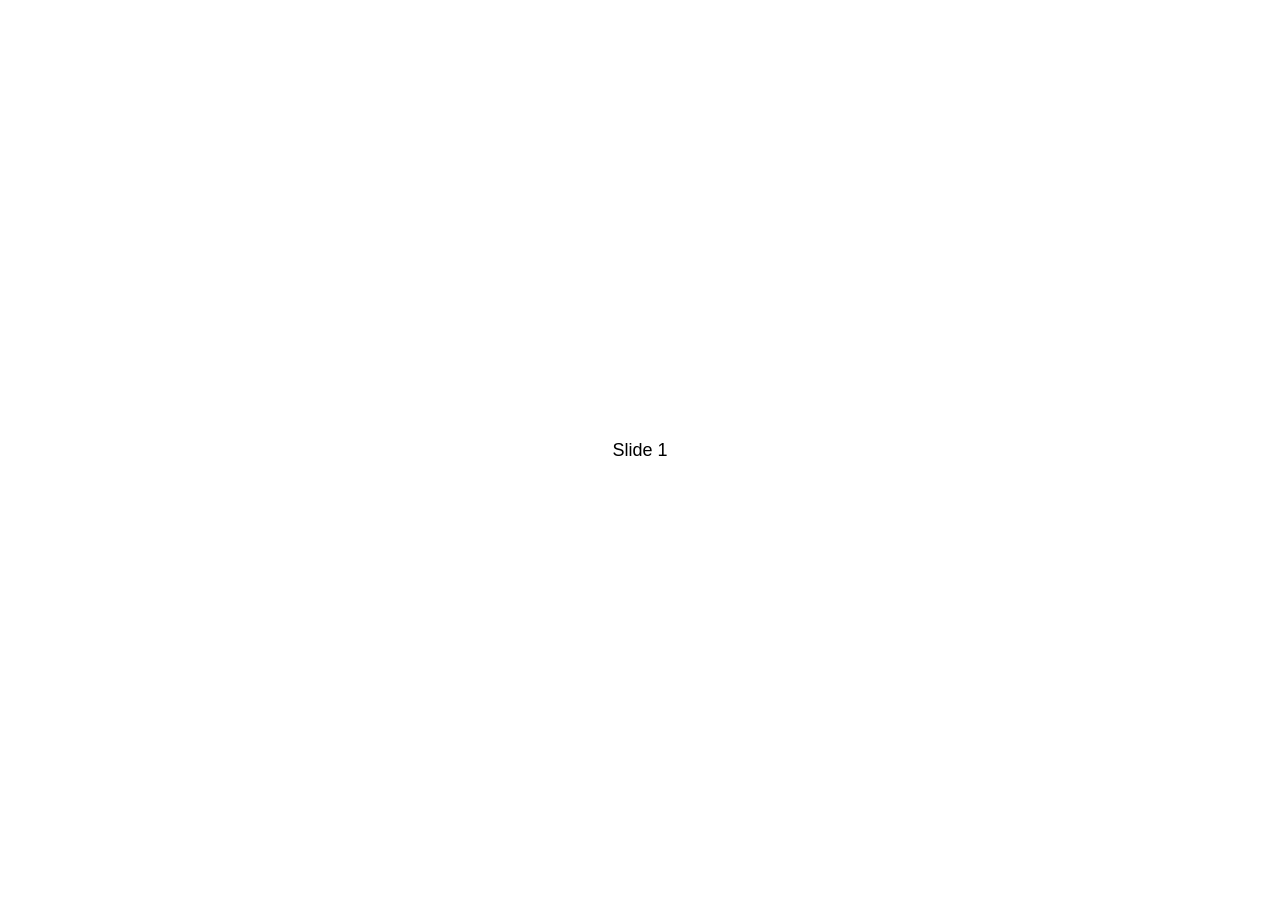
<file: js/swiper-4.3.5/demos/010-default.html>
<!DOCTYPE html>
<html lang="en">
<head>
  <meta charset="utf-8">
  <title>Swiper demo</title>
  <!-- Link Swiper's CSS -->
  <link rel="stylesheet" href="../dist/css/swiper.min.css">

  <!-- Demo styles -->
  <style>
    html, body {
      position: relative;
      height: 100%;
    }
    body {
      background: #eee;
      font-family: Helvetica Neue, Helvetica, Arial, sans-serif;
      font-size: 14px;
      color:#000;
      margin: 0;
      padding: 0;
    }
    .swiper-container {
      width: 100%;
      height: 100%;
    }
    .swiper-slide {
      text-align: center;
      font-size: 18px;
      background: #fff;

      /* Center slide text vertically */
      display: -webkit-box;
      display: -ms-flexbox;
      display: -webkit-flex;
      display: flex;
      -webkit-box-pack: center;
      -ms-flex-pack: center;
      -webkit-justify-content: center;
      justify-content: center;
      -webkit-box-align: center;
      -ms-flex-align: center;
      -webkit-align-items: center;
      align-items: center;
    }
  </style>
</head>
<body>
  <!-- Swiper -->
  <div class="swiper-container">
    <div class="swiper-wrapper">
      <div class="swiper-slide">Slide 1</div>
      <div class="swiper-slide">Slide 2</div>
      <div class="swiper-slide">Slide 3</div>
      <div class="swiper-slide">Slide 4</div>
      <div class="swiper-slide">Slide 5</div>
      <div class="swiper-slide">Slide 6</div>
      <div class="swiper-slide">Slide 7</div>
      <div class="swiper-slide">Slide 8</div>
      <div class="swiper-slide">Slide 9</div>
      <div class="swiper-slide">Slide 10</div>
    </div>
  </div>

  <!-- Swiper JS -->
  <script src="../dist/js/swiper.min.js"></script>

  <!-- Initialize Swiper -->
  <script>
    var swiper = new Swiper('.swiper-container');
  </script>
</body>
</html>
</file>
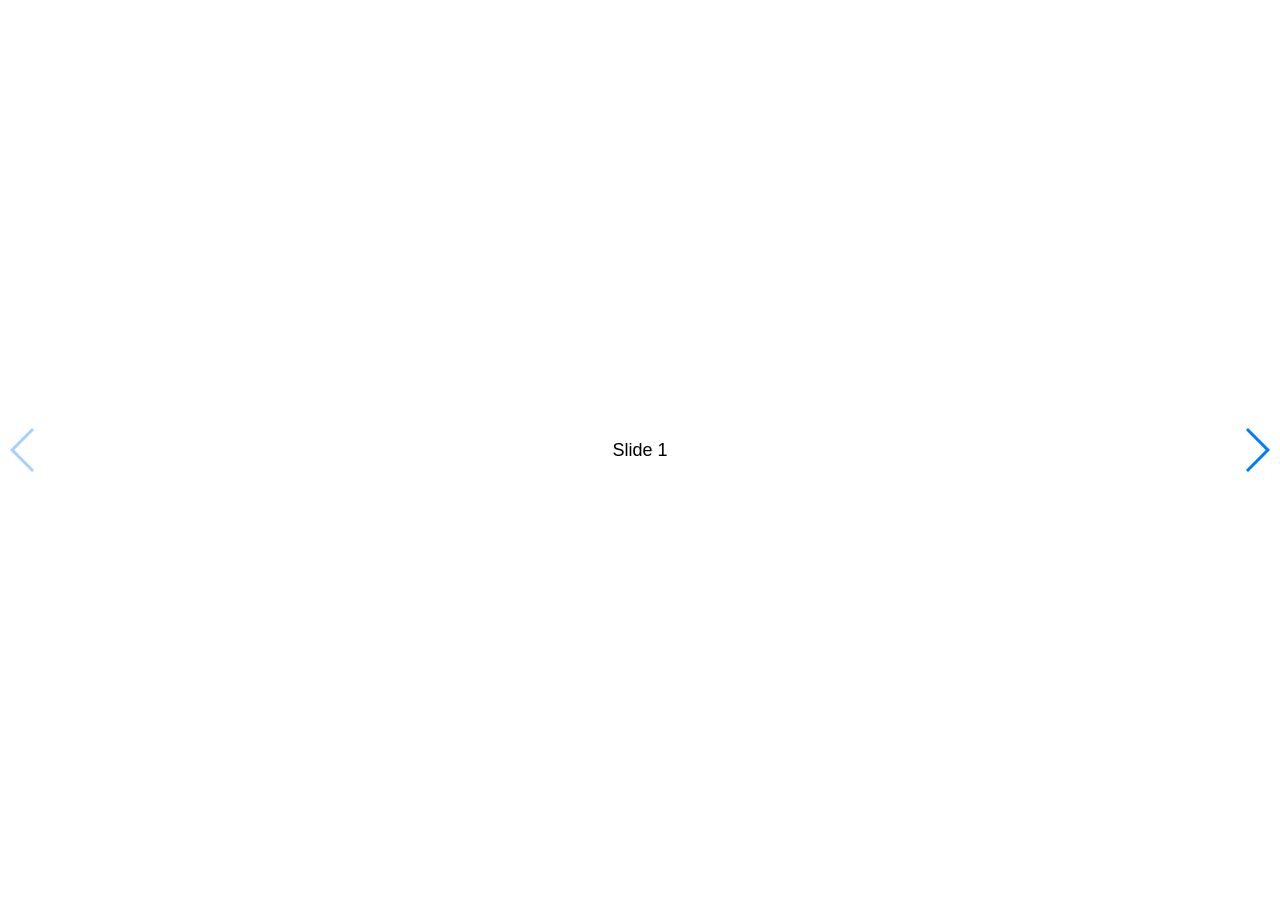
<file: js/swiper-4.3.5/demos/020-navigation.html>
<!DOCTYPE html>
<html lang="en">
<head>
  <meta charset="utf-8">
  <title>Swiper demo</title>
  <meta name="viewport" content="width=device-width, initial-scale=1, minimum-scale=1, maximum-scale=1">

  <!-- Link Swiper's CSS -->
  <link rel="stylesheet" href="../dist/css/swiper.min.css">

  <!-- Demo styles -->
  <style>
    html, body {
      position: relative;
      height: 100%;
    }
    body {
      background: #eee;
      font-family: Helvetica Neue, Helvetica, Arial, sans-serif;
      font-size: 14px;
      color:#000;
      margin: 0;
      padding: 0;
    }
    .swiper-container {
      width: 100%;
      height: 100%;
    }
    .swiper-slide {
      text-align: center;
      font-size: 18px;
      background: #fff;

      /* Center slide text vertically */
      display: -webkit-box;
      display: -ms-flexbox;
      display: -webkit-flex;
      display: flex;
      -webkit-box-pack: center;
      -ms-flex-pack: center;
      -webkit-justify-content: center;
      justify-content: center;
      -webkit-box-align: center;
      -ms-flex-align: center;
      -webkit-align-items: center;
      align-items: center;
    }
  </style>
</head>
<body>
  <!-- Swiper -->
  <div class="swiper-container">
    <div class="swiper-wrapper">
      <div class="swiper-slide">Slide 1</div>
      <div class="swiper-slide">Slide 2</div>
      <div class="swiper-slide">Slide 3</div>
      <div class="swiper-slide">Slide 4</div>
      <div class="swiper-slide">Slide 5</div>
      <div class="swiper-slide">Slide 6</div>
      <div class="swiper-slide">Slide 7</div>
      <div class="swiper-slide">Slide 8</div>
      <div class="swiper-slide">Slide 9</div>
      <div class="swiper-slide">Slide 10</div>
    </div>
    <!-- Add Arrows -->
    <div class="swiper-button-next"></div>
    <div class="swiper-button-prev"></div>
  </div>

  <!-- Swiper JS -->
  <script src="../dist/js/swiper.min.js"></script>

  <!-- Initialize Swiper -->
  <script>
    var swiper = new Swiper('.swiper-container', {
      navigation: {
        nextEl: '.swiper-button-next',
        prevEl: '.swiper-button-prev',
      },
    });
  </script>
</body>
</html>
</file>
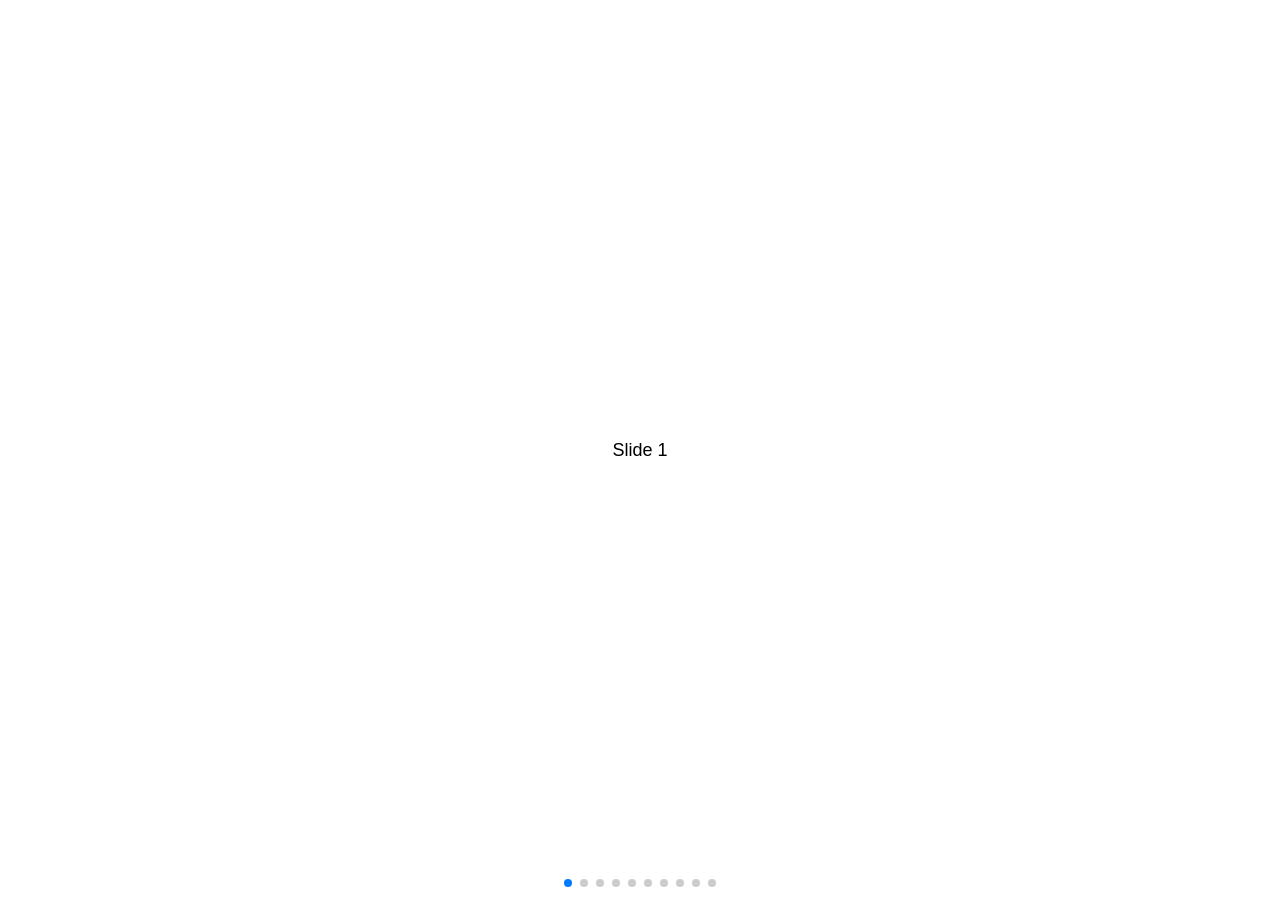
<file: js/swiper-4.3.5/demos/030-pagination.html>
<!DOCTYPE html>
<html lang="en">
<head>
  <meta charset="utf-8">
  <title>Swiper demo</title>
  <meta name="viewport" content="width=device-width, initial-scale=1, minimum-scale=1, maximum-scale=1">

  <!-- Link Swiper's CSS -->
  <link rel="stylesheet" href="../dist/css/swiper.min.css">

  <!-- Demo styles -->
  <style>
    html, body {
      position: relative;
      height: 100%;
    }
    body {
      background: #eee;
      font-family: Helvetica Neue, Helvetica, Arial, sans-serif;
      font-size: 14px;
      color:#000;
      margin: 0;
      padding: 0;
    }
    .swiper-container {
      width: 100%;
      height: 100%;
    }
    .swiper-slide {
      text-align: center;
      font-size: 18px;
      background: #fff;

      /* Center slide text vertically */
      display: -webkit-box;
      display: -ms-flexbox;
      display: -webkit-flex;
      display: flex;
      -webkit-box-pack: center;
      -ms-flex-pack: center;
      -webkit-justify-content: center;
      justify-content: center;
      -webkit-box-align: center;
      -ms-flex-align: center;
      -webkit-align-items: center;
      align-items: center;
    }
  </style>
</head>
<body>
  <!-- Swiper -->
  <div class="swiper-container">
    <div class="swiper-wrapper">
      <div class="swiper-slide">Slide 1</div>
      <div class="swiper-slide">Slide 2</div>
      <div class="swiper-slide">Slide 3</div>
      <div class="swiper-slide">Slide 4</div>
      <div class="swiper-slide">Slide 5</div>
      <div class="swiper-slide">Slide 6</div>
      <div class="swiper-slide">Slide 7</div>
      <div class="swiper-slide">Slide 8</div>
      <div class="swiper-slide">Slide 9</div>
      <div class="swiper-slide">Slide 10</div>
    </div>
    <!-- Add Pagination -->
    <div class="swiper-pagination"></div>
  </div>

  <!-- Swiper JS -->
  <script src="../dist/js/swiper.min.js"></script>

  <!-- Initialize Swiper -->
  <script>
    var swiper = new Swiper('.swiper-container', {
      pagination: {
        el: '.swiper-pagination',
      },
    });
  </script>
</body>
</html>
</file>
<file: css/base.css>
*{
	padding: 0;
	margin: 0;
	box-sizing: border-box;
	-webkit-tap-highlight-color: transparent;
	-moz-user-select:none;
	-webkit-user-select: none;
}
a{
	text-decoration: none;
	color: #333;
}
input,div,button{
	outline: none;
}
ul{
	list-style-type:none;
}
li{
	list-style-type:none
}
.fl{
	float: left;
	display: inline;
}
.fr{
	float: right;
	display: inline;
}
.clearfix:after{
  content: "020"; 
  display: block;
  clear: both; 
   height: 0; 
   line-height: 0; 
   font-size: 0;
  visibility: hidden;  
	}
	@font-face {
		font-family: 'iconfont';
		src: url('../font/.eot');
		src: url('../font/iconfont.svg') format('embedded-opentype'),
				url('../font/iconfont.woff2') format('woff2'),
				url('../font/iconfont.woff') format('woff'),
				url('../font/iconfont.ttf') format('truetype'),
				url('../font/.svg#iconfont') format('svg');
	}
	.iconfont {
		font-family: "iconfont" !important;
		font-size: 16px;
		font-style: normal;
		-webkit-font-smoothing: antialiased;
		-moz-osx-font-smoothing: grayscale;
	}
html{
	width: 100%;
	height: auto;
	font-size: 14px;
	color:#333;
	background-color: #fff;
	position: relative!important;
	overflow-x: hidden;	
	
}
body{
	width: 100%;
	height: auto;
	font-size: 14px;
	color:#333;
	background-color: #fff;
	position: relative;
	overflow: hidden;	
	font-family: fontnameRegular;
}
.header{
	position: fixed;
	width:100%;
    height:60px;
    background:#ffffff;
	display:flex;
	z-index:999999;
	border-bottom:1px solid #e5e5e5;
  }
  .header .menu{
	flex:0 0 120px;
	display: inline; 
	padding-left:65px;
	line-height:60px;
	z-index: 99;
	cursor: pointer;
 }
 .header .menu .tubiao1,.header .menu .tubiao2,.header .menu .tubiao3 {
    position: absolute;
    display: block;
    left: 32px;
    top: 20px;
    height: 27px;
    width: 27px;
    font-size: 25px;
    line-height: 27px;
}
.header .menu .tubiao2,.header .menu .tubiao3{
	display:none;
}
 .header .logo{
   flex:1;
   text-align:center;
   z-index: 99;
   top: -9px;
   position: relative;
 }
 .header .accounts{
   flex:0 0 120px;
   padding-top:19px;
   box-sizing: border-box;
   z-index: 99;
 }
 .header .accounts .close{
	position: absolute;
    top: 23px;
 }
 .header .iconfont.tubiao3 {
	position: absolute;
	display: inline-block;
	right: 73px;
	top: 20px;
	height: 27px;
	width: 27px;
	font-size: 25px;
	line-height: 27px;
} 

.m-sub-menu {
    position: fixed;
    left: 100%;
    width: 100%;
    top: 60px;
    z-index: 999991;
    height: 100%;
    background-color: rgba(0,0,0,0.7);
    transition: all 0.64s ease 0s;
}
.m-menu2{
	position: fixed;
    left: -100%;
    width: 100%;
    top: 0px;
    z-index: 999999999;
    height: 100%;
    padding-right: 81%;
    /* background-color: rgba(0,0,0,0.7); */
	transition: all 0.64s ease 0s;
	cursor: pointer;
	color:#bf001d;
}
.m-menu2.active{
	left: 0%;
}
.m-menu2 .top-box {
    line-height: 60px;
    height: 60px;
	background-color: #ffffff;
	z-index: 99999;
	position: relative;
	top:0px;
	border-bottom:1px solid #e7e7e7;
	width: 230px;
}
.m-menu2 .top-box .stt {
    display: inline-block;
    font-size: 16px;
    color: #e7e7e7;
    margin-left: 8.2%;
    font-family: "Base-font";
}
.m-menu2 .list-wrap{
	height:100%;
	padding-top: 100px;
	overflow-y: hidden;
	width:230px;
	z-index:99;
}
.m-menu2 .list-wrap li{
	padding:40px 0;
	text-align:center;
	color: #000;
} 
.m-menu2 .list-wrap li span{
	position: relative;
	color:#000;
}
.m-menu2 .list-wrap li span:hover{
	color:#bf001d;
}
.m-menu2 .list-wrap li span::after{
	content: '';
    position: absolute;
    left: 43%;
    bottom: -23px;
    width: 13px;
    height: 1px;
    background-color: #dcdcdc;
} 
.m-menu2 .close{
	position: absolute;
    left: 37%;
    top: 6%;
}
.children-list-wrap{
	/* display:none; */
	width: 230px;
	height: 100%;
	background: #fff;
    position: absolute;
    top: 0px;
    padding-top: 139px;
	left: -230px;
	border-left: 1px solid #e7e7e7;
	transition: all 0.64s ease 0s;
	z-index: -9999;
}
.children-list-wrap.active{
	left: 230px;
}
.m-menu2 .children-list-wrap .list li{
	padding:20px 0;
	position: relative;
}
.m-menu2 .children-list-wrap .list li span::after{
	content: '';
    position: absolute;
    left: 17%;
    bottom: -8px;
    width: 20px;
    height: 1px;
    background-color: #dcdcdc;
}

.children-list-wrap .children li a{
	padding: 16px 0 10px;
	color:#a7a7a7;
}
.list{
  transition:all .2s;
}
.list .children{
	display:block;
	margin-top: 10px;
}
.list .children.active{
	display:none;
}
.m-menu2 .close2{
	position: absolute;
    left: 53%;
    top: 3%;
}
.m-menu2-overlay{
	width: 100vw;
	opacity: .4;
	position: fixed;
    z-index: 850;
    left: 0;
	top: 0;
	height: 100vh;
	background: #000;
	visibility: hidden;
	transition: opacity .8s cubic-bezier(.19,1,.22,1);
}
.m-menu2-overlay.active{
    visibility: visible;
}
.list-wrap{
	background-color: #fff;
	/* height: calc(100% - 60px); */
	height:100%;
	overflow-y: scroll;
}

.m-sub-menu.show {
    left: 0%;
    transition: all 0.44s ease 0s;
}
.m-sub-menu .top-box {
    line-height: 60px;
    height: 60px;
    background-color: #333;
}
.f-cb {
    zoom: 1;
}
.m-sub-menu .top-box .stt {
    display: inline-block;
    font-size: 16px;
    color: #acacac;
    margin-left: 8.2%;
    font-family: "Base-font";
}
.m-sub-menu .list-wrap ul {
    width: 100%;
}
.m-sub-menu .list-wrap li {
	list-style: none;
    width: 100%;
    border-bottom: 1px solid #f2f2f2;
	float: left;
	padding: 16px 30px;
    line-height: 40px;    
}
.m-sub-menu .list-wrap .pro .children-pro,
.m-sub-menu .list-wrap .pro .children-pro2{
	width: 100%;
    display: block;
    height: 100%;
    position: absolute;
	left: 100%;
	top: 0;
	background: #fff;
	z-index:99999999;
	transition: all 0.44s ease 0s;
}
.m-sub-menu .list-wrap .pro .children-pro div{
	border-bottom: 1px solid #f2f2f2;
	margin: 0px 0 20px;
}
.m-sub-menu .list-wrap .pro .children-pro .title,.title3{
	background:#bf001d;
	color:#fff;
	height: 54px;
}
.m-sub-menu .list-wrap .pro .children-pro .title span,
.m-sub-menu .list-wrap .pro .children-pro .title3 span{
	top: 6px;
    left: calc(50% - 49px);
}
.m-sub-menu .list-wrap .pro .children-pro span{
	padding: 40px;
    position: relative;
    top: -8px;	
}

.m-sub-menu .list-wrap .pro .children-pro .title .tubiao{
	padding: 0px;
	position: absolute;
	display: inline-block;
	font-size:16px;
    top: 5px;
    left: 33px;
}
.m-sub-menu .list-wrap .pro .children-pro .title3 .tubiao3{
	padding: 0px;
	position: absolute;
	display: inline-block;
	font-size:16px;
    top: 7px;
    left: 33px;
}
.m-sub-menu .list-wrap .pro .children-pro .title .pro-title{
	padding: 0;
    left: calc(50% - 37px);
}
.m-sub-menu .list-wrap .pro .children-pro .title1 .tubiao1{
	display: inline-block;
    position: absolute;
    font-size: 16px;
    top: 67px!important;
    right: 45px!important;
    padding: 0;
}
.m-sub-menu .list-wrap .pro .children-pro.show,
.m-sub-menu .list-wrap .pro .children-pro2.show{
	left: 0%;
	transition: all 0.44s ease 0s;
}
.m-sub-menu .list-wrap li .box{
	display: none;
}
.m-sub-menu .list-wrap li.active .box{
	display: block;
}
.m-sub-menu .list-wrap li .box .list{
	width: 100%;
	height: 30px;
	line-height: 30px;
	padding: 0 4% 0 14%;
	border-top: 1px solid #f2f2f2;
}

.m-sub-menu .list-wrap .tit {
    font-size: 16px;
    color: #666;
}
.m-sub-menu .list-wrap .tit img{
	margin-top: -2px;
	vertical-align: middle;
	margin-right: 6px;
}
.m-sub-menu .list-wrap .point {
    display: inline-block;
    width: 16px;
    height: 12px;
    /* background: url(../images/ico_38.png) no-repeat center; */
    margin-top: 16px;
    transform:rotate(0deg);
}
.m-sub-menu .list-wrap li.active .point{
	transform:rotate(180deg);
}
.m-sub-menu .list-wrap .tubiao{
	display: inline-block;
    position: absolute;
    font-size: 16px;
    top: 15px;
    right: 56px;
    transition: all .2s cubic-bezier(.455,.03,.515,.955);
}
.m-sub-menu .bot-link {
    width: 84%;
    padding: 0 7.8% 0 8.2%;
    margin-top: 30px;
}
.m-sub-menu .bot-link .link1 {
    /* background: url(../images/ico_01.png) no-repeat center; */
    background-size: auto 16px;
}

.search_wrapper{
	width:100%;
	background-color: rgba(0,0,0,0.7);
	height:100%;
	position: absolute;
	top:120px;
	left:0;
	z-index:999991;
	display:none;
	transition: all 0.64s ease 0s;
}
.search1{
	width:100%;
	
	background:#ffffff;
	height:120px;
	position: fixed;
	top:-120px;
	left:0;
	transition: all 0.64s ease 0s;
	z-index: 99999999;
	/* height:100%; */

}
.search1.show{
	top:0px;
	z-index: 9999999;
	transition: all 0.64s ease 0s;
}
.search1 .close{
	position: absolute;
    right: 11%;
    top: 20%;
    line-height: 30px;
    z-index: 99999999;
}
.search1 .shuru{
	position: absolute;
    width: 80%;
    top: 80px;
    left: 23%;
	height: 30px;
	border:none;
	padding-left: 2%;
	transition: all 0.64s ease 0s;
	font-size: 20px;
}
.search1 .shuru.show{
	padding-left: 10%;
}
.search1 .tubiao5{
	left: 75%;
	position: absolute;
    top: 76px;
	font-size: 34px;
}
.accounts .close{
	display:none;
}
.footer{
	position:relative;
	width:100%;
	padding-top:160px;
}
.footer .footer_wrapper{
	width:100%;
	display:flex;
	background:#f9f9f9;
	padding:40px;
}
.footer .title{
	font-size:18px;
	color:#bf001d;
	padding-bottom:20px;
}
.footer .man{
   flex-grow:2.5;
   text-align:center;
}
.footer .madam{
	flex-grow:1.5;
	padding-left: 1%;
	border-left:1px solid #dcdcdc;
}
.footer .contact{
	flex-grow:3;
	padding-left: 1%;
	border-left:1px solid #dcdcdc;
}
.footer .footer_bottom{
	background:#f2f2f2;
	text-align:center;
}
.footer .footer_bottom p{
	padding:40px 0;
}
@media screen and (min-width: 1150px){
	.m-sub-menu{
		display:none;
	}
   }
@media screen and (min-width: 950px) and (max-width: 1150px) {
	.m-sub-menu{
		display:none;
	}
   }

@media screen and (min-width: 780px) and (max-width: 950px) {
 .m-menu2{
	 display:none;
 }
 .menu .caidan{
	  display:none;
  }
}
@media screen and (min-width: 620px) and (max-width: 780px) {
	.m-menu2{
		display:none;
	}
	.menu .caidan{
		 display:none;
	 }
   }
   @media screen and (min-width: 480px) and (max-width: 620px) {
	.m-menu2{
		display:none;
	}
	.menu .caidan{
		 display:none;
	 }
	 .header .menu{
		flex: 0 0 106px;
	 }
	 .header .accounts .iconfont.tubiao3{
		 right:32px;
		 top: 21px;
	 }
	 .close .btn{
		display:none;
	}
	.close .iconfont.tubiao6{
		position: absolute;
        right: -81px;
	}
	.footer{
		padding-top:80px;
	}
	.footer .footer_wrapper{
		flex-wrap: wrap;
	}
	.footer .man{
		width:60%;
	}
	.footer .madam{
		width:40%;
		padding-left: 3%;
	}
	.footer .contact{
		width:90%;
		padding-left: 3%;
        margin-top:37px;
        position: relative;
		left: calc(50% - 31%);
		height: 80px;
	}
	.footer .contact .contact2{
		padding: 26px 0;
	}
   }
   @media screen and (max-width: 480px){
	.m-menu2{
		display:none;
	}
	.menu .caidan{
		 display:none;
	 }
	 .accounts .accounts1{
		 display:none!important;
	 }
	 .header .menu{
		flex: 0 0 106px;
	 }
	 .header .accounts .iconfont.tubiao3{
		 right:32px;
		 top: 19px;
	 }
	 .close .btn{
		 display:none;
	 }
	 .close .iconfont.tubiao6{
		position: absolute;
        right: -81px;
	}
	.footer{
		padding-top:60px;
	}
	.footer .footer_wrapper{
		flex-wrap: wrap;
	}
	.footer .man{
		width:60%;
	}
	.footer .madam{
		width:40%;
		padding-left: 3%;
	}
	.footer .contact{
		width:90%;
		padding-left: 3%;
        margin-top:37px;
        position: relative;
		left: calc(50% - 33%);
		height:80px;
	}
	.footer .contact .contact2{
		padding: 26px 0;
	}
   }
</file>
<file: css/index.css>
.lb_box{
    width:100%;
    position: relative;
    top: 60px;
}
.lb_box .swiper-container-horizontal > .swiper-pagination-bullets .swiper-pagination-bullet.swiper-pagination-bullet-active{
    background:url("../images/dian1.png") no-repeat;
    background-size: cover;
}

.lb_box .swiper-container-horizontal > .swiper-pagination-bullets .swiper-pagination-bullet{
    background:url("../images/dian3.png") no-repeat;
    background-size: cover;
    opacity:1;
}
.lb_box .swiper-container .swiper-slide .banner_img{
    width:100%;
    height:100%;
    object-fit: cover;
}
.lb_box .introduce{
    position: absolute;
    top:32%;
    left:10%;
    z-index: 99;
}
.lb_box .introduce .p_box1 p{
    color:#e0e0e0;
    font-size:1rem;
}
.lb_box .introduce .logo_img{
    width: 150px;
    height:auto;
}
.p_box1 .search{
    border:1px solid #fff;
    padding: 15px 30px;
    margin: 20px 2px;
    width: 155px;
}
.lb_box .search:hover{
    background:#bf001d;
    color:#fff;
    cursor: pointer;
    border-color: transparent;
}
.ppt1{
    text-align:center;
    margin-top: 50px;
    padding: 100px 60px 60px 60px;
}
.text .title{
   font-size:28px;
   color:#bf001d;
   letter-spacing: 3px;
}
.more-text{
    padding: 32px 0px;
    width: 52%;
    margin: 0 auto;
    line-height: 1.5;
}
.detail{
    border:1px solid #e2e2e2;
    padding: 8px 25px;
    cursor: pointer;
}
.ppt2{
	margin: 40px auto;
	position: relative;
    overflow: hidden;
    cursor: pointer;
    width: 80%;
}
.ppt2 video {
    width: 100%;
    height: 100%;
    object-fit: contain;
}
.ppt2 .box {
    position: absolute;
    left: 0;
    top: 0;
    width: 100%;
    height: 100%;
    text-align: center;
    display: -webkit-box;
    display: -moz-box;
    display: -webkit-flex;
    display: -moz-flex;
    display: -ms-flexbox;
    display: flex;
    -webkit-box-pack: center;
    -ms-flex-pack: center;
    -webkit-justify-content: center;
    justify-content: center;
    -webkit-box-align: center;
    -ms-flex-align: center;
    -webkit-align-items: center;
    align-items: center;
}
.ppt2 .box.active{
    display: none;
}
.ppt2 .box img {
    width: 56px;
}
.ppt3{
    text-align:center;
    padding:40px;
}
.ppt4{
    width:100%;
    position: relative;
    padding:160px 0px;
}
.ppt4 .swiper-container2{
    position: relative;
    width:100%;
}
.ppt4 .swiper-container2 p{
    text-align: center;
    top: 20px;
    position: relative;
    width: 200px;
    left: calc(50% - 109px);
}
.ppt4 .swiper-container2 .swiper-wrapper img{
    width:100%;
    height:100%;
    min-width:100px;
    object-fit: cover;
}
.ppt4 .swiper-pagination.swiper-pagination2.swiper-pagination-fraction{
    top: -120px;
    color:#bf001d;
    z-index:-90;
    height:30px;
}
.ppt4 .swiper-pagination.swiper-pagination2.swiper-pagination-fraction::after{
    content: '\e615';
    position: absolute;
    left: calc(50% - 10px);
    font-size: 20px;
    bottom: -7px;
    font-family: 'iconfont';
}
.ppt4 .swiper-container-horizontal > .swiper-scrollbar {
    position: absolute;
    left: 25%;
    bottom: -70px;
    z-index: 50;
    height: 4px;
    width: 45%;
    background-color: #e9e9ea;
}
.ppt4 .swiper-scrollbar-drag {
    width: 50%;
    position: relative;
    background: #bf001d;
    border-radius: 10px;
    left: 0;
    top: 0;
}
.kong1 {
    width: 10%;
    height: 300px;
    background: #fff;
    opacity: 0.5;
    right: 0;
    position: absolute;
    top: -15px;
    z-index: 20;
}
.kong2 {
    width: 10%;
    height: 300px;
    background: #fff;
    opacity: 0.5;
    left: 0;
    position: absolute;
    top: -15px;
    z-index: 20;
}
.ppt4 .swiper-button-next2{
    z-index: 99;
    width: 1px!important;
    height: 0px;
    right: 0px;
    padding: 31px;
    background-color: #bf001d;
    background-image: url("data:image/svg+xml;charset=utf-8,%3Csvg%20xmlns%3D'http%3A%2F%2Fwww.w3.org%2F2000%2Fsvg'%20viewBox%3D'0%200%2027%2044'%3E%3Cpath%20d%3D'M27%2C22L5%2C44l-4.2-4.2L18.6%2C22L0.8%2C4.2L5%2C0z'%20fill%3D'%23ffffff'%2F%3E%3C%2Fsvg%3E");
    background-size: 12px;
}
.ppt4 .swiper-button-next2:hover{
    background-color: #fff;
    background-image: url("data:image/svg+xml;charset=utf-8,%3Csvg%20xmlns%3D'http%3A%2F%2Fwww.w3.org%2F2000%2Fsvg'%20viewBox%3D'0%200%2027%2044'%3E%3Cpath%20d%3D'M27%2C22L5%2C44l-4.2-4.2L18.6%2C22L0.8%2C4.2L5%2C0z'%20fill%3D'%23bf001d'%2F%3E%3C%2Fsvg%3E");
}
.ppt4 .swiper-button-prev2{
    z-index: 99;
    width: 1px!important;
    height: 0px;
    left: 0px;
    padding: 31px;
    background-color: #bf001d;
    background-image:url("data:image/svg+xml;charset=utf-8,%3Csvg%20xmlns%3D'http%3A%2F%2Fwww.w3.org%2F2000%2Fsvg'%20viewBox%3D'0%200%2027%2044'%3E%3Cpath%20d%3D'M0%2C22L22%2C0l4.2%2C4.2L8.4%2C22l17.8%2C17.8L22%2C44L0%2C22z'%20fill%3D'%23ffffff'%2F%3E%3C%2Fsvg%3E");
    background-size: 12px;
}
.ppt4 .swiper-button-prev2:hover{
    background-color: #fff;
    background-image:url("data:image/svg+xml;charset=utf-8,%3Csvg%20xmlns%3D'http%3A%2F%2Fwww.w3.org%2F2000%2Fsvg'%20viewBox%3D'0%200%2027%2044'%3E%3Cpath%20d%3D'M0%2C22L22%2C0l4.2%2C4.2L8.4%2C22l17.8%2C17.8L22%2C44L0%2C22z'%20fill%3D'%23bf001d'%2F%3E%3C%2Fsvg%3E");
}

.ppt4 .swiper-button-prev.swiper-button-disabled, .swiper-button-next.swiper-button-disabled{
    opacity:0!important;
}
.ppt4 .swiper-slide p{
    opacity:0;
}
.ppt4 .swiper-slide.swiper-slide-active p{
   opacity:1!important;
}
.ppt4 .swiper-slide .wrapper::after{
    content: '';
    position: absolute;
    border: 1px solid #c5c5c5;
    width: 148%;
    height: 114%;
    left: -38px;
    top: -20px;
    display:none;
} 

.ppt4 .swiper-slide.swiper-slide-active:hover .wrapper::after{
    display:none;
}
.ppt4 .swiper-slide:hover .wrapper::after{
    display:block;
}
.ppt4 .swiper-slide:hover p{
    opacity:1;
    color:#bf001d;
}
 .ppt6{
     margin:60px 0px;
     text-align:center;
 }
 .ppt7{
     position: relative;
     width:80%;
     margin:40px auto;
     overflow: hidden;
 }
 .swiper-container3 img{
     width:100%;
     height:100%;
     object-fit: cover;
 }
.ppt7 .swiper-pagination3{
    text-align:center;
}
.ppt7 .swiper-pagination-bullet.swiper-pagination-bullet-active{
    background:url("../images/dian1.png") no-repeat;
    background-size:cover;
}
.swiper-button-prev.swiper-button-prev3,.swiper-button-next.swiper-button-next3{
    width: 48px;
    height: 48px; 
    
} 
.swiper-button-prev.swiper-button-prev3{
    background:url("../images/left2.png") no-repeat;
    background-size:cover;
    left:0;
}
.swiper-button-next.swiper-button-next3{
    background:url("../images/right2.png") no-repeat;
    background-size:cover;
    right:0;
}
.ppt8{
    width:100%;
    position: relative;
    padding:80px 0px;
}

.ppt8 .swiper-container4{
    position: relative;
}
.ppt8 .swiper-container4 .swiper-wrapper img{
    width:100%;
    height:100%;
    min-width:100px;
    object-fit: cover;
}

.ppt8 .swiper-pagination.swiper-pagination4.swiper-pagination-fraction{
    top: -50px;
    color:#bf001d;
    z-index:-90;
    height:30px;
}
.ppt8 .swiper-pagination.swiper-pagination4.swiper-pagination-fraction::after{
    content: '\e615';
    position: absolute;
    left: calc(50% - 10px);
    font-size: 20px;
    bottom: -7px;
    font-family: 'iconfont';
}
.ppt8 .swiper-container-horizontal > .swiper-scrollbar {
    position: absolute;
    left: 25%;
    bottom: -37px;
    z-index: 50;
    height: 4px;
    width: 45%;
    background-color: #e9e9ea;
}
.ppt8 .swiper-scrollbar-drag {
    width: 50%;
    position: relative;
    background: #bf001d;
    border-radius: 10px;
    left: 0px;
    top: 0;
}
.ppt8 .swiper-button-next4{
    z-index: 99;
    width: 1px!important;
    height: 0px;
    right: 0px;
    padding: 31px;
    background-color: #bf001d;
    background-image: url("data:image/svg+xml;charset=utf-8,%3Csvg%20xmlns%3D'http%3A%2F%2Fwww.w3.org%2F2000%2Fsvg'%20viewBox%3D'0%200%2027%2044'%3E%3Cpath%20d%3D'M27%2C22L5%2C44l-4.2-4.2L18.6%2C22L0.8%2C4.2L5%2C0z'%20fill%3D'%23ffffff'%2F%3E%3C%2Fsvg%3E");
    background-size: 12px;
}
.ppt8 .swiper-button-next4:hover{
    background-color: #fff;
    background-image: url("data:image/svg+xml;charset=utf-8,%3Csvg%20xmlns%3D'http%3A%2F%2Fwww.w3.org%2F2000%2Fsvg'%20viewBox%3D'0%200%2027%2044'%3E%3Cpath%20d%3D'M27%2C22L5%2C44l-4.2-4.2L18.6%2C22L0.8%2C4.2L5%2C0z'%20fill%3D'%23bf001d'%2F%3E%3C%2Fsvg%3E");
}
.ppt8 .swiper-button-prev4{
    z-index: 99;
    width: 1px!important;
    height: 0px;
    left: 0px;
    padding: 31px;
    background-color: #bf001d;
    background-image:url("data:image/svg+xml;charset=utf-8,%3Csvg%20xmlns%3D'http%3A%2F%2Fwww.w3.org%2F2000%2Fsvg'%20viewBox%3D'0%200%2027%2044'%3E%3Cpath%20d%3D'M0%2C22L22%2C0l4.2%2C4.2L8.4%2C22l17.8%2C17.8L22%2C44L0%2C22z'%20fill%3D'%23ffffff'%2F%3E%3C%2Fsvg%3E");
    background-size: 12px;
}
.ppt8 .swiper-button-prev4:hover{
    background-color: #fff;
    background-image:url("data:image/svg+xml;charset=utf-8,%3Csvg%20xmlns%3D'http%3A%2F%2Fwww.w3.org%2F2000%2Fsvg'%20viewBox%3D'0%200%2027%2044'%3E%3Cpath%20d%3D'M0%2C22L22%2C0l4.2%2C4.2L8.4%2C22l17.8%2C17.8L22%2C44L0%2C22z'%20fill%3D'%23bf001d'%2F%3E%3C%2Fsvg%3E");
}
.ppt8 .swiper-button-prev.swiper-button-disabled, .swiper-button-next.swiper-button-disabled{
    opacity:0!important;
}

.ppt8 .swiper-slide:hover .swiper-slide p{
    opacity:1!important;
    color:#bf001d;
}
.ppt8 .swiper-slide p{
    width: 200px;
    position: relative;
    padding-top: 20px;
    left: calc(50% - 100px);
    text-align: center;
    opacity:0;
}
.ppt8 .swiper-slide.swiper-slide-active p{
    opacity:1;
}
.ppt8 .swiper-slide .wrapper::after{
    content: '';
    position: absolute;
    border: 1px solid #c5c5c5;
    width: 148%;
    height: 109%;
    left: -38px;
    top: -20px;
    display:none;
} 
.ppt8 .swiper-slide.swiper-slide-active .wrapper:hover::after{
    display:none;
}
.ppt8 .swiper-slide .wrapper:hover::after{
    display:block;
}
.ppt8 .swiper-slide:hover p{
    opacity:1;
    color:#bf001d;
}

.ppt9{
    padding:60px 0;
    text-align:center;
}
.ppt10{
    position:relative;
    width:100%;
}
.ppt10 .wrapper2{
    display:flex;
}
.ppt10 .wrapper2 .left{
    width:50%;
    display:inline-block;
}
.ppt10 .wrapper3 .top{
    width:100%;
}
.ppt10 .wrapper3 .bottom{
    width:100%;
}
.ppt10 .wrapper2 .left img,.ppt10 .wrapper3 .top img{
    width:100%;
    height:100%;
    object-fit: cover;
}
.ppt10 .wrapper2 .right{
    display:inline-block;
    width:50%;
    background:#fbfbfb;
}
.ppt10 .wrapper3 .bottom .swiper-container5 .swiper-slide{
    padding:10%;
}
.ppt10 .wrapper3 .bottom .swiper-container5 .swiper-slide img{
    width:100%;
    height:100%;
    object-fit: cover;
}
.ppt10 .wrapper2 .right p,.ppt10 .wrapper3 .bottom p{
    text-align:center;
}
.ppt10 .wrapper2 ul li{
    display:inline-block;
    width: 49%;
    padding: 7% 10% 3% 10%;
}
.ppt10 .wrapper2 ul li img{
    width:100%;
    height:100%;
    object-fit: cover;
}
.ppt11{
    width:100%;
    text-align:center;
    padding: 110px 0 30px 0;
}
.title_all{
    color:#838383;
    padding:20px 0;
    font-size:16px;
}
.ppt12{
    position:relative;
    width:100%;
}
.ppt12 .news_box{
    width:80%;
    display:flex; 
    position: relative;
    left: calc(50% - 40% );
}
.ppt12 .news{
    display:inline-block; 
    width:calc(80% / 4 + 70px);
    padding: 0 10px;
}
.ppt12 .news .img_box{
    overflow: hidden;
    font-size:0;
}
.ppt12 .news .img_box img{
    width:100%;
    height:100%;
    object-fit: cover;
    transition: all 2s;
}
.ppt12 .news .text_box{
    width:100%;
}
.ppt12 .news .img_box:hover img{
    
    transform: scale(1.2);
}
.ppt12 .title1{
    padding: 10px 0;
    color:#707070;
} 
.ppt12 .title2{
    padding: 10px 0 30px 0;
    color:#000;
    font-size:18px;
    font-weight:bold;
} 

.ppt12 .content{
    font-size:16px;
    color:#707070;
}
.ppt12 .news:hover .title2{
    color:#bf001d;
}
.detail:hover,.ppt5 .p2:hover{
    background:#bf001d;
    color:#fff;
    cursor: pointer;
}
@media screen and (min-width: 1440px) {
	.more-text{
        width: 52%;
    }
    .ppt10 .wrapper3{
        display:none;
    }
}
@media screen and (min-width: 1150px) and (max-width: 1440px) {
    .ppt4 .swiper-container2 p{
        left: -53px;
    }
    .more-text{
        width: 80%;
    }
    .ppt8 .swiper-slide p{
        left: -53px;
    }
    .ppt10 .wrapper3{
        display:none;
    }
 }
@media screen and (min-width: 950px) and (max-width: 1150px) {
    .ppt4 .swiper-container2 p{
        top:218px;
        position: absolute;
        left: -55px;
    }
    .more-text{
        width: 80%;
    }
    .ppt8 .swiper-slide p{
        left: -53px;
    }
    .ppt10 .wrapper3{
        display:none;
    }
    .ppt12 .news_box{
        width:90%;
        left: calc(50% - 45% );
    }
   }

@media screen and (min-width: 780px) and (max-width: 950px) {
    .lb_box .introduce {
        top: 18%;
    }
    .more-text{
        width: 80%;
    }
    .ppt4 .swiper-container2 p{
        top:218px;
        position: absolute;
        left: -55px;
    }
    .ppt8 .swiper-slide p{
        left: -53px;
    }
    .ppt10 .wrapper3{
        display:none;
    }
    .ppt12 .news{
        width: calc(90% / 2);
        padding: 35px 10px;
    }
    .ppt12 .news_box{
        flex-wrap: wrap;
        width:90%;
        margin: 0 auto;
        left: calc(50% - 45% );
    }
}
@media screen and (min-width: 650px) and (max-width: 780px) {
    .lb_box .introduce {
        top: 16%;
    }
    .more-text{
        width: 90%;
    }
    .ppt4 .swiper-container2 p{
        top:218px;
        position: absolute;
        left: -55px;
    }
    .ppt5 .wrapper{
        display:block;
    }
    .ppt5 .wrapper .left{
        width:100%;
    }
    .ppt5 .wrapper .right{
        width:100%; 
        text-align:center;
    }
    .ppt5 .wrapper .right .text_box1 .p2{
        margin:20px auto;
    }
    .ppt8 .swiper-slide p{
        left: -53px;
    }
    .ppt10 .wrapper2{
        display:none;
    }
    .ppt10 .wrapper3 .bottom .swiper-container5 .swiper-slide {
        padding: 5% 3% 5% 3%;
    }
    .ppt12 .news{
        width: calc(90% / 2);
        padding: 35px 10px;
    }
    .ppt12 .news_box{
        flex-wrap: wrap;
        width:90%;
        margin:0 auto;
        left: calc(50% - 45% );
    }
   }
   @media screen and (min-width: 480px) and (max-width: 650px) {
    .ppt1{
        padding: 60px 20px 10px 20px;
    }
    .more-text{
        width: 90%;
    }
    .ppt2{
        width:90%;
    }
    .ppt3{
        padding:20px 30px 40px 30px;
    }
    .ppt4 .swiper-container2 p{
        top:218px;
        position: absolute;
        left: -55px;
    }
    .kong1,.kong2{
        width:0%;
    }
    .ppt4 .swiper-button-next2,.ppt4 .swiper-button-prev2,
    .ppt8 .swiper-button-next4,.ppt8 .swiper-button-prev4{
        padding: 25px;
        background-size: 8px;
    }
    .ppt5 .wrapper{
        display:block;
    }
    .ppt5 .wrapper .left{
        width:100%;
    }
    .ppt5 .wrapper .right{
        width:100%; 
        text-align:center;
    }
    .ppt5 .wrapper .right .text_box1 .p2{
        margin:20px auto;
    }
    .ppt5 .wrapper .right .text_box1 .title2{
        font-size:23px;
    }
    .ppt7{
        width:90%;
    }
    .ppt7 .swiper-button-prev.swiper-button-prev3, .swiper-button-next.swiper-button-next3{
        width: 48px;
        height: 48px;
        top: 46%;
    }
    .ppt8 .swiper-slide p{
        left: -53px;
    }
    .ppt10 .wrapper2{
        display:none;
    }
    .ppt11{
        padding: 50px 0 30px 0;
    }
    .ppt12 .news{
        width: calc(95% / 2);
        padding: 25px 7px;
    }
    .ppt12 .news_box{
        flex-wrap: wrap;
        width: 95%;
        left: calc(50% - 47.5% + 14px);
    }
    .text .title{
        font-size:23px;
    }
   }
   @media screen and (max-width: 480px){
    .ppt1{
    padding: 60px 20px 10px 20px;
    }
    .more-text{
        width: 90%;
    }
    .ppt2{
        width:90%;
    }
    .ppt3{
        padding:20px 30px 40px 30px;
    }
    .ppt4 .swiper-container2 p{
        top:218px;
        position: absolute;
        left: -55px;
    }
    .ppt4{
        padding:100px 0;
    }
    .kong1,.kong2{
        width:25%;
    }
    .ppt4 .swiper-pagination.swiper-pagination2.swiper-pagination-fraction{
        top: -85px;
    }
    .ppt4 .swiper-button-next2,.ppt4 .swiper-button-prev2,
    .ppt8 .swiper-button-next4,.ppt8 .swiper-button-prev4{
        padding: 21px;
        background-size: 7px;
    }
    .ppt5 .wrapper{
        display:block;
    }
    .ppt5 .wrapper .left{
        width:100%;
    }
    .ppt5 .wrapper .right{
        width:100%; 
        text-align:center;
    }
    .ppt5 .wrapper .right .text_box1 .p2{
        margin:20px auto;
    }
    .ppt5 .wrapper .right .text_box1 .title2{
        font-size:20px;
    }
    .ppt7{
        width:90%;
    }
    .ppt7 .swiper-button-prev.swiper-button-prev3, .swiper-button-next.swiper-button-next3{
        width: 42px;
        height: 42px;
        top: 46%;
    }
    .ppt8 .swiper-slide p{
        left: -53px;
    }
    .ppt10 .wrapper2{
        display:none;
    }
    .ppt11{
        padding: 50px 0 10px 0;
    }
    .ppt12 .news{
        width: 90%;
        padding: 35px 0; 
    }
    .ppt12 .news_box{
        flex-wrap: wrap;
        width: 95%;
        left: calc(50% - 42% );
    }
    .text .title{
        font-size:20px;
    }
   }
</file>
<file: css/border.css>
@media screen and (min-width: 1680px) and (max-width: 1750px){
    .ppt8 .swiper-slide .wrapper::after,
    .ppt4 .swiper-slide .wrapper::after{
        width: 153%;
    }
    .ppt4 .swiper-slide .wrapper::after{
        height:124%;
    }
}
@media screen and (min-width: 1600px) and (max-width: 1680px){
    .ppt8 .swiper-slide .wrapper::after,
    .ppt4 .swiper-slide .wrapper::after{
        width: 164%;
    }
    .ppt4 .swiper-slide .wrapper::after{
        height:124%;
    }
}
@media screen and (min-width: 1550px) and (max-width: 1600px){
    .ppt8 .swiper-slide .wrapper::after,
    .ppt4 .swiper-slide .wrapper::after{
        width: 171%;
    }
    .ppt4 .swiper-slide .wrapper::after{
        height:124%;
    }
}
@media screen and (min-width: 1490px) and (max-width: 1550px){
    .ppt8 .swiper-slide .wrapper::after,
    .ppt4 .swiper-slide .wrapper::after{
        width: 186%;
    }
    .ppt4 .swiper-slide .wrapper::after{
        height:124%;
    }
}
@media screen and (min-width: 1450px) and (max-width: 1490px){
    .ppt8 .swiper-slide .wrapper::after,
    .ppt4 .swiper-slide .wrapper::after{
        width: 204%;
    }
    .ppt4 .swiper-slide .wrapper::after{
        height:124%;
    }
}
@media screen and (min-width: 300px) and (max-width: 1450px){
    .ppt8 .swiper-slide .wrapper::after,
    .ppt4 .swiper-slide .wrapper::after{
        width: 173px;
    }
    .ppt4 .swiper-slide .wrapper::after{
        height:124%;
    }
}
</file>
<file: css/about.css>
.t-breadcrumbs {
    margin: 85px 35px 0 35px;
}
.t-breadcrumbs .breadcrumbs-item-text a{
    font-size: 1em;
    line-height: 20px;
    color: #c40d2e;
    margin: 0;
}
.ppt1{
    position:relative;
    width:100%;
    text-align:center;
    padding:50px 0;
}
.ppt1 .wrapper{
    width:36%;
    margin:0 auto;
}
.ppt1 li{
    display:inline-block;
    padding:50px 15px 50px 15px;
}
.ppt2{
    position:relative;
    width:100%;
}
.ppt2 .banner1,
.ppt3 .banner2{
    width:100%;
    position: relative;
}
.ppt2 .banner1 .img_box,
.ppt3 .banner2 .img_box{
    width:100%;
    cursor: pointer;
}
.ppt2 .banner1 .img_box .banner1_img,
.ppt3 .banner2 .img_box .banner2_img{
    width:100%;
    height:100%;
    object-fit: cover;
    min-height:200px;
}
.ppt2 .banner1 .img_box .banner1_img:hover,
.ppt3 .banner2 .img_box .banner2_img:hover{
    transition: all 3s ease-out;
    opacity: .8100000000000001;
    transform: scale(1.01);
}
.ppt2 .banner1 p,
.ppt3 .banner2 p{
    position: absolute;
    font-size: 2.5rem;
    color: #fff;
    top: calc(50% - 23px);
    left: calc(50% - 74px);
    letter-spacing: 2px;
}
.ppt2 .introduce,
.ppt3 .introduce{
    position: relative;
    width:80%;
    display:flex;
    align-content: center;
    align-items: center;
    margin:80px auto;
}
.ppt2 .introduce .img_box,
.ppt3 .introduce .img_box{
    width:50%;
    padding:2%;
}
.ppt2 .introduce:nth-child(2) .img_box,
.ppt3 .introduce:nth-child(2) .img_box{
    order:1;
}
.ppt2 .introduce .img_box img,
.ppt3 .introduce .img_box img{
    width:100%;
    height:100%;
    object-fit: cover;
}
.ppt2 .introduce .p_box,
.ppt3 .introduce .p_box{
    width:50%;
    padding:2%;
    letter-spacing: 3px;
}
.ppt2 .introduce .p_box .title,
.ppt3 .introduce .p_box .title{
    font-size: 25px;
    color: #bf001d;
    padding: 2% 0;
}
.ppt3{
    position:relative;
    width:100%;
}
.search_box1,.search_box2{
    padding-top: 60px;
    text-align: center;
    display: none;
    padding: 0;
    margin: 34px 0 23px;
}
.search_box .p1{
    display: inline-block;
    zoom: 1;
    position: relative;
    padding: 5px 20px 0 0;
    max-width: 85%;
    text-transform: uppercase;
    cursor: pointer;
}
.footer{
    padding-top:30px;
}

@media screen and (min-width: 950px) and (max-width: 1250px) {
    .ppt1 .wrapper {
        width: 60%;
    }
    .ppt2 .introduce, .ppt3 .introduce{
        width:90%;
    }
}

@media screen and (min-width: 650px) and (max-width: 950px) {
    .ppt1 .wrapper {
        width: 75%;
    }
    .ppt2 .introduce, .ppt3 .introduce{
        width:80%;
        flex-wrap: wrap;
    }
    .ppt2 .introduce .img_box,
    .ppt3 .introduce .img_box{
    width:100%;
    }
    .ppt2 .introduce .p_box,
    .ppt3 .introduce .p_box{
    width:100%;
    text-align:center;
    }
    .ppt2 .introduce:nth-child(2) .img_box,
    .ppt3 .introduce:nth-child(2) .img_box{
    order:0; 
  }
}

@media screen and (max-width: 650px) {
    .ppt1{
        padding: 30px 0 10px 0;
    }
    .ppt1 .wrapper{
        width:80%;
    }
    .ppt2 .introduce, .ppt3 .introduce{
        width:90%;
        flex-wrap: wrap;
        margin: 45px auto;
    }
    .ppt2 .introduce .img_box,
    .ppt3 .introduce .img_box{
    width:100%;
    }
    .ppt2 .introduce .p_box,
    .ppt3 .introduce .p_box{
    width:100%;
    text-align:center;
    }
    .ppt2 .introduce:nth-child(2) .img_box,
    .ppt3 .introduce:nth-child(2) .img_box{
    order:0; 
  }
    .introduce_wrapper1,
    .introduce_wrapper2{
        display:none;
    }
    .search_box1,.search_box2{
        display:block;
    }
.breadcrumbs{
    display:none;
}
}
</file>
<file: css/contact.css>
.t-breadcrumbs {
    position: absolute;
    top: 23px;
    left: 23px;
    color: #fff;   
}
.t-breadcrumbs .breadcrumbs-item-text{
    font-size: 1em;
    line-height: 20px;
    margin: 0;
}
.breadcrumbs a{
    color:#fff;
}
.page_wrapper{
    position:relative;
    padding-top:60px;
    width:100%;
    background:#fff;
}
.ppt1{
    width:100%;
    position: fixed;
    left: 0;
    right: 0;
    top: 60px;
}
.ppt1 .banner_wrapper1{
    width:100%;
    position:fixed;
}
.ppt1 .banner_wrapper1 .img_box{
    width:100%;
}
.ppt1 .banner_wrapper1 .img_box img{
    width:100%;
    height:100%;
    object-fit: cover;
}
.ppt1 p{
    position: absolute;
    color:#fff;
    font-size:2.5rem;
    letter-spacing: 3px;
    left:calc(50% - 76px);
    top:calc(50% - 23px);
}

.wrapper{
    position:relative;
    width:100%;
    margin-top: 22%;
    padding:20px 130px;
    background: #fff;
    padding-top: 9%;
}
.adress{
    width:40%;
}
.adress1{
    padding-bottom:80px;
}
.adress p{
    line-height: 2rem;
    text-indent:20px;
    font-weight: 600;
}
.adress .p2{
    padding-top:10px;
}
.adress .p5{
    font-size:18px;
    font-weight: 300;
}
.adress1 .title{
    font-weight: bold;
    font-size:16px;
}
.input{
    display: block;
    width: 55%;
    float: left;
    border-top-style: none;
    border-right-style: none;
    top: -63px;
    position: relative;
    padding-left: 77px!important;
}
.input .p1{
    width: 180px;
    margin-top: 20px;
    border: 2px solid #000;
    padding: 18px 40px;
    text-align: center;
    color: #000;
}
.input .input1{
    margin-bottom:40px;
}
.btn{
    margin-top:40px;
    width: 180px;
}
.btn:hover{
    background:#bf001d;
}
.btn:hover .p1{
    color:#fff;
    border-color: transparent;
}
.words{
    position: relative;
    width: 110%;
    height: 60px;
    left: -5%;
    background: #ccc;
    margin-bottom:70px;
}
.words p{
    position: absolute;
    bottom: 0;
    left: 20%;
    padding: 12px 37px 10px 37px;
    background: #fff;
}
.footer{
    padding-top:60px;
}
.footer a {
    color:#000;
}
@media (min-width:853px) and (max-width:1300px){
    .wrapper{
        padding: 20px 30px;
        padding-top: 13%;
    }
    .input{
        padding-left:40px;
    }
}
@media (min-width:650px) and (max-width:853px){
    .ppt1 p{
        font-size: 21px;
        left: calc(50% - 48px);
        top: calc(50% - 13.5px);
    }
    .adress{
        width:100%;
    }
    .input{
        margin-top:40px;
        width:100%;
        padding-bottom: 0px;
        padding-left:0!important;
    }
}

@media (min-width:542px) and (max-width:650px){
    .ppt1{
        position:relative;
        top: 0;
    }
    .ppt1 .banner_wrapper1{
        position: relative;
    }
    .ppt1 .banner_wrapper1 .img_box img{
        min-height: 230px;
    }
    .ppt1 p{
        font-size:20px;
        left: calc(50% - 54px);
        top: calc(50% - 16px);
    }
    .breadcrumbs{
        display:none;
    }
    .wrapper{
        width:100%;
        padding:20px 80px;
        margin-top: 10%;
    }
    .adress{
        width:100%;
    }
    .input{
        width:100%;
        margin-top:40px;
        padding-bottom: 0px;
        padding-left:0!important;
    }
}

@media (min-width:400px) and (max-width:542px){
    .ppt1{
        position:relative;
        top: 0;
    }
    .ppt1 .banner_wrapper1{
        position: relative;
    }
    .ppt1 .banner_wrapper1 .img_box img{
        min-height: 230px;
    }
    .ppt1 p{
        font-size:20px;
        left: calc(50% - 54px);
        top: calc(50% - 16px);
    }
    .breadcrumbs{
        display:none;
    }
    .wrapper{
        width:100%;
        padding:20px 40px;
        margin-top: 10%;
    }
    .adress{
        width:100%;
    }
    .input{
        width:100%;
        margin-top:40px;
        padding-bottom: 0px;
        padding-left:0!important;
    }
}

@media (max-width:400px){
    .ppt1{
        position:relative;
        top: 0;
    }
    .ppt1 .banner_wrapper1{
        position: relative;
    }
    .ppt1 .banner_wrapper1 .img_box img{
        min-height: 230px;
    }
    .ppt1 p{
        font-size:20px;
        left: calc(50% - 46px);
        top: calc(50% - 13px);
    }
    .breadcrumbs{
        display:none;
    }
    .wrapper{
        width:100%;
        padding:10px 10px;
        margin-top: 10%;
    }
    .adress{
        width:100%;
    }
    .input{
        width:100%;
        margin-top:40px;
        padding-bottom: 0px;
        padding-left:0!important;
    }
}
</file>
<file: css/detail.css>
.list-wrap a{
    color:#000;
}
.t-breadcrumbs {
    position: absolute;
    top: 23px;
    left: 23px;
    color: #fff;   
}
.t-breadcrumbs .breadcrumbs-item-text{
    font-size: 1em;
    line-height: 20px;
    margin: 0;
}
.breadcrumbs a{
    color:#fff;
}
.m-sub-menu .list-wrap .pro .children-pro .title{
    font-size: 16px;
    text-align: left;
}
.page_wrapper{
    position:relative;
    padding-top:60px;
    width:100%;
    background:#fff;
}
.ppt1{
    width:100%;
    position: fixed;
    left: 0;
    right: 0;
    top: 60px;
}
.ppt1 .banner_wrapper1{
    width:100%;
    position:fixed;
}
.ppt1 .banner_wrapper1 .img_box{
    width:100%;
}
.ppt1 .banner_wrapper1 .img_box img{
    width:100%;
    height:100%;
    object-fit: cover;
}
.ppt1 .title-header{
    position: absolute;
    color:#fff;
    font-size:2.5rem;
    letter-spacing: 3px;
    left: calc(50% - 64px);
    top: calc(50% - 20px);
}
.ppt1 .tubiao{
    position: absolute;
    color: #fff;
    left: calc(50% + 91px);
    top: calc(50% - 18px);
    font-size: 40px;
    cursor: pointer;
}
.columns-top{
    background: rgba(0,0,0,.9) !important;
    height: 100vh;
    width:100%;
    position: fixed;
    top: 0;
    left: 0;
    opacity:0;
    z-index:-99;
    transition: all 0.64s ease 0s;
}
.columns-top.show{
    opacity:1;
    z-index: 999999999;
}
.wrapper{
    padding-top: 13%;
}
.wrapper ul{  
    text-align: center;
    font-size: 30px;
}
.wrapper ul li{
    width: 200px;
    margin: 0 auto;
    padding: 20px 0;
    cursor: pointer;
    color: #717171;
}

.wrapper ul li.active,.wrapper ul li:hover{
    color: #fff;
}
.wrapper .tubiao2{
    position: absolute;
    right: 115px;
    color: #fff;
    font-size: 45px;
    top: 78px;
    display:inline-block;
    cursor: pointer;
}
.wrapper .tubiao2:hover{
    color: #c40d2e;
}
.ppt2{
    width:100%;
    position: relative;
    margin-top: 21%;
    left:0;
    z-index:999;
}
.ppt2 .wrapper2{
    background:#fff;
    padding-top:120px;
    padding-bottom:145px;
}
.ppt2 .wrapper2 .img_box{
    width: 45%;
    padding-top: 100px;
    margin: 0 auto;
}
.ppt2 .wrapper2 .img_box img,
.ppt3 .wrapper3 .img_box img{
    width:100%;
    height:100%;
    object-fit: cover;
}
.ppt2 .wrapper2 .p_box1,
.ppt3 .wrapper3 .p_box1,
.ppt5 .p_box1{
    letter-spacing: 3px;
    width: 57%;
    margin: 0px auto;
    text-align:justify;
    text-align-last:center;
}
.title{
    font-size:28px;
    color:#bf001d;
    text-align:center;
}
.content{
    padding:20px;
}
.ppt3{
    position:relative;
    width:100%;
    z-index:999;
    margin-top: -2px;
}
.ppt3 .wrapper3{
    background:#fff;
}
.ppt3 .wrapper3 .img_box{
    width:100%;
    padding-top: 75px;
}
.ppt3 .wrapper3 .img_box img{
    min-height:200px;
}
.ppt4{
    width:100%;
    position: relative;
    padding-top: 120px;
    background: #fff;
    z-index:999;
}
.ppt4 .box_wrapper{
    width:80%;
    margin:0 auto;
    display:table;
    position: relative;
    padding-top: 100px;
    z-index:9;
}
.ppt4 .img_box1{
    width: 57%;
    position: relative;
    left: 43%;
    z-index: 2;

}
.ppt4 .img_box2{
    width: 52%;
    position: absolute;
    top: 40%;
    left: 0;
}
.ppt4 .img_box3{
    width: 25%;
    position: relative;
    left: 56%;
    padding-top: 4%;
}
.ppt4 img{
    width:100%;
    height:100%;
    object-fit: cover;
}
.ppt5{
  position: relative;
  width:100%;
  padding-top:100px;
  text-align:center;
  background: #fff;
  z-index:999;
  top:-2px;
  padding-bottom: 35px;
}
.ppt6{
    width:100%;
    position: relative;
    background:#fff;
}
.ppt6 .img_box{
    width:100%;
    position: fixed;
    bottom: 0;
    left: 0;
    height: 100vh;
    display:none;
}
.ppt6 .img_box img{
    width:100%;
    height:100%;
    object-fit: cover;
    
} 
.ppt7{
    position: relative;
    width:100%;
    z-index:999;
    margin-top: 700px;
}
.ppt7 .introduce_wrapper{
    background:#fff;
}
.ppt7 .introduce{
    position: relative;
    width:80%;
    display:flex;
    align-content: center;
    align-items: center;
    margin:0px auto;
    padding-top: 30px;
}
.ppt7 .introduce .img_box{
    width:50%;
    padding:2%;
}
.ppt7 .introduce:nth-child(2) .img_box{
    order:1;
}
.ppt7 .introduce .img_box img{
    width:100%;
    height:100%;
    object-fit: cover;
}
.ppt7 .introduce .p_box{
    width:50%;
    padding:2%;
    letter-spacing: 3px;
    
}
.ppt7 .introduce .p_box .title{
    font-size: 25px;
    color: #bf001d;
    padding: 2% 0 0 3%;
    text-align:left;
}
.ppt8{
    position: relative;
    width:100%;
    z-index:999;
    background: #fff;
    padding: 120px 0;
    margin-top: -2px;
}
.ppt8 .content-title{
    position: relative;
    top: -77px;
    text-align: center;
}
.ppt8 .content-title .p1{
    font-size:24px;
    color:#bf001d;
}
.ppt8 .content-title .p2{
    padding:20px 18px;
}
.ppt8 .swiper-container1{
    position: relative;
}
.ppt8 .swiper-container1 .swiper-wrapper img{
    width:100%;
    height:100%;
    min-width:100px;
    object-fit: cover;
}

.ppt8 .swiper-pagination.swiper-pagination1.swiper-pagination-fraction{
    top: -50px;
    color:#bf001d;
    z-index:-90;
    height:30px;
}
.ppt8 .swiper-pagination.swiper-pagination1.swiper-pagination-fraction::after{
    content: '\e615';
    position: absolute;
    left: calc(50% - 10px);
    font-size: 20px;
    bottom: -7px;
    font-family: 'iconfont';
}
.ppt8 .swiper-container-horizontal > .swiper-scrollbar {
    position: absolute;
    left: 25%;
    bottom: -37px;
    z-index: 50;
    height: 4px;
    width: 45%;
    background-color: #e9e9ea;
}
.ppt8 .swiper-scrollbar-drag {
    width: 50%;
    position: relative;
    background: #bf001d;
    border-radius: 10px;
    left: 0px;
    top: 0;
}
.ppt8 .swiper-button-next1{
    z-index: 99;
    width: 1px!important;
    height: 0px;
    right: 0px;
    padding: 31px;
    background-color: #bf001d;
    background-image: url("data:image/svg+xml;charset=utf-8,%3Csvg%20xmlns%3D'http%3A%2F%2Fwww.w3.org%2F2000%2Fsvg'%20viewBox%3D'0%200%2027%2044'%3E%3Cpath%20d%3D'M27%2C22L5%2C44l-4.2-4.2L18.6%2C22L0.8%2C4.2L5%2C0z'%20fill%3D'%23ffffff'%2F%3E%3C%2Fsvg%3E");
    background-size: 12px;
}
.ppt8 .swiper-button-next1:hover{
    background-color: #fff;
    background-image: url("data:image/svg+xml;charset=utf-8,%3Csvg%20xmlns%3D'http%3A%2F%2Fwww.w3.org%2F2000%2Fsvg'%20viewBox%3D'0%200%2027%2044'%3E%3Cpath%20d%3D'M27%2C22L5%2C44l-4.2-4.2L18.6%2C22L0.8%2C4.2L5%2C0z'%20fill%3D'%23bf001d'%2F%3E%3C%2Fsvg%3E");
}
.ppt8 .swiper-button-prev1{
    z-index: 99;
    width: 1px!important;
    height: 0px;
    left: 0px;
    padding: 31px;
    background-color: #bf001d;
    background-image:url("data:image/svg+xml;charset=utf-8,%3Csvg%20xmlns%3D'http%3A%2F%2Fwww.w3.org%2F2000%2Fsvg'%20viewBox%3D'0%200%2027%2044'%3E%3Cpath%20d%3D'M0%2C22L22%2C0l4.2%2C4.2L8.4%2C22l17.8%2C17.8L22%2C44L0%2C22z'%20fill%3D'%23ffffff'%2F%3E%3C%2Fsvg%3E");
    background-size: 12px;
}
.ppt8 .swiper-button-prev1:hover{
    background-color: #fff;
    background-image:url("data:image/svg+xml;charset=utf-8,%3Csvg%20xmlns%3D'http%3A%2F%2Fwww.w3.org%2F2000%2Fsvg'%20viewBox%3D'0%200%2027%2044'%3E%3Cpath%20d%3D'M0%2C22L22%2C0l4.2%2C4.2L8.4%2C22l17.8%2C17.8L22%2C44L0%2C22z'%20fill%3D'%23bf001d'%2F%3E%3C%2Fsvg%3E");
}
.ppt8 .swiper-button-prev.swiper-button-disabled, .swiper-button-next.swiper-button-disabled{
    opacity:0!important;
}

.ppt8 .swiper-slide:hover .swiper-slide p{
    opacity:1!important;
    color:#bf001d;
}
.ppt8 .swiper-slide p{
    width: 200px;
    position: relative;
    padding-top: 20px;
    left: calc(50% - 100px);
    text-align: center;
    opacity:0;
}
.ppt8 .swiper-slide.swiper-slide-active p{
    opacity:1;
}
.ppt8 .swiper-slide .wrapper::after{
    content: '';
    position: absolute;
    border: 1px solid #c5c5c5;
    width: 148%;
    height: 109%;
    left: -38px;
    top: -20px;
    display:none;
} 
.ppt8 .swiper-slide.swiper-slide-active .wrapper:hover::after{
    display:none;
}
.ppt8 .swiper-slide .wrapper:hover::after{
    display:block;
}
.ppt8 .swiper-slide:hover p{
    opacity:1;
    color:#bf001d;
}

.ppt9{
    position:relative;
    width:100%;
    background:#fff;
}
.ppt9 .wrapper9{
    width:100%;
}
.ppt9 .wrapper9 .img_box{
    width:100%;
}
.ppt9 .wrapper9 .img_box img{
    width:100%;
    height:100%;
    object-fit: cover;
    min-height: 400px;
}
.ppt9 .wrapper9 .p_box{
    position: absolute;
    top: calc(50% - 48px);
    right: 10%;
    color: #fff;
    width: 28%;
    text-align:center;
}
.ppt9 .wrapper9 .p_box .title9{
    font-size:20px;
}
.ppt9 .wrapper9 .p_box .content9{
    padding:15px 0;
    line-height:1.5;
}
.ppt9 .wrapper9 .p_box .detail{
    border: 1px solid #fff;
    width: 200px;
    padding: 12px 18px;
    margin: 10px auto;
}
.ppt9 .wrapper9 .p_box .detail:hover{
    background:#bf001d;
    color:#fff;
    border:none;
}
.ppt9 .wrapper9 .p_box .detail a{
    color:#fff;
}
.ppt10{
    position: relative;
    width:100%;
    background:#fff;
    padding-bottom: 60px;
}
.ppt10 .wrapper10{
    width:85%;
    display:flex;
    margin:0 auto;
    padding-top: 120px;
    align-content: center;
    align-items: center;
}
.ppt10 .wrapper10 .p_box{
    width:60%;
    padding-right: 10%;
    text-align:left;
    letter-spacing: 3px;
}
.ppt10 .wrapper10 .p_box .title{
    text-align:left;
}
.ppt10 .wrapper10 .p_box .content{
    padding: 20px 0 20px 0;
    width: 78%;
}
.ppt10 .wrapper10 .p_box .detail{
    border: 1px solid #e5e5e5;
    width: 150px;
    padding: 12px 38px;
}
.ppt10 .wrapper10 .p_box .detail a{
    color:#000;
}
.ppt10 .wrapper10 .p_box .detail:hover{
    background:#bf001d;
}
.ppt10 .wrapper10 .p_box .detail:hover a{
    color:#fff;
}
.ppt10 .wrapper10 .img_wrapper{
    width:40%;
}
.ppt10 .wrapper10 .img_wrapper .img_box{
    width:50%;
}
.ppt10 .wrapper10 .img_box .img10{
    width:100%;
    height:100%;
    object-fit: cover;
} 
.ppt11{
    position: relative;
    width:100%;
    height: 66px;
    background:#fff;
}
.ppt11 .category-footer{
    position: absolute;
    background: #f2f2f2;
    width: 100%;
    text-align: center;
    /* position: fixed; */
    /* transform: translate3d(0,70px,0); */
    bottom: 0;
    left: 0;
    display: block;
    border-top: 1px solid #fff;
    font-size: 0;
}
.ppt11 .category-footer .category-footer-item{
    float: none;
    width: auto;
    display: inline-block;
    margin-right: 45px;
    margin-left: 45px;
}
.ppt11 .category-footer .category-footer-item .category-footer-link{
    display: block;
    line-height: 60px;
    font-size: 15px;
    padding-bottom: 5px;
    letter-spacing: 1px;
    text-transform: uppercase;
    position: relative;
    color:#000;
    transition: color .15s ease;
}
.category-footer .category-footer-item .category-footer-link.active:after{
    content: '';
    display: block;
    position: absolute;
    bottom: 0;
    background: #c40d2e;
    transition: left .6s cubic-bezier(.19,1,.22,1),width .6s cubic-bezier(.19,1,.22,1);
    left: 0;
    width: 100%;
    height: 5px;
}
.category-footer .category-footer-item .category-footer-link:after{
    content: '';
    display: block;
    position: absolute;
    bottom: 0;
    left: 0%;
    width: 0;
    height: 5px;
    background: #c40d2e;
    transition: left .6s cubic-bezier(.19,1,.22,1),width .6s cubic-bezier(.19,1,.22,1);
}
.category-footer .category-footer-item .category-footer-link:hover.category-footer-link:after{
    width: 100%;
    
}
.category-footer .category-footer-item .category-footer-link:hover{
    color:#c40d2e;
}
.ppt11 .category-footer .category-footer-item a.active{
    color: #c40d2e;
    transition: left .6s cubic-bezier(.95,.05,.795,.035),width .6s cubic-bezier(.95,.05,.795,.035);
}

.ppt11 .category-footer .category-footer-item a span{
    display: inline-block;
    line-height: 120%;
    vertical-align: middle;
}

.footer {
    position: relative;
    width: 100%;
    padding-top: 50px;
    background: #fff;
}
.footer a{
    color:#000;
}
.footer .title{
    text-align:left;
}
.footer .man .title{
    text-align:center;
}
@media screen and (min-width: 960px) and (max-width: 1440px) {
    .ppt2 .wrapper2{
        padding-top: 70px;
        padding-bottom: 60px;
    }
    .ppt7 .introduce{
        width:85%;
    }
    .ppt8 .swiper-slide p{
        left:-53px;
    }
}
@media screen and (min-width: 650px) and (max-width: 960px) {
    .ppt1 p{
        font-size: 19px;
        left: calc(50% - 44px);
        top: calc(50% - 12.5px);
    }
    .ppt1 .tubiao{
        font-size: 24px;
        left: calc(50% + 52px);
        top: calc(50% - 14px);
    }
    .columns{
        padding-top: 30px;
    }
    .columns-wrapper{
        margin-top:30%;
    }
    .ppt2 .wrapper2{
        padding-top:70px;
        padding-bottom: 60px;
    }
    .ppt2 .wrapper2 .p_box1, .ppt3 .wrapper3 .p_box1, .ppt5 .p_box1{
        width: 80%;
    }
    .ppt2 .wrapper2 .img_box{
        padding-top:40px;
    }
    .ppt4{
        padding-top: 80px;
    }
    .ppt4 .box_wrapper {
        right: 15%;
        padding-top: 71px;
    }
    .ppt4 .img_box1 {
        width: 85%;
        left: 37%;
    }
    .ppt4 .img_box2 {
        width: 85%;
        top: 42%;
        left: 15%;
    }
    .ppt4 .img_box3 {
        width: 51%;
        left: 70%;
        padding-top: 49%;
    }
    .ppt7 .introduce{
        width:80%;
        flex-wrap: wrap;
    }
    .ppt7 .introduce .img_box{
        width:100%;
        }
    .ppt7 .introduce .p_box{
        width:100%;
        text-align:center;
        }
    .ppt7 .introduce .p_box .title{
        text-align:center;
    }
    .ppt7 .introduce:nth-child(2) .img_box{
        order:0; 
      }
    .ppt8 .swiper-slide p{
        left:-53px;
    }
    .ppt9 .wrapper9 .p_box {
        top: calc(50% - 109px);
        width: 35%;
    }
    .ppt10 .wrapper10{
        width:90%;
    }
    .ppt10 .wrapper10 .img_wrapper .img_box{
        margin-left: 13%;
    }
    .ppt10 .wrapper10 .p_box{
        padding-right: 0;
    }
}


@media screen and (max-width:650px){
    .ppt1{
        position: relative;
        top:0;
    }
    .ppt1 .banner_wrapper1{
        position: relative;
    }
    .ppt1 .banner_wrapper1 .img_box img{
        min-height:230px;
    }
    .ppt1 p {
        font-size: 22px;
        left: calc(50% - 61px);
        top: calc(50% - 23px);
    }
    .ppt1 .tubiao {
        left: calc(50% + 55px);
        top: calc(50% - 16px);
        font-size: 30px;
    }
    .t-breadcrumbs{
        display:none;
    }
    .wrapper {
        padding-top: 21%;
    }
    .wrapper ul{
        font-size:25px;
    }
    .wrapper .tubiao2{
        font-size: 32px;
        right: 27px;
        top: 31px;
    }
    .ppt2{
        margin-top:60px;
    }
    .ppt2 .wrapper2{
        padding-top:0;
        padding-bottom: 60px;
    }
    .ppt2 .wrapper2 .p_box1, .ppt3 .wrapper3 .p_box1, .ppt5 .p_box1{
        width:90%;
    }
    .ppt2 .wrapper2 .img_box{
        width: 58%;
        padding-top: 30px;
    }
    .title{
        font-size:20px;
    }
    .ppt3 .wrapper3 .img_box{
        padding-top: 50px;
    }
    .ppt4{
        padding-top: 80px;
    }
    .ppt4 .title{
        padding: 0 10px;
    }
    .ppt4 .box_wrapper{
        right: 15%;
        padding-top: 45px;
    }
    .ppt4 .img_box1{
        width: 100%;
        left: 28%;
    }
    .ppt4 .img_box2 {
        width: 100%;
        top: 43%;
        left: 11%;
    }
    .ppt4 .img_box3 {
        width: 66%;
        left: 60%;
        padding-top: 57%;
    }
    .ppt6 .img_box{
        position: relative;
        height:auto;
    }
    .ppt6 .img_box img{
        min-height:250px;
    }
    .ppt7 {
        margin-top: 2%;
    }
    .ppt7 .introduce{
        width:90%;
        flex-wrap: wrap;
    }
    .ppt7 .introduce .img_box{
        width:100%;
        }
    .ppt7 .introduce .p_box{
        width:100%;
        text-align:center;
        }
    .ppt7 .introduce .p_box .title{
        text-align:center;
        font-size:20px;
    }
    .ppt7 .introduce:nth-child(2) .img_box{
        order:0; 
      }
    .ppt8 .swiper-slide p{
        left:-53px;
    }
    .ppt8 .swiper-button-next1,.ppt8 .swiper-button-prev1{
        padding: 25px;
        background-size: 8px;
    }
    .ppt8 .content-title .p1{
        font-size:20px;
    }
    .ppt9 .wrapper9 .p_box {
        top: calc(50% - 99px);
        width: 80%;
        text-align: center;
    }
    .columns-wrapper{
        margin-top:0;
        padding-left: 4%;
    }
    .column-main{
        width:90%;
        padding-top: 100px;
    }
    .ppt10 .wrapper10{
        width: 90%;
        display: flex;
        margin: 0 auto;
        padding-top: 106px;
        flex-wrap: wrap;
    }
    .ppt10 .wrapper10 .p_box{
        width: 100%;
        text-align: center;
        order: 1;
        margin: 0 auto;
        padding-top: 43px;
        padding-right:0;
    }
    .ppt10 .wrapper10 .p_box .title{
        text-align: center;
    }
    .ppt10 .wrapper10 .p_box .content{
        width:100%;
    }
    .ppt10 .wrapper10 .p_box .detail{
        margin:0 auto;
    }
    .ppt10 .wrapper10 .img_wrapper {
        width: 40%;
        margin: 0 auto;
    }
    .ppt10 .wrapper10 .img_wrapper .img_box {
        width: 100%;
    }
    .ppt11 .category-footer .category-footer-item{
        float: left;
        width: 50%;
        vertical-align: bottom;
        margin:0;
    }
}
</file>
<file: css/news.css>
.t-breadcrumbs {
    margin: 85px 35px 0 35px;
    color:#7a7a7a;
}
.t-breadcrumbs .breadcrumbs-item-text{
    font-size: 1em;
    line-height: 20px;
    color: #000;
    margin: 0;
}
.ppt1{
    position: relative;
    width:100%;
    text-align:center;
    padding:30px 0;
}
.ppt1 .title{
    font-size:25px;
    color:#c40d2e;
    letter-spacing: 3px;
}
.ppt2 .stories-list-tags{
    width:100%;
    
}
.ppt2 .stories-list-tags .hidden-mobile{
    width:100%;
} 
.ppt2 .stories-list-tags .hidden-mobile ul{
    text-align:center;
}
.ppt2 .stories-list-tags .hidden-mobile ul li{
    display: inline-block;
    margin: 0 15px 15px;
} 
.ppt2 .stories-list-tags .hidden-mobile ul a{
    display: block;
    position: relative;
    padding: 0 0 7px;
}
.stories-list-tags .hidden-mobile ul a.active:after,
.stories-list-tags .hidden-mobile ul a:hover:after {
    content: '';
    height: 2px;
    background: #c40d2e;
    position: absolute;
    width: 100%;
    left: 0;
    bottom: 0;
    transition: all .6s cubic-bezier(.19,1,.22,1);
}
.ppt2 .stories-list-tags .hidden-desktop {
    width:100%;
} 
.stories-list-tags .dropdown {
    width: 100%;
}

.dropdown {
    display: inline-block;
    z-index: 20;
    position: relative;
}
.stories-list-tags .dropdown .action {
    width: 100%;
    border-width: 0 0 1px;
    text-align: center;
    max-width: 100%;
    padding: 0 26px 0 20px;
    position: relative;
    z-index: 2;
    cursor: pointer;
}
.dropdown .action:hover{
    color: #555;
    background: #fff;
    border-color: #e2e2e2;
}
.action {
    /* position: relative; */
    margin: 0;
    border: 1px solid #e2e2e2;
    /* background: #fff; */
    text-decoration: none;
    text-transform: uppercase;
    border-radius: 0;
    min-height: 49px;
    line-height: 47px;
    font-family: 'omega-bold',arial,helvetica,sans-serif;
    display: inline-block;
    zoom: 1;
    box-sizing: border-box;
    /* padding: 0 40px;
    text-align: center; */
    overflow: hidden;
    transition: background .2s ease,color .2s ease,border .2s ease;
}
.stories-list-tags .dropdown .action span {
    font-size: 14px;
    letter-spacing: .05em;
}
.dropdown .action .tubiao {
    display: inline-block;
    /* font-family: 'icomoon'; */
    position: absolute;
    font-size: 16px;
    line-height: 48px;
    top: 2px;
    right: 18px;
    
    transition: all .2s cubic-bezier(.455,.03,.515,.955);
}
.dropdown .action .tubiao.rotate{
    transform: rotate(0deg);
}
.dropdown .action .tubiao.rotate1{
    transform:rotate(180deg);
}
.stories-list-tags .dropdown-content {
    background: #c40d2e;
    text-align: center;
    border: 0;
    padding: 10px 0;
}
.dropdown .dropdown-content {
    margin: 0;
    padding: 15px 0;
    position: absolute;
    list-style: none none;
    opacity: 0;
    z-index: 1;
    margin-top: -5px;
    left: 0;
    top: 100%;
    width: 100%;
    transition: opacity .6s cubic-bezier(.19,1,.22,1),top .6s cubic-bezier(.19,1,.22,1),margin .6s cubic-bezier(.19,1,.22,1),visibility 0s ease .6s,z-index 0s ease .6s;
    /* visibility: hidden; */
    display:none;
    pointer-events: none;
}
.dropdown .dropdown-content.active{
    /* position: relative; */
    opacity: 1;
    transition: opacity .6s cubic-bezier(.19,1,.22,1),top .6s cubic-bezier(.19,1,.22,1),margin .6s cubic-bezier(.19,1,.22,1),visibility 0s,z-index 0s;
    /* visibility: visible; */
    display:block;
    pointer-events: auto;
}
.stories-list-tags .dropdown-content li {
    margin: 8px auto;
    width: 90%;
}
.stories-list-tags .dropdown-content li a{
    color: #ffc8d2;
    text-transform: uppercase;
    font-size: 14px;
}
.stories-list-tags .dropdown-content li a.active{
    color: #fff;

}
.ppt3{
  position:relative;
  width:100%;
  letter-spacing: 2px;
}
.ppt3 .content-wrapper{
    width:85.125%;
    margin:50px auto;
}
.ppt3 .content-wrapper .stories-list{
    margin:0 -12px;
    display: flex;
    flex-wrap: wrap;
    justify-content: space-around;
}
.ppt3 .content-wrapper .stories-list .stories-list-item{
    width: 25%;
    padding: 0 7px;
}
.ppt3 .content-wrapper .stories-list .stories-list-item:hover img{
    transform:scale(1.2);
}
.ppt3 .content-wrapper .stories-list .img_box{
    width:100%;
    overflow:hidden;
    font-size:0;
}
.ppt3 .content-wrapper .stories-list .img_box img{
    width:100%;
    height:100%;
    object-fit: cover;
    transition:all 0.5s;
}
.ppt3 .p_box .sort{
  color:#c40d2e;
  padding:10px 0;
}
.ppt3 .p_box .title{
    color:#c40d2e;
    font-size:18px;
    padding:10px 0;
  }
  .ppt3 .p_box .content{
    padding:10px 0 50px 0;
  }
 
a:hover{ 
    text-decoration:none;
}
.pages{
    padding: 15px 20px;
    text-align: left;
    color: #ccc;
    text-align:center;
}
.pages a{
    display: inline-block;
    color: #000;
    display: inline-block;
    height: 27px;	
    line-height: 26px;	
    padding: 0 10px;
    border: 1px solid #ddd;	
    margin: 0 2px;
    vertical-align: middle;
}
.pages a:hover,.pages span.disabled:hover{
    text-decoration: none;
    background:  #c40d2e;
    color:#fff;
}
.pages span.current{
    display: inline-block;
    height: 25px;
    line-height: 25px;
    padding: 0 10px;
    margin: 0 2px;
    color: #fff;
    background-color: #c40d2e;	
    border: 1px solid #c40d2e;
    vertical-align: middle;
}
.pages span.disabled{
    color: #000;
    display: inline-block;
    height: 27px;
    line-height: 26px;
    padding: 0 10px;
    border: 1px solid #ddd;
    margin: 0 2px;
    vertical-align: middle;
}

@media screen and (min-width: 1440px){
    .hidden-desktop{
        display:none;
    }
    .hidden-mobile{
        display:block;
    }
    .ppt3 .content-wrapper{
        width:90%;
    }
}
@media screen and (min-width: 1320px) and (max-width: 1440px) {
    .hidden-desktop{
        display:none;
    }
    .hidden-mobile{
        display:block;
    }
    .ppt3 .content-wrapper{
        width:90%;
    }
   }

@media screen and (min-width: 950px) and (max-width: 1320px) {
    .hidden-desktop{
        display:none;
    }
    .hidden-mobile{
        display:block;
    }
    .ppt3 .content-wrapper{
        width:85%;
    }
    .ppt3 .content-wrapper .stories-list .stories-list-item{
        width: 33%;
        padding: 0 7px;
    }
}
@media screen and (min-width: 640px) and (max-width: 950px) {
    .t-breadcrumbs{
        display:none;
    }
    .ppt1 {
        padding: 40px 0;
        margin-top: 60px;
    }
    .hidden-desktop{
        display:none;
    }
    .hidden-mobile{
        display:block;
    }
    .ppt3 .content-wrapper{
        width:85%;
    }
    .ppt3 .content-wrapper .stories-list .stories-list-item{
        width: 50%;
        padding: 0 7px;
    }
   }
@media screen  and (max-width: 640px) {
    .t-breadcrumbs{
        display:none;
    }
    .ppt1 {
        padding: 40px 0;
        background: #f9f9f9;
        margin-top: 60px;
    }
    .ppt1 .title{
        font-size:20px;
    }
    .hidden-desktop{
        display:block;
    }
    .hidden-mobile{
        display:none;
    }
    .ppt3 .content-wrapper{
        width:85%;
    }
    .ppt3 .content-wrapper .stories-list .stories-list-item{
        width: 100%;
        padding: 0 7px;
    }
    #pages{
        padding-top:0;
        margin-top:-15px;
    }
   }
</file>
<file: css/news_detail.css>
.t-breadcrumbs {
    margin: 85px 35px 0 35px;
    color:#7a7a7a;
}
.t-breadcrumbs .breadcrumbs-item-text{
    font-size: 1em;
    line-height: 20px;
    color: #000;
    margin: 0;
}
.t-breadcrumbs .breadcrumbs-item-title{
    color: #c40d2e;
}
.ppt1{
    position:relative;
    width:100%;
    text-align:center;
    padding-top:40px;
}
.ppt1 .back{
    position:relative;
    padding:30px 0;
}
.ppt1 .back::before{
    content:"\e771";
    line-height: 20px;
    position: absolute;
    left: -20px;
    margin-top: 3px;
    display: inline-block;
    font-size: 14px;
    text-align: center;
}
.ppt1 .title{
    font-size: 28px;
    color: #c40d2e;
    padding: 30px 10px;
    letter-spacing: 2px;
}
.ppt2{
    position: relative;
    width:100%;
}
.ppt2 .content_wrapper{
    width:80%;
    margin:0 auto;
}
.ppt2 .content_wrapper .img_box2{
    width: 90%;
    margin: 0 auto;
}
.ppt2 .content_wrapper .img_box2 img{
    width:100%;
    height:100%;
    object-fit: cover;
}
.ppt2 .content_wrapper .p_box2{
    padding: 40px 0;
    line-height: 2.5;
    letter-spacing: 3px;
    width: 90%;
    padding-left: 5%;
} 
.ppt3{
    position:relative;
    width:100%;
    letter-spacing: 2px;
    padding-top: 75px;
  }
  .ppt3 .title{
      font-size:25px;
      color:#c40d2e;
      text-align:center;
  }
  .ppt3 .content-wrapper{
      width:72%;
      margin:50px auto;
  }
  .ppt3 .content-wrapper .stories-list{
      margin:0 10px;
      display: flex;
      flex-wrap: wrap;
      justify-content: space-between;
  }
  .ppt3 .content-wrapper .stories-list .stories-list-item{
      width: 25%;
      padding: 0 7px;
  }
  .ppt3 .content-wrapper .stories-list .stories-list-item:hover .p_box .title{
      color:#c40d2e;
  }
  .ppt3 .content-wrapper .stories-list .stories-list-item .p_box .title{
    font-size:18px;
    color:#000;
    text-align:left;
    padding:20px 0;
}
  .ppt3 .content-wrapper .stories-list .img_box{
      width:100%;
      overflow:hidden;
      font-size:0;
      
  }
  .ppt3 .content-wrapper .stories-list .img_box img{
      width:100%;
      height:100%;
      object-fit: cover;
      transition:all 0.5s;
  }
  .ppt3 .content-wrapper .stories-list .img_box:hover img{
      transform: scale(1.2);
  }
  .footer {
    padding-top: 96px;
}

@media screen and (min-width: 950px) and (max-width: 1315px) {
    .ppt2 .content_wrapper{
        width:90%;
    }
    .ppt3 .content-wrapper{
        width: 78%;
    }
    .ppt3 .content-wrapper .stories-list .stories-list-item {
        width: 33%;
        padding: 0px 7px 20px 0;
    }
}
@media screen and (min-width: 640px) and (max-width: 950px) {
    .ppt2 .content_wrapper{
        width:90%;
    }
    .ppt3 .content-wrapper{
        width: 83%;
    }
    .ppt3 .content-wrapper .stories-list .stories-list-item {
        width: 50%;
        padding: 0px 10px 20px 0;
    }
   }
@media screen  and (max-width: 640px) {
    .ppt1{
        padding-top:16px;
    }
    .ppt1 .title{
        font-size:20px;
    }
    .iconfont{
        font-size:14px;
    }
    .breadcrumbs{
        display:none;
    }
    .ppt2 .content_wrapper{
        width:100%;
    }
    .ppt2 .content_wrapper .p_box2{
        padding-left: 0;
        margin: 0 auto;
    }
    .ppt3 .title{
        font-size:20px;
    }
    .ppt3 .content-wrapper{
        width: 90%;
    }
    .ppt3 .content-wrapper .stories-list{
        margin:0;
    }
    .ppt3 .content-wrapper .stories-list .stories-list-item {
        width: 100%;
        padding: 0px 10px 20px 0;
    }
   }
</file>
<file: css/produce.css>
@font-face{  /*声明字体 引用字体*/
    font-family:'icomoon';
    src:url('iconmoon/fonts/icomoon.eot');
    src:url('iconmoon/fonts/icomoon.eot?#iefix') format('embedded-opentype'),
    url('iconmoon/fonts/icomoon.woff') format('woff'),
    url('iconmoon/fonts/icomoon.ttf')  format('truetype'),
    url('iconmoon/fonts/icomoon.svg#SofiaProLight')  format('svg');
    font-weight:normal;
    font-style:normal;

}
.ppt1{
    width:100%;
    position: relative;
    top:60px;
    background: #f1f1f1;
    padding-bottom:14%;
    min-height:680px;
    z-index: 99999;
}
.ppt1 .t-breadcrumbs{
    position: absolute;
    top: 30px;
    left: 30px;
    z-index:999999;
}
.ppt1 .search-btn{
    position: absolute;
    bottom:-20%;
    left: 37px;
}
.produce-main {
    width: 49.54545%;
    max-width: 600px;
    display: inline-block;
    vertical-align: middle;
    margin: 0 auto;
    zoom: 1;
    position: absolute;
    left: 59%;
    top: 34%;
    letter-spacing: 2px;
}
.produce-wrapper{
    width:55%;
}
.produce-main .title{
    font-size: 20px;
    font-weight: 800;
    padding: 30px 0;
    border-bottom: 1px solid #d2d2d2;
}
.produce-main .collocation{
    font-size: 16px;
    padding: 25px 0;
    border-bottom: 1px solid #d2d2d2;
}
.produce-main .moeny{
    font-size: 18px;
    padding: 25px 0;
}
.produce-main .buy{
    width: 100%;
    background: #bf001d;
    color: #fff;
    text-align: center;
    padding: 10px 20px;
}
.produce-main .search{
    padding: 25px 0;
    font-size: 16px;
    cursor: pointer;
}
#content{
    padding-top: 10%;
    position: relative;
}
#gallery{
    width:50%;
}
#gallery_nav {
    width: 112px;
    text-align: center;
    position: absolute;
    top: 42%;
    left: 25px;
}
#gallery_output {
    position: relative;
    width: 50%;
    overflow: hidden;
    margin: 0 auto;
}
#gallery_output img{
    width: 100%;
    height: 100%;
    object-fit: cover;
}
#gallery img {
    border: none;
}

#gallery_nav {
    width: 92px;
    height: 92px;
    text-align: center;

}

#gallery_nav a {
    display: block;
    /* height: 92px; */
    margin-top: 40px;
    background: #fff;
}

#gallery_output {
    width: 40%;
    overflow: hidden;
    margin-left: 46%;
}

#gallery_output img {
    display: block;
    margin: 0px auto 0 auto;
}

.on {
    border: 1px solid #bf001d;
}
.hidden{
    position: relative;
    background: #ffffff;
    width: 100%;
    height: 100vh;
    z-index: 99999999;
}
#content_hidden{
    padding-top: 5%;
    position: relative;
}
#gallery_hidden{
    width:50%;
}
#gallery_nav_hidden {
    width: 112px;
    text-align: center;
    position: absolute;
    top: 42%;
    left: 25px;
}
#gallery_output_hidden {
    position: relative;
    width: 50%;
    /* overflow: hidden; */
    margin: 0 auto;
}
#gallery_output_hidden img{
    width: 100%;
    height: 100%;
    object-fit: cover;
}
#gallery_hidden img {
    border: none;
}

#gallery_nav_hidden {
    width: 92px;
    height: 92px;
    text-align: center;

}

#gallery_nav_hidden a {
    display: block;
    /* height: 92px; */
    margin-top: 40px;
    background: #fff;
}

#gallery_output_hidden {
    width: 40%;
    /* overflow: hidden; */
    margin-left: 46%;
}

#gallery_output_hidden img {
    display: block;
    margin: 0px auto 0 auto;
}
.ppt2{
    position: relative;
    width:100%;
    background:#fff;
    padding-top: 70px;
    z-index: 99999;
}
.ppt2 .content-wrapper{
    width:80%;
    margin:0 auto;
    display:flex;
    letter-spacing: 2px;
}
.ppt2 .content-wrapper .describe{
    width:50%;
    margin-right: 5%;
}
.ppt2 .content-wrapper .describe .title{
    color:#bf001d;
    font-size:20px;
}
.ppt2 .content-wrapper .describe p{
    padding:20px 0;
}
.ppt2 .content-wrapper .service{
    width:50%;
    margin-left: 5%;
}
.ppt2 .content-wrapper .service .title1{
    color:#bf001d;
    font-size:18px;
    padding: 15px 0;
    border-top: 1px solid #f1f1f1;
}
.ppt2 .content-wrapper .service .title2{
    padding: 15px 0 18px 0;
}
.ppt2 .content-wrapper .service .title2:after{
    content: '';
    position: absolute;
    bottom: 4px;
    background: #f1f1f1;
    width: 100%;
    left: 0;
    height: 1px;
}
.feature-content ul,.data-content ul{
    display:flex;
    flex-wrap:wrap;
    padding: 10px 0 20px;
}
.feature-content ul li{
    width:50%;
    
}
.data-content ul li{
    width:40%;
    margin: 0px 10% 0 0;
}
.feature,.data{
    position: relative;
}
.ppt2 .tubiao {
    display: none;
    position: absolute;
    font-size: 16px;
    line-height: 48px;
    top: 2px;
    right: 18px;
    
    transition: all .2s cubic-bezier(.455,.03,.515,.955);
}
.tubiao.rotate{
    transform: rotate(0deg);
}
.tubiao.rotate1{
    transform:rotate(180deg);
}
.title_content{
    position: relative;
    width: 100%;
    background: #fff;
    padding-top: 70px;
    z-index: 99999;
    margin-top: -4px;
    text-align: center;
    letter-spacing: 2px;
}
.title_content .title1{
    color: #bf001d;
    font-size: 24px;
    padding: 20px 0;
}
.title_content .content{
    width: 52%;
    margin: 0 auto;
}

.ppt3{
    position: relative;
    width:100%;
    background:#fff;
    padding-top: 70px;
    z-index: 99999;
    margin-top: -1px;
    padding-bottom: 150px;
}
.ppt3 .lunbo2{
    width: 80%;
    margin: 0 auto;
    overflow: hidden;
    position: relative;
    z-index: -99999;
}
.lunbo2 .swiper_wrapper{
    border:1px solid #eeeeee;
}
.lunbo2 .img_box{
    width:50%;
    height:100%;
    font-size:0;
}
.lunbo2 .img_box .pro{
    width:100%;
    height:100%;
    object-fit: cover;
    min-height:580px;
}
.lunbo2 .p_box{
    width: 28%;
    position: absolute;
    left: 62%;
    top: 37%;

}
.lunbo2 .swiper-pagination2.swiper-pagination-clickable.swiper-pagination-bullets{
    float: right;
    width: 50%;
    text-align: center;
    margin-top: -57px;
}
.lunbo2 .swiper-pagination-bullet.swiper-pagination-bullet-active{
    background:url("../images/shanpin/dian.png") no-repeat;
    background-size:cover;
}
.lunbo2 .swiper-button-prev.swiper-button-prev2{
    position: absolute;
    left: calc(50% + 40px);
    background:url("../images/shanpin/left.png") no-repeat;
}
.lunbo2 .swiper-button-next.swiper-button-next2{
    position: absolute;
    right: 20px;
    background:url("../images/shanpin/right.png") no-repeat;
}
.lunbo2 .p_box .title{
    text-align: center;
    padding-bottom: 30px;
    font-size:16px;
    font-weight: bold;
}
.lunbo2 .des{
    text-align:center;
}
.btn_wrapper{
    width: 80%;
    margin: 0 auto;
    display: flex;
    position: absolute;
    top: 67px;
    left: calc(10% - 1px);
    z-index: 999999;
}
.btn_wrapper ul{
    width:50%;
    display:flex;
    flex-wrap: wrap;
}
.btn_wrapper ul li{
    width:50%;
    border:1px solid #f1f1f1;
    background:#fff;
    padding: 12% 0;
    text-align: center;
    box-sizing:border-box;
}
.btn_wrapper ul li:hover {
    color:#fff;
    background: #c40d2e;
}
.btn_wrapper ul li.active{
    color:#fff;
    background: #c40d2e;
}
.btn_wrapper ul li:hover .tubiao{
    color:#fff;
}
.btn_wrapper ul li.active .tubiao{
    color:#fff;
}
.btn_wrapper ul li:hover .tubiao1{
    color:#fff;
}
.btn_wrapper ul li.active .tubiao1{
    color:#fff;
}
.btn_wrapper .img_box2{
    width:50%;
}
.btn_wrapper .img_box2 img{
    width:100%;
    height:100%;
    object-fit: cover;
    min-height: 580px;
}
.btn_wrapper .tubiao{
    font-size:33px;
    color:#bf001d;
    line-height:2;
    font-family: "iconfont"!important;
}
.btn_wrapper .tubiao1{
    line-height: 1.8;
    font-size:33px;
    color:#bf001d;
}
.btn_wrapper .last{
    font-size:20px;
    color:#bf001d;
    line-height:3.1;
}
.return{
    position: absolute;
    left: 20px;
    top: 20px;
}
.return img{
    vertical-align: middle;
}
.return p{
    display:inline-block;
    vertical-align: middle;
    margin-left: 5px;
}
.lunbo2{
    opacity:0;
}
.lunbo2 .tubiao2{
    position: absolute;
    top: -38%;
    left: calc(50% - 15px);
    font-size: 30px;
    color:#bf001d;
}
.lunbo2 .tubiao3{
    position: absolute;
    top: -33%;
    left: calc(50% - 21px);
    font-size: 19px;
    color:#bf001d;
}
.ppt4{
    position: relative;
    width:100%;
    text-align:center;
    letter-spacing: 2px;
    padding-top: 10px;
    z-index: 99999;
    background:#fff;
    padding-bottom: 100px;
    margin-top:-2px;
}
.ppt4 .title{
    padding:20px 0;
}
.ppt4 .title1{
    color:#bf001d;
    font-size:24px;
    padding:20px 0;
}
.ppt4 .lunbo-wrapper{
    width:80%;
    margin:0 auto;
    display:flex;
}
.ppt4 .lunbo-wrapper .img-wrapper{
    width: 50%;
    /* height: 100%; */
    overflow: hidden; 
    position: relative; 
    background: #f9f9f9; 
}
.ppt4 .lunbo-wrapper .img_box{
    width: 60%;
    margin: 0 auto;
    padding: 8% 12%;
    position: relative;
    top: 10%;
}
.ppt4 .lunbo-wrapper .img_box img{
    width:100%;
    height:100%;
    object-fit: cover;
} 
.ppt4 .lunbo-wrapper .lunbo_box{
    width:50%;
    height: 100%;
    overflow: hidden;
    position: relative;
    background: #f1f1f1;
}
.swiper-container1.swiper-container-horizontal{
    padding: 33% 0 17% 0;
}
.ppt4 .swiper-slide{
    opacity:0.5;
}
.ppt4 .swiper-slide.swiper-slide-active{
    opacity:1;
    z-index:99999999;
}
.ppt4 .swiper-slide img{
    width: 100%;
    height: 100%;
    object-fit: cover;
}
.ppt4 .swiper-button-prev{
    z-index: 99;
    width: 1px!important;
    height: 0px;
    left: 0px;
    padding: 30px;
    background-color: #bf001d;
    background-image:url("data:image/svg+xml;charset=utf-8,%3Csvg%20xmlns%3D'http%3A%2F%2Fwww.w3.org%2F2000%2Fsvg'%20viewBox%3D'0%200%2027%2044'%3E%3Cpath%20d%3D'M0%2C22L22%2C0l4.2%2C4.2L8.4%2C22l17.8%2C17.8L22%2C44L0%2C22z'%20fill%3D'%23ffffff'%2F%3E%3C%2Fsvg%3E");
    background-size: 12px;
}
.ppt4 .swiper-button-prev:hover{
    background-color: #fff;
    background-image:url("data:image/svg+xml;charset=utf-8,%3Csvg%20xmlns%3D'http%3A%2F%2Fwww.w3.org%2F2000%2Fsvg'%20viewBox%3D'0%200%2027%2044'%3E%3Cpath%20d%3D'M0%2C22L22%2C0l4.2%2C4.2L8.4%2C22l17.8%2C17.8L22%2C44L0%2C22z'%20fill%3D'%23bf001d'%2F%3E%3C%2Fsvg%3E");
}
.ppt4 .swiper-button-next{
    z-index: 99;
    width: 1px!important;
    height: 0px;
    right: 0px;
    padding: 30px;
    background-color: #bf001d;
    background-image: url("data:image/svg+xml;charset=utf-8,%3Csvg%20xmlns%3D'http%3A%2F%2Fwww.w3.org%2F2000%2Fsvg'%20viewBox%3D'0%200%2027%2044'%3E%3Cpath%20d%3D'M27%2C22L5%2C44l-4.2-4.2L18.6%2C22L0.8%2C4.2L5%2C0z'%20fill%3D'%23ffffff'%2F%3E%3C%2Fsvg%3E");
    background-size: 12px;
}
.ppt4 .swiper-button-next:hover{
    background-color: #fff;
    background-image: url("data:image/svg+xml;charset=utf-8,%3Csvg%20xmlns%3D'http%3A%2F%2Fwww.w3.org%2F2000%2Fsvg'%20viewBox%3D'0%200%2027%2044'%3E%3Cpath%20d%3D'M27%2C22L5%2C44l-4.2-4.2L18.6%2C22L0.8%2C4.2L5%2C0z'%20fill%3D'%23bf001d'%2F%3E%3C%2Fsvg%3E");
}
.ppt4 .swiper-pagination.swiper-pagination1.swiper-pagination-fraction{
    top: 15%;
    left: 0;
    height:20px;
    width: 100%;
    text-align: center;
    color: #bf001d;
}
.ppt4 .swiper-pagination.swiper-pagination1.swiper-pagination-fraction:after{
    content: '\e615';
    position: absolute;
    left: calc(50% - 13px);
    font-size: 20px;
    bottom: -19px;
    font-family: 'iconfont';
}
.swiper-pagination-fraction{
    bottom:0!important;
}
.ppt4 .choose{
    top: 5%;
    margin: 0 auto;
    width: 100px;
    left: calc(50% - 50px);
    font-size: 20px;
    position: absolute;
}
.ppt4 .p1{
    font-size: 18px;
    margin-top: 25px;
    width:100px;
    margin:10px auto 0;
}
.ppt4 .p2{
    color: #c5c5c5;
    padding: 8px 0;
}
.ppt4 .p3{
    width: 100px;
    margin: 0 auto;
    color: #777777;
    font-size: 16px;
    position: relative;
}
.ppt4 .p3::after{
    content: '';
    position: absolute;
    bottom: -11px;
    background: #c5c5c5;
    width: 60px;
    height: 1px;
    right: 0;
    left: 18px;
}
.ppt4 .swiper-slide p{
    display:none;
}
.ppt4 .swiper-slide.swiper-slide-active p{
    display:block;
}
.ppt4 .swiper-scrollbar-drag{
    background: #bf001d;
}
.ppt5{
    width:100%;
    position: relative;
    padding-top:60px;
    
}
.ppt5 .banner-wrapper{
    width:100%;
    height:100%;
    position: fixed;
    top:0;
    left:0;
}
.ppt5 .banner-wrapper img{
    width:100%;
    height:100%;
    object-fit: cover;
    min-height: 250px;
} 
.ppt6{
    position: relative;
    width:100%;
    padding-top:100px;
    z-index: 99999;
    background:#fff;
    margin-top: 503px;
}
.ppt6 .content-wrapper{
    position: relative;
    width:40%;
    margin:0 auto;
    text-align:center;
}
.ppt6 .describe{
    text-align:left;
    line-height:1.5;
}
.ppt6 .title{
    font-size:20px;
    color:#bf001d;
    padding:20px 0;
}
.ppt6 .img_box{
    display: block;
    width: 60%;
    padding: 30px 0 45px;
    margin: 0 auto;
}
.ppt6 .img_box img{
    width: 100%;
    height:100%;
    object-fit: cover;
}
.ppt7{
    position: relative;
    width:100%;
    padding: 70px 0;
    overflow: hidden;
    background:#fff;
    z-index:99999;
}
.ppt7 .swiper_wrapper{
    width:80%;
    margin:0 auto;
    overflow: hidden;
}
.swiper-container3 img{
    width:100%;
    height:100%;
    object-fit: cover;
}
.ppt7 .swiper-pagination3{
   text-align:center;
}
.ppt7 .swiper-pagination-bullet-active{
    background:url("../images/shanpin/dian.png") no-repeat;
    background-size:cover;
}
.ppt8{
    position: relative;
    width:100%;
    padding: 70px 0;
    overflow: hidden;
    background:#fff;
    z-index:99999;
    margin-top: -2px;
}
.ppt8 .swiper-container4{
    position: relative;
    width:100%;
}
.ppt8 .swiper-container4 p{
    text-align: center;
    top: 20px;
    position: relative;
    width: 200px;
    left: calc(50% - 100px);
}
.ppt8 .swiper-container4 .swiper-wrapper img{
    width:100%;
    height:100%;
    min-width:100px;
    object-fit: cover;
}
.ppt8 .swiper-pagination.swiper-pagination2.swiper-pagination-fraction{
    top: -52px;
    color:#bf001d;
    height: 30px;
}
.ppt8 .swiper-pagination.swiper-pagination2.swiper-pagination-fraction:after{
    content: '\e615';
    position: absolute;
    left: calc(50% - 10px);
    font-size: 20px;
    bottom: -7px;
    font-family: 'iconfont';
}
.ppt8 .swiper-container-horizontal > .swiper-scrollbar {
    position: absolute;
    left: 25%;
    bottom: -70px;
    z-index: 50;
    height: 4px;
    width: 45%;
    background-color: #e9e9ea;
}
.ppt8 .swiper-scrollbar-drag {
    width: 50%;
    position: relative;
    background: #bf001d;
    border-radius: 10px;
    left: 0;
    top: 0;
}
.kong1 {
    width: 10%;
    height: 300px;
    background: #fff;
    opacity: 0.5;
    right: 0;
    position: absolute;
    top: -15px;
    z-index: 20;
}
.kong2 {
    width: 10%;
    height: 300px;
    background: #fff;
    opacity: 0.5;
    left: 0;
    position: absolute;
    top: -15px;
    z-index: 20;
}
.ppt8 .swiper-button-next{
    z-index: 99;
    width: 1px!important;
    height: 0px;
    right: 0px;
    padding: 30px;
    background-color: #bf001d;
    background-image: url("data:image/svg+xml;charset=utf-8,%3Csvg%20xmlns%3D'http%3A%2F%2Fwww.w3.org%2F2000%2Fsvg'%20viewBox%3D'0%200%2027%2044'%3E%3Cpath%20d%3D'M27%2C22L5%2C44l-4.2-4.2L18.6%2C22L0.8%2C4.2L5%2C0z'%20fill%3D'%23ffffff'%2F%3E%3C%2Fsvg%3E");
    background-size: 12px;
}
.ppt8 .swiper-button-next:hover{
    background-color: #fff;
    background-image: url("data:image/svg+xml;charset=utf-8,%3Csvg%20xmlns%3D'http%3A%2F%2Fwww.w3.org%2F2000%2Fsvg'%20viewBox%3D'0%200%2027%2044'%3E%3Cpath%20d%3D'M27%2C22L5%2C44l-4.2-4.2L18.6%2C22L0.8%2C4.2L5%2C0z'%20fill%3D'%23bf001d'%2F%3E%3C%2Fsvg%3E");
}
.ppt8 .swiper-button-prev{
    z-index: 99;
    width: 1px!important;
    height: 0px;
    left: 0px;
    padding: 30px;
    background-color: #bf001d;
    background-image:url("data:image/svg+xml;charset=utf-8,%3Csvg%20xmlns%3D'http%3A%2F%2Fwww.w3.org%2F2000%2Fsvg'%20viewBox%3D'0%200%2027%2044'%3E%3Cpath%20d%3D'M0%2C22L22%2C0l4.2%2C4.2L8.4%2C22l17.8%2C17.8L22%2C44L0%2C22z'%20fill%3D'%23ffffff'%2F%3E%3C%2Fsvg%3E");
    background-size: 12px;
}
.ppt8 .swiper-button-prev:hover{
    background-color: #fff;
    background-image:url("data:image/svg+xml;charset=utf-8,%3Csvg%20xmlns%3D'http%3A%2F%2Fwww.w3.org%2F2000%2Fsvg'%20viewBox%3D'0%200%2027%2044'%3E%3Cpath%20d%3D'M0%2C22L22%2C0l4.2%2C4.2L8.4%2C22l17.8%2C17.8L22%2C44L0%2C22z'%20fill%3D'%23bf001d'%2F%3E%3C%2Fsvg%3E");
}
.ppt8 .swiper-button-prev.swiper-button-disabled, .swiper-button-next.swiper-button-disabled{
    opacity:0!important;
}
.ppt8 .swiper-slide p{
    opacity:0;
}
.ppt8 .swiper-slide.swiper-slide-active p{
   opacity:1!important;
}
.ppt8 .swiper-slide .wrapper::after{
    content: '';
    position: absolute;
    border: 1px solid #c5c5c5;
    width: 148%;
    height: 122%;
    left: -38px;
    top: -20px;
    display:none;
} 
.ppt8 .swiper-slide.swiper-slide-active .wrapper:hover::after{
    display:none;
}
.ppt8 .swiper-slide .wrapper:hover::after{
    display:block;
}
.ppt8 .swiper-slide:hover p{
    opacity:1;
    color:#bf001d;
}
.ppt8 .content-title{
    text-align:center;
    position: relative;
    top: -63px;
}
.content-title .p2{
    color: #bf001d;
    font-size: 24px;
    padding: 20px 0;
}
.footer{
    background:#fff;
    margin-top: -2px;
}
@media screen and (min-width: 1200px) and (max-width: 1440px){
    .ppt3 .lunbo2{
        width: 90%;
    }
    .ppt3 {
        padding-bottom: 128px;
    }
    .btn_wrapper{
        width: 90%;
        left: calc(10% - 70px);
    }
    .ppt4 .lunbo-wrapper{
        width:90%;
    }
    .ppt7 .swiper_wrapper{
        width:90%;
    }
    .ppt8 .swiper-container4 p{
        left:-53px;
    }
}
@media screen and (min-width: 960px) and (max-width: 1200px){
    #gallery_output{
        top: 54px;
    }
    .ppt3 .lunbo2{
        width: 90%;
    }
    .ppt3{
        padding-bottom: 53px;
    }
    .btn_wrapper{
        width: 90%;
        left: calc(10% - 59px);
    }
    .ppt4 .lunbo-wrapper{
        width:90%;
    }
    .ppt6 .content-wrapper{
        width: 50%;
    }
    .ppt7 .swiper_wrapper{
        width:90%;
    }
    .ppt8 .swiper-container4 p{
        left:-53px;
    }
}
@media screen and (min-width: 650px) and (max-width: 960px){
    .breadcrumbs{
        display:none;
    }
    #gallery {
        width: 100%;
        position: relative;
    }
    #gallery_output{
        margin-left: 34%;
    }
    #gallery_nav{
        top: 20%;
    }
    .produce-main{
        width: 100%;
        position: relative;
        left: calc(50% - 300px);
        padding-top: 70px;
    }
    .produce-wrapper{
        width:80%;
        margin:0 auto;
    }
    .ppt1 .search-btn{
        bottom:0;
    }
    .ppt2 .content-wrapper{
        text-align:center;
        flex-wrap:wrap;
    }
    .ppt2 .content-wrapper .describe{
        width:100%;  
        margin: 0 auto;
    } 
    .ppt2 .content-wrapper .service{
        width:100%;   
    }
    .ppt2 .content-wrapper .service{
        margin-left:0;
    }
    .feature-content ul, .data-content ul{
        display:block;
    }
    .feature-content ul li,.data-content ul li{
        width:100%;
    }
    .feature-content,.data-content{
        display:none;
    }
    .ppt2 .tubiao{
        display:inline-block;
    }
    .feature-content.active,.data-content.active{
        display:block;
    }
    .ppt3{
        padding-bottom:0;
    }
    .btn_wrapper{
        width: 100%;
        flex-wrap: wrap;
        left: 6%;
    }
    .btn_wrapper ul{
        width:90%;
    }
    .btn_wrapper ul li{
        width: 33%;
    }
    .btn_wrapper .img_box2{
        width: 89%;
        position: relative;
    }
    .lunbo2 .img_box{
        width: 100%;
    }
    .lunbo2 .p_box {
        width: 50%;
        position: relative;
        left: 24%;
        text-align: center;
        top: 170px;
    }
    .lunbo2 .swiper-pagination2.swiper-pagination-clickable.swiper-pagination-bullets{
        width:100%;
        margin-top: -1%;
    }
    .lunbo2 .swiper-slide{
        padding-bottom: 40%;
    }
    .lunbo2 .swiper-button-prev.swiper-button-prev2{
        position: relative;
        top: -189px;
        left: 28px;
    }
    .lunbo2 .swiper-button-next.swiper-button-next2 {
        position: relative;
        right: -93%;
        top: -164px;
    }
    .ppt4{
        margin-top:0px;
    }
    .ppt4 .lunbo-wrapper{
        width:100%;
    }
    .ppt4 .lunbo-wrapper .img_box{
        padding: 16% 12%;
    }
    .ppt4 .swiper-container1.swiper-container-horizontal{
        padding: 43% 0 20% 0;
    }
    .ppt4 .swiper-button-next,.ppt4 .swiper-button-prev{
        padding: 22px;
        background-size: 7px;
    }
    .ppt5{
        padding-top:0;
    }
    .ppt5 .banner-wrapper{
        position: relative;
    }
    .ppt6{
        margin-top: 0px;
        padding-top: 70px;
    }
    .ppt6 .content-wrapper{
        width: 65%;
    }
    .ppt7 .swiper_wrapper{
        width:90%;
    }
    .ppt8 .swiper-container4 p{
        left:-53px;
    }
    .ppt8 .swiper-button-prev,.ppt8 .swiper-button-next{
        padding: 25px;
        background-size: 8px;
    }
}
@media screen and (min-width: 480px) and (max-width: 650px){
    .breadcrumbs{
        display:none;
    }
    #gallery {
        width: 100%;
        position: relative;
        min-height:400px;
    }
    #gallery_output{
        width: 52%;
        margin-left: 30%;
        padding-top: 6%;
    }
    #gallery_nav{
        top: 12%;
        width: 63px;
        height: 50px;
    }
    .produce-main{
        width: 100%;
        position: relative;
        left: 0;
        padding-top: 70px;
    }
    .produce-wrapper{
        width:80%;
        margin:0 auto;
    }
    .ppt1 .search-btn{
        bottom:0;
    }
    .ppt1 .search-btn img{
        width: 39px;
        height: 39px;
    } 
    .ppt2{
        padding-top: 45px;
    }
    .ppt2 .content-wrapper{
        text-align:center;
        flex-wrap:wrap;
    }
    .ppt2 .content-wrapper .describe{
        width:100%;  
        margin: 0 auto;
    } 
    .ppt2 .content-wrapper .service{
        width:100%;   
    }
    .ppt2 .content-wrapper .service{
        margin-left:0;
    }
    .feature-content ul, .data-content ul{
        display:block;
    }
    .feature-content ul li,.data-content ul li{
        width:100%;
    }
    .feature-content,.data-content{
        display:none;
    }
    .title_content .title1{
        font-size:22px;
    }
    .title_content .content{
        width:70%;
    }
    .ppt2 .tubiao{
        display:inline-block;
    }
    .feature-content.active,.data-content.active{
        display:block;
    }
    .ppt3{
        padding-bottom:1px;
    }
    .btn_wrapper{
        width: 100%;
        flex-wrap: wrap;
        left: 6%;
    }
    .btn_wrapper ul{
        width:90%;
    }
    .btn_wrapper ul li{
        width: 50%;
        padding: 12% 0;
    }
    .btn_wrapper .img_box2{
        width: 90%;
        position: relative;
    }
    .lunbo2 .img_box{
        width: 100%;
    }
    .lunbo2 .p_box {
        width: 57%;
        position: relative;
        left: 23%;
        text-align: center;
        top: 178px;
    }
    .lunbo2 .swiper-pagination2.swiper-pagination-clickable.swiper-pagination-bullets{
        width:100%;
        margin-top: 3%;
    }
    .lunbo2 .swiper-slide{
        padding-bottom: 60%;
    }
    .lunbo2 .swiper-button-prev.swiper-button-prev2{
        position: relative;
        top: -193px;
        left: 28px;
    }
    .lunbo2 .swiper-button-next.swiper-button-next2 {
        position: relative;
        right: -93%;
        top: -170px;
    }
    .ppt4{
        margin-top:-1px;
        padding-top: 30px;
    }
    .ppt4 .lunbo-wrapper .img-wrapper{
        width: 100%;
    }
    .ppt4 .lunbo-wrapper .img_box{
        width: 50%;
        padding: 8% 12% 8% 12%;
    }
    .ppt4 .lunbo-wrapper{
        flex-wrap:wrap;
        width: 100%;
    }
    .ppt4 .lunbo-wrapper .lunbo_box{
        width:100%;
    }
    .ppt4 .title1{
        font-size:22px;
    }
    .ppt5{
        padding-top:0;
    }
    .ppt5 .banner-wrapper{
        position: relative;
    }
    .ppt6{
        margin-top: 0px;
        padding-top: 70px;
    }
    .ppt6 .content-wrapper{
        width: 85%;
    }
    .ppt6 .img_box {
        width: 45%;
    }
    .ppt7 .swiper_wrapper{
        width:90%;
    }
    .kong1,.kong2{
        width:0%;
    }
    .ppt8 .swiper-container4 p{
        left:-53px;
    }
    .ppt8 .swiper-button-prev,.ppt8 .swiper-button-next{
        padding: 25px;
        background-size: 8px;
    }
    .content-title .p2{
        font-size: 22px;
    }
}
@media screen  and (max-width: 480px){
    .breadcrumbs{
        display:none;
    }
    #gallery {
        width: 100%;
        position: relative;
        min-height:400px;
    }
    #gallery_output{
        width: 52%;
        margin-left: 30%;
        padding-top: 6%;
    }
    #gallery_nav{
        top: 12%;
        width: 63px;
        height: 50px;
    }
    .produce-main{
        width: 100%;
        position: relative;
        left: 0;
        padding-top: 70px;
    }
    .produce-wrapper{
        width:80%;
        margin:0 auto;
    }
    .ppt1 .search-btn{
        bottom:0;
    }
    .ppt1 .search-btn img{
        width: 39px;
        height: 39px;
    } 
    .ppt2{
        padding-top: 40px;
    }
    .ppt2 .content-wrapper{
        text-align:center;
        flex-wrap:wrap;
    }
    .ppt2 .content-wrapper .describe{
        width:100%;  
        margin: 0 auto;
    } 
    .ppt2 .content-wrapper .service{
        width:100%;   
    }
    .ppt2 .content-wrapper .service{
        margin-left:0;
    }
    .feature-content ul, .data-content ul{
        display:block;
    }
    .feature-content ul li,.data-content ul li{
        width:100%;
    }
    .title_content{
        padding-top: 45px;
    }
    .title_content .title1{
        font-size:20px;
    }
    .title_content .content{
        width:80%;
    }
    .feature-content,.data-content{
        display:none;
    }
    .ppt2 .tubiao{
        display:inline-block;
    }
    .feature-content.active,.data-content.active{
        display:block;
    }
    .ppt3{
        padding-bottom:1px;
    }

    .btn_wrapper{
        width: 100%;
        flex-wrap: wrap;
        left: 0%;
    }
    .btn_wrapper ul{
        width:100%;
    }
    .btn_wrapper ul li{
        width: 50%;
        padding: 9% 0;
    }
   
    .btn_wrapper .img_box2{
        width: 89%;
        position: relative;
    }
    .btn_wrapper .img_box2{
        width: 100%;
        position: relative;
    }
    .btn_wrapper .img_box2 img{
        min-height: 480px;
    }
    .lunbo2 .img_box .pro{
        min-height: 380px;
    }
    .ppt3 .lunbo2{
        width:100%;
    }
    .lunbo2 .img_box{
        width: 100%;
    }
    
    .lunbo2 .p_box {
        width: 57%;
        position: relative;
        left: 22%;
        text-align: center;
        top: 178px;
    }
    .lunbo2 .swiper-pagination2.swiper-pagination-clickable.swiper-pagination-bullets{
        width:100%;
        margin-top: 3%;
    }
    .lunbo2 .swiper-slide{
        padding-bottom: 60%;
    }
    .lunbo2 .swiper-button-prev.swiper-button-prev2{
        position: relative;
        top: -193px;
        left: 28px;
    }
    .lunbo2 .swiper-button-next.swiper-button-next2 {
        position: relative;
        right: -93%;
        top: -170px;
    }
    .ppt4{
        margin-top:-1px;
        padding-top:20px;
    }
    .ppt4 .lunbo-wrapper .img-wrapper{
        width: 100%;
    }
    .ppt4 .lunbo-wrapper{
        flex-wrap:wrap;
        width: 100%;
    }
    .ppt4 .title1{
        font-size: 20px;
    }
    .ppt4 .lunbo-wrapper .lunbo_box{
        width:100%;
    }
    .ppt4 .swiper-button-next,.ppt4 .swiper-button-prev,
    .ppt8 .swiper-button-next,.ppt8 .swiper-button-prev{
        padding: 21px;
        background-size: 7px;
    }
    .ppt5{
        padding-top:0;
    }
    .ppt5 .banner-wrapper{
        position: relative;
    }
    .ppt6{
        margin-top: 0px;
        padding-top: 70px;
    }
    .ppt6 .content-wrapper{
        width: 85%;
    }
    .ppt6 .img_box {
        width: 45%;
    }
    .ppt7 .swiper_wrapper{
        width:90%;
    }
    .kong1,.kong2{
        width:24%;
    }
    .ppt8 .swiper-container4 p{
        left:-53px;
    }
    .content-title .p2{
        font-size: 20px;
    }
}
</file>
<file: css/pro_hidden.css>
.hidden {
    position: fixed;
    background: #ffffff;
    width: 100%;
    height: 100vh;
    z-index: 99999999;
    top: 0;
    display:none;
}
.hidden #img3,#img4{
    width:400px;
}
#content_hidden {
    
    width: 100%;
    position: relative;
    margin: 0 auto;
}
#gallery_hidden {
    width: 100%;
    margin: 0 auto;
}
#gallery_nav_hidden {
    width: 92px;
    height: 92px;
    text-align: center;
    position: fixed;
    top: 28%;
    left: 25px;
    z-index: 9999999999;
}
#gallery_output_hidden {
    width: 100%;
    position: relative;
    top: 10%;
    margin: 0 auto;
}
#gallery_output_hidden img {
    width: 100%;
    height: 100%;
    object-fit: cover;
    display: block;
    margin: 0px auto;
}
.close_btn .tubiao{
    position: absolute;
    top: 28px;
    right: 40px;
    font-size: 28px;
}
@media screen and (min-width: 1200px) and (max-width: 1440px){
    #content_hidden{
        padding-top: 7%;
    }
}
@media screen and (min-width: 850px) and (max-width: 1200px){
    /* #gallery_output_hidden{
        width:33%;
    } */
    #gallery_nav_hidden{
        top: 30%;
    }
}
@media screen and (min-width: 650px) and (max-width: 850px){
    .hidden #img3,#img4{
        width:330px;
    }
}
@media screen and (min-width: 450px) and (max-width: 650px){
    .hidden #img3,#img4{
        width:280px;
    }
    #gallery_nav_hidden{
        width: 60px;
        height: 60px;
    }
}
@media screen and (max-width: 450px){
    /* #gallery_output_hidden{
        width: 53%;
        left: 32%;
        top: 30%;
    }
    #gallery_nav_hidden {
        width: 50px;
        height: 50px;
        top: 150%;
    } */
    #gallery_output_hidden{
        top:80px;
    }
    .hidden #img3,#img4{
        width:230px;
    }
    #gallery_nav_hidden{
        width: 60px;
        height: 60px;
    }
}
</file>
<file: iconmoon/style.css>
@font-face {
  font-family: 'icomoon';
  src:  url('fonts/icomoon.eot?t4j23u');
  src:  url('fonts/icomoon.eot?t4j23u#iefix') format('embedded-opentype'),
    url('fonts/icomoon.ttf?t4j23u') format('truetype'),
    url('fonts/icomoon.woff?t4j23u') format('woff'),
    url('fonts/icomoon.svg?t4j23u#icomoon') format('svg');
  font-weight: normal;
  font-style: normal;
  font-display: block;
}

[class^="icon-"], [class*=" icon-"] {
  /* use !important to prevent issues with browser extensions that change fonts */
  font-family: 'icomoon' !important;
  speak: none;
  font-style: normal;
  font-weight: normal;
  font-variant: normal;
  text-transform: none;
  line-height: 1;

  /* Better Font Rendering =========== */
  -webkit-font-smoothing: antialiased;
  -moz-osx-font-smoothing: grayscale;
}

.icon-31:before {
  content: "\e905";
}
.icon-4:before {
  content: "\e900";
}
.icon-6:before {
  content: "\e901";
}
.icon-3:before {
  content: "\e902";
}
.icon-2:before {
  content: "\e903";
}
.icon-7:before {
  content: "\e904";
}
</file>
<file: css/search.css>
.children-pro a{
    color:#000;
}
.t-breadcrumbs {
    position: absolute;
    top: 23px;
    left: 23px;
    color: #fff;   
}
.t-breadcrumbs .breadcrumbs-item-text{
    font-size: 1em;
    line-height: 20px;
    margin: 0;
}
.breadcrumbs a{
    color:#fff;
}
.page_wrapper{
    position:relative;
    padding-top:60px;
    width:100%;
    background:#fff;
}
.ppt1{
    width:100%;
    position: fixed;
    left: 0;
    right: 0;
    top: 60px;
}
.ppt1 .banner_wrapper1{
    width:100%;
    position:fixed;
}
.ppt1 .banner_wrapper1 .img_box{
    width:100%;
}
.ppt1 .banner_wrapper1 .img_box img{
    width:100%;
    height:100%;
    object-fit: cover;
    min-height: 270px;
}
.ppt1 .title-header{
    position: absolute;
    color:#fff;
    font-size:2.5rem;
    letter-spacing: 3px;
    left: calc(50% - 64px);
    top: calc(50% - 20px);
}
.ppt1 .tubiao{
    position: absolute;
    color: #fff;
    left: calc(50% + 91px);
    top: calc(50% - 18px);
    font-size: 40px;
    cursor: pointer;
}
.columns-top{
    background: rgba(0,0,0,.9) !important;
    height: 100vh;
    width:100%;
    position: fixed;
    top: 0;
    left: 0;
    opacity:0;
    z-index:-99;
    transition: all 0.64s ease 0s;
}
.columns-top.show{
    opacity:1;
    z-index: 9999999;
}
.wrapper{
    padding-top: 13%;
}
.wrapper ul{
    text-align: center;
    font-size: 30px;
}
.wrapper ul li{
    width: 200px;
    margin: 0 auto;
    padding: 20px 0;
    cursor: pointer;
    color: #717171;
}
.wrapper ul li.active,.wrapper ul li:hover{
    color: #fff;
}
.wrapper .tubiao2{
    position: absolute;
    right: 115px;
    color: #fff;
    font-size: 45px;
    top: 78px;
    display:inline-block;
    cursor: pointer;
}
.wrapper .tubiao2:hover{
    color: #c40d2e;
}

.ppt2{
    position: relative;
    background: #fff;
    z-index: 99999;
    width: 100%;
    margin-top: 24%;
}
.search-wrapper{
    background: #fff;
    border-top: 1px solid #e2e2e2;
    border-bottom: 1px solid #e2e2e2;
    position: relative;
    width: 100%;
    overflow: hidden;
}
.ppt2 input{
    padding: 0 50px 0 10px;
    border: 0;
    background: 0 0;
    text-align: center;
    height: 65px;
    font-size: 22px;
    padding: 0px 75px;
    width:100%;
}
button{
    position: absolute;
    top: 0;
    right: 2px;
    background:#fff;
    width: 65px;
    height: 65px;
    font-size: 0;
    border:1px solid #e2e2e2;
    cursor: pointer;
    display: inline-block;
    border-radius: 0;
    padding: 0;
}
form{
    width: 100%;
}
.ppt2 .tubiao3{
    font-size: 31px;
    top: 4px;
    position: relative;
}

.column-main{
    position: relative;
    width:100%;
    margin: 0 auto;
    padding-top: 40px;
}
.column-main a{
    color:#000;
}
.products{
    margin: 0;
    padding: 0;
}
.product-item-actions{
    display: block;
    opacity: 1;
    height: 50px;
    transition: opacity .15s ease;
    text-align:center;
}
.product-item-actions span{
    position: relative;
    display: inline-block;
    margin-top: 31px;
    padding: 10px 0 10px;
    font-size: 16px;
    vertical-align: middle;
    line-height: 30px;
    opacity:0;
}
.prodcut-item:hover .product-item-actions span{
    opacity:1;
}
.product-item-actions span:hover{
    background:#bf001d;
    color:#fff!important;
}

.products{
    display:flex;
    flex-wrap: wrap;
}
.prodcut-item{
    width: 23%;
    margin:0 auto 1%;
    padding: 28px 0;
}
.prodcut-item:hover{
    border:1px solid #e5e5e5;
}
.prodcut-item:hover span{
    border-top: 1px solid #e5e5e5;
    width:100%;
    color: #000;
}
.prodcut-item .img_box{
    width: 70%;
    margin: 0 auto;
    padding: 5%;
}
.prodcut-item .img_box img{
    width:100%;
    height:100%;
    object-fit: cover;
}
.prodcut-item .details{
    padding:5%;
    text-align: center;
    cursor: pointer;
}
.details:hover p{
    color:#bf001d;
}
.ppt3{
    position: relative;
    width:100%;
    height: 66px;
    background:#fff;
    margin-top: 30px;
}
.ppt3 .category-footer{
    position: absolute;
    background: #f2f2f2;
    width: 100%;
    text-align: center;
    /* position: fixed; */
    /* transform: translate3d(0,70px,0); */
    bottom: 0;
    left: 0;
    display: block;
    border-top: 1px solid #fff;
    font-size: 0;
}
.ppt3 .category-footer .category-footer-item{
    float: none;
    width: auto;
    display: inline-block;
    margin-right: 45px;
    margin-left: 45px;
}
.ppt3 .category-footer .category-footer-item .category-footer-link{
    display: block;
    line-height: 60px;
    font-size: 15px;
    padding-bottom: 5px;
    letter-spacing: 1px;
    text-transform: uppercase;
    position: relative;
    color:#000;
    transition: color .15s ease;
}
.category-footer .category-footer-item .category-footer-link.active:after{
    content: '';
    display: block;
    position: absolute;
    bottom: 0;
    background: #c40d2e;
    transition: left .6s cubic-bezier(.19,1,.22,1),width .6s cubic-bezier(.19,1,.22,1);
    left: 0;
    width: 100%;
    height: 5px;
}
.category-footer .category-footer-item .category-footer-link:after{
    content: '';
    display: block;
    position: absolute;
    bottom: 0;
    left: 0%;
    width: 0;
    height: 5px;
    background: #c40d2e;
    transition: left .6s cubic-bezier(.19,1,.22,1),width .6s cubic-bezier(.19,1,.22,1);
}
.category-footer .category-footer-item .category-footer-link:hover.category-footer-link:after{
    width: 100%;
    
}
.category-footer .category-footer-item .category-footer-link:hover{
    color:#c40d2e;
}
.ppt3 .category-footer .category-footer-item a.active{
    color: #c40d2e;
    transition: left .6s cubic-bezier(.95,.05,.795,.035),width .6s cubic-bezier(.95,.05,.795,.035);
}

.ppt3 .category-footer .category-footer-item a span{
    display: inline-block;
    line-height: 120%;
    vertical-align: middle;
}
.footer{
    padding-top:60px;
}
.footer a{
    color:#000;
}
@media screen and (min-width: 1170px) and (max-width: 1440px) {
    .ppt2{
        margin-top: 25%;
    }
 }
@media screen and (min-width: 950px) and (max-width: 1170px) {
    .ppt2{
        margin-top: 326px;
    }
    .prodcut-item {
        width: 30%;
        margin: 0 auto 1%;
        padding: 3% 0;
    }
   }

@media screen and (min-width: 650px) and (max-width: 950px) {
    .ppt1 p{
        font-size:24px;
    }
    .ppt1 .tubiao {
        left: calc(50% + 56px);
        top: calc(50% - 17px);
        font-size: 30px;
    }
    .ppt2{
        margin-top: 330px;
    }
    .prodcut-item {
        width: 30%;
        margin: 0 auto 1%;
        padding: 4% 0;
    }

}

@media screen and (min-width: 480px) and (max-width: 650px) {
    .ppt1{
        position:relative;
    }
    .ppt1 .title-header{
        font-size:20px;
        left: calc(50% - 46px);
        top: calc(50% - 13px);
    }
    .ppt1 .tubiao {
        left: calc(50% + 47px);
        top: calc(50% - 14px);
        font-size: 25px;
    }
    .breadcrumbs{
        display:none;
    }
    .ppt2{
        margin-top: 330px;
    }
    .prodcut-item {
        width: 45%;
        margin: 0 auto 1%;
        padding: 5% 0;
    }
    .ppt3 .category-footer .category-footer-item{
        float: left;
        width: 50%;
        vertical-align: bottom;
        margin:0;
    }
   }
@media screen and (max-width: 480px){
    .ppt1{
        position:relative;
    }
    .ppt1 .title-header{
        font-size:20px;
        left: calc(50% - 46px);
        top: calc(50% - 13px);
    }
    .ppt1 .tubiao {
        left: calc(50% + 47px);
        top: calc(50% - 14px);
        font-size: 25px;
    }
    .breadcrumbs{
        display:none;
    }
    .ppt2{
        margin-top: 330px;
    }
    .prodcut-item{
        width: 49%;
        margin: 0 auto 1%;
        padding: 7% 0;
    }
    .ppt3 .category-footer .category-footer-item{
        float: left;
        width: 50%;
        vertical-align: bottom;
        margin:0;
    }
   }
</file>
<file: css/sort.css>
.t-breadcrumbs {
    margin: 85px 35px 67px 35px;
    color:#7a7a7a;
    position: relative;
}
.t-breadcrumbs .breadcrumbs-item-text{
    font-size: 1em;
    line-height: 20px;
    color: #c40d2e;
    margin: 0;
}
.t-breadcrumbs .breadcrumbs-item-text a{
    color: #c40d2e;
}
.t-breadcrumbs .search{
    position: absolute;
    right: 40px;
    background: #f1f1f1;
    padding: 16px 33px 16px 24px;
    width: 175px;
    margin-top: 16px;
    display: block;
    cursor: pointer;
    margin: 0 auto;
    text-align: center;
}
.t-breadcrumbs .search p{
    display:inline-block;
}
.t-breadcrumbs .search .search_img{
    margin-right: 9px;
}
.ppt1{
    position: relative;
    width:100%;
    text-align:center;
    padding-top:20px;
}
.ppt1 .title{
    font-size:25px;
    color:#c40d2e;
    letter-spacing: 2px;
}
.ppt1 .product_wrapper{
    padding-top:95px;
    padding-bottom: 130px;
}
.ppt1 .product_wrapper .product-list{
   
    text-align: center;
    overflow: hidden;
}
.ppt1 .product_wrapper .product-list .product-list-item{
    width:21.363634%;
    display: inline-block;
    margin: 0 1.454545% 5%;
    vertical-align: top;
}
.ppt1 .product_wrapper .product-list .product-list-item .img_box{
    width: 70%;
    margin: 0 auto;
}
.ppt1 .product_wrapper .product-list .product-list-item .img_box img{
    width:100%;
    height:100%;
    object-fit: cover;
} 
.ppt1 .product_wrapper .product-list .product-list-item p{
    margin-top:12px;
}
.product-list-item p:hover{
    color:#c40d2e;
}
.action{
    position: relative;
    margin: 0;
    border: 1px solid #e2e2e2;
    background: #fff;
    display: inline-block;
    zoom: 1;
    box-sizing: border-box;
    padding: 0 40px;
    text-align: center;
    overflow: hidden;
    transition: background .2s ease,color .2s ease,border .2s ease;
}
.action span{
    position: relative;
    display: inline-block;
    padding: 14px 0 14px;
    font-size: 16px;
    vertical-align: middle;
    line-height: 112%;
}
.action:hover{
    background:#c40d2e;
    color:#fff;
}
.search:hover{
    background:#c40d2e;
    color:#fff;
}
.footer{
    padding-top:10px;
}

@media screen and (min-width: 640px) and (max-width: 950px) {
    .ppt1 .product_wrapper .product-list .product-list-item{
        width:29%;
    }
    .breadcrumbs{
        display:none;
    }
    .t-breadcrumbs .search{
        position: relative;
        margin: 0 auto;
        width: 90%;
        top:0;
        right:0;
        text-align:center;
    }
}
@media screen  and (max-width: 640px){
    .ppt1 .product_wrapper .product-list .product-list-item{
        width:43%;
    }
    .ppt1 .product_wrapper{
        padding-bottom: 70px;
    }
    .breadcrumbs{
        display:none;
    }
    .t-breadcrumbs .search{
        position: relative;
        margin: 0 auto;
        width: 90%;
        top:0;
        right:0;
        text-align:center;
    }
    .ppt1 .title{
        font-size:20px;
    }
}
</file>
<file: css/sort_detail.css>
.children-pro a{
    color:#000;
}
.t-breadcrumbs {
    position: absolute;
    top: 23px;
    left: 23px;
    color: #fff;   
}
.t-breadcrumbs .breadcrumbs-item-text{
    font-size: 1em;
    line-height: 20px;
    margin: 0;
}
.breadcrumbs a{
    color:#fff;
}
.page_wrapper{
    position:relative;
    padding-top:60px;
    width:100%;
    background:#fff;
}
.ppt1{
    width:100%;
    position: fixed;
    left: 0;
    right: 0;
    top: 60px;
}
.ppt1 .banner_wrapper1{
    width:100%;
    position:fixed;
}
.ppt1 .banner_wrapper1 .img_box{
    width:100%;
}
.ppt1 .banner_wrapper1 .img_box img{
    width:100%;
    height:100%;
    object-fit: cover;
    min-height: 230px;
}
.ppt1 p{
    position: absolute;
    color:#fff;
    font-size:2.5rem;
    letter-spacing: 3px;
    left:calc(50% - 76px);
    top:calc(50% - 23px);
}
.ppt1 .tubiao{
    position: absolute;
    color: #fff;
    left: calc(50% + 91px);
    top: calc(50% - 18px);
    font-size: 40px;
    cursor: pointer;
}
.columns-top{
    background: rgba(0,0,0,.9) !important;
    height: 100vh;
    width:100%;
    position: fixed;
    top: 0;
    left: 0;
    opacity:0;
    z-index:-99;
    transition: all 0.64s ease 0s;
}
.columns-top.show{
    opacity:1;
    z-index: 9999999;
}
.wrapper{
    padding-top: 13%;
}
.wrapper ul{
    text-align: center;
    font-size: 30px;
}
.wrapper ul li{
    width: 200px;
    margin: 0 auto;
    padding: 20px 0;
    cursor: pointer;
    color: #717171;
}
.wrapper ul li.active,.wrapper ul li:hover{
    color: #fff;
}
.wrapper .tubiao2{
    position: absolute;
    right: 115px;
    color: #fff;
    font-size: 45px;
    top: 78px;
    display:inline-block;
    cursor: pointer;
}
.wrapper .tubiao2:hover{
    color: #c40d2e;
}
.ppt2{
    position: relative;
    width: 100%;
    background: #fff;
}
.columns-wrapper{
    position: relative;
    width: 100%;
    min-width:200px;
    padding-left: 3%;
    padding-top: 95px;
    margin-top: 21%;
    background:#fff;
}
.columns{
    display:flex;
}
.sidebar{
    width:20%;
}
.filter .option-content>ol{
    padding-top: 12px;
    padding-bottom: 20px;
}
.filter .option-content .items .item {
    padding-bottom: 13px;
}
.check {
    width: 12px;
    height: 12px;
    border: solid 1px #6d6d6d;
    display: block;
    position: relative;
    left: 1px;
    top: 4px;
    float: left;
    margin-right: 6px;
}
.check.active{
    background:#bf001d;
}
.filter-option{
    border-top: 1px solid #e2e2e2;
}
.filter-option:last-child{
    border-bottom: 1px solid #e2e2e2;
}
.ppt2 .sidebar2{
    width: 90%;
    background: #f2f2f2;
    text-align: center;
    border: none;
    padding: 0 10px;
    position: absolute;
    line-height: 60px;
    height: 60px;
    top: 30px;
    display:none;
}
.option-title{
    display: block;
    width: 100%;
    text-align: left;
    padding: 22px 20px 22px 0;
    letter-spacing: .04em;
    font-size: 15px;
    text-transform: uppercase;
    cursor: pointer;
    position: relative;
    color: #6d6d6d;
}
.filter .title1{
    font-size:26px;
    padding-bottom: 15px;
}
.option-title .title.active{
    color:#bf001d;
}
.option-content{
    display:none;
}
.option-content.active{
    display:block;
}
.tubiao {
    display: inline-block;
    position: absolute;
    font-size: 16px;
    line-height: 48px;
    top: 11px;
    right: 18px;
    transition: all .2s cubic-bezier(.455,.03,.515,.955);
}
.tubiao.rotate{
    transform: rotate(0deg);
}
.tubiao.rotate1{
    transform:rotate(180deg);
}
.column-main{
    position: relative;
    width:80%;
    margin: 0 auto;
}
.column-main a{
    color:#000;
}
.category-listing{
    margin-left: 40px;
    margin-right: 0;
}
.products{
    margin: 0;
    padding: 0;
}
.product-item-actions{
    display: block;
    opacity: 1;
    height: 50px;
    transition: opacity .15s ease;
    text-align:center;
}
.product-item-actions span{
    position: relative;
    display: inline-block;
    margin-top: 31px;
    padding: 10px 0 10px;
    font-size: 16px;
    vertical-align: middle;
    line-height: 30px;
    opacity:0;
}
.prodcut-item:hover .product-item-actions span{
    opacity:1;
}
.product-item-actions span:hover{
    background:#bf001d;
    color:#fff!important;
}

.products{
    display:flex;
    flex-wrap: wrap;
}
.prodcut-item{
    width: 23%;
    margin:0 auto 1%;
    padding: 2% 0;
}
.prodcut-item:hover{
    border:1px solid #e5e5e5;
}
.prodcut-item:hover span{
    border-top: 1px solid #e5e5e5;
    width:100%;
    color: #000;
}
.prodcut-item .img_box{
    width: 70%;
    margin: 0 auto;
    padding: 5%;
}
.prodcut-item .img_box img{
    width:100%;
    height:100%;
    object-fit: cover;
}
.prodcut-item .details{
    padding:5%;
    text-align: center;
    cursor: pointer;
}
.details:hover p{
    color:#bf001d;
}
.option1{
    width: 100%;
    display: block;
    height: 100%;
    position: fixed;
	left: -100%;
	top: 60px;
	background: #fff;
	z-index:99999999;
	transition: all 0.44s ease 0s;
}
.option1.show{
    left: 0%;
	transition: all 0.44s ease 0s;
}
.option.hide{
    left: -100%;
	transition: all 0.44s ease 0s;
}
.option1 .option-title {
    display: block;
    width: 100%;
    text-align: left;
    padding: 12px 0 12px 30px;
    letter-spacing: .04em;
    font-size: 15px;
    text-transform: uppercase;
    cursor: pointer;
    position: relative;
    color: #6d6d6d;
}
.option1 .items{
    padding: 0px 0 15px 27px;
}
.option1 .tubiao {
    display: inline-block;
    position: absolute;
    font-size: 16px;
    line-height: 48px;
    top: 0px;
    right: 18px;
    transition: all .2s cubic-bezier(.455,.03,.515,.955);
}
.option1 .title1{
    padding: 10px 0 10px 30px;
    background: #e2e2e2;
}
.option1 .title1 .opt{
    position: absolute;
    left: 51px;
}
.apply{
    position: fixed;
    bottom: 0;
    text-align: center;
    display: inline-block;
    padding: 10px 40px;
    background: #c40d2e;
    width: 100%;
    color: #fff;
}
.ppt3{
    position: relative;
    width:100%;
    height: 66px;
    background:#fff;
    margin-top: 30px;
}
.ppt3 .category-footer{
    position: absolute;
    background: #f2f2f2;
    width: 100%;
    text-align: center;
    /* position: fixed; */
    /* transform: translate3d(0,70px,0); */
    bottom: 0;
    left: 0;
    display: block;
    border-top: 1px solid #fff;
    font-size: 0;
}
.ppt3 .category-footer .category-footer-item{
    float: none;
    width: auto;
    display: inline-block;
    margin-right: 45px;
    margin-left: 45px;
}
.ppt3 .category-footer .category-footer-item .category-footer-link{
    display: block;
    line-height: 60px;
    font-size: 15px;
    padding-bottom: 5px;
    letter-spacing: 1px;
    text-transform: uppercase;
    position: relative;
    color:#000;
    transition: color .15s ease;
}
.category-footer .category-footer-item .category-footer-link.active:after{
    content: '';
    display: block;
    position: absolute;
    bottom: 0;
    background: #c40d2e;
    transition: left .6s cubic-bezier(.19,1,.22,1),width .6s cubic-bezier(.19,1,.22,1);
    left: 0;
    width: 100%;
    height: 5px;
}
.category-footer .category-footer-item .category-footer-link:after{
    content: '';
    display: block;
    position: absolute;
    bottom: 0;
    left: 0%;
    width: 0;
    height: 5px;
    background: #c40d2e;
    transition: left .6s cubic-bezier(.19,1,.22,1),width .6s cubic-bezier(.19,1,.22,1);
}
.category-footer .category-footer-item .category-footer-link:hover.category-footer-link:after{
    width: 100%;
    
}
.category-footer .category-footer-item .category-footer-link:hover{
    color:#c40d2e;
}
.ppt3 .category-footer .category-footer-item a.active{
    color: #c40d2e;
    transition: left .6s cubic-bezier(.95,.05,.795,.035),width .6s cubic-bezier(.95,.05,.795,.035);
}

.ppt3 .category-footer .category-footer-item a span{
    display: inline-block;
    line-height: 120%;
    vertical-align: middle;
}
input{
    -webkit-appearance: none;
}
input[type="radio"]+label::before,
input[type="checkbox"]+label::before {
    content: "\a0";
    display: inline-block;
    vertical-align: middle;
    font-size: 18px;
    width: 3px;
    height: 3px;
    top: -1px;
    position: relative;
    margin-right: 5px;
    border: 1px solid #7d7d7d;
    padding: 4px;
}

input[type="radio"]:checked+label::before, 
input[type="checkbox"]:checked+label::before{
    background-color: #bf001d;
}

.footer a{
    color:#000;
}
.footer{
    padding-top:40px;
}
@media screen and (min-width: 960px) and (max-width: 1550px) {
    .prodcut-item{
        width:32%;
        padding: 3% 0;
    }
    .wrapper {
        padding-top: 19%;
    }
}
@media screen and (min-width: 650px) and (max-width: 960px) {
    .prodcut-item{
        width:45%;
        margin: 0 auto 1%;
        padding: 4% 0;
    }
    .wrapper {
        padding-top: 150px;
    }
    .wrapper ul{
        font-size:25px;
    }
    .wrapper .tubiao2{
        right: 89px;
        font-size: 34px;
        top: 59px;
    }
    .ppt1 .tubiao{
        left: calc(50% + 56px);
        top: calc(50% - 28px);
        font-size: 33px;
    }
    .ppt1 p{
        font-size: 25px;
    }
    .ppt1 .banner_wrapper1 .img_box img{
        min-height: 270px;
    }

    .columns{
        padding-top: 30px;
    }
    .columns-wrapper{
        margin-top: 35%;
        padding-top: 13px;
    }
}
@media screen and (max-width:650px){
    .ppt1{
        position: relative;
        top:0;
    }
    .ppt1 .banner_wrapper1{
        position: relative;
    }
    .sidebar{
        display:none;
    }
    .ppt2 .sidebar2{
        display:block;
        z-index:99;
    }
    .t-breadcrumbs{
        display:none;
    }
    .columns-wrapper{
        margin-top:0;
        padding-left: 4%;
    }
    .column-main{
        width:90%;
        padding-top: 100px;
    }
    .prodcut-item{
        width:45%;
        margin: 0 auto 1%;
        padding: 6% 0;
    }
    .category-listing{
        margin:0;
    }
    .ppt1 p {
        font-size: 22px;
        left: calc(50% - 61px);
        top: calc(50% - 23px);
    }
    .ppt1 .tubiao {
        left: calc(50% + 53px);
        top: calc(50% - 29px);
        font-size: 30px;
    }
    .wrapper {
        padding-top: 100px;
    }
    .wrapper ul{
        font-size: 20px;
    }
    .wrapper .tubiao2 {
        right: 42px;
        font-size: 28px;
        top: 36px;
    }
    .ppt3 .category-footer .category-footer-item{
        float: left;
        width: 50%;
        vertical-align: bottom;
        margin:0;
    }
}
</file>
<file: iconmoon/demo-files/demo.css>
body {
  padding: 0;
  margin: 0;
  font-family: sans-serif;
  font-size: 1em;
  line-height: 1.5;
  color: #555;
  background: #fff;
}
h1 {
  font-size: 1.5em;
  font-weight: normal;
}
small {
  font-size: .66666667em;
}
a {
  color: #e74c3c;
  text-decoration: none;
}
a:hover, a:focus {
  box-shadow: 0 1px #e74c3c;
}
.bshadow0, input {
  box-shadow: inset 0 -2px #e7e7e7;
}
input:hover {
  box-shadow: inset 0 -2px #ccc;
}
input, fieldset {
  font-family: sans-serif;
  font-size: 1em;
  margin: 0;
  padding: 0;
  border: 0;
}
input {
  color: inherit;
  line-height: 1.5;
  height: 1.5em;
  padding: .25em 0;
}
input:focus {
  outline: none;
  box-shadow: inset 0 -2px #449fdb;
}
.glyph {
  font-size: 16px;
  width: 15em;
  padding-bottom: 1em;
  margin-right: 4em;
  margin-bottom: 1em;
  float: left;
  overflow: hidden;
}
.liga {
  width: 80%;
  width: calc(100% - 2.5em);
}
.talign-right {
  text-align: right;
}
.talign-center {
  text-align: center;
}
.bgc1 {
  background: #f1f1f1;
}
.fgc1 {
  color: #999;
}
.fgc0 {
  color: #000;
}
p {
  margin-top: 1em;
  margin-bottom: 1em;
}
.mvm {
  margin-top: .75em;
  margin-bottom: .75em;
}
.mtn {
  margin-top: 0;
}
.mtl, .mal {
  margin-top: 1.5em;
}
.mbl, .mal {
  margin-bottom: 1.5em;
}
.mal, .mhl {
  margin-left: 1.5em;
  margin-right: 1.5em;
}
.mhmm {
  margin-left: 1em;
  margin-right: 1em;
}
.mls {
  margin-left: .25em;
}
.ptl {
  padding-top: 1.5em;
}
.pbs, .pvs {
  padding-bottom: .25em;
}
.pvs, .pts {
  padding-top: .25em;
}
.unit {
  float: left;
}
.unitRight {
  float: right;
}
.size1of2 {
  width: 50%;
}
.size1of1 {
  width: 100%;
}
.clearfix:before, .clearfix:after {
  content: " ";
  display: table;
}
.clearfix:after {
  clear: both;
}
.hidden-true {
  display: none;
}
.textbox0 {
  width: 3em;
  background: #f1f1f1;
  padding: .25em .5em;
  line-height: 1.5;
  height: 1.5em;
}
#testDrive {
  display: block;
  padding-top: 24px;
  line-height: 1.5;
}
.fs0 {
  font-size: 16px;
}
.fs1 {
  font-size: 32px;
}
</file>
